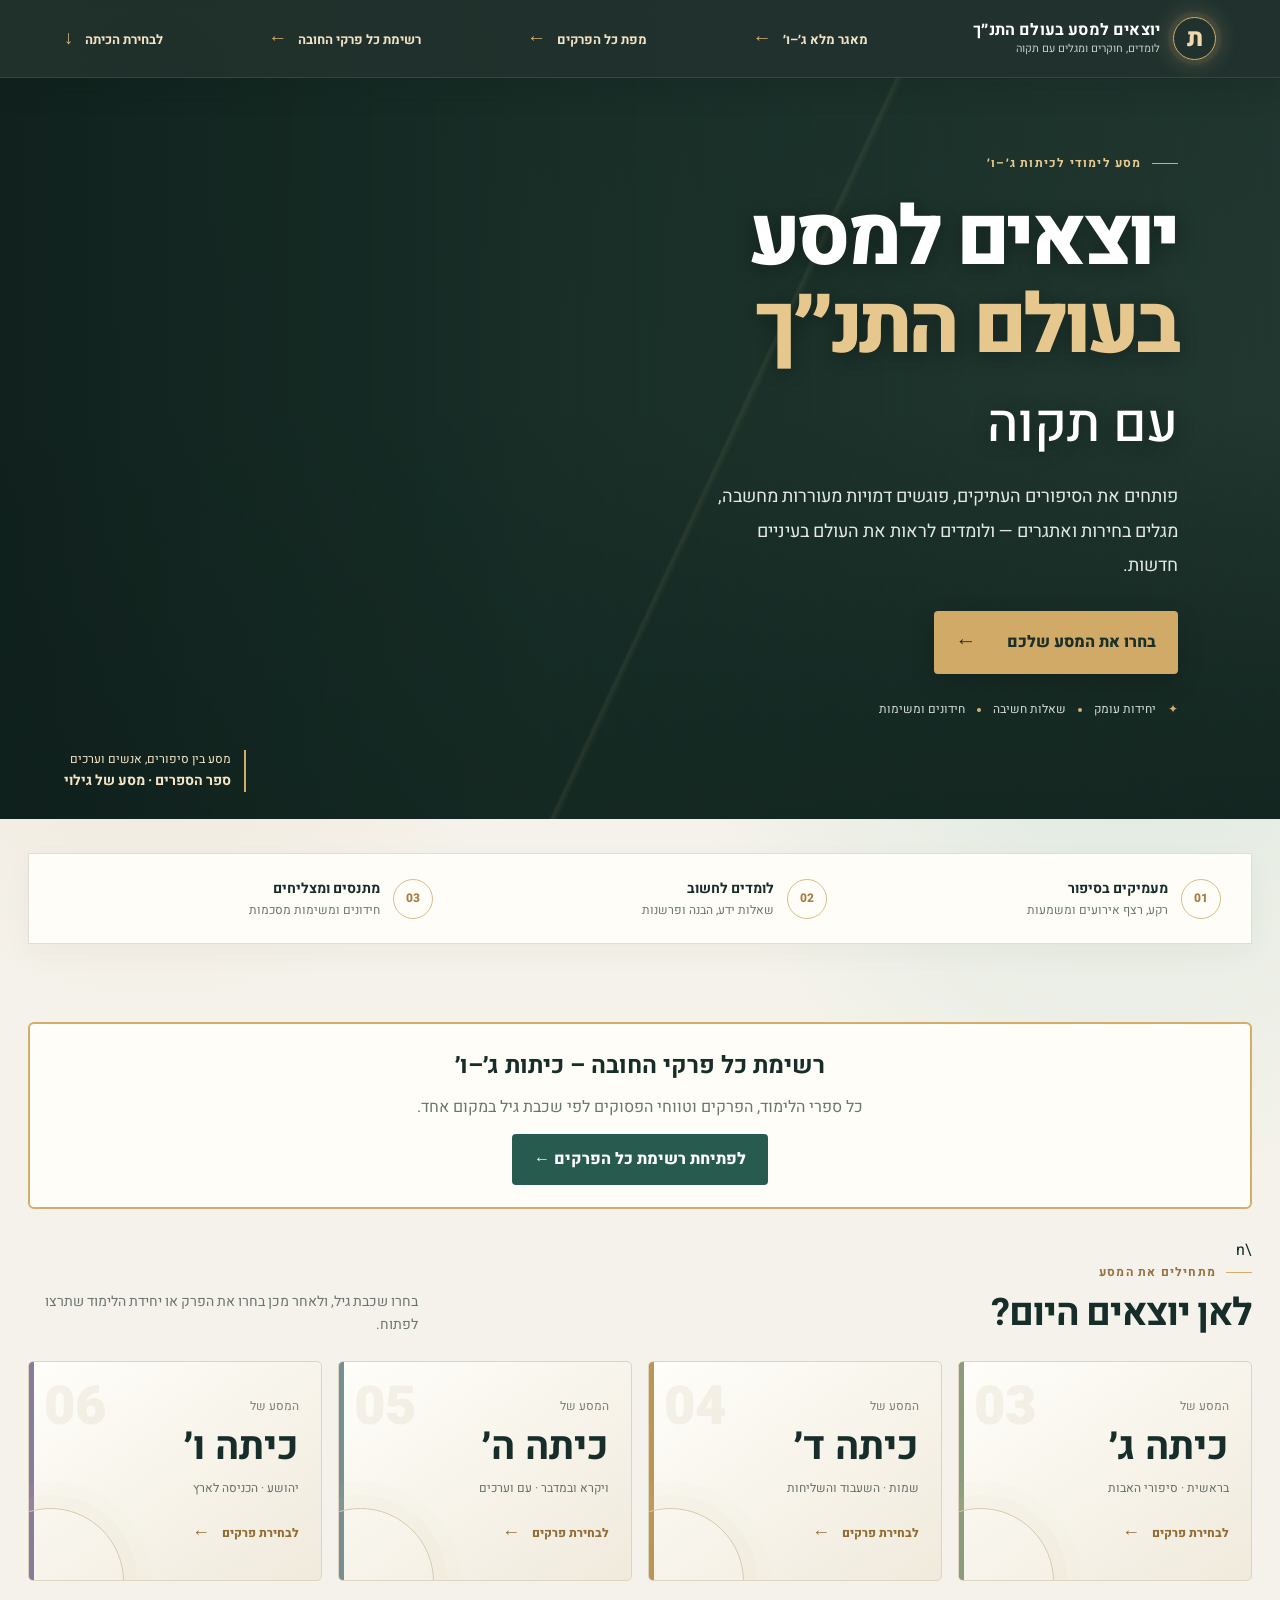
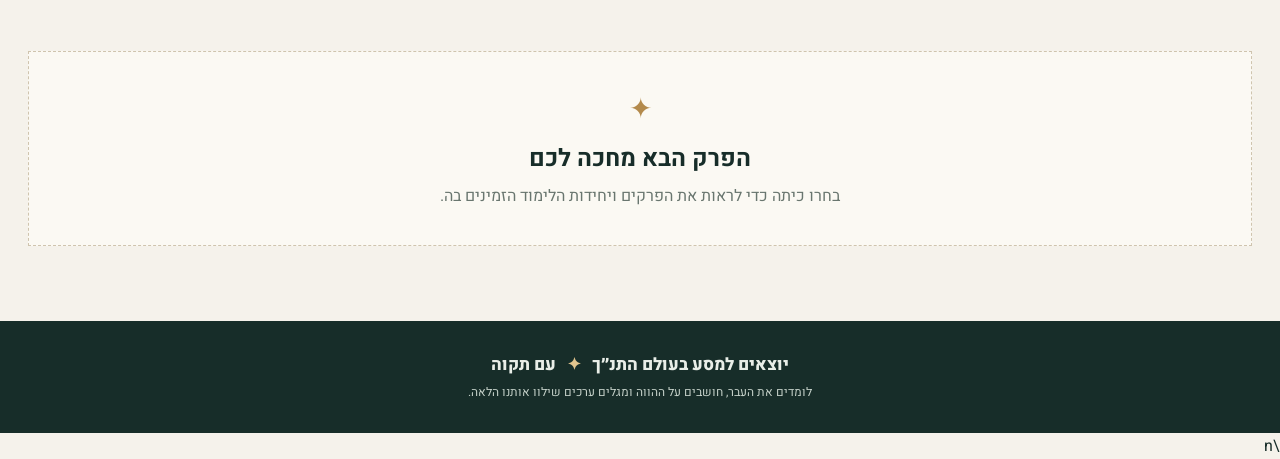
<file: index.html>
<!doctype html>
<html lang="he" dir="rtl">
<head>
<meta charset="utf-8"><meta name="viewport" content="width=device-width,initial-scale=1">
<meta name="theme-color" content="#142b28"><meta name="description" content="יוצאים למסע בעולם התנ״ך עם תקוה – סביבת למידה לתלמידי כיתות ג׳–ו׳">
<title>יוצאים למסע בעולם התנ״ך עם תקוה</title>
<link rel="manifest" href="manifest.webmanifest"><link rel="stylesheet" href="style.css?v=12">
</head>
<body>
<header class="topbar"><a class="brand" href="./"><span class="brand-seal">ת</span><span><strong>יוצאים למסע בעולם התנ״ך</strong><small>לומדים, חוקרים ומגלים עם תקוה</small></span></a><a class="top-link" href="curriculum-grades-3-6.html">מאגר מלא ג׳–ו׳ <span>←</span></a><a class="top-link" href="chapters.html">מפת כל הפרקים <span>←</span></a><a class="top-link" href="all-required-chapters.html">רשימת כל פרקי החובה <span>←</span></a><a class="top-link" href="#grades">לבחירת הכיתה <span>↓</span></a></header>
<main>
<section class="hero">
<div class="hero-shade"></div>
<div class="hero-copy"><div class="eyebrow"><span></span> מסע לימודי לכיתות ג׳–ו׳</div>
<h1>יוצאים למסע<br><em>בעולם התנ״ך</em><br><span class="with-name">עם תקוה</span></h1>
<p class="hero-lead">פותחים את הסיפורים העתיקים, פוגשים דמויות מעוררות מחשבה, מגלים בחירות ואתגרים — ולומדים לראות את העולם בעיניים חדשות.</p>
<a class="primary-cta" href="#grades">בחרו את המסע שלכם <b>←</b></a>
<div class="hero-proof"><span>✦</span> יחידות עומק <i></i> שאלות חשיבה <i></i> חידונים ומשימות</div></div>
<div class="hero-caption"><span>מסע בין סיפורים, אנשים וערכים</span><b>ספר הספרים · מסע של גילוי</b></div>
</section>
<section class="intro-strip"><div><span class="strip-icon">01</span><span><strong>מעמיקים בסיפור</strong><small>רקע, רצף אירועים ומשמעות</small></span></div><div><span class="strip-icon">02</span><span><strong>לומדים לחשוב</strong><small>שאלות ידע, הבנה ופרשנות</small></span></div><div><span class="strip-icon">03</span><span><strong>מתנסים ומצליחים</strong><small>חידונים ומשימות מסכמות</small></span></div></section>
<section style="margin:28px 0;padding:22px 24px;background:#fffdf8;border:2px solid #d5ad69;border-radius:6px;text-align:center"><h2 style="margin:0 0 8px">רשימת כל פרקי החובה – כיתות ג׳–ו׳</h2><p style="margin:0 0 14px;color:#69766f">כל ספרי הלימוד, הפרקים וטווחי הפסוקים לפי שכבת גיל במקום אחד.</p><a href="all-required-chapters.html" style="display:inline-block;background:#285b50;color:white;padding:12px 22px;border-radius:4px;font-weight:800">לפתיחת רשימת כל הפרקים ←</a></section>\n<section class="grades-section" id="grades"><div class="section-heading"><div><div class="eyebrow dark"><span></span> מתחילים את המסע</div><h2>לאן יוצאים היום?</h2></div><p>בחרו שכבת גיל, ולאחר מכן בחרו את הפרק או יחידת הלימוד שתרצו לפתוח.</p></div>
<div class="grade-grid">
<button class="grade-card grade-3" data-grade="3"><span class="grade-number">03</span><span class="grade-label">המסע של</span><strong>כיתה ג׳</strong><span class="grade-desc">בראשית · סיפורי האבות</span><span class="grade-action">לבחירת פרקים <b>←</b></span></button>
<button class="grade-card grade-4" data-grade="4"><span class="grade-number">04</span><span class="grade-label">המסע של</span><strong>כיתה ד׳</strong><span class="grade-desc">שמות · השעבוד והשליחות</span><span class="grade-action">לבחירת פרקים <b>←</b></span></button>
<button class="grade-card grade-5" data-grade="5"><span class="grade-number">05</span><span class="grade-label">המסע של</span><strong>כיתה ה׳</strong><span class="grade-desc">ויקרא ובמדבר · עם וערכים</span><span class="grade-action">לבחירת פרקים <b>←</b></span></button>
<button class="grade-card grade-6" data-grade="6"><span class="grade-number">06</span><span class="grade-label">המסע של</span><strong>כיתה ו׳</strong><span class="grade-desc">יהושע · הכניסה לארץ</span><span class="grade-action">לבחירת פרקים <b>←</b></span></button>
</div></section>
<section id="content" class="learning-area" aria-live="polite"><div class="empty-state"><span class="empty-star">✦</span><h2>הפרק הבא מחכה לכם</h2><p>בחרו כיתה כדי לראות את הפרקים ויחידות הלימוד הזמינים בה.</p></div></section>
</main><footer><div class="footer-brand">יוצאים למסע בעולם התנ״ך <span>✦</span> עם תקוה</div><p>לומדים את העבר, חושבים על ההווה ומגלים ערכים שילוו אותנו הלאה.</p></footer>
<script defer src="chapter-menu.js?v=2"></script><script defer src="app.js?v=19"></script><script>if("serviceWorker"in navigator){window.addEventListener("load",()=>navigator.serviceWorker.register("./service-worker.js"));}</script>
<script>
(function(){
  function removeCurriculumSource(){
    document.querySelectorAll("p,div,section,footer,small,li").forEach(function(el){
      if(el.children.length && Array.from(el.children).some(function(child){return /מקור תוכנית הלימודים/.test(child.textContent||"");})) return;
      var t=(el.textContent||"").replace(/\\s+/g," ");
      if(t.includes("מקור תוכנית הלימודים") && (t.includes("תנ״ך ממלכתי") || t.includes("תנ\"ך ממלכתי") || t.includes("929"))){
        el.remove();
      }
    });
  }
  removeCurriculumSource();
  new MutationObserver(removeCurriculumSource).observe(document.documentElement,{childList:true,subtree:true});
})();
</script>\n</body></html>
</file>
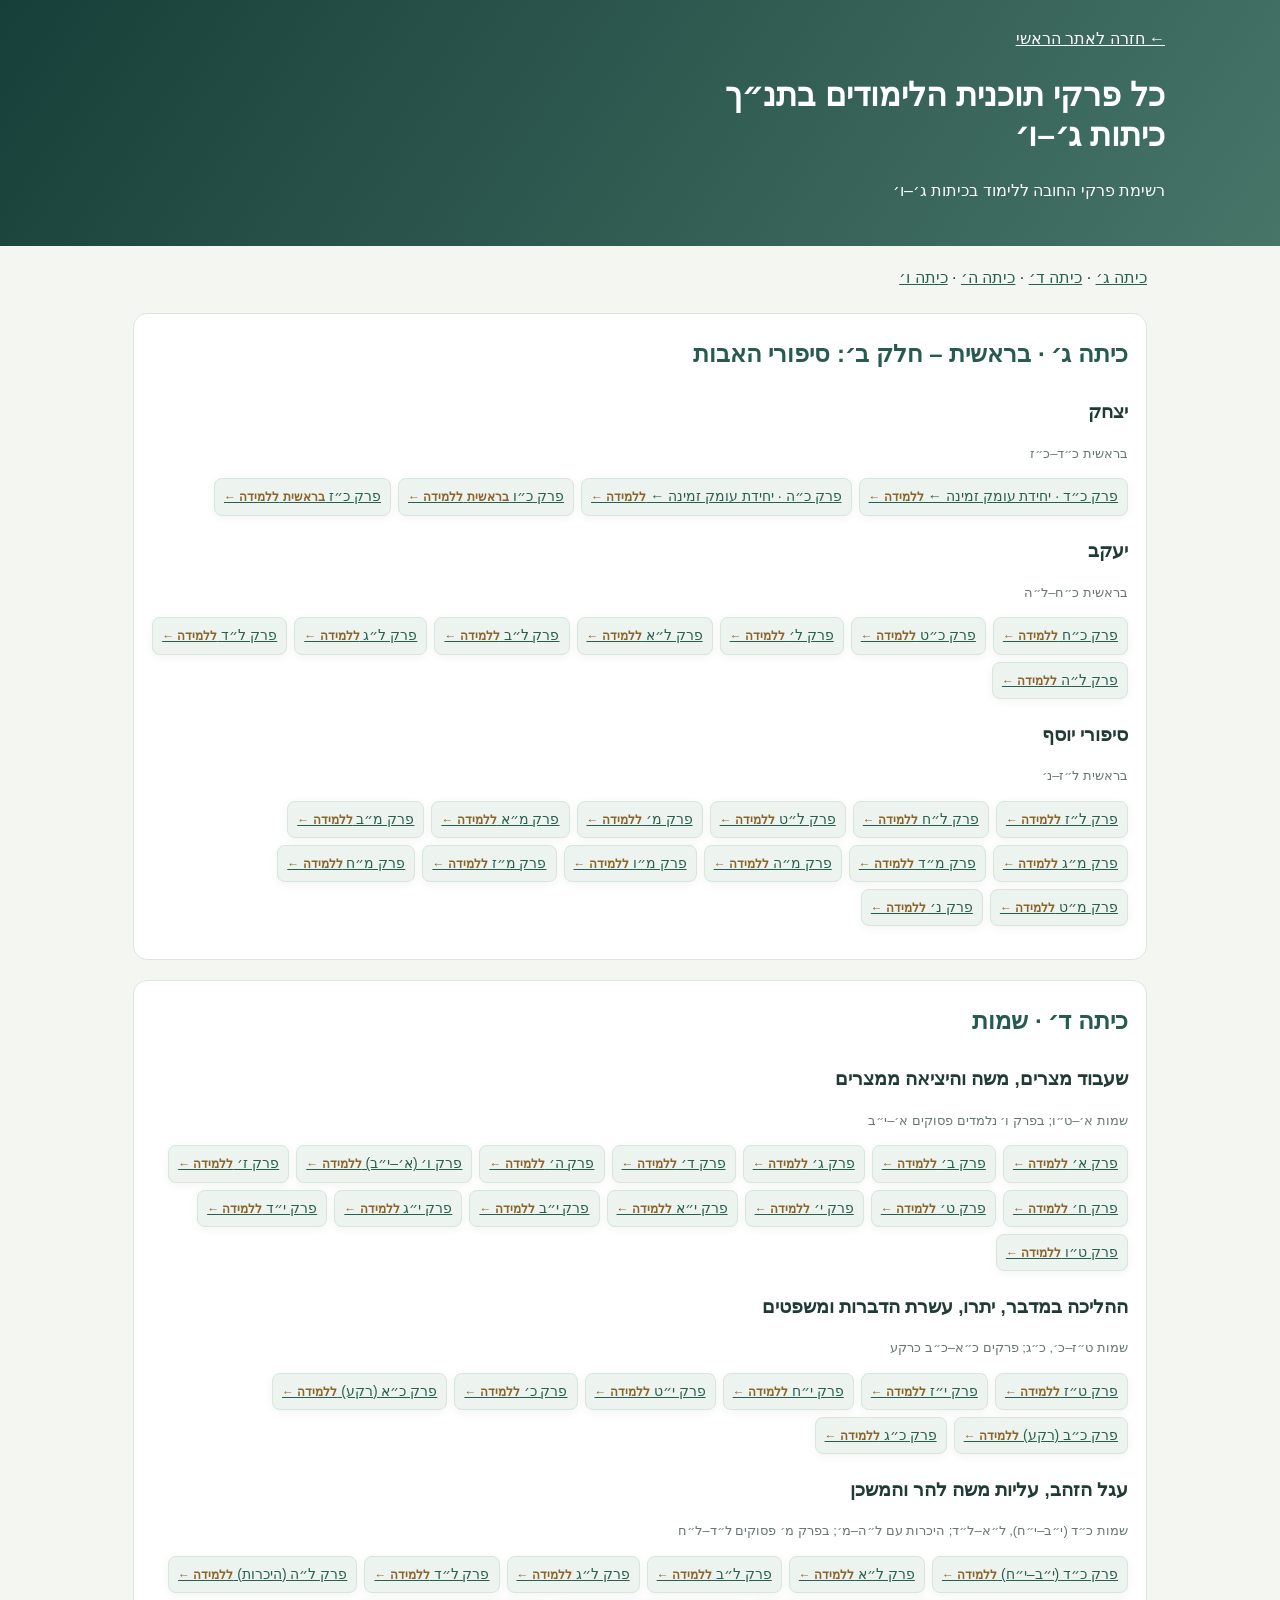
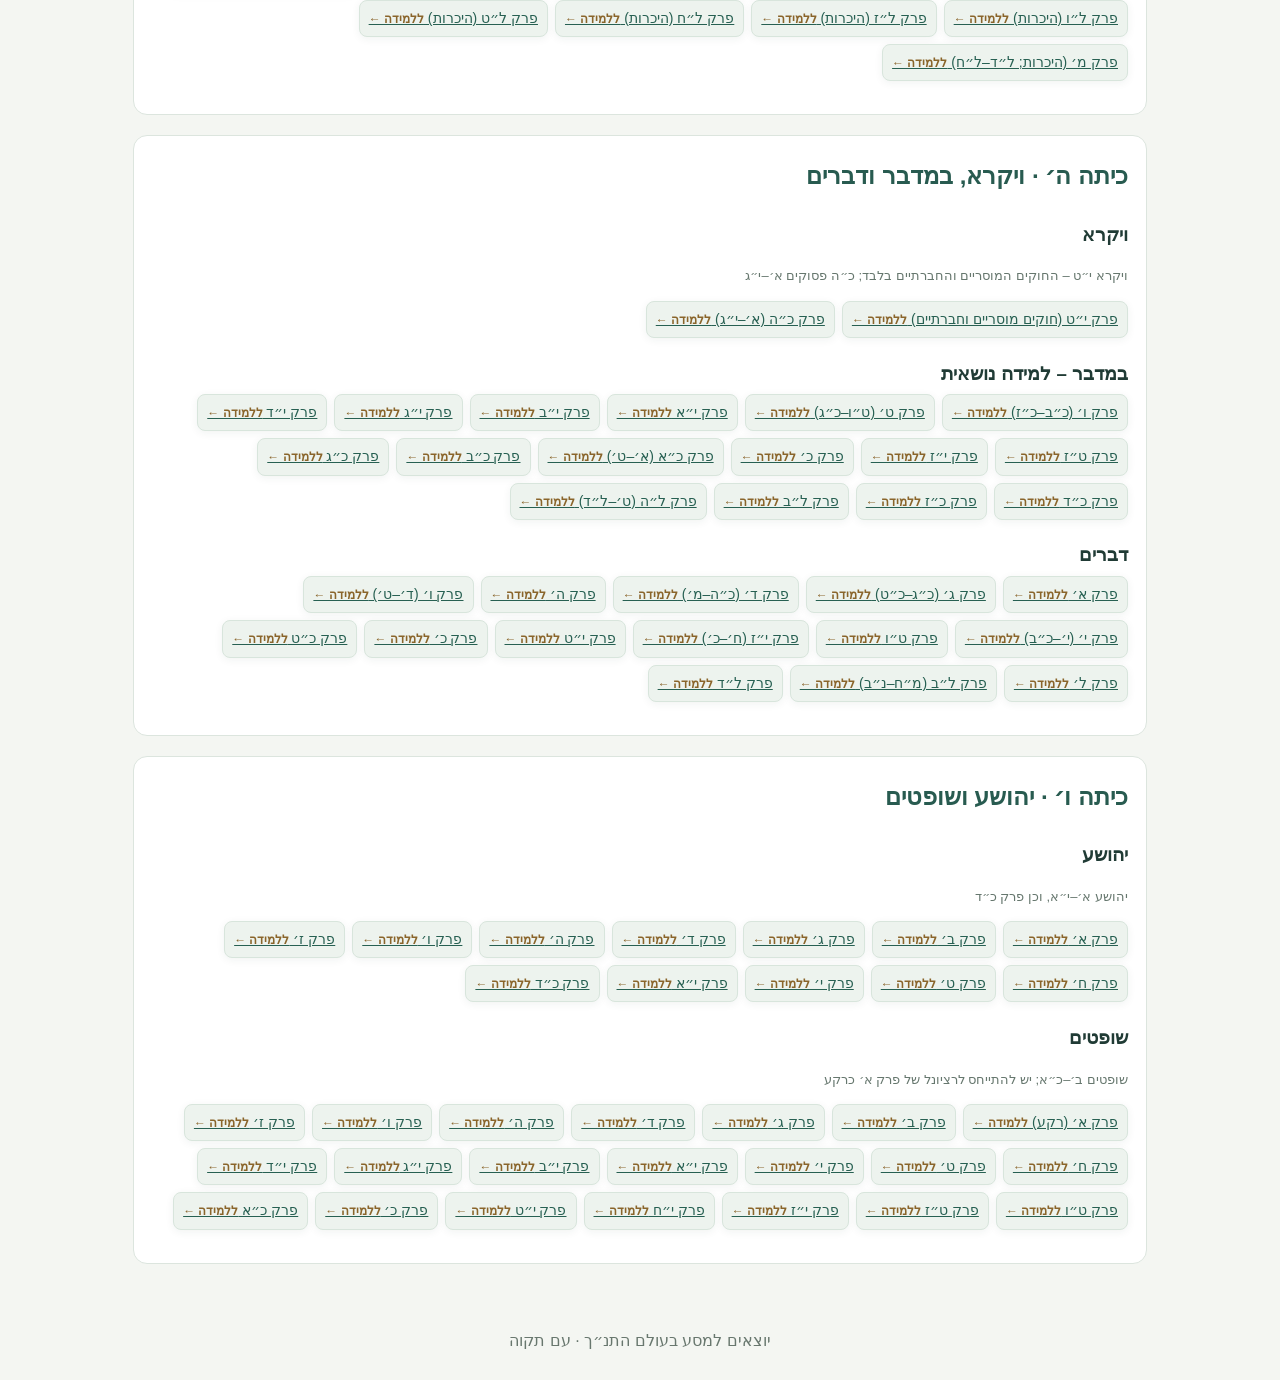
<file: all-required-chapters.html>
<!doctype html>
<html lang="he" dir="rtl"><head><meta charset="utf-8"><meta name="viewport" content="width=device-width,initial-scale=1"><title>רשימת כל פרקי החובה | תנ״ך ג׳–ו׳</title>
<style>
*{box-sizing:border-box}body{margin:0;background:#f4f6f2;color:#203b35;font-family:Arial,sans-serif;line-height:1.8}header{background:linear-gradient(125deg,#173f39,#477568);color:#fff;padding:25px 18px}header>div,main{max-width:1050px;margin:auto}a{color:#276052}header a{color:white}h1{line-height:1.25}main{padding:18px}.notice{background:#fff6df;border-right:4px solid #c89b4b;padding:13px 16px;border-radius:9px;margin:15px 0}.grade{background:white;border:1px solid #dce5de;border-radius:14px;padding:18px;margin:20px 0}.grade h2{color:#285b50;margin-top:0}.book{margin:15px 0}.book h3{margin-bottom:4px}.chapters{display:flex;flex-wrap:wrap;gap:7px}.chapter{background:#edf3ee;border:1px solid #d8e5dc;border-radius:8px;padding:5px 9px;font-size:14px}.chapter em{font-style:normal;color:#8b6a34;font-size:12px}.small{font-size:13px;color:#66776e}footer{text-align:center;padding:25px;color:#68776e}
</style><style>.chapter-study-link{box-shadow:0 2px 8px #193d3010}.chapter-study-link em{font-style:normal;color:#8a652b;font-weight:800}.chapter-study-link:hover{background:#e3eadf}</style></head><body><header><div><a href="./">← חזרה לאתר הראשי</a><h1>כל פרקי תוכנית הלימודים בתנ״ך<br>כיתות ג׳–ו׳</h1><p>רשימת פרקי החובה ללימוד בכיתות ג׳–ו׳</p></div></header><main>
<nav><a href="#g3">כיתה ג׳</a> · <a href="#g4">כיתה ד׳</a> · <a href="#g5">כיתה ה׳</a> · <a href="#g6">כיתה ו׳</a></nav>
<section class="grade" id="g3"><h2>כיתה ג׳ · בראשית – חלק ב׳: סיפורי האבות</h2>
<div class="book"><h3>יצחק</h3><p class="small">בראשית כ״ד–כ״ז</p><div class="chapters"><a class="chapter chapter-study-link" href="curriculum-grades-3-6.html#g3-u1" title="פתיחת יחידת הלימוד הכוללת סיכום, שאלות ומשחק">פרק כ״ד · יחידת עומק זמינה ← <em>ללמידה ←</em></a><a class="chapter chapter-study-link" href="curriculum-grades-3-6.html#g3-u1" title="פתיחת יחידת הלימוד הכוללת סיכום, שאלות ומשחק">פרק כ״ה · יחידת עומק זמינה ← <em>ללמידה ←</em></a><a class="chapter chapter-study-link" href="curriculum-grades-3-6.html#g3-u1" title="פתיחת יחידת הלימוד הכוללת סיכום, שאלות ומשחק">פרק כ״ו <em>בראשית</em> <em>ללמידה ←</em></a><a class="chapter chapter-study-link" href="curriculum-grades-3-6.html#g3-u1" title="פתיחת יחידת הלימוד הכוללת סיכום, שאלות ומשחק">פרק כ״ז <em>בראשית</em> <em>ללמידה ←</em></a></div></div>
<div class="book"><h3>יעקב</h3><p class="small">בראשית כ״ח–ל״ה</p><div class="chapters"><a class="chapter chapter-study-link" href="curriculum-grades-3-6.html#g3-u2" title="פתיחת יחידת הלימוד הכוללת סיכום, שאלות ומשחק">פרק כ״ח <em>ללמידה ←</em></a><a class="chapter chapter-study-link" href="curriculum-grades-3-6.html#g3-u2" title="פתיחת יחידת הלימוד הכוללת סיכום, שאלות ומשחק">פרק כ״ט <em>ללמידה ←</em></a><a class="chapter chapter-study-link" href="curriculum-grades-3-6.html#g3-u2" title="פתיחת יחידת הלימוד הכוללת סיכום, שאלות ומשחק">פרק ל׳ <em>ללמידה ←</em></a><a class="chapter chapter-study-link" href="curriculum-grades-3-6.html#g3-u2" title="פתיחת יחידת הלימוד הכוללת סיכום, שאלות ומשחק">פרק ל״א <em>ללמידה ←</em></a><a class="chapter chapter-study-link" href="curriculum-grades-3-6.html#g3-u2" title="פתיחת יחידת הלימוד הכוללת סיכום, שאלות ומשחק">פרק ל״ב <em>ללמידה ←</em></a><a class="chapter chapter-study-link" href="curriculum-grades-3-6.html#g3-u2" title="פתיחת יחידת הלימוד הכוללת סיכום, שאלות ומשחק">פרק ל״ג <em>ללמידה ←</em></a><a class="chapter chapter-study-link" href="curriculum-grades-3-6.html#g3-u2" title="פתיחת יחידת הלימוד הכוללת סיכום, שאלות ומשחק">פרק ל״ד <em>ללמידה ←</em></a><a class="chapter chapter-study-link" href="curriculum-grades-3-6.html#g3-u2" title="פתיחת יחידת הלימוד הכוללת סיכום, שאלות ומשחק">פרק ל״ה <em>ללמידה ←</em></a></div></div>
<div class="book"><h3>סיפורי יוסף</h3><p class="small">בראשית ל״ז–נ׳</p><div class="chapters"><a class="chapter chapter-study-link" href="curriculum-grades-3-6.html#g3-u3" title="פתיחת יחידת הלימוד הכוללת סיכום, שאלות ומשחק">פרק ל״ז <em>ללמידה ←</em></a><a class="chapter chapter-study-link" href="curriculum-grades-3-6.html#g3-u3" title="פתיחת יחידת הלימוד הכוללת סיכום, שאלות ומשחק">פרק ל״ח <em>ללמידה ←</em></a><a class="chapter chapter-study-link" href="curriculum-grades-3-6.html#g3-u3" title="פתיחת יחידת הלימוד הכוללת סיכום, שאלות ומשחק">פרק ל״ט <em>ללמידה ←</em></a><a class="chapter chapter-study-link" href="curriculum-grades-3-6.html#g3-u3" title="פתיחת יחידת הלימוד הכוללת סיכום, שאלות ומשחק">פרק מ׳ <em>ללמידה ←</em></a><a class="chapter chapter-study-link" href="curriculum-grades-3-6.html#g3-u3" title="פתיחת יחידת הלימוד הכוללת סיכום, שאלות ומשחק">פרק מ״א <em>ללמידה ←</em></a><a class="chapter chapter-study-link" href="curriculum-grades-3-6.html#g3-u3" title="פתיחת יחידת הלימוד הכוללת סיכום, שאלות ומשחק">פרק מ״ב <em>ללמידה ←</em></a><a class="chapter chapter-study-link" href="curriculum-grades-3-6.html#g3-u3" title="פתיחת יחידת הלימוד הכוללת סיכום, שאלות ומשחק">פרק מ״ג <em>ללמידה ←</em></a><a class="chapter chapter-study-link" href="curriculum-grades-3-6.html#g3-u3" title="פתיחת יחידת הלימוד הכוללת סיכום, שאלות ומשחק">פרק מ״ד <em>ללמידה ←</em></a><a class="chapter chapter-study-link" href="curriculum-grades-3-6.html#g3-u3" title="פתיחת יחידת הלימוד הכוללת סיכום, שאלות ומשחק">פרק מ״ה <em>ללמידה ←</em></a><a class="chapter chapter-study-link" href="curriculum-grades-3-6.html#g3-u3" title="פתיחת יחידת הלימוד הכוללת סיכום, שאלות ומשחק">פרק מ״ו <em>ללמידה ←</em></a><a class="chapter chapter-study-link" href="curriculum-grades-3-6.html#g3-u3" title="פתיחת יחידת הלימוד הכוללת סיכום, שאלות ומשחק">פרק מ״ז <em>ללמידה ←</em></a><a class="chapter chapter-study-link" href="curriculum-grades-3-6.html#g3-u3" title="פתיחת יחידת הלימוד הכוללת סיכום, שאלות ומשחק">פרק מ״ח <em>ללמידה ←</em></a><a class="chapter chapter-study-link" href="curriculum-grades-3-6.html#g3-u3" title="פתיחת יחידת הלימוד הכוללת סיכום, שאלות ומשחק">פרק מ״ט <em>ללמידה ←</em></a><a class="chapter chapter-study-link" href="curriculum-grades-3-6.html#g3-u3" title="פתיחת יחידת הלימוד הכוללת סיכום, שאלות ומשחק">פרק נ׳ <em>ללמידה ←</em></a></div></div></section>
<section class="grade" id="g4"><h2>כיתה ד׳ · שמות</h2>
<div class="book"><h3>שעבוד מצרים, משה והיציאה ממצרים</h3><p class="small">שמות א׳–ט״ו; בפרק ו׳ נלמדים פסוקים א׳–י״ב</p><div class="chapters"><a class="chapter chapter-study-link" href="curriculum-grades-3-6.html#g4-u1" title="פתיחת יחידת הלימוד הכוללת סיכום, שאלות ומשחק">פרק א׳ <em>ללמידה ←</em></a><a class="chapter chapter-study-link" href="curriculum-grades-3-6.html#g4-u1" title="פתיחת יחידת הלימוד הכוללת סיכום, שאלות ומשחק">פרק ב׳ <em>ללמידה ←</em></a><a class="chapter chapter-study-link" href="curriculum-grades-3-6.html#g4-u1" title="פתיחת יחידת הלימוד הכוללת סיכום, שאלות ומשחק">פרק ג׳ <em>ללמידה ←</em></a><a class="chapter chapter-study-link" href="curriculum-grades-3-6.html#g4-u1" title="פתיחת יחידת הלימוד הכוללת סיכום, שאלות ומשחק">פרק ד׳ <em>ללמידה ←</em></a><a class="chapter chapter-study-link" href="curriculum-grades-3-6.html#g4-u1" title="פתיחת יחידת הלימוד הכוללת סיכום, שאלות ומשחק">פרק ה׳ <em>ללמידה ←</em></a><a class="chapter chapter-study-link" href="curriculum-grades-3-6.html#g4-u1" title="פתיחת יחידת הלימוד הכוללת סיכום, שאלות ומשחק">פרק ו׳ (א׳–י״ב) <em>ללמידה ←</em></a><a class="chapter chapter-study-link" href="curriculum-grades-3-6.html#g4-u2" title="פתיחת יחידת הלימוד הכוללת סיכום, שאלות ומשחק">פרק ז׳ <em>ללמידה ←</em></a><a class="chapter chapter-study-link" href="curriculum-grades-3-6.html#g4-u2" title="פתיחת יחידת הלימוד הכוללת סיכום, שאלות ומשחק">פרק ח׳ <em>ללמידה ←</em></a><a class="chapter chapter-study-link" href="curriculum-grades-3-6.html#g4-u2" title="פתיחת יחידת הלימוד הכוללת סיכום, שאלות ומשחק">פרק ט׳ <em>ללמידה ←</em></a><a class="chapter chapter-study-link" href="curriculum-grades-3-6.html#g4-u2" title="פתיחת יחידת הלימוד הכוללת סיכום, שאלות ומשחק">פרק י׳ <em>ללמידה ←</em></a><a class="chapter chapter-study-link" href="curriculum-grades-3-6.html#g4-u2" title="פתיחת יחידת הלימוד הכוללת סיכום, שאלות ומשחק">פרק י״א <em>ללמידה ←</em></a><a class="chapter chapter-study-link" href="curriculum-grades-3-6.html#g4-u2" title="פתיחת יחידת הלימוד הכוללת סיכום, שאלות ומשחק">פרק י״ב <em>ללמידה ←</em></a><a class="chapter chapter-study-link" href="curriculum-grades-3-6.html#g4-u2" title="פתיחת יחידת הלימוד הכוללת סיכום, שאלות ומשחק">פרק י״ג <em>ללמידה ←</em></a><a class="chapter chapter-study-link" href="curriculum-grades-3-6.html#g4-u2" title="פתיחת יחידת הלימוד הכוללת סיכום, שאלות ומשחק">פרק י״ד <em>ללמידה ←</em></a><a class="chapter chapter-study-link" href="curriculum-grades-3-6.html#g4-u2" title="פתיחת יחידת הלימוד הכוללת סיכום, שאלות ומשחק">פרק ט״ו <em>ללמידה ←</em></a></div></div>
<div class="book"><h3>ההליכה במדבר, יתרו, עשרת הדברות ומשפטים</h3><p class="small">שמות ט״ז–כ׳, כ״ג; פרקים כ״א–כ״ב כרקע</p><div class="chapters"><a class="chapter chapter-study-link" href="curriculum-grades-3-6.html#g4-u3" title="פתיחת יחידת הלימוד הכוללת סיכום, שאלות ומשחק">פרק ט״ז <em>ללמידה ←</em></a><a class="chapter chapter-study-link" href="curriculum-grades-3-6.html#g4-u3" title="פתיחת יחידת הלימוד הכוללת סיכום, שאלות ומשחק">פרק י״ז <em>ללמידה ←</em></a><a class="chapter chapter-study-link" href="curriculum-grades-3-6.html#g4-u4" title="פתיחת יחידת הלימוד הכוללת סיכום, שאלות ומשחק">פרק י״ח <em>ללמידה ←</em></a><a class="chapter chapter-study-link" href="curriculum-grades-3-6.html#g4-u4" title="פתיחת יחידת הלימוד הכוללת סיכום, שאלות ומשחק">פרק י״ט <em>ללמידה ←</em></a><a class="chapter chapter-study-link" href="curriculum-grades-3-6.html#g4-u4" title="פתיחת יחידת הלימוד הכוללת סיכום, שאלות ומשחק">פרק כ׳ <em>ללמידה ←</em></a><a class="chapter chapter-study-link" href="curriculum-grades-3-6.html#g4-u4" title="פתיחת יחידת הלימוד הכוללת סיכום, שאלות ומשחק">פרק כ״א (רקע) <em>ללמידה ←</em></a><a class="chapter chapter-study-link" href="curriculum-grades-3-6.html#g4-u4" title="פתיחת יחידת הלימוד הכוללת סיכום, שאלות ומשחק">פרק כ״ב (רקע) <em>ללמידה ←</em></a><a class="chapter chapter-study-link" href="curriculum-grades-3-6.html#g4-u4" title="פתיחת יחידת הלימוד הכוללת סיכום, שאלות ומשחק">פרק כ״ג <em>ללמידה ←</em></a></div></div>
<div class="book"><h3>עגל הזהב, עליות משה להר והמשכן</h3><p class="small">שמות כ״ד (י״ב–י״ח), ל״א–ל״ד; היכרות עם ל״ה–מ׳; בפרק מ׳ פסוקים ל״ד–ל״ח</p><div class="chapters"><a class="chapter chapter-study-link" href="curriculum-grades-3-6.html#g4-u5" title="פתיחת יחידת הלימוד הכוללת סיכום, שאלות ומשחק">פרק כ״ד (י״ב–י״ח) <em>ללמידה ←</em></a><a class="chapter chapter-study-link" href="curriculum-grades-3-6.html#g4-u5" title="פתיחת יחידת הלימוד הכוללת סיכום, שאלות ומשחק">פרק ל״א <em>ללמידה ←</em></a><a class="chapter chapter-study-link" href="curriculum-grades-3-6.html#g4-u5" title="פתיחת יחידת הלימוד הכוללת סיכום, שאלות ומשחק">פרק ל״ב <em>ללמידה ←</em></a><a class="chapter chapter-study-link" href="curriculum-grades-3-6.html#g4-u5" title="פתיחת יחידת הלימוד הכוללת סיכום, שאלות ומשחק">פרק ל״ג <em>ללמידה ←</em></a><a class="chapter chapter-study-link" href="curriculum-grades-3-6.html#g4-u5" title="פתיחת יחידת הלימוד הכוללת סיכום, שאלות ומשחק">פרק ל״ד <em>ללמידה ←</em></a><a class="chapter chapter-study-link" href="curriculum-grades-3-6.html#g4-u5" title="פתיחת יחידת הלימוד הכוללת סיכום, שאלות ומשחק">פרק ל״ה (היכרות) <em>ללמידה ←</em></a><a class="chapter chapter-study-link" href="curriculum-grades-3-6.html#g4-u5" title="פתיחת יחידת הלימוד הכוללת סיכום, שאלות ומשחק">פרק ל״ו (היכרות) <em>ללמידה ←</em></a><a class="chapter chapter-study-link" href="curriculum-grades-3-6.html#g4-u5" title="פתיחת יחידת הלימוד הכוללת סיכום, שאלות ומשחק">פרק ל״ז (היכרות) <em>ללמידה ←</em></a><a class="chapter chapter-study-link" href="curriculum-grades-3-6.html#g4-u5" title="פתיחת יחידת הלימוד הכוללת סיכום, שאלות ומשחק">פרק ל״ח (היכרות) <em>ללמידה ←</em></a><a class="chapter chapter-study-link" href="curriculum-grades-3-6.html#g4-u5" title="פתיחת יחידת הלימוד הכוללת סיכום, שאלות ומשחק">פרק ל״ט (היכרות) <em>ללמידה ←</em></a><a class="chapter chapter-study-link" href="curriculum-grades-3-6.html#g4-u5" title="פתיחת יחידת הלימוד הכוללת סיכום, שאלות ומשחק">פרק מ׳ (היכרות; ל״ד–ל״ח) <em>ללמידה ←</em></a></div></div></section>
<section class="grade" id="g5"><h2>כיתה ה׳ · ויקרא, במדבר ודברים</h2>
<div class="book"><h3>ויקרא</h3><p class="small">ויקרא י״ט – החוקים המוסריים והחברתיים בלבד; כ״ה פסוקים א׳–י״ג</p><div class="chapters"><a class="chapter chapter-study-link" href="curriculum-grades-3-6.html#g5-u1" title="פתיחת יחידת הלימוד הכוללת סיכום, שאלות ומשחק">פרק י״ט (חוקים מוסריים וחברתיים) <em>ללמידה ←</em></a><a class="chapter chapter-study-link" href="curriculum-grades-3-6.html#g5-u1" title="פתיחת יחידת הלימוד הכוללת סיכום, שאלות ומשחק">פרק כ״ה (א׳–י״ג) <em>ללמידה ←</em></a></div></div>
<div class="book"><h3>במדבר – למידה נושאית</h3><div class="chapters"><a class="chapter chapter-study-link" href="curriculum-grades-3-6.html#g5-u2" title="פתיחת יחידת הלימוד הכוללת סיכום, שאלות ומשחק">פרק ו׳ (כ״ב–כ״ז) <em>ללמידה ←</em></a><a class="chapter chapter-study-link" href="curriculum-grades-3-6.html#g5-u2" title="פתיחת יחידת הלימוד הכוללת סיכום, שאלות ומשחק">פרק ט׳ (ט״ו–כ״ג) <em>ללמידה ←</em></a><a class="chapter chapter-study-link" href="curriculum-grades-3-6.html#g5-u3" title="פתיחת יחידת הלימוד הכוללת סיכום, שאלות ומשחק">פרק י״א <em>ללמידה ←</em></a><a class="chapter chapter-study-link" href="curriculum-grades-3-6.html#g5-u3" title="פתיחת יחידת הלימוד הכוללת סיכום, שאלות ומשחק">פרק י״ב <em>ללמידה ←</em></a><a class="chapter chapter-study-link" href="curriculum-grades-3-6.html#g5-u3" title="פתיחת יחידת הלימוד הכוללת סיכום, שאלות ומשחק">פרק י״ג <em>ללמידה ←</em></a><a class="chapter chapter-study-link" href="curriculum-grades-3-6.html#g5-u3" title="פתיחת יחידת הלימוד הכוללת סיכום, שאלות ומשחק">פרק י״ד <em>ללמידה ←</em></a><a class="chapter chapter-study-link" href="curriculum-grades-3-6.html#g5-u4" title="פתיחת יחידת הלימוד הכוללת סיכום, שאלות ומשחק">פרק ט״ז <em>ללמידה ←</em></a><a class="chapter chapter-study-link" href="curriculum-grades-3-6.html#g5-u4" title="פתיחת יחידת הלימוד הכוללת סיכום, שאלות ומשחק">פרק י״ז <em>ללמידה ←</em></a><a class="chapter chapter-study-link" href="curriculum-grades-3-6.html#g5-u4" title="פתיחת יחידת הלימוד הכוללת סיכום, שאלות ומשחק">פרק כ׳ <em>ללמידה ←</em></a><a class="chapter chapter-study-link" href="curriculum-grades-3-6.html#g5-u4" title="פתיחת יחידת הלימוד הכוללת סיכום, שאלות ומשחק">פרק כ״א (א׳–ט׳) <em>ללמידה ←</em></a><a class="chapter chapter-study-link" href="curriculum-grades-3-6.html#g5-u4" title="פתיחת יחידת הלימוד הכוללת סיכום, שאלות ומשחק">פרק כ״ב <em>ללמידה ←</em></a><a class="chapter chapter-study-link" href="curriculum-grades-3-6.html#g5-u4" title="פתיחת יחידת הלימוד הכוללת סיכום, שאלות ומשחק">פרק כ״ג <em>ללמידה ←</em></a><a class="chapter chapter-study-link" href="curriculum-grades-3-6.html#g5-u4" title="פתיחת יחידת הלימוד הכוללת סיכום, שאלות ומשחק">פרק כ״ד <em>ללמידה ←</em></a><a class="chapter chapter-study-link" href="curriculum-grades-3-6.html#g5-u5" title="פתיחת יחידת הלימוד הכוללת סיכום, שאלות ומשחק">פרק כ״ז <em>ללמידה ←</em></a><a class="chapter chapter-study-link" href="curriculum-grades-3-6.html#g5-u5" title="פתיחת יחידת הלימוד הכוללת סיכום, שאלות ומשחק">פרק ל״ב <em>ללמידה ←</em></a><a class="chapter chapter-study-link" href="curriculum-grades-3-6.html#g5-u5" title="פתיחת יחידת הלימוד הכוללת סיכום, שאלות ומשחק">פרק ל״ה (ט׳–ל״ד) <em>ללמידה ←</em></a></div></div>
<div class="book"><h3>דברים</h3><div class="chapters"><a class="chapter chapter-study-link" href="curriculum-grades-3-6.html#g5-u6" title="פתיחת יחידת הלימוד הכוללת סיכום, שאלות ומשחק">פרק א׳ <em>ללמידה ←</em></a><a class="chapter chapter-study-link" href="curriculum-grades-3-6.html#g5-u4" title="פתיחת יחידת הלימוד הכוללת סיכום, שאלות ומשחק">פרק ג׳ (כ״ג–כ״ט) <em>ללמידה ←</em></a><a class="chapter chapter-study-link" href="curriculum-grades-3-6.html#g5-u6" title="פתיחת יחידת הלימוד הכוללת סיכום, שאלות ומשחק">פרק ד׳ (כ״ה–מ׳) <em>ללמידה ←</em></a><a class="chapter chapter-study-link" href="curriculum-grades-3-6.html#g5-u6" title="פתיחת יחידת הלימוד הכוללת סיכום, שאלות ומשחק">פרק ה׳ <em>ללמידה ←</em></a><a class="chapter chapter-study-link" href="curriculum-grades-3-6.html#g5-u2" title="פתיחת יחידת הלימוד הכוללת סיכום, שאלות ומשחק">פרק ו׳ (ד׳–ט׳) <em>ללמידה ←</em></a><a class="chapter chapter-study-link" href="curriculum-grades-3-6.html#g5-u4" title="פתיחת יחידת הלימוד הכוללת סיכום, שאלות ומשחק">פרק י׳ (י׳–כ״ב) <em>ללמידה ←</em></a><a class="chapter chapter-study-link" href="curriculum-grades-3-6.html#g5-u6" title="פתיחת יחידת הלימוד הכוללת סיכום, שאלות ומשחק">פרק ט״ו <em>ללמידה ←</em></a><a class="chapter chapter-study-link" href="curriculum-grades-3-6.html#g5-u4" title="פתיחת יחידת הלימוד הכוללת סיכום, שאלות ומשחק">פרק י״ז (ח׳–כ׳) <em>ללמידה ←</em></a><a class="chapter chapter-study-link" href="curriculum-grades-3-6.html#g5-u6" title="פתיחת יחידת הלימוד הכוללת סיכום, שאלות ומשחק">פרק י״ט <em>ללמידה ←</em></a><a class="chapter chapter-study-link" href="curriculum-grades-3-6.html#g5-u4" title="פתיחת יחידת הלימוד הכוללת סיכום, שאלות ומשחק">פרק כ׳ <em>ללמידה ←</em></a><a class="chapter chapter-study-link" href="curriculum-grades-3-6.html#g5-u6" title="פתיחת יחידת הלימוד הכוללת סיכום, שאלות ומשחק">פרק כ״ט <em>ללמידה ←</em></a><a class="chapter chapter-study-link" href="curriculum-grades-3-6.html#g5-u6" title="פתיחת יחידת הלימוד הכוללת סיכום, שאלות ומשחק">פרק ל׳ <em>ללמידה ←</em></a><a class="chapter chapter-study-link" href="curriculum-grades-3-6.html#g5-u5" title="פתיחת יחידת הלימוד הכוללת סיכום, שאלות ומשחק">פרק ל״ב (מ״ח–נ״ב) <em>ללמידה ←</em></a><a class="chapter chapter-study-link" href="curriculum-grades-3-6.html#g5-u6" title="פתיחת יחידת הלימוד הכוללת סיכום, שאלות ומשחק">פרק ל״ד <em>ללמידה ←</em></a></div></div></section>
<section class="grade" id="g6"><h2>כיתה ו׳ · יהושע ושופטים</h2>
<div class="book"><h3>יהושע</h3><p class="small">יהושע א׳–י״א, וכן פרק כ״ד</p><div class="chapters"><a class="chapter chapter-study-link" href="curriculum-grades-3-6.html#g6-u3" title="פתיחת יחידת הלימוד הכוללת סיכום, שאלות ומשחק">פרק א׳ <em>ללמידה ←</em></a><a class="chapter chapter-study-link" href="curriculum-grades-3-6.html#g6-u3" title="פתיחת יחידת הלימוד הכוללת סיכום, שאלות ומשחק">פרק ב׳ <em>ללמידה ←</em></a><a class="chapter chapter-study-link" href="curriculum-grades-3-6.html#g6-u3" title="פתיחת יחידת הלימוד הכוללת סיכום, שאלות ומשחק">פרק ג׳ <em>ללמידה ←</em></a><a class="chapter chapter-study-link" href="curriculum-grades-3-6.html#g6-u3" title="פתיחת יחידת הלימוד הכוללת סיכום, שאלות ומשחק">פרק ד׳ <em>ללמידה ←</em></a><a class="chapter chapter-study-link" href="curriculum-grades-3-6.html#g6-u3" title="פתיחת יחידת הלימוד הכוללת סיכום, שאלות ומשחק">פרק ה׳ <em>ללמידה ←</em></a><a class="chapter chapter-study-link" href="curriculum-grades-3-6.html#g6-u3" title="פתיחת יחידת הלימוד הכוללת סיכום, שאלות ומשחק">פרק ו׳ <em>ללמידה ←</em></a><a class="chapter chapter-study-link" href="curriculum-grades-3-6.html#g6-u3" title="פתיחת יחידת הלימוד הכוללת סיכום, שאלות ומשחק">פרק ז׳ <em>ללמידה ←</em></a><a class="chapter chapter-study-link" href="curriculum-grades-3-6.html#g6-u3" title="פתיחת יחידת הלימוד הכוללת סיכום, שאלות ומשחק">פרק ח׳ <em>ללמידה ←</em></a><a class="chapter chapter-study-link" href="curriculum-grades-3-6.html#g6-u3" title="פתיחת יחידת הלימוד הכוללת סיכום, שאלות ומשחק">פרק ט׳ <em>ללמידה ←</em></a><a class="chapter chapter-study-link" href="curriculum-grades-3-6.html#g6-u3" title="פתיחת יחידת הלימוד הכוללת סיכום, שאלות ומשחק">פרק י׳ <em>ללמידה ←</em></a><a class="chapter chapter-study-link" href="curriculum-grades-3-6.html#g6-u3" title="פתיחת יחידת הלימוד הכוללת סיכום, שאלות ומשחק">פרק י״א <em>ללמידה ←</em></a><a class="chapter chapter-study-link" href="curriculum-grades-3-6.html#g6-u3" title="פתיחת יחידת הלימוד הכוללת סיכום, שאלות ומשחק">פרק כ״ד <em>ללמידה ←</em></a></div></div>
<div class="book"><h3>שופטים</h3><p class="small">שופטים ב׳–כ״א; יש להתייחס לרציונל של פרק א׳ כרקע</p><div class="chapters"><a class="chapter chapter-study-link" href="curriculum-grades-3-6.html#g6-u4" title="פתיחת יחידת הלימוד הכוללת סיכום, שאלות ומשחק">פרק א׳ (רקע) <em>ללמידה ←</em></a><a class="chapter chapter-study-link" href="curriculum-grades-3-6.html#g6-u4" title="פתיחת יחידת הלימוד הכוללת סיכום, שאלות ומשחק">פרק ב׳ <em>ללמידה ←</em></a><a class="chapter chapter-study-link" href="curriculum-grades-3-6.html#g6-u4" title="פתיחת יחידת הלימוד הכוללת סיכום, שאלות ומשחק">פרק ג׳ <em>ללמידה ←</em></a><a class="chapter chapter-study-link" href="curriculum-grades-3-6.html#g6-u4" title="פתיחת יחידת הלימוד הכוללת סיכום, שאלות ומשחק">פרק ד׳ <em>ללמידה ←</em></a><a class="chapter chapter-study-link" href="curriculum-grades-3-6.html#g6-u4" title="פתיחת יחידת הלימוד הכוללת סיכום, שאלות ומשחק">פרק ה׳ <em>ללמידה ←</em></a><a class="chapter chapter-study-link" href="curriculum-grades-3-6.html#g6-u4" title="פתיחת יחידת הלימוד הכוללת סיכום, שאלות ומשחק">פרק ו׳ <em>ללמידה ←</em></a><a class="chapter chapter-study-link" href="curriculum-grades-3-6.html#g6-u4" title="פתיחת יחידת הלימוד הכוללת סיכום, שאלות ומשחק">פרק ז׳ <em>ללמידה ←</em></a><a class="chapter chapter-study-link" href="curriculum-grades-3-6.html#g6-u4" title="פתיחת יחידת הלימוד הכוללת סיכום, שאלות ומשחק">פרק ח׳ <em>ללמידה ←</em></a><a class="chapter chapter-study-link" href="curriculum-grades-3-6.html#g6-u4" title="פתיחת יחידת הלימוד הכוללת סיכום, שאלות ומשחק">פרק ט׳ <em>ללמידה ←</em></a><a class="chapter chapter-study-link" href="curriculum-grades-3-6.html#g6-u4" title="פתיחת יחידת הלימוד הכוללת סיכום, שאלות ומשחק">פרק י׳ <em>ללמידה ←</em></a><a class="chapter chapter-study-link" href="curriculum-grades-3-6.html#g6-u4" title="פתיחת יחידת הלימוד הכוללת סיכום, שאלות ומשחק">פרק י״א <em>ללמידה ←</em></a><a class="chapter chapter-study-link" href="curriculum-grades-3-6.html#g6-u4" title="פתיחת יחידת הלימוד הכוללת סיכום, שאלות ומשחק">פרק י״ב <em>ללמידה ←</em></a><a class="chapter chapter-study-link" href="curriculum-grades-3-6.html#g6-u4" title="פתיחת יחידת הלימוד הכוללת סיכום, שאלות ומשחק">פרק י״ג <em>ללמידה ←</em></a><a class="chapter chapter-study-link" href="curriculum-grades-3-6.html#g6-u4" title="פתיחת יחידת הלימוד הכוללת סיכום, שאלות ומשחק">פרק י״ד <em>ללמידה ←</em></a><a class="chapter chapter-study-link" href="curriculum-grades-3-6.html#g6-u4" title="פתיחת יחידת הלימוד הכוללת סיכום, שאלות ומשחק">פרק ט״ו <em>ללמידה ←</em></a><a class="chapter chapter-study-link" href="curriculum-grades-3-6.html#g6-u4" title="פתיחת יחידת הלימוד הכוללת סיכום, שאלות ומשחק">פרק ט״ז <em>ללמידה ←</em></a><a class="chapter chapter-study-link" href="curriculum-grades-3-6.html#g6-u4" title="פתיחת יחידת הלימוד הכוללת סיכום, שאלות ומשחק">פרק י״ז <em>ללמידה ←</em></a><a class="chapter chapter-study-link" href="curriculum-grades-3-6.html#g6-u4" title="פתיחת יחידת הלימוד הכוללת סיכום, שאלות ומשחק">פרק י״ח <em>ללמידה ←</em></a><a class="chapter chapter-study-link" href="curriculum-grades-3-6.html#g6-u4" title="פתיחת יחידת הלימוד הכוללת סיכום, שאלות ומשחק">פרק י״ט <em>ללמידה ←</em></a><a class="chapter chapter-study-link" href="curriculum-grades-3-6.html#g6-u4" title="פתיחת יחידת הלימוד הכוללת סיכום, שאלות ומשחק">פרק כ׳ <em>ללמידה ←</em></a><a class="chapter chapter-study-link" href="curriculum-grades-3-6.html#g6-u4" title="פתיחת יחידת הלימוד הכוללת סיכום, שאלות ומשחק">פרק כ״א <em>ללמידה ←</em></a></div></div></section>
</main><footer>יוצאים למסע בעולם התנ״ך · עם תקוה</footer></body></html>
</file>
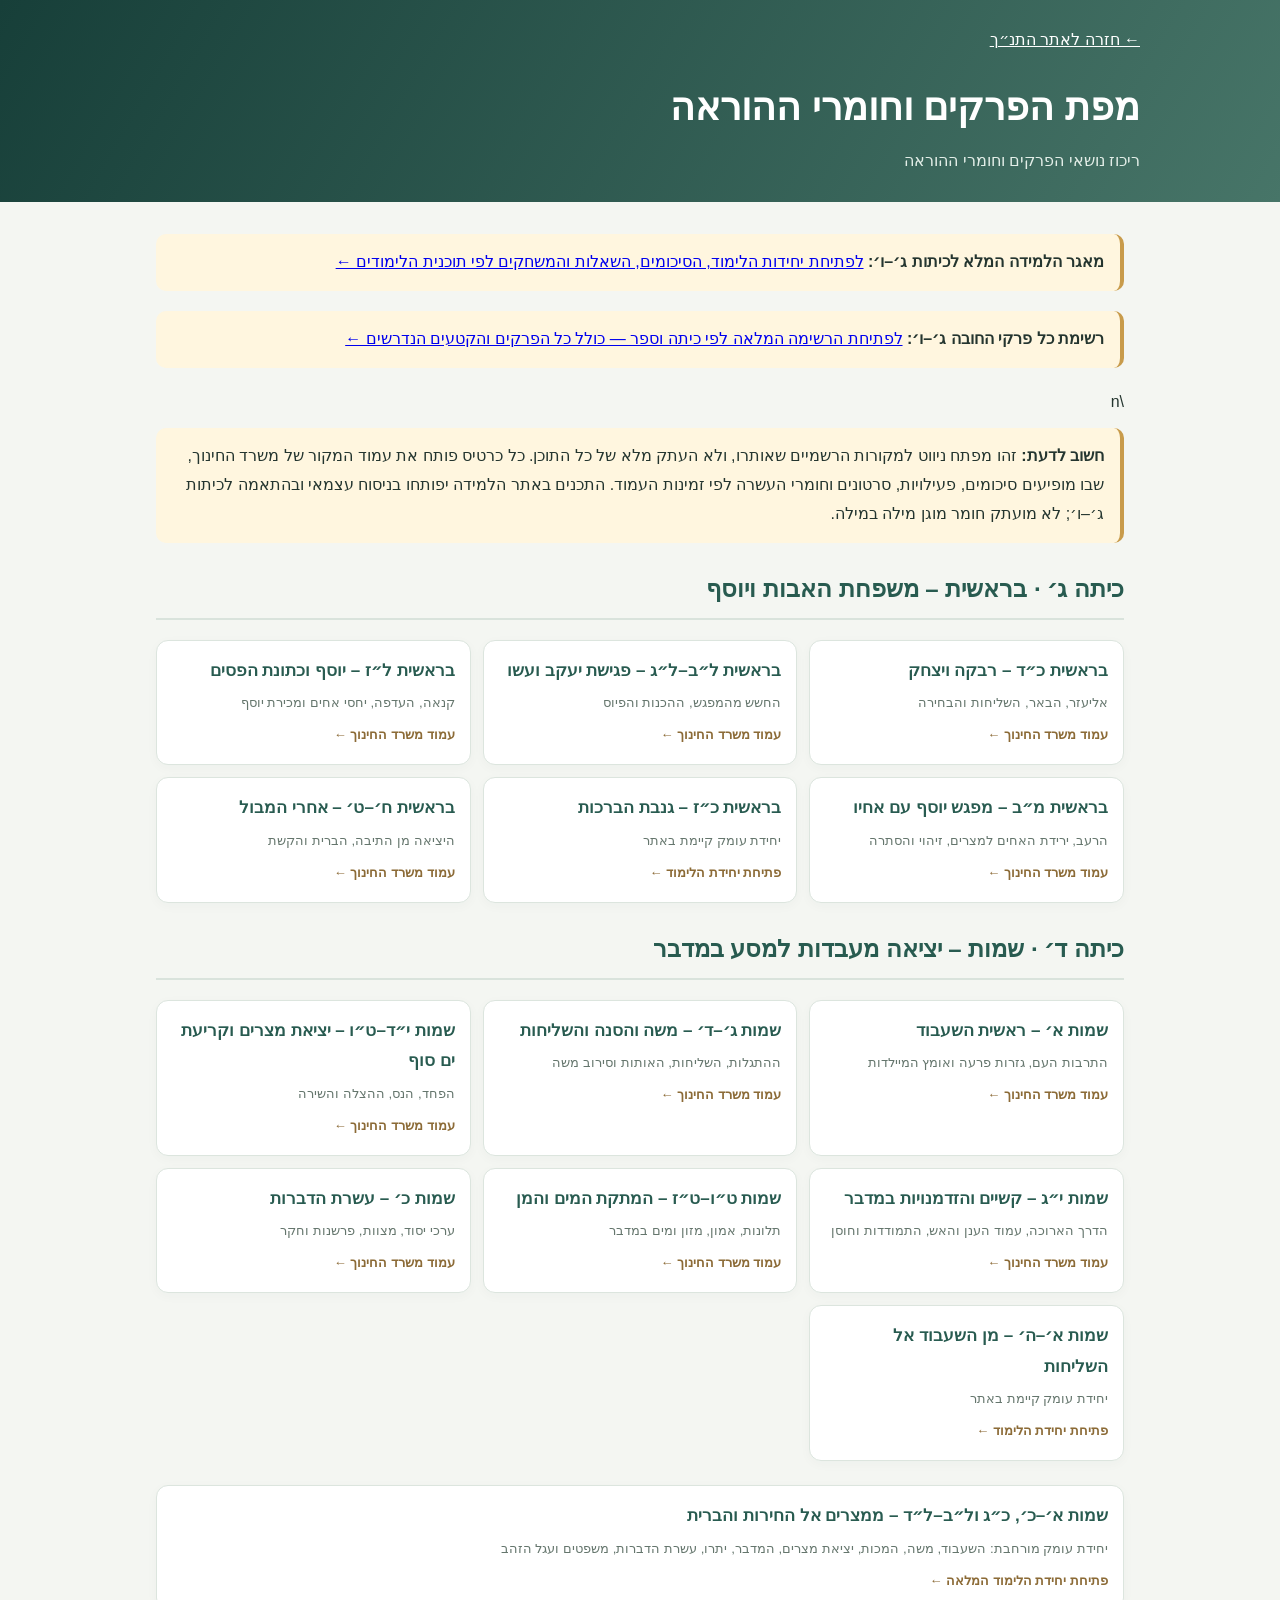
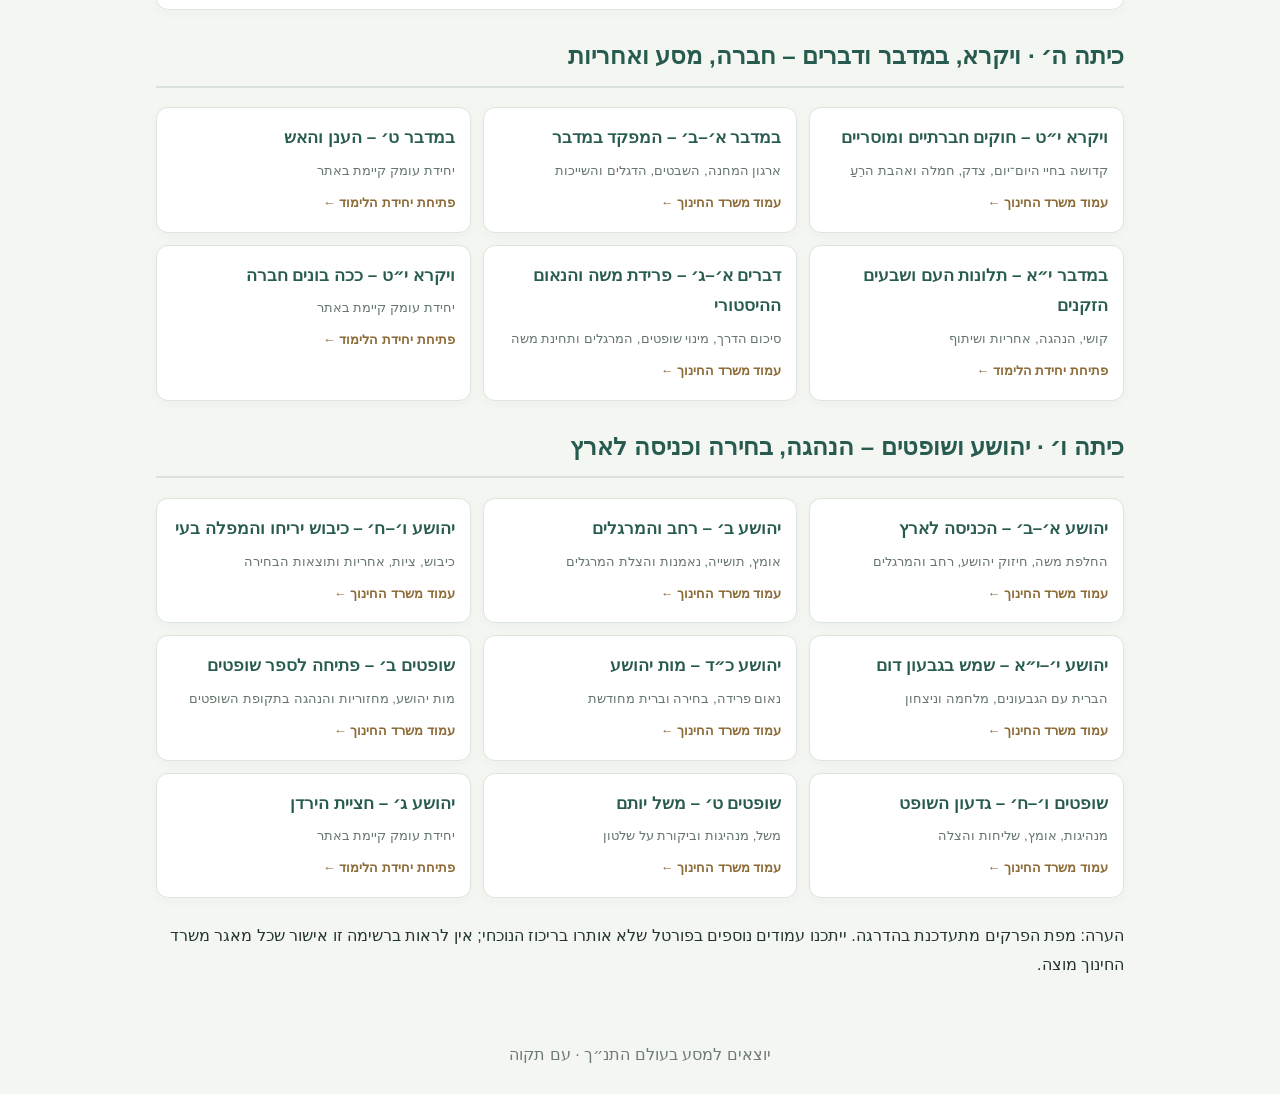
<file: chapters.html>
<!doctype html>
<html lang="he" dir="rtl"><head><meta charset="utf-8"><meta name="viewport" content="width=device-width,initial-scale=1"><meta name="theme-color" content="#173f39"><title>מפת הפרקים וחומרי משרד החינוך | יוצאים למסע בעולם התנ״ך</title>
<style>
*{box-sizing:border-box}body{margin:0;background:#f4f6f2;color:#24352f;font-family:Arial,sans-serif;line-height:1.8}header{background:linear-gradient(120deg,#173f39,#477568);color:#fff;padding:26px 18px}header div,main{max-width:1000px;margin:auto}h1{font-size:clamp(26px,5vw,38px);margin:6px 0}header p{color:#e3eee8;margin:0}.back{display:inline-block;color:#fff;margin-bottom:12px}main{padding:20px 16px}.notice{background:#fff6df;border-right:4px solid #c89b4b;border-radius:10px;padding:14px 16px;margin:12px 0 20px}.grade{margin:24px 0}.grade h2{color:#285b50;border-bottom:2px solid #d9e3dc;padding-bottom:8px}.list{display:grid;grid-template-columns:repeat(auto-fit,minmax(260px,1fr));gap:12px}.item{display:block;background:#fff;border:1px solid #dce5de;border-radius:12px;padding:15px;color:inherit;text-decoration:none;box-shadow:0 3px 12px #193c3208}.item:hover{border-color:#8aab9c}.item strong{display:block;color:#285b50;font-size:17px}.item small{display:block;color:#65766d;margin-top:5px}.item span{display:inline-block;margin-top:8px;color:#8c6b37;font-weight:bold;font-size:13px}footer{text-align:center;padding:25px;color:#6d7c74}
</style></head><body><header><div><a class="back" href="./">← חזרה לאתר התנ״ך</a><h1>מפת הפרקים וחומרי ההוראה</h1><p>ריכוז נושאי הפרקים וחומרי ההוראה</p></div></header>
<main><div class="notice"><strong>מאגר הלמידה המלא לכיתות ג׳–ו׳:</strong> <a href="curriculum-grades-3-6.html">לפתיחת יחידות הלימוד, הסיכומים, השאלות והמשחקים לפי תוכנית הלימודים ←</a></div>
<div class="notice"><strong>רשימת כל פרקי החובה ג׳–ו׳:</strong> <a href="all-required-chapters.html">לפתיחת הרשימה המלאה לפי כיתה וספר — כולל כל הפרקים והקטעים הנדרשים ←</a></div>\n<div class="notice"><strong>חשוב לדעת:</strong> זהו מפתח ניווט למקורות הרשמיים שאותרו, ולא העתק מלא של כל התוכן. כל כרטיס פותח את עמוד המקור של משרד החינוך, שבו מופיעים סיכומים, פעילויות, סרטונים וחומרי העשרה לפי זמינות העמוד. התכנים באתר הלמידה יפותחו בניסוח עצמאי ובהתאמה לכיתות ג׳–ו׳; לא מועתק חומר מוגן מילה במילה.</div>
<section class="grade"><h2>כיתה ג׳ · בראשית – משפחת האבות ויוסף</h2><div class="list">
<a class="item" href="https://pop.education.gov.il/tchumey_daat/tanach_mamlachti/yesodi/noseem_nilmadim/rivka-itzhak/"><strong>בראשית כ״ד – רבקה ויצחק</strong><small>אליעזר, הבאר, השליחות והבחירה</small><span>עמוד משרד החינוך ←</span></a>
<a class="item" href="https://pop.education.gov.il/tchumey_daat/tanach_mamlachti/yesodi/noseem_nilmadim/pgishat-yaakov-esav/"><strong>בראשית ל״ב–ל״ג – פגישת יעקב ועשו</strong><small>החשש מהמפגש, ההכנות והפיוס</small><span>עמוד משרד החינוך ←</span></a>
<a class="item" href="https://pop.education.gov.il/tchumey_daat/tanach_mamlachti/yesodi/noseem_nilmadim/yosef-ktonet-pasim/"><strong>בראשית ל״ז – יוסף וכתונת הפסים</strong><small>קנאה, העדפה, יחסי אחים ומכירת יוסף</small><span>עמוד משרד החינוך ←</span></a>
<a class="item" href="https://pop.education.gov.il/tchumey_daat/tanach_mamlachti/yesodi/noseem_nilmadim/mifgash-yosef-ahim/"><strong>בראשית מ״ב – מפגש יוסף עם אחיו</strong><small>הרעב, ירידת האחים למצרים, זיהוי והסתרה</small><span>עמוד משרד החינוך ←</span></a>
<a class="item" href="grade3-genvat-habrachot.html"><strong>בראשית כ״ז – גנבת הברכות</strong><small>יחידת עומק קיימת באתר</small><span>פתיחת יחידת הלימוד ←</span></a>
<a class="item" href="https://pop.education.gov.il/tchumey_daat/tanach_mamlachti/yesodi/noseem_nilmadim/after-the-flood/"><strong>בראשית ח׳–ט׳ – אחרי המבול</strong><small>היציאה מן התיבה, הברית והקשת</small><span>עמוד משרד החינוך ←</span></a>
</div></section>
<section class="grade"><h2>כיתה ד׳ · שמות – יציאה מעבדות למסע במדבר</h2><div class="list">
<a class="item" href="https://pop.education.gov.il/tchumey_daat/tanach_mamlachti/yesodi/noseem_nilmadim/reshit-shiabud/"><strong>שמות א׳ – ראשית השעבוד</strong><small>התרבות העם, גזרות פרעה ואומץ המיילדות</small><span>עמוד משרד החינוך ←</span></a>
<a class="item" href="https://pop.education.gov.il/tchumey_daat/tanach_mamlachti/yesodi/noseem_nilmadim/mosha-hasne/"><strong>שמות ג׳–ד׳ – משה והסנה והשליחות</strong><small>ההתגלות, השליחות, האותות וסירוב משה</small><span>עמוד משרד החינוך ←</span></a>
<a class="item" href="https://pop.education.gov.il/tchumey_daat/tanach_mamlachti/yesodi/noseem_nilmadim/yeziat-mitzraim/"><strong>שמות י״ד–ט״ו – יציאת מצרים וקריעת ים סוף</strong><small>הפחד, הנס, ההצלה והשירה</small><span>עמוד משרד החינוך ←</span></a>
<a class="item" href="https://pop.education.gov.il/tchumey_daat/tanach_mamlachti/yesodi/noseem_nilmadim/difficulties-opportunities/"><strong>שמות י״ג – קשיים והזדמנויות במדבר</strong><small>הדרך הארוכה, עמוד הענן והאש, התמודדות וחוסן</small><span>עמוד משרד החינוך ←</span></a>
<a class="item" href="https://pop.education.gov.il/tchumey_daat/tanach_mamlachti/yesodi/noseem_nilmadim/sweetening-water-and-mann/"><strong>שמות ט״ו–ט״ז – המתקת המים והמן</strong><small>תלונות, אמון, מזון ומים במדבר</small><span>עמוד משרד החינוך ←</span></a>
<a class="item" href="https://pop.education.gov.il/tchumey_daat/tanach_mamlachti/yesodi/noseem_nilmadim/aseret-dibrot/"><strong>שמות כ׳ – עשרת הדברות</strong><small>ערכי יסוד, מצוות, פרשנות וחקר</small><span>עמוד משרד החינוך ←</span></a>
<a class="item" href="grade4-exodus-1-5.html"><strong>שמות א׳–ה׳ – מן השעבוד אל השליחות</strong><small>יחידת עומק קיימת באתר</small><span>פתיחת יחידת הלימוד ←</span></a>
</div></section>
<a class="item" href="grade4-exodus-complete.html"><strong>שמות א׳–כ׳, כ״ג ול״ב–ל״ד – ממצרים אל החירות והברית</strong><small>יחידת עומק מורחבת: השעבוד, משה, המכות, יציאת מצרים, המדבר, יתרו, עשרת הדברות, משפטים ועגל הזהב</small><span>פתיחת יחידת הלימוד המלאה ←</span></a>
</div></section>
<section class="grade"><h2>כיתה ה׳ · ויקרא, במדבר ודברים – חברה, מסע ואחריות</h2><div class="list">
<a class="item" href="https://pop.education.gov.il/tchumey_daat/tanach_mamlachti/yesodi/noseem_nilmadim/hukim-hevratiyim"><strong>ויקרא י״ט – חוקים חברתיים ומוסריים</strong><small>קדושה בחיי היום־יום, צדק, חמלה ואהבת הרֵעַ</small><span>עמוד משרד החינוך ←</span></a>
<a class="item" href="https://pop.education.gov.il/tchumey_daat/tanach_mamlachti/yesodi/noseem_nilmadim/mifkad-midbar/"><strong>במדבר א׳–ב׳ – המפקד במדבר</strong><small>ארגון המחנה, השבטים, הדגלים והשייכות</small><span>עמוד משרד החינוך ←</span></a>
<a class="item" href="grade5-cloud-and-fire.html"><strong>במדבר ט׳ – הענן והאש</strong><small>יחידת עומק קיימת באתר</small><span>פתיחת יחידת הלימוד ←</span></a>
<a class="item" href="grade5-complaints-and-elders.html"><strong>במדבר י״א – תלונות העם ושבעים הזקנים</strong><small>קושי, הנהגה, אחריות ושיתוף</small><span>פתיחת יחידת הלימוד ←</span></a>
<a class="item" href="https://pop.education.gov.il/tchumey_daat/tanach_mamlachti/yesodi/noseem_nilmadim/predat-moshe-neum-history/"><strong>דברים א׳–ג׳ – פרידת משה והנאום ההיסטורי</strong><small>סיכום הדרך, מינוי שופטים, המרגלים ותחינת משה</small><span>עמוד משרד החינוך ←</span></a>
<a class="item" href="grade5-leviticus-19.html"><strong>ויקרא י״ט – ככה בונים חברה</strong><small>יחידת עומק קיימת באתר</small><span>פתיחת יחידת הלימוד ←</span></a>
</div></section>
<section class="grade"><h2>כיתה ו׳ · יהושע ושופטים – הנהגה, בחירה וכניסה לארץ</h2><div class="list">
<a class="item" href="https://pop.education.gov.il/tchumey_daat/tanach_mamlachti/yesodi/noseem_nilmadim/yehoshua_a_b/"><strong>יהושע א׳–ב׳ – הכניסה לארץ</strong><small>החלפת משה, חיזוק יהושע, רחב והמרגלים</small><span>עמוד משרד החינוך ←</span></a>
<a class="item" href="https://pop.education.gov.il/tchumey_daat/tanach_mamlachti/yesodi/noseem_nilmadim/rahav-meraglim/"><strong>יהושע ב׳ – רחב והמרגלים</strong><small>אומץ, תושייה, נאמנות והצלת המרגלים</small><span>עמוד משרד החינוך ←</span></a>
<a class="item" href="https://pop.education.gov.il/tchumey_daat/tanach_mamlachti/yesodi/noseem_nilmadim/kibush-yeriho-mapala-baai/"><strong>יהושע ו׳–ח׳ – כיבוש יריחו והמפלה בעי</strong><small>כיבוש, ציות, אחריות ותוצאות הבחירה</small><span>עמוד משרד החינוך ←</span></a>
<a class="item" href="https://pop.education.gov.il/tchumey_daat/tanach_mamlachti/yesodi/noseem_nilmadim/sun-in-givon/"><strong>יהושע י׳–י״א – שמש בגבעון דום</strong><small>הברית עם הגבעונים, מלחמה וניצחון</small><span>עמוד משרד החינוך ←</span></a>
<a class="item" href="https://pop.education.gov.il/tchumey_daat/tanach_mamlachti/yesodi/noseem_nilmadim/mot-yehoshua/"><strong>יהושע כ״ד – מות יהושע</strong><small>נאום פרידה, בחירה וברית מחודשת</small><span>עמוד משרד החינוך ←</span></a>
<a class="item" href="https://pop.education.gov.il/tchumey_daat/tanach_mamlachti/yesodi/noseem_nilmadim/ptiha-sefer-shoftim/"><strong>שופטים ב׳ – פתיחה לספר שופטים</strong><small>מות יהושע, מחזוריות והנהגה בתקופת השופטים</small><span>עמוד משרד החינוך ←</span></a>
<a class="item" href="https://pop.education.gov.il/tchumey_daat/tanach_mamlachti/yesodi/noseem_nilmadim/gidon-shofet/"><strong>שופטים ו׳–ח׳ – גדעון השופט</strong><small>מנהיגות, אומץ, שליחות והצלה</small><span>עמוד משרד החינוך ←</span></a>
<a class="item" href="https://pop.education.gov.il/tchumey_daat/tanach_mamlachti/yesodi/noseem_nilmadim/mashal-yotam/"><strong>שופטים ט׳ – משל יותם</strong><small>משל, מנהיגות וביקורת על שלטון</small><span>עמוד משרד החינוך ←</span></a>
<a class="item" href="grade6-joshua-3.html"><strong>יהושע ג׳ – חציית הירדן</strong><small>יחידת עומק קיימת באתר</small><span>פתיחת יחידת הלימוד ←</span></a>
</div></section>
<p>הערה: מפת הפרקים מתעדכנת בהדרגה. ייתכנו עמודים נוספים בפורטל שלא אותרו בריכוז הנוכחי; אין לראות ברשימה זו אישור שכל מאגר משרד החינוך מוצה.</p>
</main><footer>יוצאים למסע בעולם התנ״ך · עם תקוה</footer></body></html>
</file>
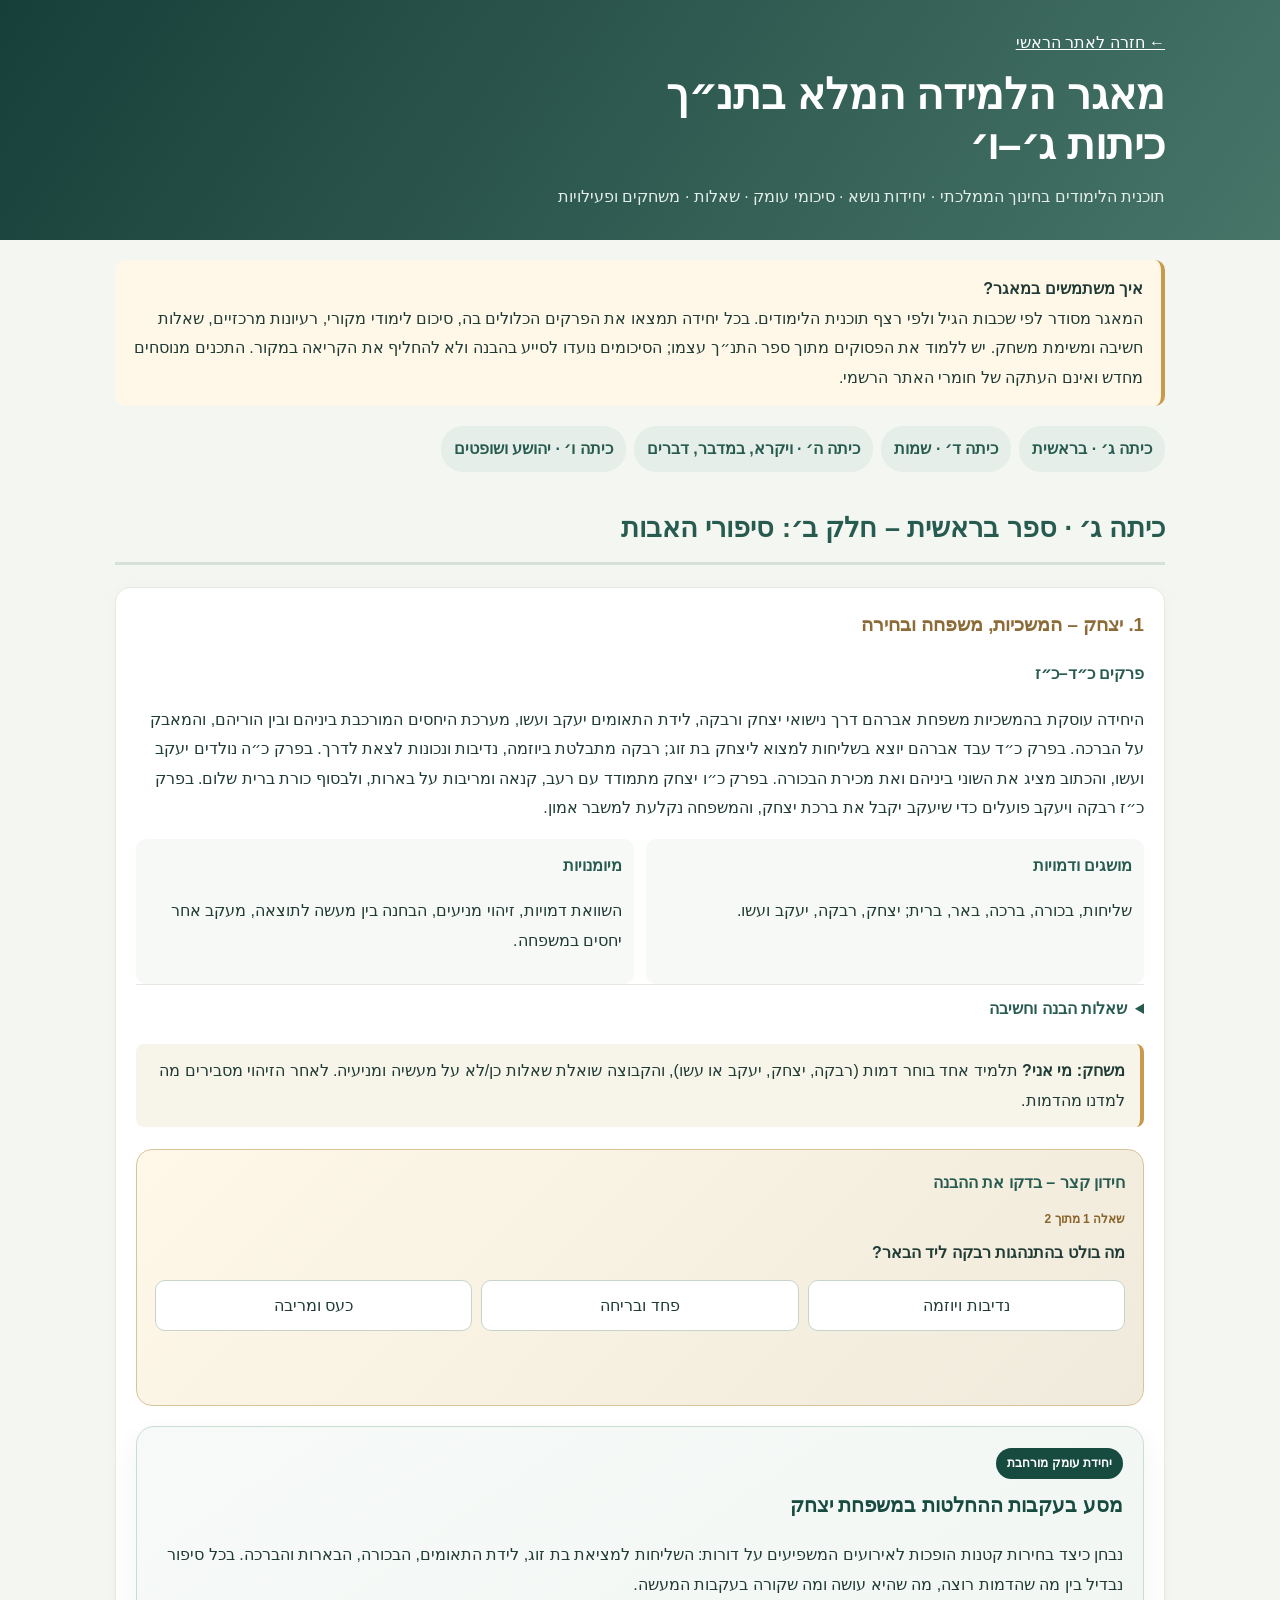
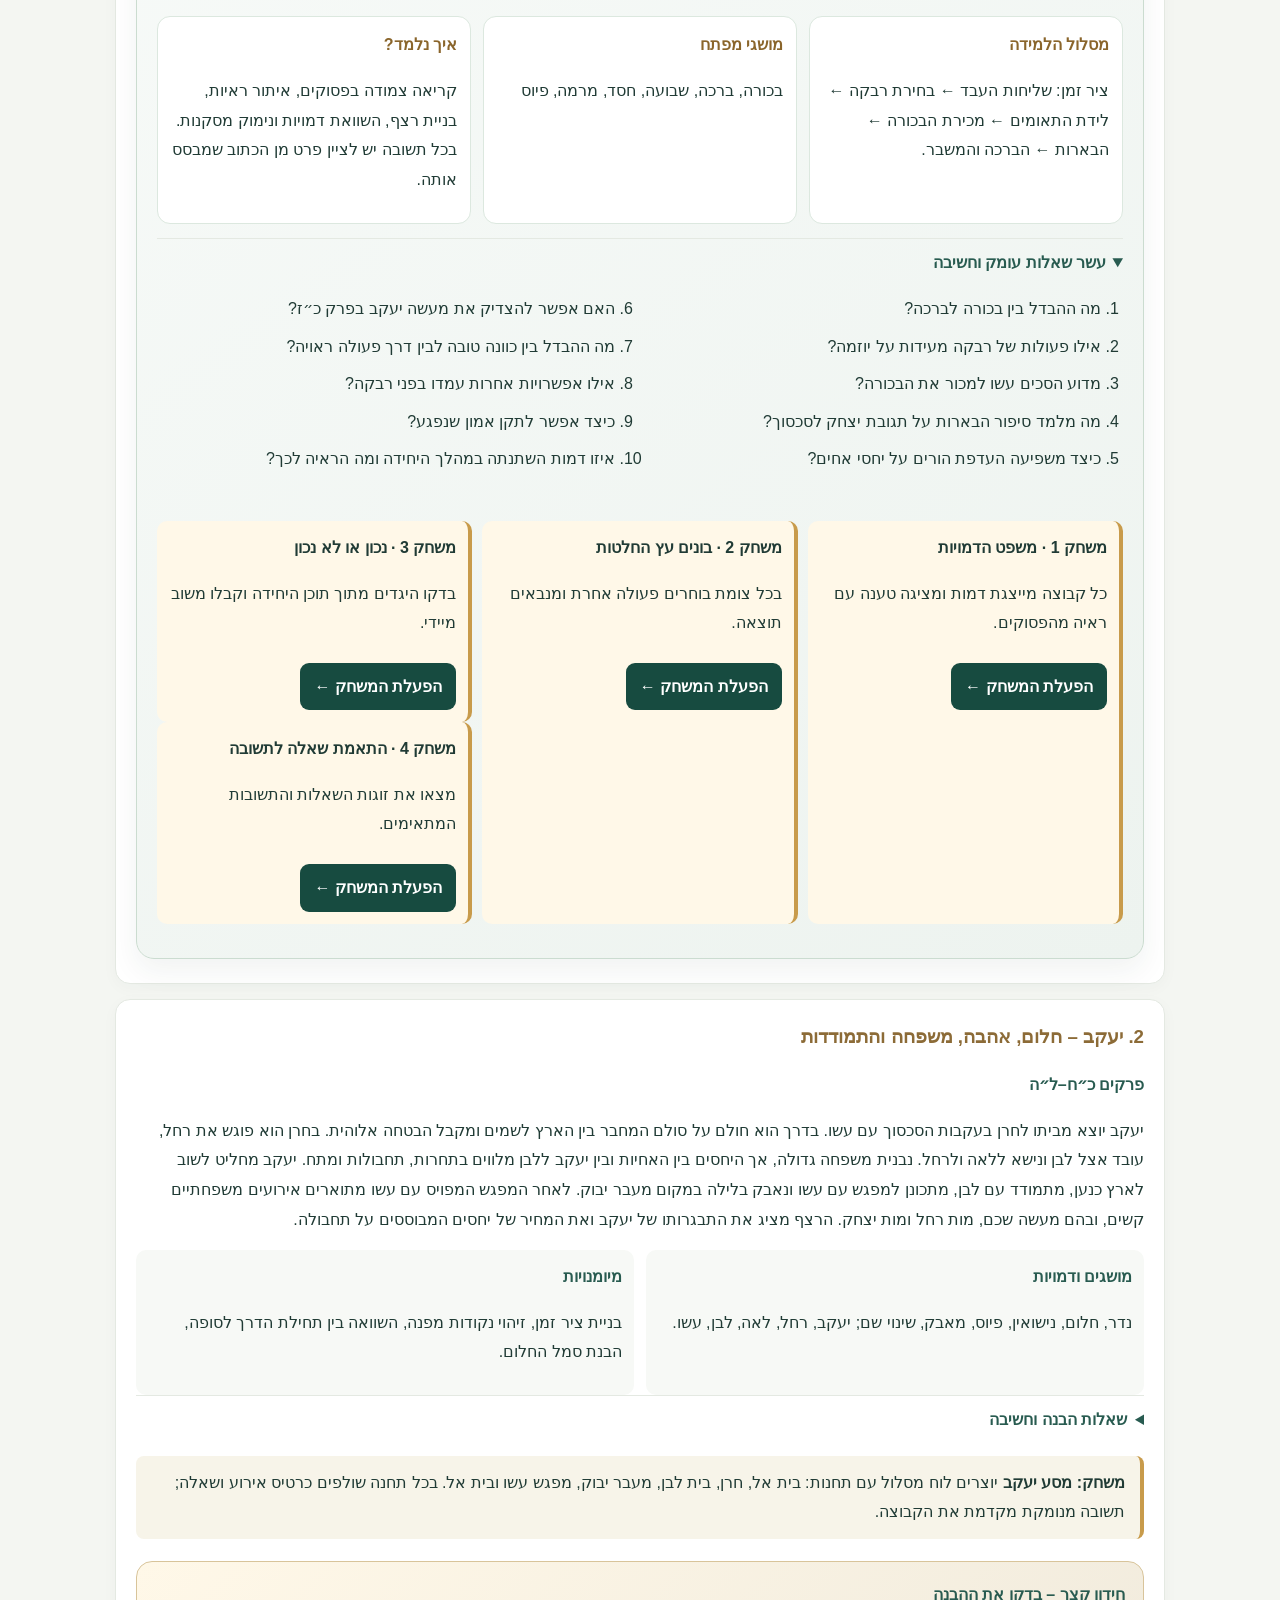
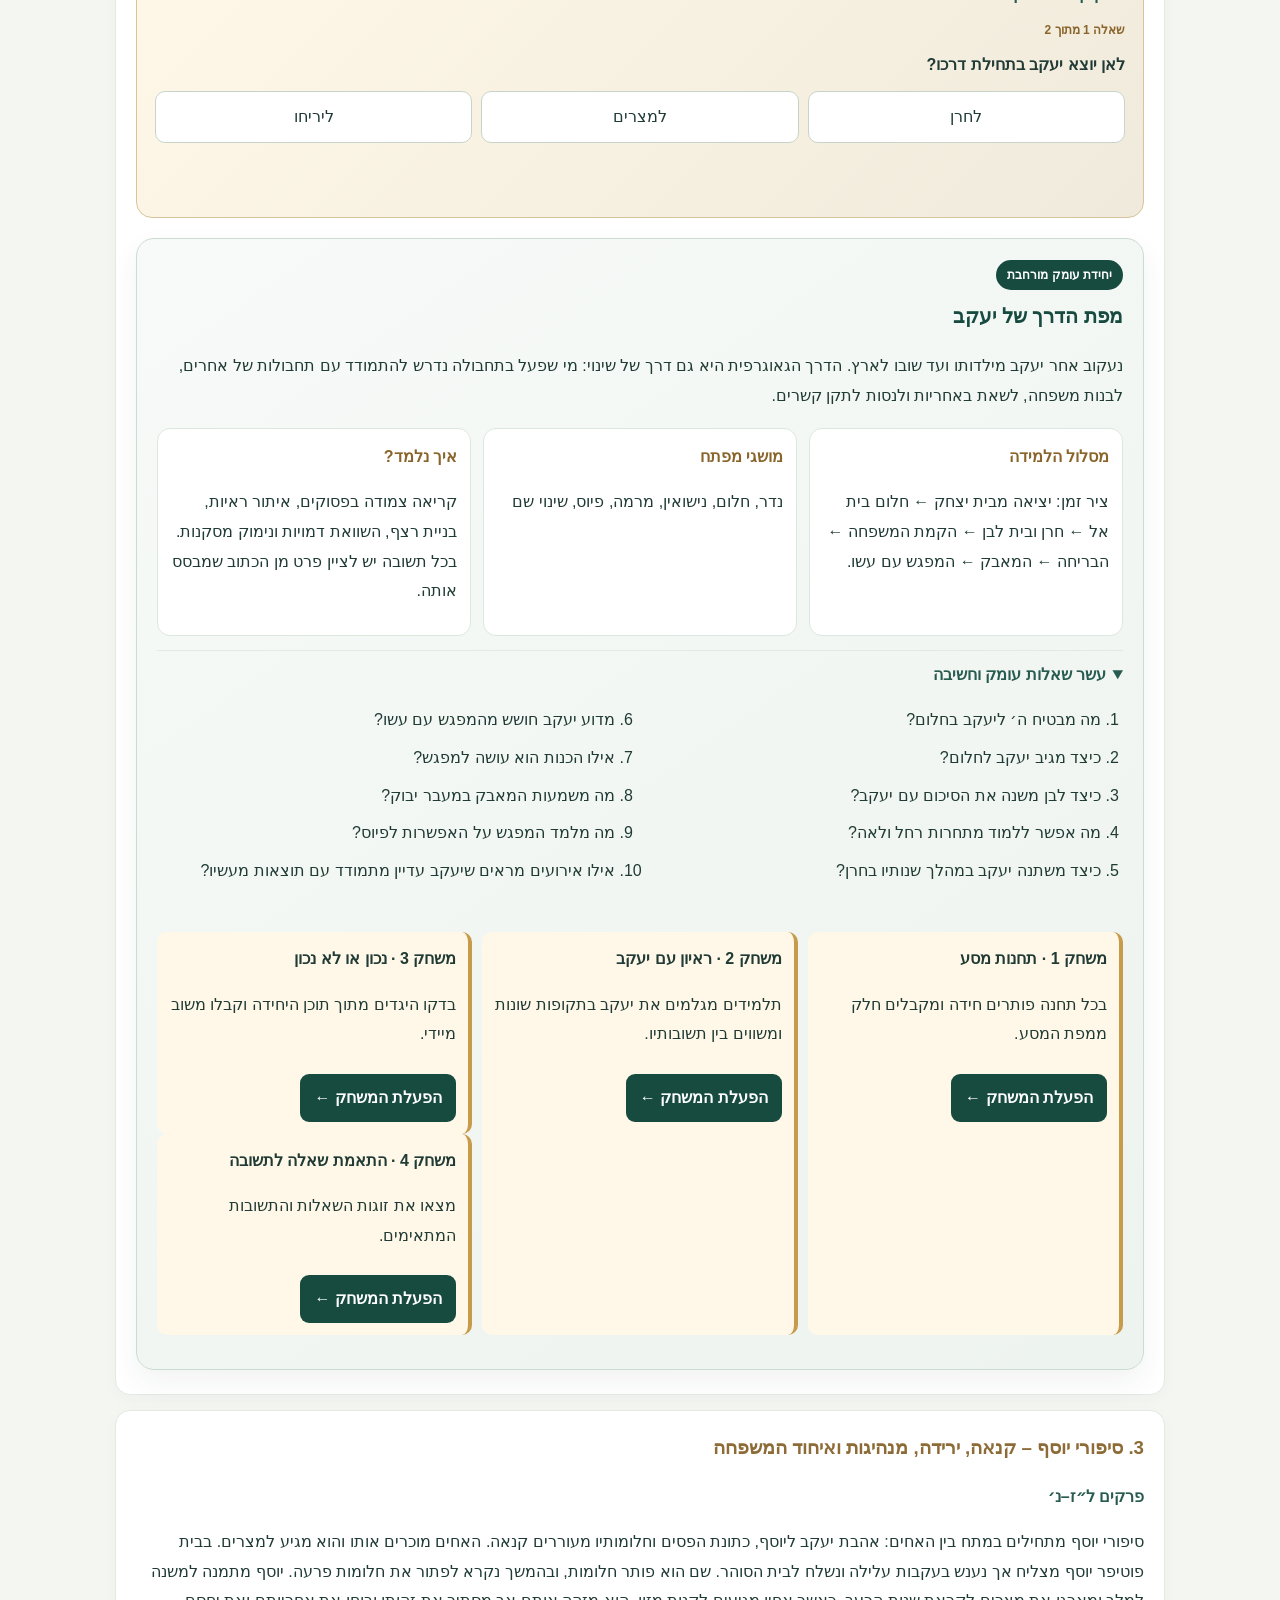
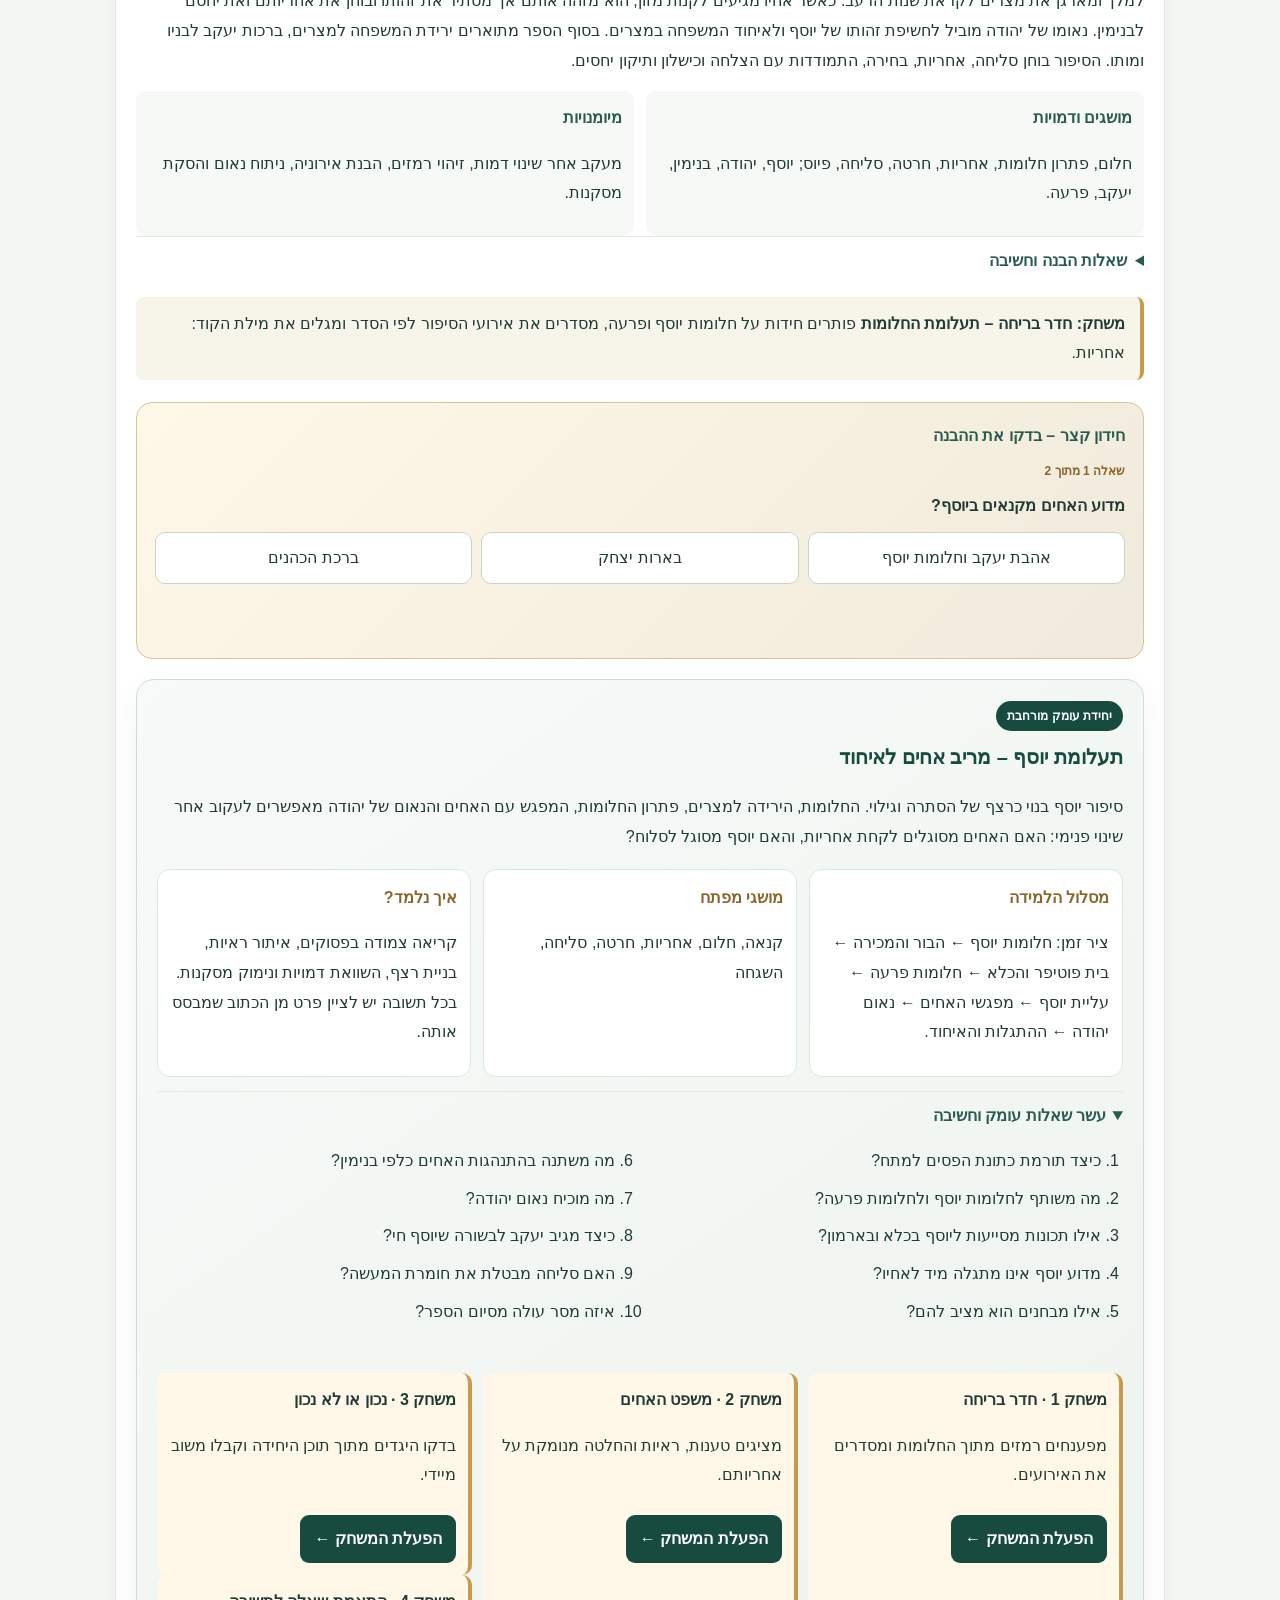
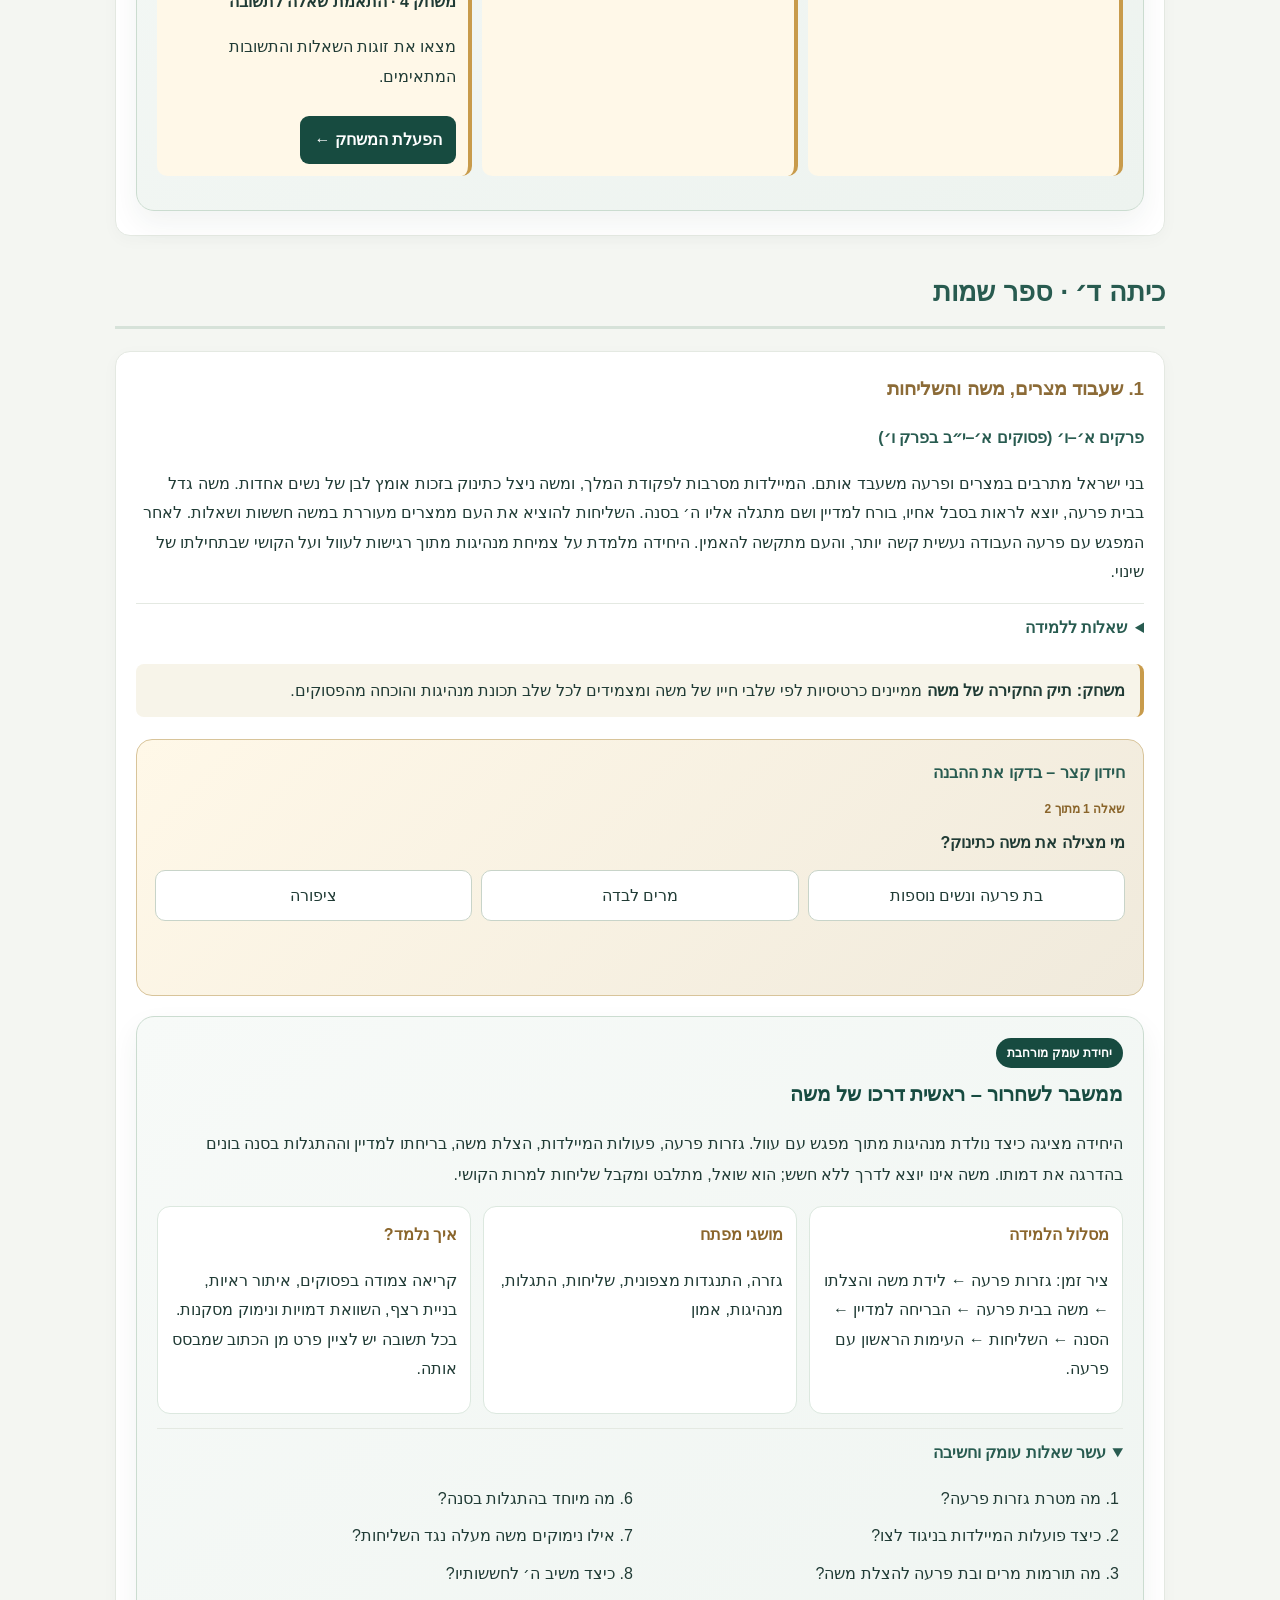
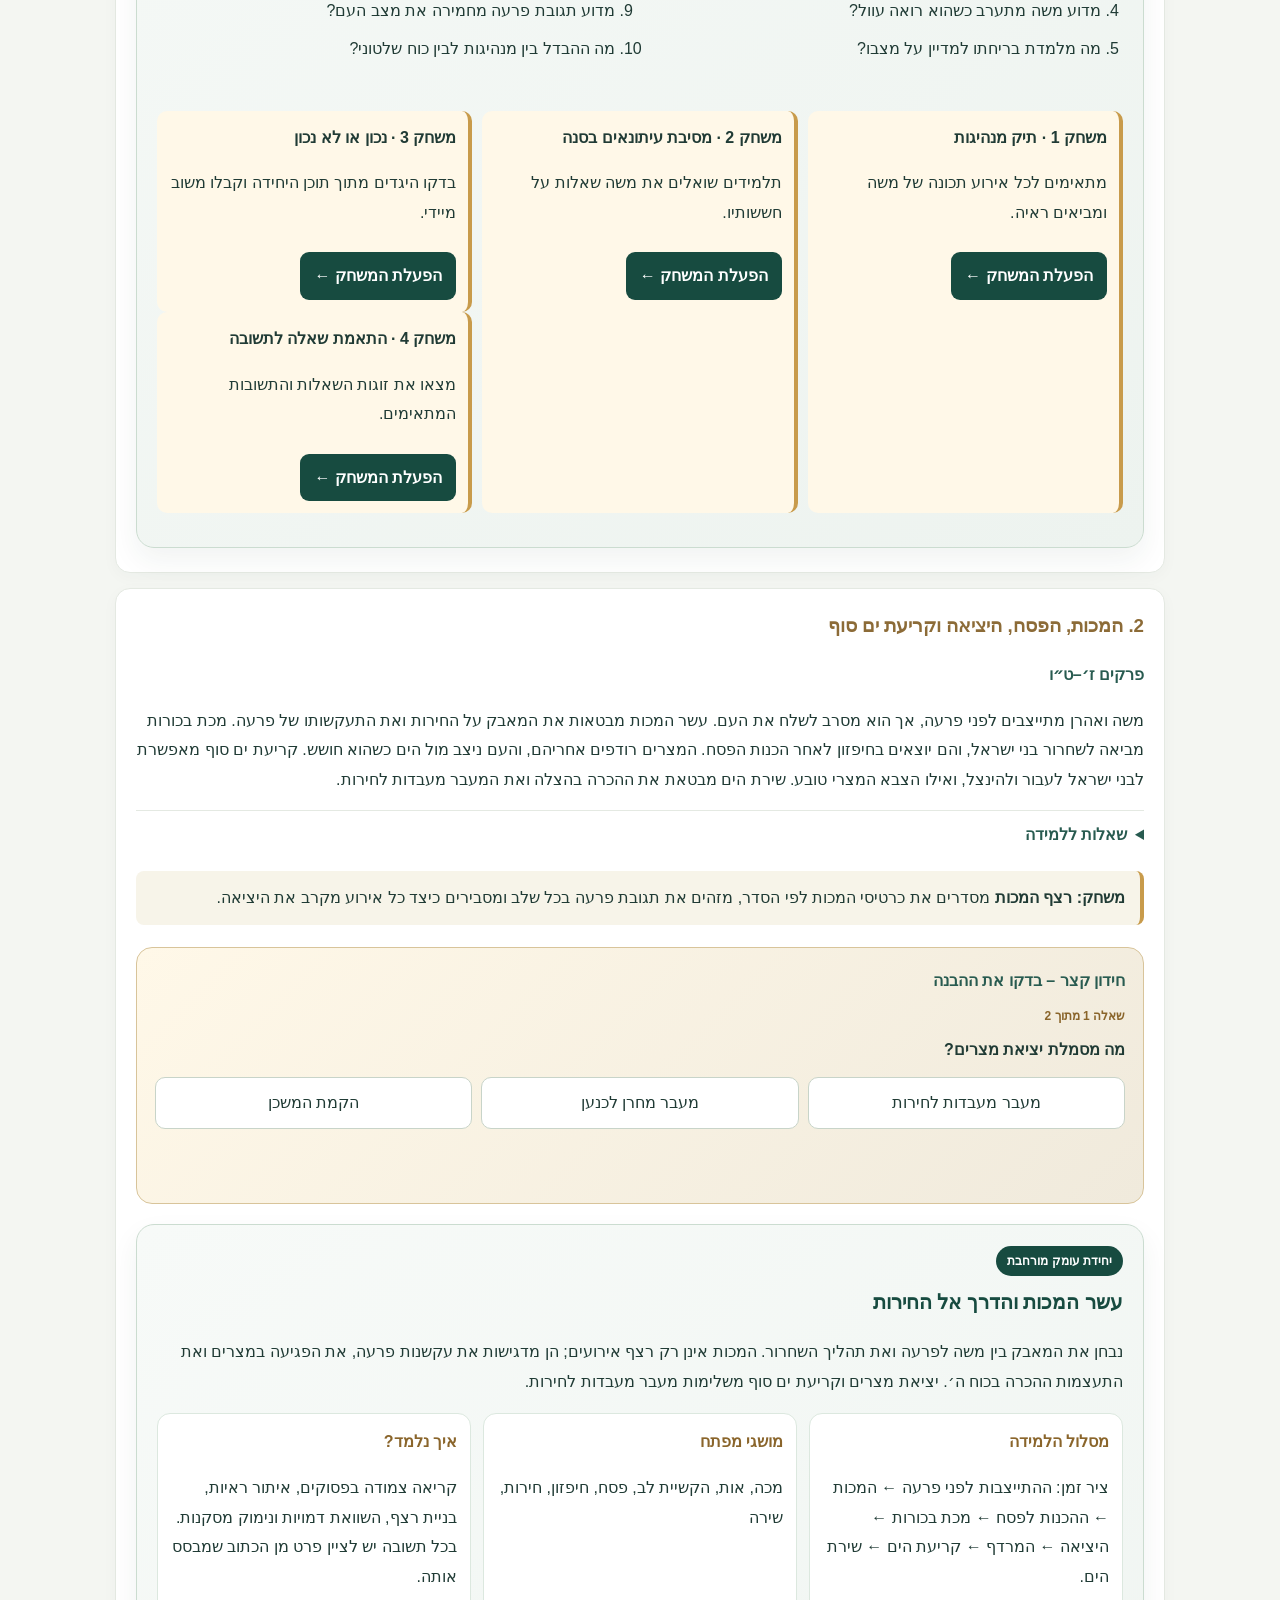
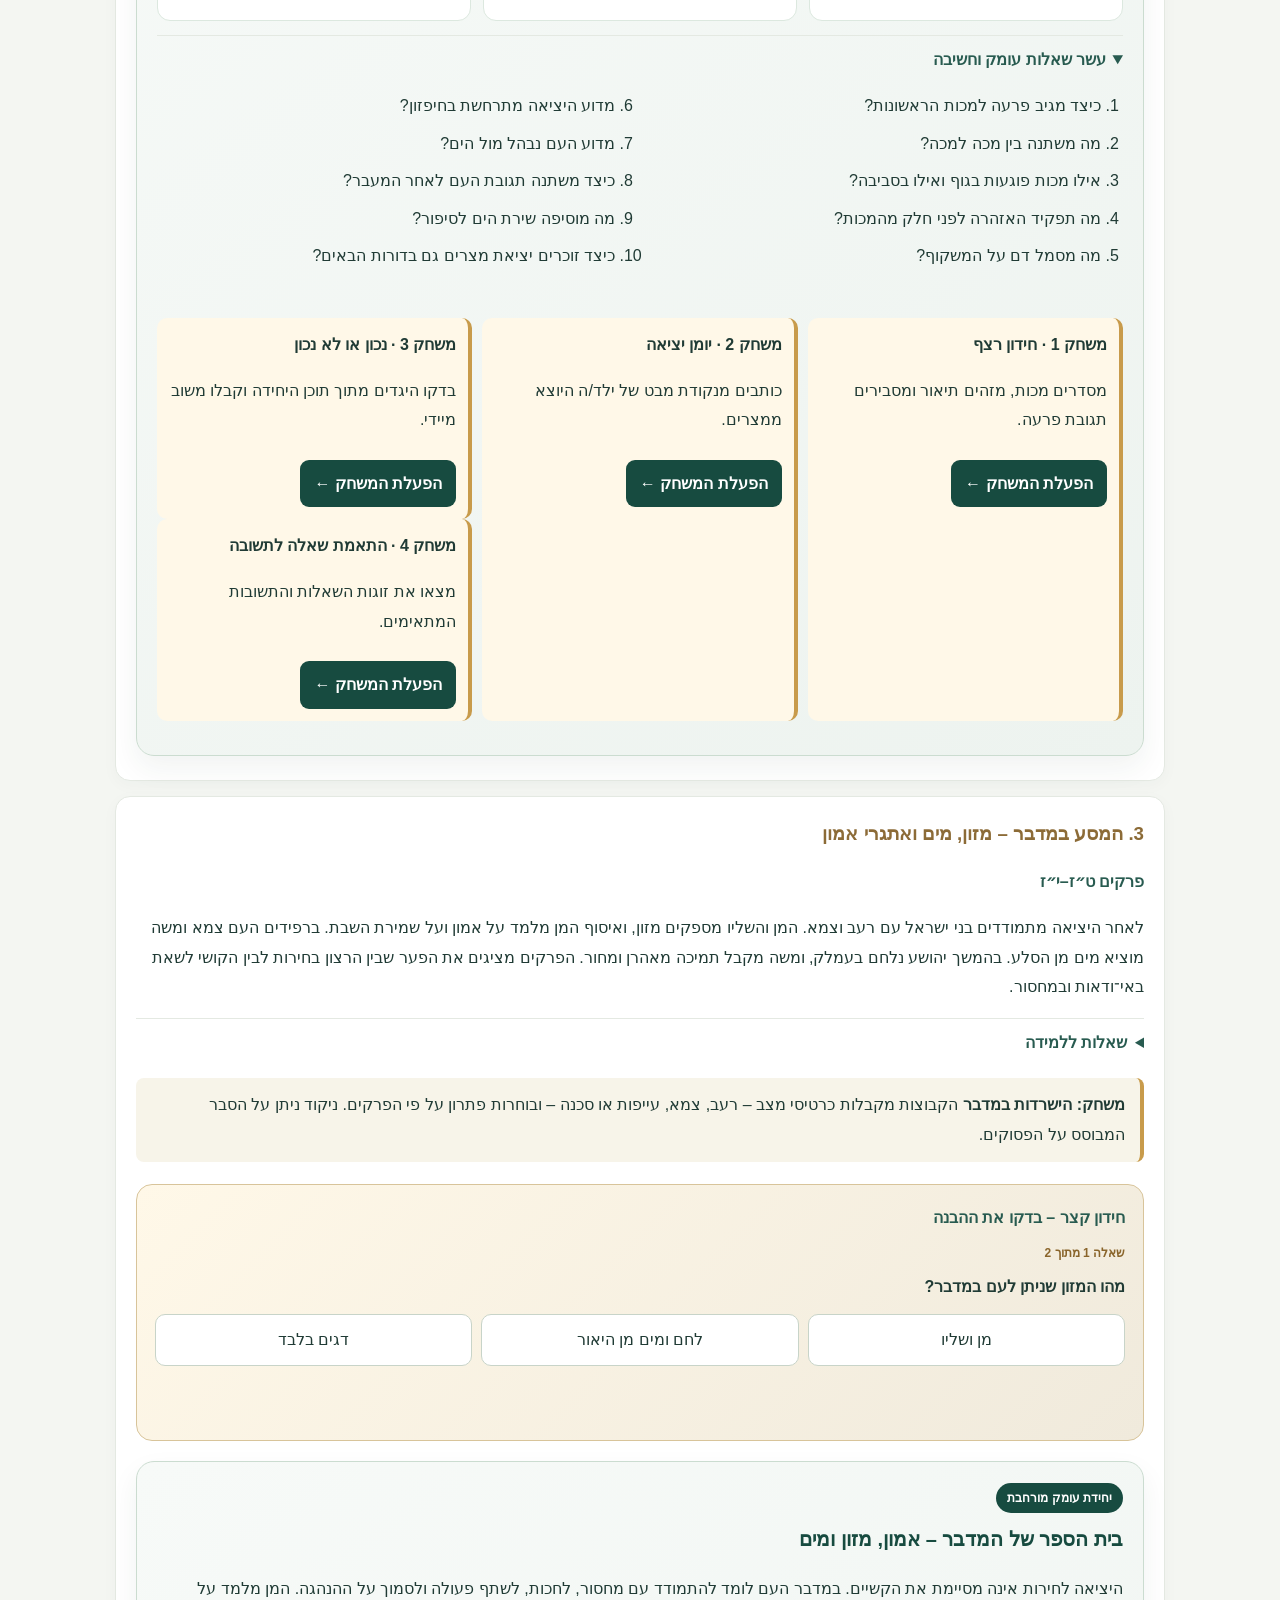
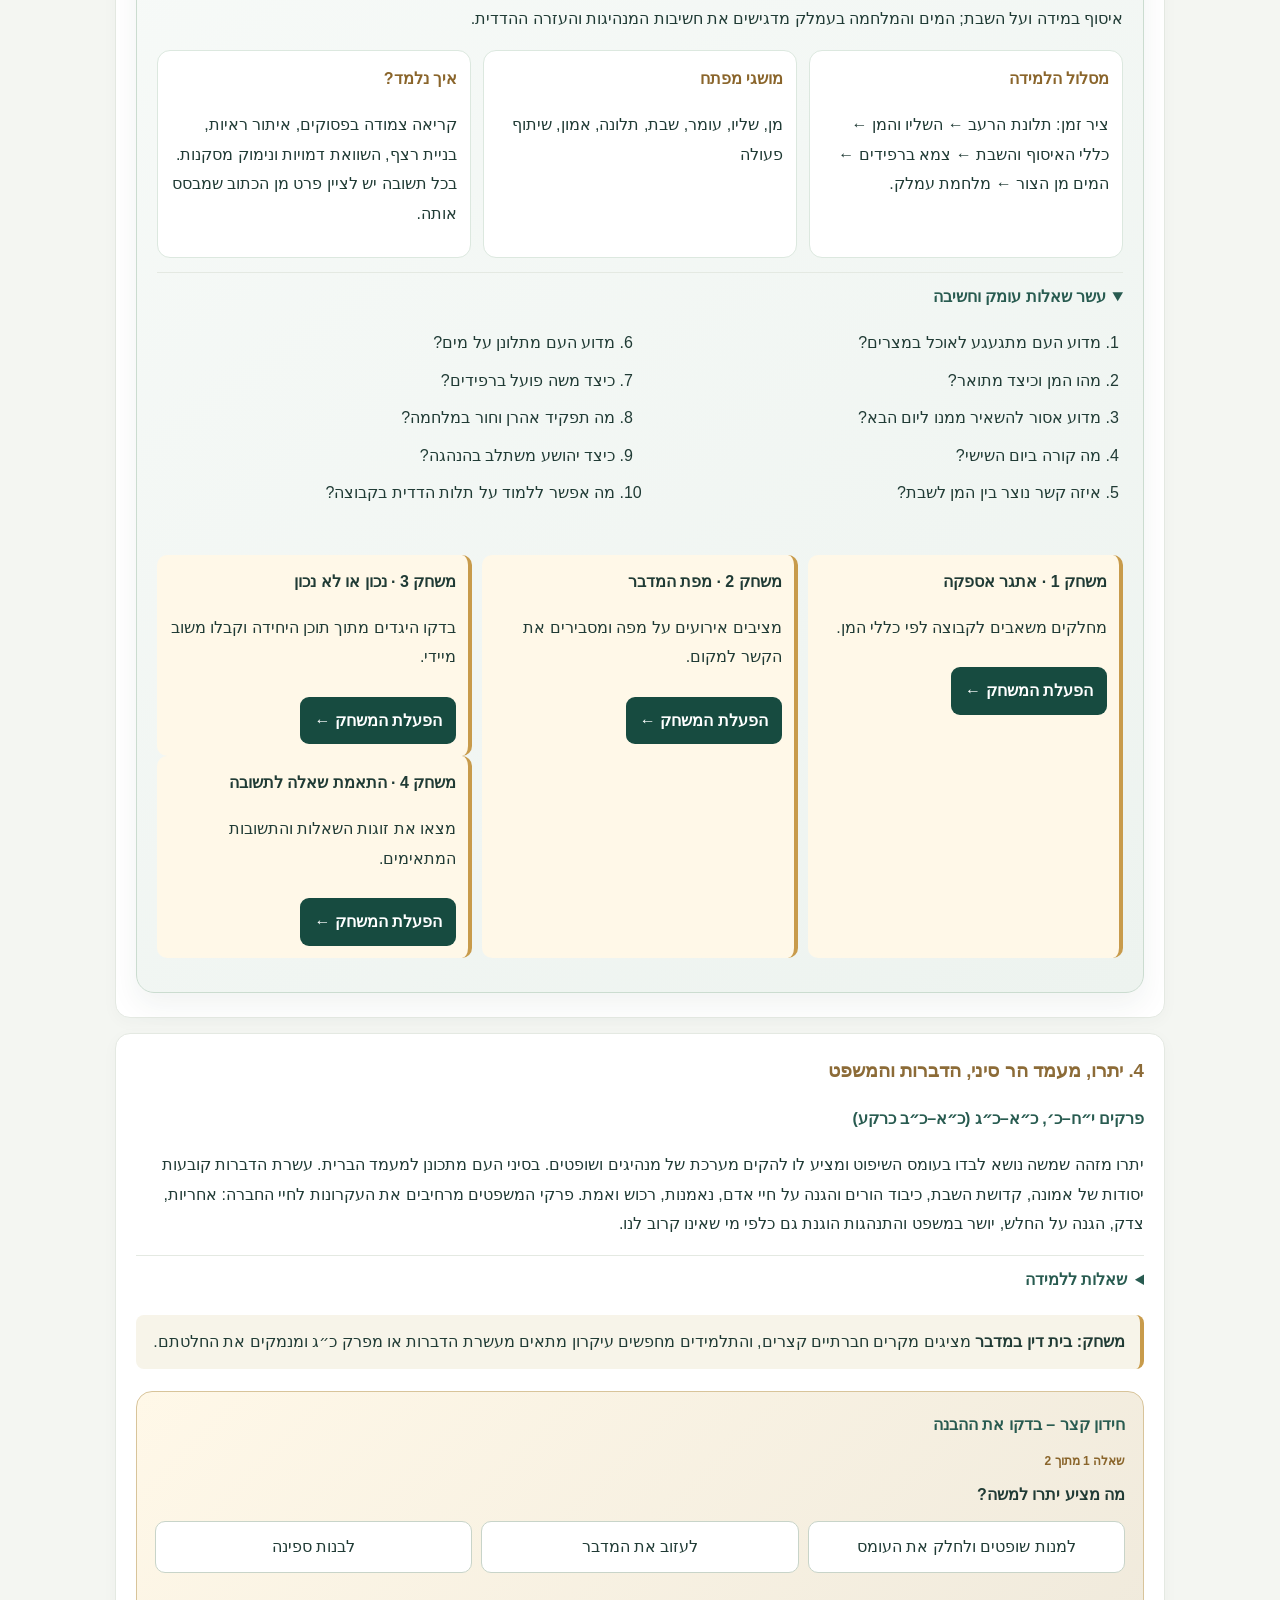
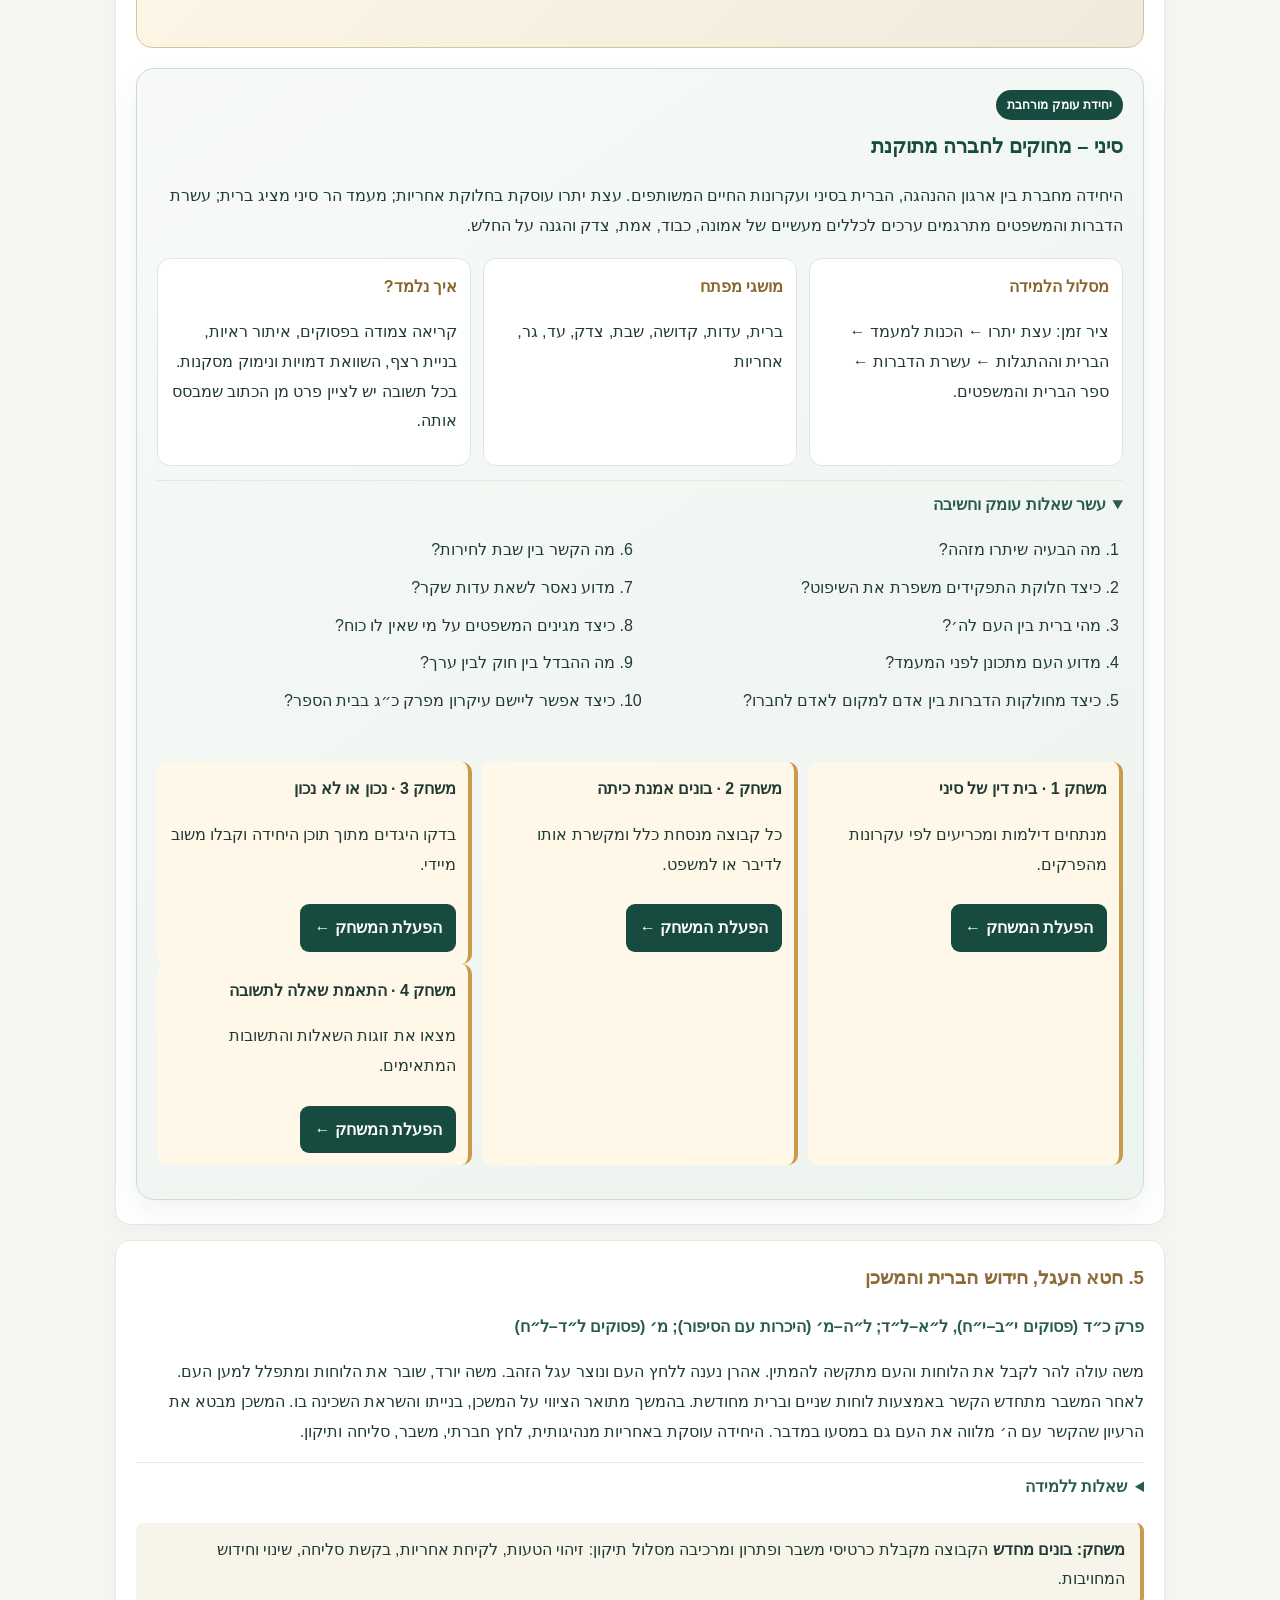
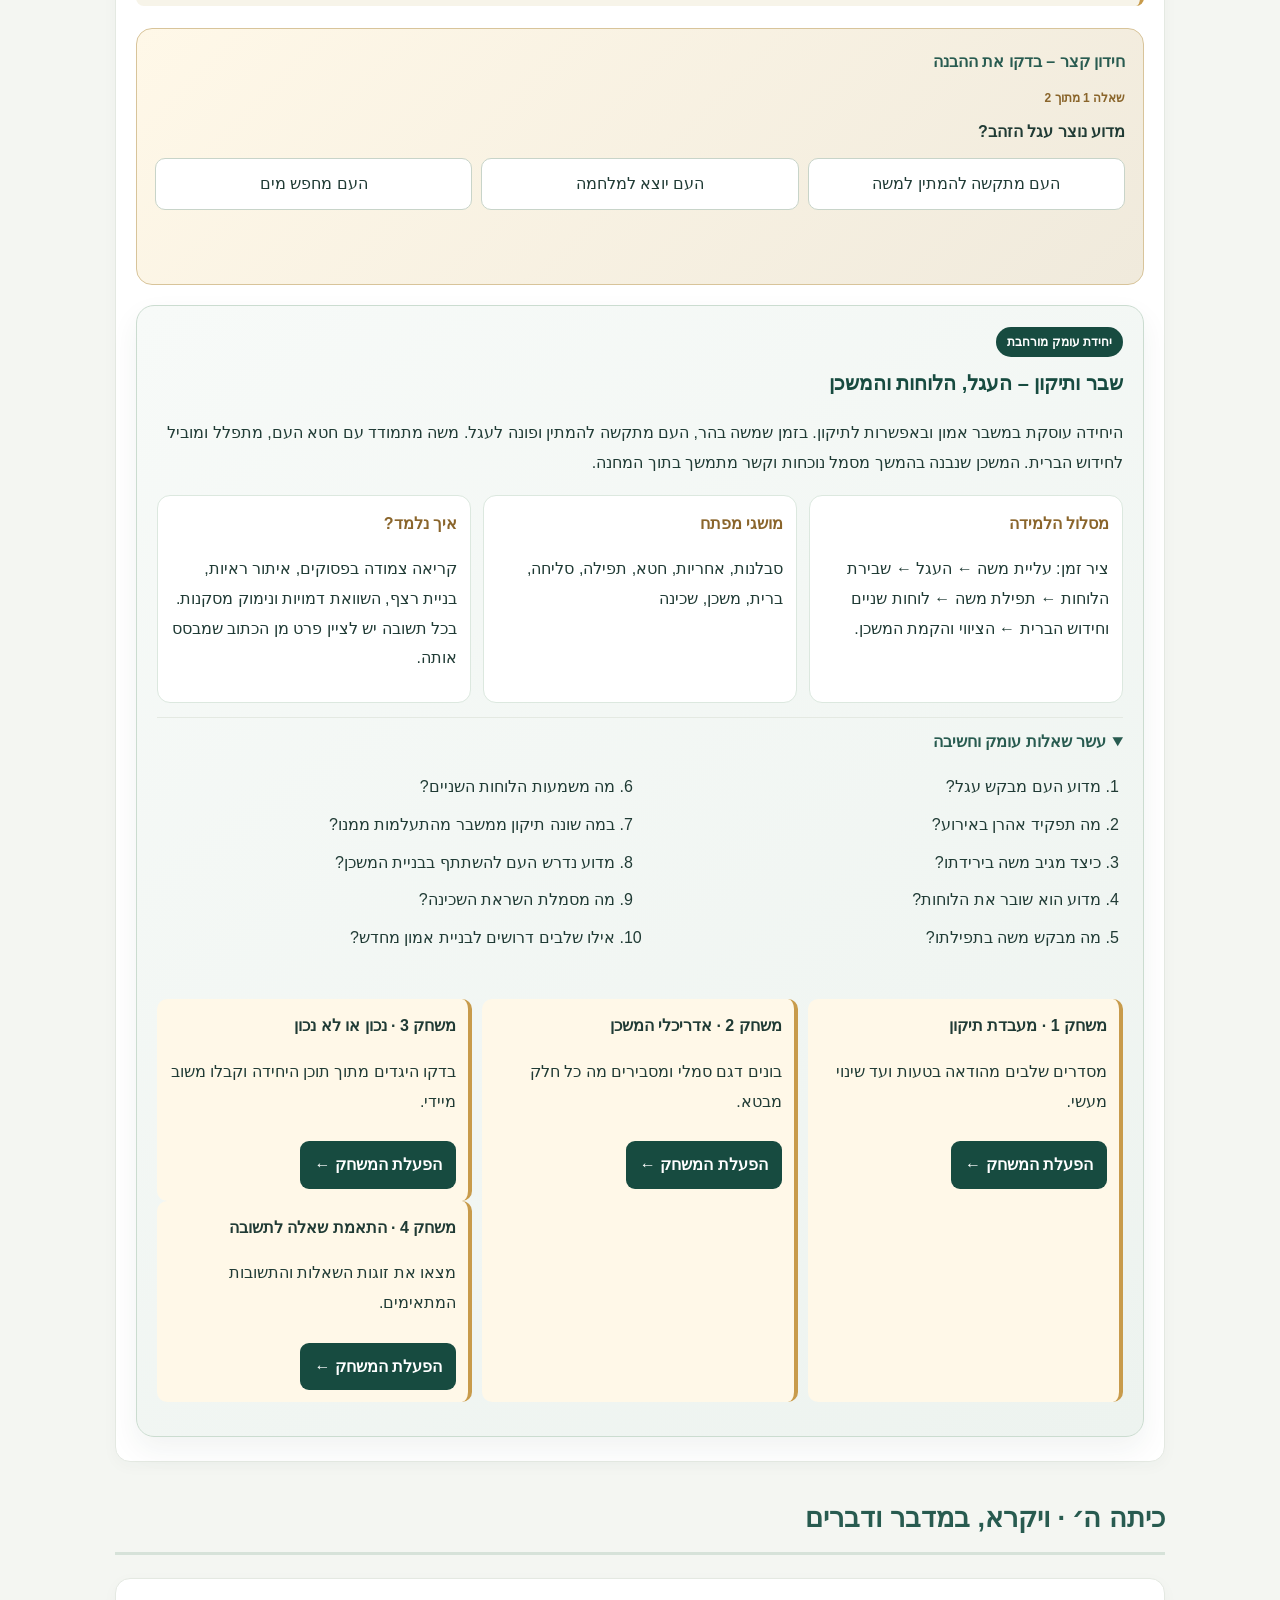
<file: curriculum-grades-3-6.html>
<!doctype html>
<html lang="he" dir="rtl"><head><meta charset="utf-8"><meta name="viewport" content="width=device-width,initial-scale=1"><meta name="theme-color" content="#173f39"><title>מאגר תנ״ך מלא לכיתות ג׳–ו׳</title>
<style>
:root{--ink:#203b35;--green:#285b50;--gold:#c89b4b;--line:#e4e9e2;--bg:#f4f6f2}*{box-sizing:border-box}body{margin:0;background:var(--bg);color:var(--ink);font-family:Arial,sans-serif;line-height:1.85}header{background:linear-gradient(125deg,#173f39,#477568);color:white;padding:28px 18px}header>div,main{max-width:1050px;margin:auto}header a{color:#fff}h1{font-size:clamp(28px,5vw,42px);line-height:1.2;margin:12px 0}header p{color:#e4eee8;margin:0}.intro{background:#fff8e8;border-right:4px solid var(--gold);padding:14px 18px;border-radius:10px;margin:20px 0}.nav{display:flex;flex-wrap:wrap;gap:8px;margin:18px 0}.nav a,.grade-link{background:#e5eee8;color:var(--green);padding:8px 13px;border-radius:22px;text-decoration:none;font-weight:bold}.grade{margin:32px 0}.grade>h2{font-size:27px;color:var(--green);border-bottom:3px solid #d6e2d9;padding-bottom:8px}.unit{background:#fff;border:1px solid var(--line);border-radius:15px;padding:20px;margin:15px 0;box-shadow:0 4px 16px #193c3208}.unit h3{color:#8c6b37;margin:0 0 4px}.chapters{font-weight:bold;color:var(--green)}.cols{display:grid;grid-template-columns:repeat(auto-fit,minmax(240px,1fr));gap:12px}.mini{background:#f7f9f6;border-radius:10px;padding:12px}.mini h4{margin:0;color:var(--green)}details{border-top:1px solid var(--line);padding:9px 0}summary{cursor:pointer;font-weight:bold;color:var(--green)}.answer{background:#f4f7f3;border-radius:8px;padding:8px 12px;margin-top:7px}.game{background:#f7f4e9;border-right:4px solid var(--gold);padding:12px 15px;border-radius:8px;margin-top:12px}button{border:0;background:var(--green);color:white;padding:10px 16px;border-radius:8px;font:inherit;cursor:pointer}.quiz{background:#f6f8f5;padding:14px;border-radius:10px;margin-top:12px}.quiz button{display:block;margin:7px 0;width:100%;text-align:right}.small{color:#65766d;font-size:14px}footer{text-align:center;color:#68776e;padding:30px}
</style><style>
.chapter-study-link{display:inline-flex;align-items:center;gap:6px;text-decoration:none!important;cursor:pointer}
.chapter-study-link em{font-style:normal;color:#8a652b;font-size:11px;font-weight:800}
.chapter-study-link:hover{background:#e3eadf;transform:translateY(-2px)}
.unit-quiz{margin-top:22px;padding:18px;border:1px solid #d8c49a;border-radius:16px;background:linear-gradient(135deg,#fff8e8,#f0eadc)}
.unit-quiz h4{margin:0 0 10px;color:#285b50}
.quiz-progress{font-size:12px;color:#8a652b;font-weight:700;margin-bottom:8px}
.quiz-question{font-weight:800;margin:8px 0 12px}
.quiz-options{display:grid;grid-template-columns:repeat(auto-fit,minmax(170px,1fr));gap:9px}
.quiz-options button,.quiz-next{border:1px solid #c8d4c9;border-radius:10px;padding:10px;background:white;color:#203b35;font:inherit;cursor:pointer}
.quiz-options button:disabled{opacity:.7;cursor:default}
.quiz-options button.correct{border-color:#3c8b62;background:#e7f4e9;font-weight:800}
.quiz-feedback{font-weight:700;min-height:1.5em}
.quiz-next{background:#285b50;color:white;border:0;padding-inline:18px}
@media(max-width:600px){.chapter-study-link{font-size:12px;padding:7px 8px}.unit-quiz{padding:13px}}
</style></head><body>
<header><div><a href="./">← חזרה לאתר הראשי</a><h1>מאגר הלמידה המלא בתנ״ך<br>כיתות ג׳–ו׳</h1><p>תוכנית הלימודים בחינוך הממלכתי · יחידות נושא · סיכומי עומק · שאלות · משחקים ופעילויות</p></div></header>
<main>
<div class="intro"><b>איך משתמשים במאגר?</b><br>המאגר מסודר לפי שכבות הגיל ולפי רצף תוכנית הלימודים. בכל יחידה תמצאו את הפרקים הכלולים בה, סיכום לימודי מקורי, רעיונות מרכזיים, שאלות חשיבה ומשימת משחק. יש ללמוד את הפסוקים מתוך ספר התנ״ך עצמו; הסיכומים נועדו לסייע בהבנה ולא להחליף את הקריאה במקור. התכנים מנוסחים מחדש ואינם העתקה של חומרי האתר הרשמי.</div>
<nav class="nav"><a href="#g3">כיתה ג׳ · בראשית</a><a href="#g4">כיתה ד׳ · שמות</a><a href="#g5">כיתה ה׳ · ויקרא, במדבר, דברים</a><a href="#g6">כיתה ו׳ · יהושע ושופטים</a></nav>
<section class="grade" id="g3"><h2>כיתה ג׳ · ספר בראשית – חלק ב׳: סיפורי האבות</h2>
<article class="unit" id="g3-u1"><h3>1. יצחק – המשכיות, משפחה ובחירה</h3><p class="chapters">פרקים כ״ד–כ״ז</p><p>היחידה עוסקת בהמשכיות משפחת אברהם דרך נישואי יצחק ורבקה, לידת התאומים יעקב ועשו, מערכת היחסים המורכבת ביניהם ובין הוריהם, והמאבק על הברכה. בפרק כ״ד עבד אברהם יוצא בשליחות למצוא ליצחק בת זוג; רבקה מתבלטת ביוזמה, נדיבות ונכונות לצאת לדרך. בפרק כ״ה נולדים יעקב ועשו, והכתוב מציג את השוני ביניהם ואת מכירת הבכורה. בפרק כ״ו יצחק מתמודד עם רעב, קנאה ומריבות על בארות, ולבסוף כורת ברית שלום. בפרק כ״ז רבקה ויעקב פועלים כדי שיעקב יקבל את ברכת יצחק, והמשפחה נקלעת למשבר אמון.</p><div class="cols"><div class="mini"><h4>מושגים ודמויות</h4><p>שליחות, בכורה, ברכה, באר, ברית; יצחק, רבקה, יעקב ועשו.</p></div><div class="mini"><h4>מיומנויות</h4><p>השוואת דמויות, זיהוי מניעים, הבחנה בין מעשה לתוצאה, מעקב אחר יחסים במשפחה.</p></div></div><details><summary>שאלות הבנה וחשיבה</summary><ol><li>אילו תכונות של רבקה מתגלות במפגש ליד הבאר?</li><li>מה ההבדל בין בכורה לבין ברכה בסיפורים?</li><li>כיצד יצחק מתמודד עם המריבות על הבארות?</li><li>מה גורם למתח בין יעקב לעשו?</li><li>אילו תוצאות עלולות להיות למעשה שנעשה במרמה?</li></ol></details><div class="game"><b>משחק: מי אני?</b> תלמיד אחד בוחר דמות (רבקה, יצחק, יעקב או עשו), והקבוצה שואלת שאלות כן/לא על מעשיה ומניעיה. לאחר הזיהוי מסבירים מה למדנו מהדמות.</div></article>
<article class="unit" id="g3-u2"><h3>2. יעקב – חלום, אהבה, משפחה והתמודדות</h3><p class="chapters">פרקים כ״ח–ל״ה</p><p>יעקב יוצא מביתו לחרן בעקבות הסכסוך עם עשו. בדרך הוא חולם על סולם המחבר בין הארץ לשמים ומקבל הבטחה אלוהית. בחרן הוא פוגש את רחל, עובד אצל לבן ונישא ללאה ולרחל. נבנית משפחה גדולה, אך היחסים בין האחיות ובין יעקב ללבן מלווים בתחרות, תחבולות ומתח. יעקב מחליט לשוב לארץ כנען, מתמודד עם לבן, מתכונן למפגש עם עשו ונאבק בלילה במקום מעבר יבוק. לאחר המפגש המפויס עם עשו מתוארים אירועים משפחתיים קשים, ובהם מעשה שכם, מות רחל ומות יצחק. הרצף מציג את התבגרותו של יעקב ואת המחיר של יחסים המבוססים על תחבולה.</p><div class="cols"><div class="mini"><h4>מושגים ודמויות</h4><p>נדר, חלום, נישואין, פיוס, מאבק, שינוי שם; יעקב, רחל, לאה, לבן, עשו.</p></div><div class="mini"><h4>מיומנויות</h4><p>בניית ציר זמן, זיהוי נקודות מפנה, השוואה בין תחילת הדרך לסופה, הבנת סמל החלום.</p></div></div><details><summary>שאלות הבנה וחשיבה</summary><ol><li>מה מבטיח החלום בבית אל ליעקב?</li><li>כיצד לבן משנה את תוכנית הנישואין של יעקב?</li><li>אילו קשיים נוצרים במשפחה שנבנית בחרן?</li><li>כיצד יעקב מתכונן לפגישה עם עשו?</li><li>מה משתנה ביחסים בין האחים במפגש המחודש?</li></ol></details><div class="game"><b>משחק: מסע יעקב</b> יוצרים לוח מסלול עם תחנות: בית אל, חרן, בית לבן, מעבר יבוק, מפגש עשו ובית אל. בכל תחנה שולפים כרטיס אירוע ושאלה; תשובה מנומקת מקדמת את הקבוצה.</div></article>
<article class="unit" id="g3-u3"><h3>3. סיפורי יוסף – קנאה, ירידה, מנהיגות ואיחוד המשפחה</h3><p class="chapters">פרקים ל״ז–נ׳</p><p>סיפורי יוסף מתחילים במתח בין האחים: אהבת יעקב ליוסף, כתונת הפסים וחלומותיו מעוררים קנאה. האחים מוכרים אותו והוא מגיע למצרים. בבית פוטיפר יוסף מצליח אך נענש בעקבות עלילה ונשלח לבית הסוהר. שם הוא פותר חלומות, ובהמשך נקרא לפתור את חלומות פרעה. יוסף מתמנה למשנה למלך ומארגן את מצרים לקראת שנות הרעב. כאשר אחיו מגיעים לקנות מזון, הוא מזהה אותם אך מסתיר את זהותו ובוחן את אחריותם ואת יחסם לבנימין. נאומו של יהודה מוביל לחשיפת זהותו של יוסף ולאיחוד המשפחה במצרים. בסוף הספר מתוארים ירידת המשפחה למצרים, ברכות יעקב לבניו ומותו. הסיפור בוחן סליחה, אחריות, בחירה, התמודדות עם הצלחה וכישלון ותיקון יחסים.</p><div class="cols"><div class="mini"><h4>מושגים ודמויות</h4><p>חלום, פתרון חלומות, אחריות, חרטה, סליחה, פיוס; יוסף, יהודה, בנימין, יעקב, פרעה.</p></div><div class="mini"><h4>מיומנויות</h4><p>מעקב אחר שינוי דמות, זיהוי רמזים, הבנת אירוניה, ניתוח נאום והסקת מסקנות.</p></div></div><details><summary>שאלות הבנה וחשיבה</summary><ol><li>מדוע התפתחה קנאה בין יוסף לאחיו?</li><li>אילו תכונות עוזרות ליוסף להתקדם במצרים?</li><li>מדוע יוסף בוחן את אחיו לפני שהוא מתגלה?</li><li>מה מלמד נאום יהודה על השינוי שעבר?</li><li>האם סליחה מחייבת גם לקיחת אחריות? נמקו מתוך הסיפור.</li></ol></details><div class="game"><b>משחק: חדר בריחה – תעלומת החלומות</b> פותרים חידות על חלומות יוסף ופרעה, מסדרים את אירועי הסיפור לפי הסדר ומגלים את מילת הקוד: אחריות.</div></article>
</section>
<section class="grade" id="g4"><h2>כיתה ד׳ · ספר שמות</h2>
<article class="unit" id="g4-u1"><h3>1. שעבוד מצרים, משה והשליחות</h3><p class="chapters">פרקים א׳–ו׳ (פסוקים א׳–י״ב בפרק ו׳)</p><p>בני ישראל מתרבים במצרים ופרעה משעבד אותם. המיילדות מסרבות לפקודת המלך, ומשה ניצל כתינוק בזכות אומץ לבן של נשים אחדות. משה גדל בבית פרעה, יוצא לראות בסבל אחיו, בורח למדיין ושם מתגלה אליו ה׳ בסנה. השליחות להוציא את העם ממצרים מעוררת במשה חששות ושאלות. לאחר המפגש עם פרעה העבודה נעשית קשה יותר, והעם מתקשה להאמין. היחידה מלמדת על צמיחת מנהיגות מתוך רגישות לעוול ועל הקושי שבתחילתו של שינוי.</p><details><summary>שאלות ללמידה</summary><ol><li>מה היו גזרות פרעה וכיצד הגיבו להן המיילדות?</li><li>מי סייעו להצלת משה ומה אפשר ללמוד מהן?</li><li>מה ראה משה שגרם לו להתערב לטובת אחרים?</li><li>אילו חששות העלה משה בסנה?</li><li>מדוע העם התאכזב לאחר פניית משה לפרעה?</li></ol></details><div class="game"><b>משחק: תיק החקירה של משה</b> ממיינים כרטיסיות לפי שלבי חייו של משה ומצמידים לכל שלב תכונת מנהיגות והוכחה מהפסוקים.</div></article>
<article class="unit" id="g4-u2"><h3>2. המכות, הפסח, היציאה וקריעת ים סוף</h3><p class="chapters">פרקים ז׳–ט״ו</p><p>משה ואהרן מתייצבים לפני פרעה, אך הוא מסרב לשלח את העם. עשר המכות מבטאות את המאבק על החירות ואת התעקשותו של פרעה. מכת בכורות מביאה לשחרור בני ישראל, והם יוצאים בחיפזון לאחר הכנות הפסח. המצרים רודפים אחריהם, והעם ניצב מול הים כשהוא חושש. קריעת ים סוף מאפשרת לבני ישראל לעבור ולהינצל, ואילו הצבא המצרי טובע. שירת הים מבטאת את ההכרה בהצלה ואת המעבר מעבדות לחירות.</p><details><summary>שאלות ללמידה</summary><ol><li>מה משותף לתגובות פרעה לאחר המכות?</li><li>כיצד מתכוננים בני ישראל לליל היציאה?</li><li>מדוע העם נבהל ליד ים סוף?</li><li>מה תפקידו של משה ברגע המשבר?</li><li>מה מוסיפה שירת הים לסיפור ההצלה?</li></ol></details><div class="game"><b>משחק: רצף המכות</b> מסדרים את כרטיסי המכות לפי הסדר, מזהים את תגובת פרעה בכל שלב ומסבירים כיצד כל אירוע מקרב את היציאה.</div></article>
<article class="unit" id="g4-u3"><h3>3. המסע במדבר – מזון, מים ואתגרי אמון</h3><p class="chapters">פרקים ט״ז–י״ז</p><p>לאחר היציאה מתמודדים בני ישראל עם רעב וצמא. המן והשליו מספקים מזון, ואיסוף המן מלמד על אמון ועל שמירת השבת. ברפידים העם צמא ומשה מוציא מים מן הסלע. בהמשך יהושע נלחם בעמלק, ומשה מקבל תמיכה מאהרן ומחור. הפרקים מציגים את הפער שבין הרצון בחירות לבין הקושי לשאת באי־ודאות ובמחסור.</p><details><summary>שאלות ללמידה</summary><ol><li>מדוע התלוננו בני ישראל במדבר?</li><li>מה היו כללי איסוף המן?</li><li>מה לומדים מהמן על יום השבת?</li><li>כיצד נפתרה בעיית המים?</li><li>מה מלמד שיתוף הפעולה במלחמה בעמלק?</li></ol></details><div class="game"><b>משחק: הישרדות במדבר</b> הקבוצות מקבלות כרטיסי מצב – רעב, צמא, עייפות או סכנה – ובוחרות פתרון על פי הפרקים. ניקוד ניתן על הסבר המבוסס על הפסוקים.</div></article>
<article class="unit" id="g4-u4"><h3>4. יתרו, מעמד הר סיני, הדברות והמשפט</h3><p class="chapters">פרקים י״ח–כ׳, כ״א–כ״ג (כ״א–כ״ב כרקע)</p><p>יתרו מזהה שמשה נושא לבדו בעומס השיפוט ומציע לו להקים מערכת של מנהיגים ושופטים. בסיני העם מתכונן למעמד הברית. עשרת הדברות קובעות יסודות של אמונה, קדושת השבת, כיבוד הורים והגנה על חיי אדם, נאמנות, רכוש ואמת. פרקי המשפטים מרחיבים את העקרונות לחיי החברה: אחריות, צדק, הגנה על החלש, יושר במשפט והתנהגות הוגנת גם כלפי מי שאינו קרוב לנו.</p><details><summary>שאלות ללמידה</summary><ol><li>מה זיהה יתרו כבעיה בדרך הנהגתו של משה?</li><li>כיצד עזרה עצתו לעם?</li><li>מה משמעות הברית במעמד הר סיני?</li><li>כיצד עשרת הדברות מסדירות את היחסים בין אדם לחברו?</li><li>מדוע חשוב שהחוקים יגנו על החלש?</li></ol></details><div class="game"><b>משחק: בית דין במדבר</b> מציגים מקרים חברתיים קצרים, והתלמידים מחפשים עיקרון מתאים מעשרת הדברות או מפרק כ״ג ומנמקים את החלטתם.</div></article>
<article class="unit" id="g4-u5"><h3>5. חטא העגל, חידוש הברית והמשכן</h3><p class="chapters">פרק כ״ד (פסוקים י״ב–י״ח), ל״א–ל״ד; ל״ה–מ׳ (היכרות עם הסיפור); מ׳ (פסוקים ל״ד–ל״ח)</p><p>משה עולה להר לקבל את הלוחות והעם מתקשה להמתין. אהרן נענה ללחץ העם ונוצר עגל הזהב. משה יורד, שובר את הלוחות ומתפלל למען העם. לאחר המשבר מתחדש הקשר באמצעות לוחות שניים וברית מחודשת. בהמשך מתואר הציווי על המשכן, בנייתו והשראת השכינה בו. המשכן מבטא את הרעיון שהקשר עם ה׳ מלווה את העם גם במסעו במדבר. היחידה עוסקת באחריות מנהיגותית, לחץ חברתי, משבר, סליחה ותיקון.</p><details><summary>שאלות ללמידה</summary><ol><li>מדוע העם ביקש מאהרן ליצור עגל?</li><li>כיצד הגיב משה כשראה את העגל?</li><li>מה מלמדת תפילת משה על מנהיגותו?</li><li>מה משמעות חידוש הברית והלוחות השניים?</li><li>מה מסמל המשכן במסע העם?</li></ol></details><div class="game"><b>משחק: בונים מחדש</b> הקבוצה מקבלת כרטיסי משבר ופתרון ומרכיבה מסלול תיקון: זיהוי הטעות, לקיחת אחריות, בקשת סליחה, שינוי וחידוש המחויבות.</div></article>
</section>
<section class="grade" id="g5"><h2>כיתה ה׳ · ויקרא, במדבר ודברים</h2>
<article class="unit" id="g5-u1"><h3>1. ויקרא – קדושה, אחריות וחברה מתוקנת</h3><p class="chapters">ויקרא י״ט (החוקים החברתיים והמוסריים בלבד), כ״ה (פסוקים א׳–י״ג)</p><p>ויקרא י״ט מציג דרך חיים שבה הקדושה מתבטאת גם ביחסים בין בני אדם: כיבוד הורים, שמירת שבת, דאגה לעני ולגר, יושר במסחר, איסור רכילות, אהבת הרֵע ומשפט הוגן. בפרק כ״ה מתוארים השבתת הארץ בשנת השמיטה ויובל, המגבילים בעלות וניצול ומזכירים שהארץ והחברה אינן רכושו הבלעדי של אדם אחד. המסר הוא שחברה קדושה נבחנת במעשים יומיומיים של צדק וחסד.</p><details><summary>שאלות ללמידה</summary><ol><li>כיצד מתבטאת קדושה ביחס לחלש?</li><li>מה פירוש לא ללכת רכיל?</li><li>כיצד קשור איסור עושק ליושר חברתי?</li><li>מה מלמדת שנת השמיטה על היחס לאדמה?</li><li>כיצד אפשר ליישם את רעיון ואהבת לרעך בחיי הכיתה?</li></ol></details><div class="game"><b>משחק: קוד של חברה הוגנת</b> פותרים מצבי דילמה על רכילות, מסחר הוגן, יחס לגר ועזרה לעני. כל תשובה נכונה חושפת אות בקוד הסופי: אחריות.</div></article>
<article class="unit" id="g5-u2"><h3>2. במדבר – ברכת כהנים והנהגת המחנה</h3><p class="chapters">במדבר ו׳ (פסוקים כ״ב–כ״ז), ט׳ (פסוקים ט״ו–כ״ג)</p><p>ברכת הכהנים מבטאת בקשה לברכה, שמירה, חן ושלום. תיאור הענן והאש מעל המשכן מציג כיצד בני ישראל יודעים מתי לחנות ומתי לצאת לדרך. המסע אינו מתנהל לפי רצונו של אדם יחיד אלא לפי סימן המכוון את המחנה כולו. הברכה והענן מחברים בין שמירה רוחנית לבין סדר החיים של העם.</p><details><summary>שאלות ללמידה</summary><ol><li>אילו בקשות נכללות בברכת הכהנים?</li><li>מה מסמל האור והשלום שבברכה?</li><li>כיצד ידעו בני ישראל מתי לצאת למסע?</li><li>מה מלמד הענן על הנהגת העם?</li><li>מדוע חשוב שכל המחנה ינוע יחד?</li></ol></details><div class="game"><b>משחק: יוצאים לדרך</b> המורה מציג מצבי ענן – עולה, שוכן או נח. התלמידים מחליטים אם המחנה נוסע או חונה ומסבירים לפי הפסוקים.</div></article>
<article class="unit" id="g5-u3"><h3>3. תלונות, קשיי משה, מרגלים ומעפילים</h3><p class="chapters">במדבר י״א–י״ד</p><p>העם מתלונן על קשיי הדרך ועל המזון, ומשה מרגיש את כובד האחריות. שבעים זקנים מצטרפים לסייע לו. מרים ואהרן מדברים במשה והפרק מציג את מורכבות המנהיגות והיחסים במשפחה. שנים עשר המרגלים נשלחים לתור את הארץ: כולם רואים את עוצמת יושביה, אך נחלקים בהערכת האפשרות לכבוש אותה. יהושע וכלב מבטאים אמונה ואומץ, בעוד רוב המרגלים מעוררים פחד. העם מסרב לעלות, והמעפילים מנסים לעלות למרות האזהרה ונכשלים. היחידה בוחנת פחד מול אחריות, השפעת קבוצה, אמונה וקבלת החלטות.</p><details><summary>שאלות ללמידה</summary><ol><li>מה היו תלונות העם בפרק י״א?</li><li>כיצד שבעים הזקנים מסייעים למשה?</li><li>מה הייתה מטרת שליחת המרגלים?</li><li>במה נבדלה עמדת יהושע וכלב מעמדת שאר המרגלים?</li><li>מדוע נכשל ניסיון המעפילים?</li></ol></details><div class="game"><b>משחק: מועצת המרגלים</b> קבוצות מקבלות ראיות מהסיפור ומציגות עמדה: לעלות לארץ או לחשוש. כל טענה חייבת להסתמך על פרט מהפרקים.</div></article>
<article class="unit" id="g5-u4"><h3>4. קורח, הכאת הסלע, נחש הנחושת ובלק ובלעם</h3><p class="chapters">במדבר ט״ז–י״ז; כ׳; כ״א (פסוקים א׳–ט׳); כ״ב–כ״ד</p><p>קורח ועדתו מערערים על הנהגת משה ואהרן, והסיפור עוסק במחלוקת, סמכות ואחריות. בפרק כ׳ העם שוב מתלונן על מחסור במים, משה מכה בסלע במקום לדבר אליו, והפרשה מובילה גם להודעה על מות אהרן. בפרק כ״א מופיע נחש הנחושת לאחר תלונות העם. בפרקים כ״ב–כ״ד בלק מבקש מבלעם לקלל את ישראל, אך בלעם מוצא עצמו מברך אותם. היחידה מאפשרת לבחון כוח, קנאה, גבולות מנהיגות, דיבור וראיית המציאות.</p><details><summary>שאלות ללמידה</summary><ol><li>מה טענו קורח ועדתו נגד משה ואהרן?</li><li>כיצד התמודדה ההנהגה עם המחלוקת?</li><li>מה היה הציווי למשה בפרשת הסלע ומה עשה בפועל?</li><li>מה תפקיד נחש הנחושת בסיפור?</li><li>כיצד משתנה כוונתו של בלק לעומת דברי בלעם?</li></ol></details><div class="game"><b>משחק: אמת או קללה?</b> מזהים מי אמר כל משפט בסיפור בלק ובלעם, ומה הייתה כוונתו. לאחר מכן מסבירים כיצד התהפכה התוכנית.</div></article>
<article class="unit" id="g5-u5"><h3>5. בנות צלפחד, מינוי יהושע, הסכם השבטים וערי המקלט</h3><p class="chapters">במדבר כ״ז; ל״ב; ל״ה (פסוקים ט׳–ל״ד)</p><p>בנות צלפחד מבקשות לקבל נחלה בארץ לאחר מות אביהן, והבקשה מובילה להכרעה עקרונית בדיני ירושה. משה מקבל הודעה על מותו הקרב וממנה את יהושע כממשיך דרכו. בני גד ובני ראובן מבקשים להתיישב בעבר הירדן המזרחי, ומתחייבים להשתתף במלחמה עם אחיהם. ערי המקלט נועדו לאפשר הגנה ומשפט למי שגרם למוות בשגגה, ולהבחין בין רצח מכוון לבין תאונה. היחידה עוסקת בצדק, ירושה, הנהגה, שותפות ואחריות ציבורית.</p><details><summary>שאלות ללמידה</summary><ol><li>מה ביקשו בנות צלפחד ומדוע?</li><li>מה מלמדת תשובת ה׳ על צדק ועל שינוי חוק?</li><li>מדוע נבחר יהושע להנהיג את העם?</li><li>מה התחייבו בני גד ובני ראובן לעשות?</li><li>מה ההבדל בין עיר מקלט לבין עונש על רצח?</li></ol></details><div class="game"><b>משחק: ועדת הצדק</b> התלמידים מקבלים מקרים של ירושה, שותפות או פגיעה בשגגה, ומחפשים את העיקרון המתאים מתוך הפרקים.</div></article>
<article class="unit" id="g5-u6"><h3>6. דברים – נאומי משה, המצוות, הברית והפרידה</h3><p class="chapters">דברים א׳; ג׳ (פסוקים כ״ג–כ״ט); ד׳ (פסוקים כ״ה–מ׳); ה׳; ו׳ (פסוקים ד׳–ט׳); י׳ (פסוקים י׳–כ״ב); ט״ו; י״ז (פסוקים ח׳–כ׳); י״ט; כ׳; כ״ט–ל׳; ל״ב (פסוקים מ״ח–נ״ב); ל״ד</p><p>משה נושא נאומים לפני הכניסה לארץ. הוא מזכיר את מסע המדבר, את הקשיים ואת האחריות של הדור החדש. נאום המצוות כולל את עשרת הדברות, קריאת שמע, אהבת ה׳, חינוך הדורות, דאגה לעני, מערכת משפט ומגבלות על כוח השלטון. נאום הברית מציג בחירה בין דרך של נאמנות וברכה לבין דרך של התרחקות ותוצאותיה. בסיום משה נפרד מן העם, רואה את הארץ מרחוק ומת. היחידה מדגישה זיכרון היסטורי, אחריות אישית ולאומית והעברת מורשת לדור הבא.</p><details><summary>שאלות ללמידה</summary><ol><li>מדוע משה חוזר ומספר את אירועי המדבר?</li><li>מה דורשת קריאת שמע מן האדם?</li><li>כיצד המצוות מגינות על העני והחלש?</li><li>מדוע התורה מציבה גבולות למלך ולשופטים?</li><li>מה משמעות הבחירה בין ברכה לקללה בנאום הברית?</li><li>כיצד נפרד משה מן העם?</li></ol></details><div class="game"><b>משחק: נאום הדור הבא</b> כל קבוצה בוחרת מצווה או אירוע שמשה מזכיר ומכינה מסר קצר לדור שנכנס לארץ. המסר חייב לכלול הסבר ודוגמה מחיי היום־יום.</div></article>
</section>
<section class="grade" id="g6"><h2>כיתה ו׳ · יהושע ושופטים</h2>
<article class="unit" id="g6-u1"><h3>1. יהושע – מעבר ההנהגה והכניסה לארץ</h3><p class="chapters">יהושע א׳–ה׳</p><p>לאחר מות משה יהושע מקבל את תפקיד ההנהגה. הוא נדרש להיות חזק ואמיץ, לדבוק בתורה ולהוביל את העם אל הארץ. המרגלים נשלחים ליריחו ופוגשים את רחב, המסייעת להם ומבקשת הגנה למשפחתה. בני ישראל חוצים את הירדן בנס, מקימים אבני זיכרון ומתחילים להתבסס בארץ. המעבר מסמן שינוי מדור המדבר לדור הכניסה לארץ ומחייב מנהיגות, אומץ וזיכרון.</p><details><summary>שאלות ללמידה</summary><ol><li>מהן ההנחיות שניתנו ליהושע בתחילת הספר?</li><li>כיצד רחב מסייעת למרגלים ומה היא מבקשת בתמורה?</li><li>מה מסמל מעבר הירדן?</li><li>מדוע הוקמו אבני זיכרון?</li><li>מה ההבדל בין הנהגת משה להנהגת יהושע?</li></ol></details><div class="game"><b>משחק: מסע הכניסה לארץ</b> מפה עם תחנות: מינוי יהושע, שליחת המרגלים, יריחו, הירדן ואבני הזיכרון. בכל תחנה משימה ושאלת הבנה.</div></article>
<article class="unit" id="g6-u2"><h3>2. כיבוש הארץ והתמודדות עם אתגרים</h3><p class="chapters">יהושע ו׳–י״א</p><p>סיפורי יריחו והעי מציגים את כיבוש הארץ כרצף של הצלחה, כישלון ותיקון. יריחו נכבשת לאחר הקפה וטקס תקיעה בשופרות. לאחר מכן ישראל נכשלים בעי בעקבות חטאו של עכן; לאחר בירור ותיקון הם מצליחים לכבוש את העיר. בהמשך מתוארים ברית הגבעונים, מלחמות נגד מלכי האזור והמאבק על השליטה בארץ. הסיפורים בוחנים ציות, אחריות אישית, קבלת החלטות, אמון והשלכות של מעשים על הקהילה.</p><details><summary>שאלות ללמידה</summary><ol><li>מה היה יוצא דופן בדרך כיבוש יריחו?</li><li>מדוע נכשלו בני ישראל בניסיון הראשון לכבוש את העי?</li><li>כיצד משפיע מעשהו של אדם אחד על הקבוצה?</li><li>כיצד פעלו הגבעונים כדי לכרות ברית?</li><li>מה מלמדים סיפורי הכיבוש על אחריות ועל מנהיגות?</li></ol></details><div class="game"><b>משחק: מפענחים את המפה</b> התלמידים מקבלים מפה וכרטיסי אירועים, משייכים כל אירוע למקום המתאים ומסבירים את הקשר בין המיקום לתוצאה.</div></article>
<article class="unit" id="g6-u3"><h3>3. סיום ספר יהושע – ברית, זיכרון ובחירה</h3><p class="chapters">יהושע כ״ד</p><p>יהושע אוסף את העם ומזכיר את סיפור הדרך: האבות, יציאת מצרים, המסע במדבר והכניסה לארץ. הוא מציב בפני העם בחירה אם לעבוד את ה׳ ולהתחייב לברית. העם מצהיר על נאמנותו, מוקמת אבן עדות ונחתמת תקופה של הנהגת יהושע. הפרק מדגיש כי התיישבות בארץ אינה מספיקה; נדרשת גם בחירה ערכית וזיכרון משותף.</p><details><summary>שאלות ללמידה</summary><ol><li>מדוע יהושע מזכיר לעם את ההיסטוריה שלו?</li><li>מהי הבחירה שמציג יהושע?</li><li>כיצד מגיב העם?</li><li>מה מסמלת אבן העדות?</li><li>מדוע חשוב לחדש מחויבות גם לאחר הצלחה?</li></ol></details><div class="game"><b>משחק: בחירה וערכים</b> כל תלמיד בוחר ערך אחד מתוך נאום יהושע ומציג דוגמה שבה צריך לבחור בו גם כאשר הדבר אינו קל.</div></article>
<article class="unit" id="g6-u4"><h3>4. ספר שופטים – מחזוריות, מנהיגות ומשבר</h3><p class="chapters">שופטים ב׳–כ״א; פרק א׳ כרקע להבנת המציאות בארץ</p><p>ספר שופטים מתאר תקופה שבה אין הנהגה מרכזית קבועה. לאחר מות יהושע קמים דורות שאינם מכירים את מעשי ה׳, והעם נמשך לעבודת אלילים. חוזר דפוס של התרחקות, שעבוד בידי אויב, זעקה, הופעת שופט והצלה – ולאחריה שוב התרחקות. בין הדמויות המרכזיות בספר: עתניאל, אהוד, דבורה וברק, גדעון, יפתח ושמשון. הסיפורים מציגים מנהיגים מסוגים שונים, אתגרים צבאיים וחברתיים, וגם התדרדרות מוסרית ופירוד פנימי בסוף הספר. פרק א׳ משמש רקע לתיאור ההתנחלות החלקית והקושי להשלים את כיבוש הארץ.</p><details><summary>שאלות ללמידה</summary><ol><li>מהו מחזור האירועים החוזר בספר שופטים?</li><li>מדוע נוצר צורך בשופטים?</li><li>מה אפשר ללמוד מהשונות בין דבורה, גדעון, יפתח ושמשון?</li><li>כיצד משפיעה היעדר הנהגה מרכזית על החברה?</li><li>מה משמעות הביטוי החוזר על כך שאין מלך בישראל?</li></ol></details><div class="game"><b>משחק: גלגל מחזור השופטים</b> מסובבים גלגל עם שלבים: התרחקות, שעבוד, זעקה, מנהיג, הצלה ושקט. התלמידים משבצים אירוע או דמות מתאימים ומסבירים את המחזור.</div></article>
<article class="unit" id="g6-u5"><h3>5. דמויות ומקרי מבחן בספר שופטים</h3><p class="chapters">מבחר פרקים מתוך שופטים ב׳–כ״א, לפי הרצף הנלמד בכיתה</p><p>היחידה מאפשרת לימוד השוואתי של סיפורי השופטים והאירועים החברתיים. דבורה וברק מדגימים הנהגה משותפת ואומץ; גדעון מתחיל בחשש ובהמשך מוביל את העם; יפתח מתמודד עם נדר ותוצאותיו; שמשון פועל בכוחו אך מתקשה לשלוט בהחלטותיו. סיפורי פסל מיכה ופילגש בגבעה מציגים את הקצנת המשבר החברתי והדתי. חשוב לבחון כל סיפור בהקשרו, לזהות את נקודת המבט של המספר ולדון במעשים בלי להפוך כל דמות למודל לחיקוי.</p><details><summary>שאלות השוואה</summary><ol><li>מה ההבדל בין מנהיגות דבורה למנהיגות גדעון?</li><li>כיצד החשש של גדעון משפיע על התנהגותו?</li><li>מה מלמד סיפור יפתח על אחריות למילים ולנדרים?</li><li>מהם היתרונות והחסרונות בכוחו של שמשון?</li><li>מה מלמדים סיפורי הסיום על מצבה של החברה בישראל?</li></ol></details><div class="game"><b>משחק: מועצת השופטים</b> בוחרים שופט ומשימה, מקבלים כרטיס אתגר ומחליטים כיצד הדמות עשויה לפעול. לאחר מכן משווים את ההחלטה לסיפור המקראי ומנמקים.</div></article>
</section>
<section class="unit"><h2>ארגז כלים למיומנויות תנ״ך – לכל הכיתות</h2><div class="cols"><div class="mini"><h4>קריאה מדויקת</h4><p>לקרוא את הפסוקים, לסמן שמות, מקומות, פעלים חוזרים ומילות קישור.</p></div><div class="mini"><h4>הבנת רצף</h4><p>לסדר אירועים, לזהות מה גרם למה ולהבחין בין רקע, בעיה, שיא ופתרון.</p></div><div class="mini"><h4>דמויות ומניעים</h4><p>להסיק על תכונות מתוך מעשים ודיבור, ולא רק מתוך תיאור חיצוני.</p></div><div class="mini"><h4>לשון וסיפור</h4><p>לזהות דו־שיח, חזרות, מילים מנחות, ניגודים ופערים בסיפור.</p></div><div class="mini"><h4>מפה והקשר</h4><p>למקם אזורים ודרכים, ולהסביר כיצד המקום משפיע על ההתרחשות.</p></div><div class="mini"><h4>חשיבה ערכית</h4><p>להציג טענה, להביא ראיה מן הפסוקים, לשקול נקודות מבט ולהציע יישום.</p></div></div></section>
<footer>מאגר לימוד מקורי לפי תוכנית הלימודים בחינוך הממלכתי · כיתות ג׳–ו׳<br>האתר נבנה בהדרגה; יש להמשיך להרחיב כל יחידה לשיעורים מלאים, שאלות רבות ומשחקים אינטראקטיביים ייעודיים.</footer>
</main><script>
(function(){
const quizData={"g3-u1":[["מה בולט בהתנהגות רבקה ליד הבאר?",["נדיבות ויוזמה","פחד ובריחה","כעס ומריבה"],0,"רבקה פועלת בנדיבות ומציעה מים לאורח ולגמליו."],["מהו מוקד המתח בפרק כ״ז?",["מי יקבל את ברכת יצחק","מי יחפור באר","מי יוביל את הצאן"],0,"הברכה יוצרת משבר בין בני המשפחה."]],"g3-u2":[["לאן יוצא יעקב בתחילת דרכו?",["לחרן","למצרים","ליריחו"],0,"יעקב יוצא מביתו לחרן."],["מה מסמל חלום הסולם?",["קשר והבטחה בין ה׳ ליעקב","מלחמה בין האחים","רעב בארץ"],0,"בחלום יעקב מקבל הבטחה אלוהית."]],"g3-u3":[["מדוע האחים מקנאים ביוסף?",["אהבת יעקב וחלומות יוסף","בארות יצחק","ברכת הכהנים"],0,"העדפת יוסף וחלומותיו מגבירים את הקנאה."],["מה מוביל לחשיפת יוסף?",["נאום יהודה","מלחמת עמלק","חלום יעקב"],0,"נאום יהודה מראה את השינוי שעבר ומוביל לחשיפת יוסף."]],"g4-u1":[["מי מצילה את משה כתינוק?",["בת פרעה ונשים נוספות","מרים לבדה","ציפורה"],0,"נשים אחדות פועלות להצלת משה."],["מה רואה משה וגורם לו להתערב?",["עושק וסבל של אחרים","באר שנחפרה","חלום פרעה"],0,"רגישותו לסבל ולעוול מתגלה כבר בצעירותו."]],"g4-u2":[["מה מסמלת יציאת מצרים?",["מעבר מעבדות לחירות","מעבר מחרן לכנען","הקמת המשכן"],0,"היציאה היא שחרור מעבדות."],["מה קורה לאחר מכת בכורות?",["בני ישראל יוצאים ממצרים","משה חוזר למדיין","העם מקים מלוכה"],0,"פרעה משלח את העם לאחר המכה."]],"g4-u3":[["מהו המזון שניתן לעם במדבר?",["מן ושליו","לחם ומים מן היאור","דגים בלבד"],0,"המן והשליו מספקים מזון לעם."],["מי תומכים במשה במלחמה בעמלק?",["אהרן וחור","יתרו ופרעה","יהושע וכלב"],0,"אהרן וחור תומכים בידיו של משה."]],"g4-u4":[["מה מציע יתרו למשה?",["למנות שופטים ולחלק את העומס","לעזוב את המדבר","לבנות ספינה"],0,"יתרו מציע מערכת שיפוט מסודרת."],["מהו אחד הנושאים המרכזיים בעשרת הדברות?",["אחריות כלפי ה׳ וכלפי הזולת","כיבוש מצרים","חלומות"],0,"הדברות כוללות מצוות שבין אדם למקום ובין אדם לחברו."]],"g4-u5":[["מדוע נוצר עגל הזהב?",["העם מתקשה להמתין למשה","העם יוצא למלחמה","העם מחפש מים"],0,"העגל נוצר בעת שמשה מתעכב בהר."],["מה עושה משה לאחר המשבר?",["מתפלל ופועל לחידוש הברית","ממנה את פרעה","עוזב את העם"],0,"משה מתפלל והברית מתחדשת עם לוחות שניים."]],"g5-u1":[["כיצד מתבטאת קדושה בויקרא י״ט?",["בצדק וביחס הוגן לאחרים","רק בטקסים","בהתרחקות מהחברה"],0,"הפרק מדגיש גם אחריות חברתית ומוסרית."],["מה מלמדת השמיטה?",["על אחריות ושחרור האדמה ממסחר רגיל","על מלחמה","על בחירת מלך"],0,"השמיטה מגבילה ניצול ומזכירה שהארץ אינה רכוש מוחלט."]],"g5-u2":[["מה מבקשת ברכת הכהנים?",["ברכה, שמירה, חן ושלום","עושר וכיבוש","גשם בלבד"],0,"אלה הרעיונות המרכזיים בברכה."],["מה מסמן הענן מעל המשכן?",["מתי לחנות ומתי לנסוע","מי יהיה המלך","מתי לקצור"],0,"הענן מנחה את תנועת המחנה."]],"g5-u3":[["כמה מרגלים נשלחים לתור את הארץ?",["שנים עשר","שבעים","שניים"],0,"נשלחים שנים עשר מרגלים."],["במה נבדלים יהושע וכלב?",["הם מעודדים לעלות מתוך אמונה ואומץ","הם מסרבים לצאת","הם מבקשים לחזור למצרים"],0,"עמדתם שונה מעמדת רוב המרגלים."]],"g5-u4":[["מה מבקש קורח לערער?",["על הנהגת משה ואהרן","על ברכת הכהנים","על חלום יוסף"],0,"המחלוקת עוסקת בסמכות ובהנהגה."],["מה מבקש בלק מבלעם?",["לקלל את ישראל","למנות שופטים","לבנות משכן"],0,"בלק מבקש מבלעם לקלל, אך הברכות נאמרות."]],"g5-u5":[["מה מבקשות בנות צלפחד?",["נחלה בארץ","לצאת ממצרים","להחליף את משה"],0,"בקשתן עוסקת בירושה ובצדק."],["לשם מה נועדו ערי המקלט?",["להגן על מי שהרג בשגגה ולאפשר משפט","לשמש ערי מסחר","לשכן את הכהנים בלבד"],0,"ערי המקלט מבחינות בין הריגה בשגגה לרצח מכוון."]],"g5-u6":[["לשם מה משה נושא נאומים לפני הכניסה לארץ?",["להזכיר את הדרך וללמד אחריות ומצוות","למנות מלך חדש","לספר על יוסף"],0,"משה מחבר בין זיכרון העבר לאחריות הדור החדש."],["מהו המסר המרכזי של נאום הברית?",["בחירה בדרך והבנת תוצאותיה","תיאור בניית התיבה","סיפור הבארות"],0,"הנאום מדגיש בחירה והשלכות."]],"g6-u1":[["מי מחליף את משה בהנהגה?",["יהושע","כלב","אהרן"],0,"יהושע מקבל את תפקיד ההנהגה."],["מה עושים לאחר חציית הירדן?",["מקימים אבני זיכרון","בונים את המשכן","חוזרים למצרים"],0,"אבני הזיכרון מנציחות את המעבר."]],"g6-u2":[["כיצד נכבשת יריחו?",["בהקפה ובתקיעת שופרות","בבניית גשר","במשא ומתן בלבד"],0,"הסיפור מתאר הקפות ותקיעה בשופרות."],["מדוע נכשלו תחילה בעי?",["בגלל חטאו של עכן","בגלל רעב","בגלל סערה"],0,"הכישלון נקשר למעשה עכן."]],"g6-u3":[["מה מציב יהושע בפני העם?",["בחירה והתחייבות לברית","בחירה במלך מצרים","יציאה למדבר"],0,"יהושע מזמין את העם לבחור למי יעבדו."],["מה מוקם כאות לעדות?",["אבן עדות","מגדל","מזבח זהב"],0,"האבן מסמלת את הברית וההתחייבות."]],"g6-u4":[["מהו מחזור השופטים?",["התרחקות, שעבוד, זעקה והצלה","יציאה, ים, מדבר וכניסה","רעב, באר, ברית"],0,"זהו הדפוס החוזר בספר."],["מדוע קמים שופטים?",["כדי להושיע את העם בעת משבר","כדי לבנות משכן","כדי לפתור חלומות"],0,"השופטים מופיעים כמנהיגים ומושיעים בעת צרה."]],"g6-u5":[["איזו דמות הנהיגה יחד עם ברק?",["דבורה","רחב","רבקה"],0,"דבורה וברק פועלים יחד."],["מהו אחד הנושאים בסיפור שמשון?",["כוח וקושי בשליטה בהחלטות","בניית תיבה","מכירת בכורה"],0,"סיפור שמשון בוחן כוח, בחירות ותוצאות."]]};
window.tanachQuizData=quizData;
document.querySelectorAll("article.unit[id]").forEach(article=>{
 const qs=quizData[article.id]; if(!qs)return;
 const box=document.createElement("section"); box.className="unit-quiz";
 box.innerHTML='<h4>חידון קצר – בדקו את ההבנה</h4><div class="quiz-progress"></div><div class="quiz-question"></div><div class="quiz-options"></div><p class="quiz-feedback" aria-live="polite"></p><button type="button" class="quiz-next" hidden>לשאלה הבאה</button>';
 article.appendChild(box);
 let n=0,score=0,answered=false;
 const progress=box.querySelector(".quiz-progress"),question=box.querySelector(".quiz-question"),options=box.querySelector(".quiz-options"),feedback=box.querySelector(".quiz-feedback"),next=box.querySelector(".quiz-next");
 function draw(){
  answered=false; const q=qs[n]; progress.textContent='שאלה '+(n+1)+' מתוך '+qs.length;
  question.textContent=q[0]; options.innerHTML=q[1].map((a,i)=>'<button type="button" data-i="'+i+'">'+a+'</button>').join('');
  feedback.textContent=''; next.hidden=true;
  options.querySelectorAll('button').forEach(btn=>btn.addEventListener('click',()=>{
   if(answered)return; answered=true; const ok=Number(btn.dataset.i)===q[2]; if(ok)score++;
   options.querySelectorAll('button').forEach((b,i)=>{b.disabled=true;if(i===q[2])b.classList.add('correct');});
   feedback.textContent=(ok?'נכון מאוד! ':'כדאי לנסות שוב. ')+q[3]; next.hidden=false;
  }));
 }
 next.addEventListener('click',()=>{
  if(++n<qs.length)draw();
  else {progress.textContent='סיימתם!';question.textContent='הציון שלכם: '+score+' מתוך '+qs.length;options.innerHTML='';feedback.textContent='אפשר לחזור לסיכום ולשאלות ההעמקה.';next.textContent='תרגול חוזר';next.hidden=false;next.onclick=()=>{n=0;score=0;next.textContent='לשאלה הבאה';next.onclick=null;draw();};}
 });
 draw();
});
})();
</script><script src="depth-library.js?v=2"></script><script src="depth-extended-games.js?v=1"></script></body></html>
</file>
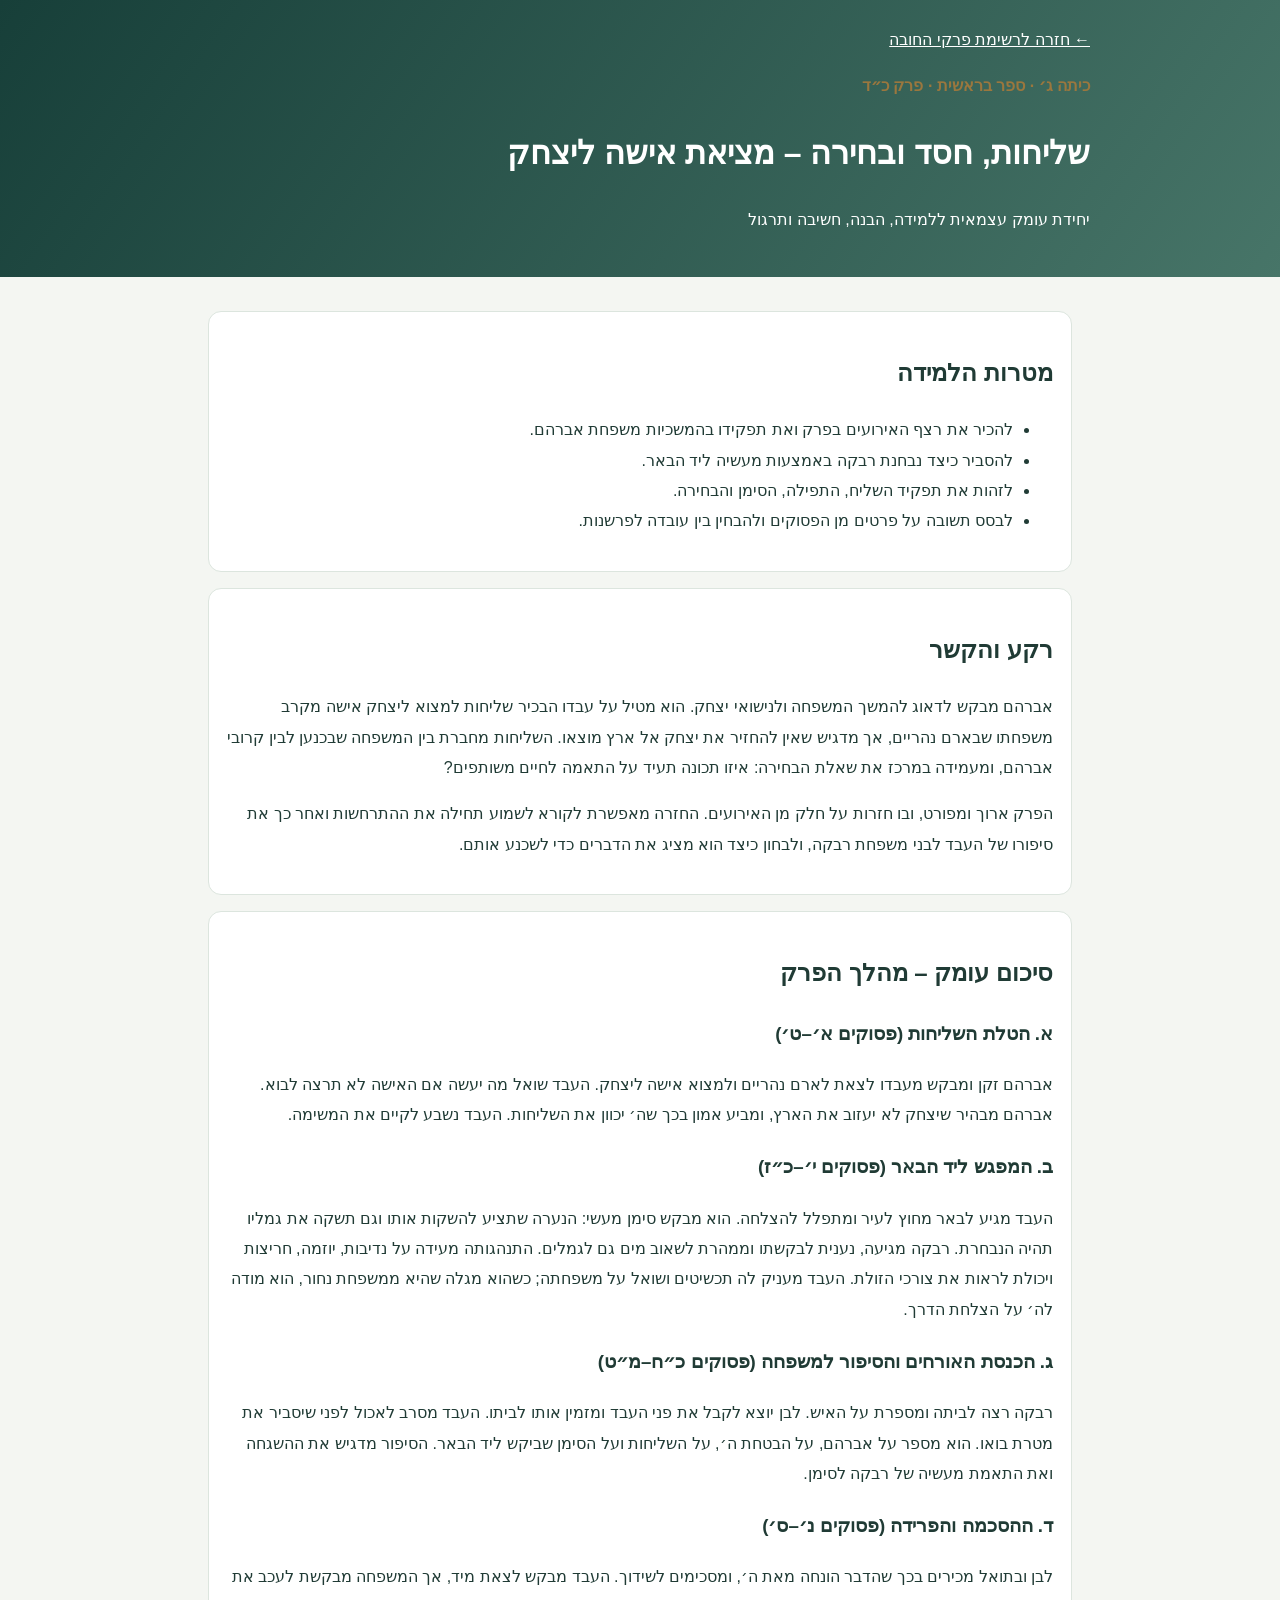
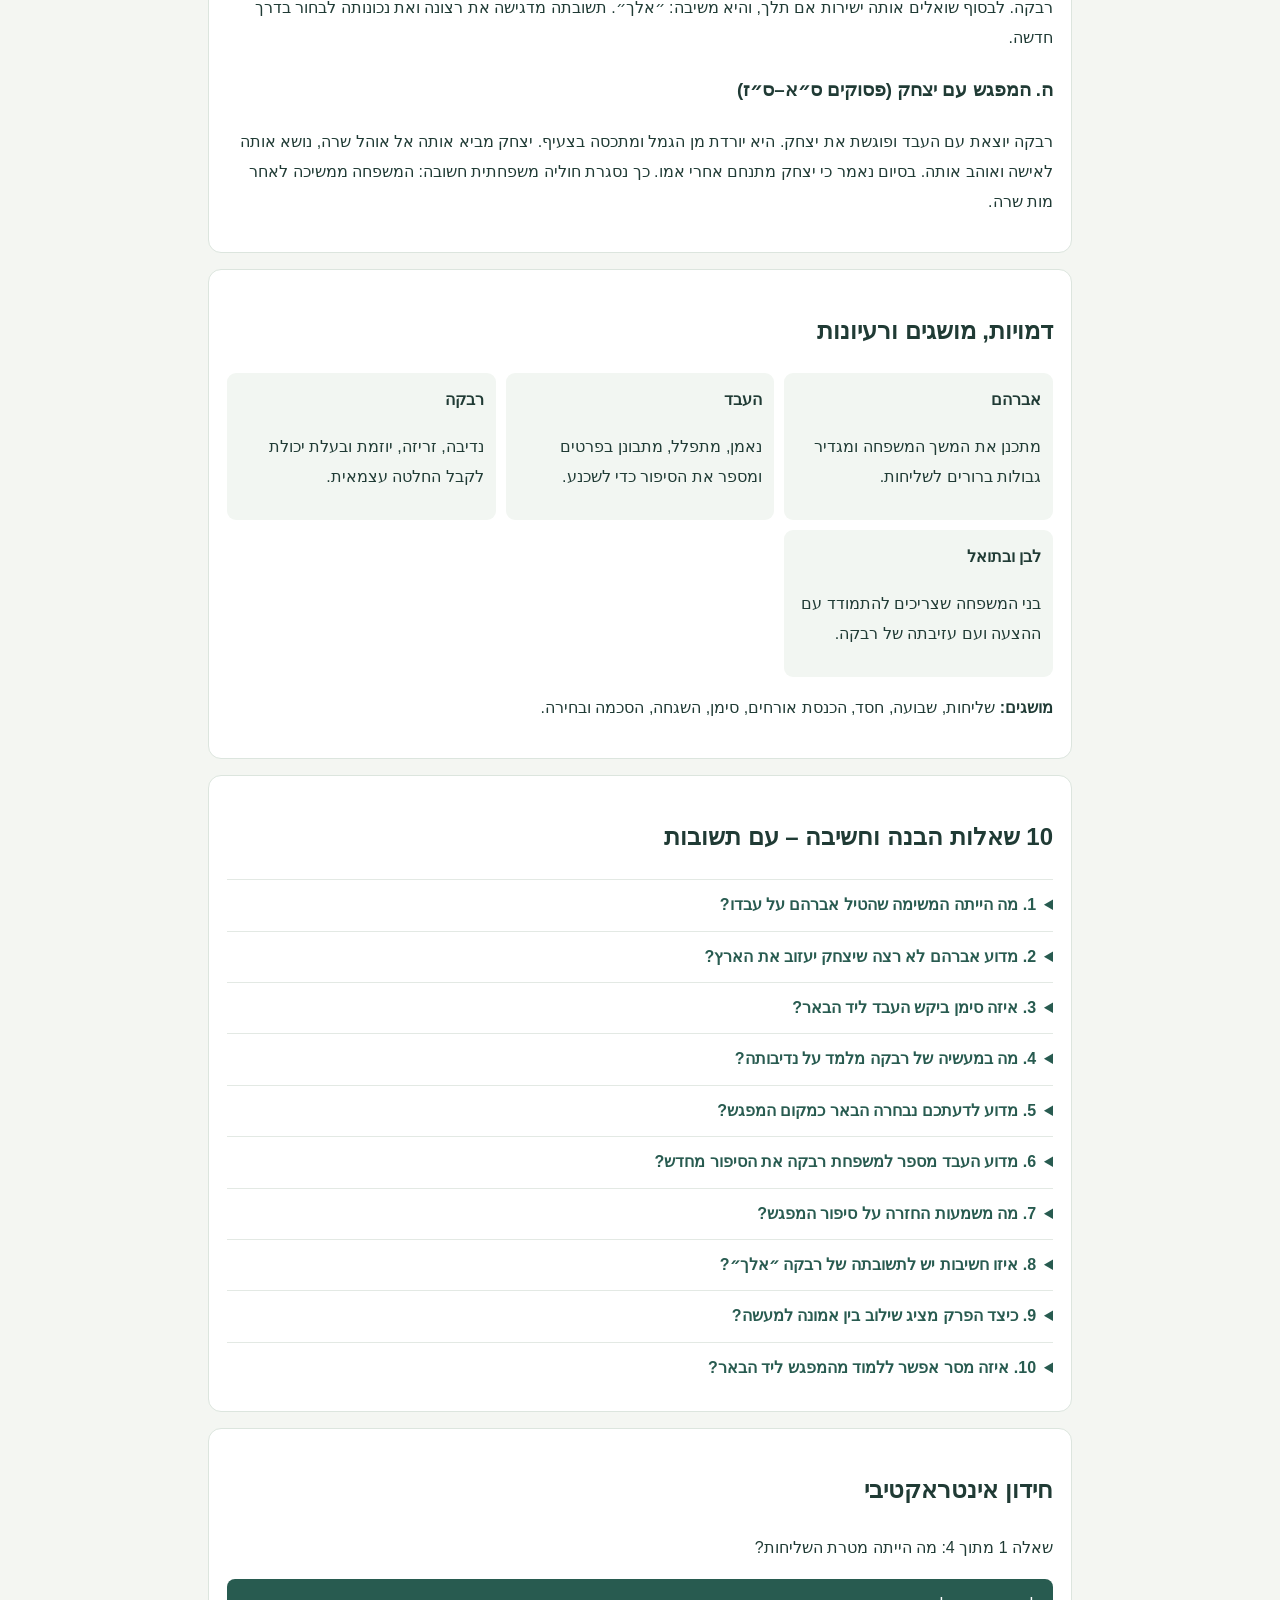
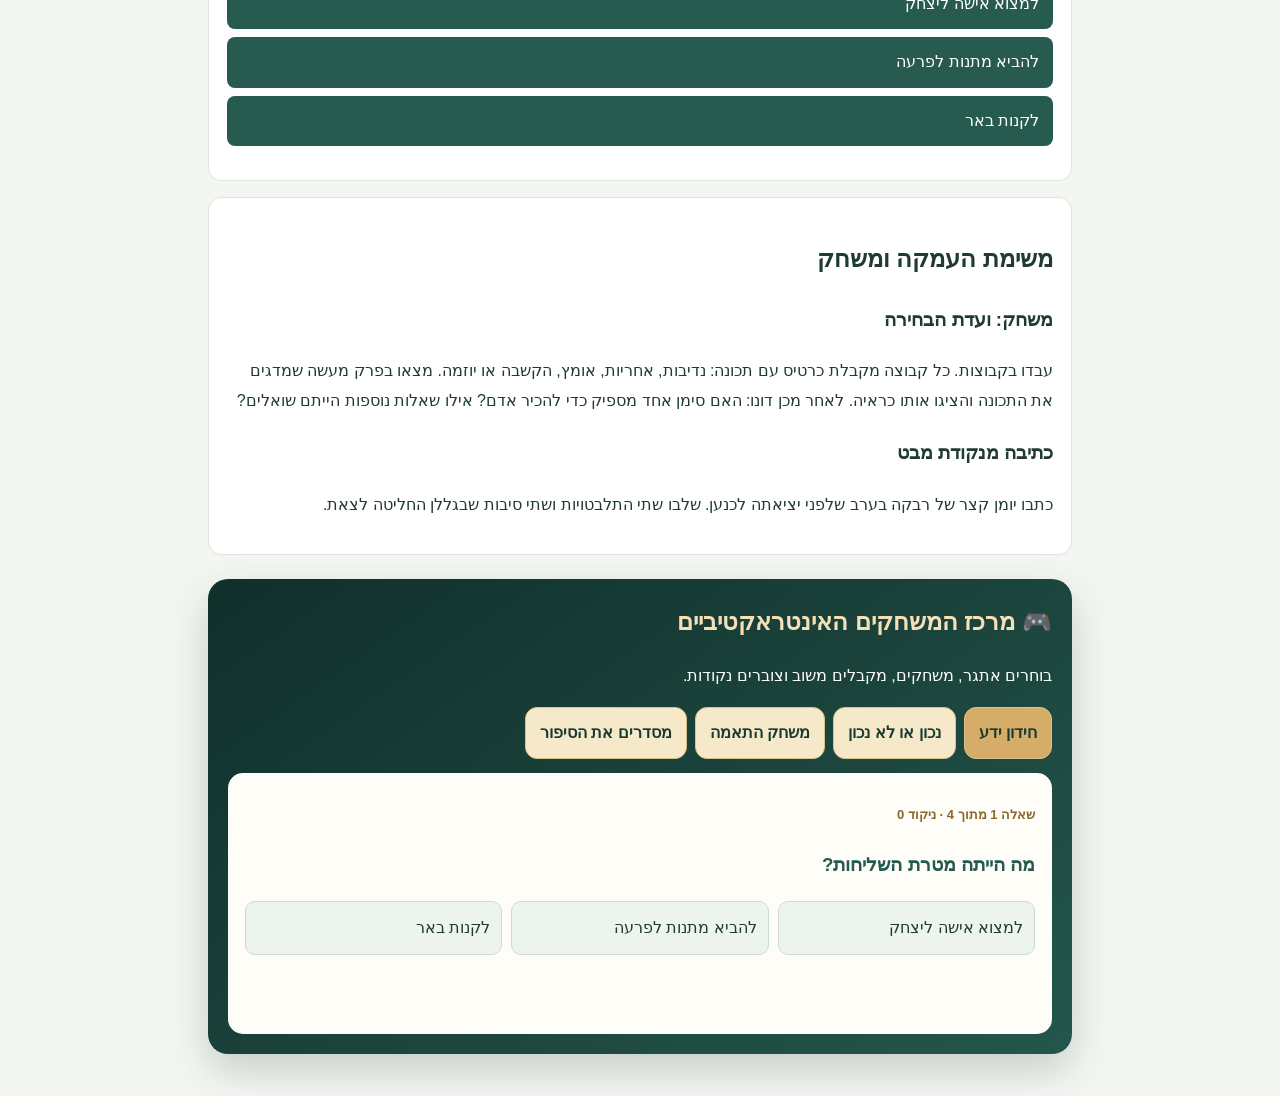
<file: grade3-genesis-24.html>
<!doctype html><html lang="he" dir="rtl"><head><meta charset="utf-8"><meta name="viewport" content="width=device-width,initial-scale=1"><title>בראשית כ״ד – שליחות ובחירה | יחידת עומק</title><style>
*{box-sizing:border-box}body{margin:0;background:#f4f6f2;color:#203b35;font-family:Arial,sans-serif;line-height:1.9}header{background:linear-gradient(125deg,#173f39,#477568);color:#fff;padding:25px 18px}header div,main{max-width:900px;margin:auto}main{padding:18px}.panel{background:white;border:1px solid #dce5de;border-radius:13px;padding:18px;margin:16px 0}.tag{color:#9b773e;font-weight:bold}.grid{display:grid;grid-template-columns:repeat(auto-fit,minmax(220px,1fr));gap:10px}.tile{background:#f2f6f2;padding:12px;border-radius:9px}details{border-top:1px solid #e3e9e4;padding:10px 0}summary{font-weight:bold;cursor:pointer;color:#285b50}.answer{background:#f4f7f3;padding:8px 12px;border-radius:8px;margin-top:8px}button{border:0;background:#285b50;color:white;padding:10px 14px;border-radius:8px;font:inherit;cursor:pointer}.choice{display:block;width:100%;text-align:right;margin:8px 0}.feedback{font-weight:bold;margin:8px 0}.back{color:white}</style></head><body><header><div><a class="back" href="all-required-chapters.html">← חזרה לרשימת פרקי החובה</a><p class="tag">כיתה ג׳ · ספר בראשית · פרק כ״ד</p><h1>שליחות, חסד ובחירה – מציאת אישה ליצחק</h1><p>יחידת עומק עצמאית ללמידה, הבנה, חשיבה ותרגול</p></div></header><main>
<section class="panel"><h2>מטרות הלמידה</h2><ul><li>להכיר את רצף האירועים בפרק ואת תפקידו בהמשכיות משפחת אברהם.</li><li>להסביר כיצד נבחנת רבקה באמצעות מעשיה ליד הבאר.</li><li>לזהות את תפקיד השליח, התפילה, הסימן והבחירה.</li><li>לבסס תשובה על פרטים מן הפסוקים ולהבחין בין עובדה לפרשנות.</li></ul></section>
<section class="panel"><h2>רקע והקשר</h2><p>אברהם מבקש לדאוג להמשך המשפחה ולנישואי יצחק. הוא מטיל על עבדו הבכיר שליחות למצוא ליצחק אישה מקרב משפחתו שבארם נהריים, אך מדגיש שאין להחזיר את יצחק אל ארץ מוצאו. השליחות מחברת בין המשפחה שבכנען לבין קרובי אברהם, ומעמידה במרכז את שאלת הבחירה: איזו תכונה תעיד על התאמה לחיים משותפים?</p><p>הפרק ארוך ומפורט, ובו חזרות על חלק מן האירועים. החזרה מאפשרת לקורא לשמוע תחילה את ההתרחשות ואחר כך את סיפורו של העבד לבני משפחת רבקה, ולבחון כיצד הוא מציג את הדברים כדי לשכנע אותם.</p></section>
<section class="panel"><h2>סיכום עומק – מהלך הפרק</h2>
<h3>א. הטלת השליחות (פסוקים א׳–ט׳)</h3><p>אברהם זקן ומבקש מעבדו לצאת לארם נהריים ולמצוא אישה ליצחק. העבד שואל מה יעשה אם האישה לא תרצה לבוא. אברהם מבהיר שיצחק לא יעזוב את הארץ, ומביע אמון בכך שה׳ יכוון את השליחות. העבד נשבע לקיים את המשימה.</p>
<h3>ב. המפגש ליד הבאר (פסוקים י׳–כ״ז)</h3><p>העבד מגיע לבאר מחוץ לעיר ומתפלל להצלחה. הוא מבקש סימן מעשי: הנערה שתציע להשקות אותו וגם תשקה את גמליו תהיה הנבחרת. רבקה מגיעה, נענית לבקשתו וממהרת לשאוב מים גם לגמלים. התנהגותה מעידה על נדיבות, יוזמה, חריצות ויכולת לראות את צורכי הזולת. העבד מעניק לה תכשיטים ושואל על משפחתה; כשהוא מגלה שהיא ממשפחת נחור, הוא מודה לה׳ על הצלחת הדרך.</p>
<h3>ג. הכנסת האורחים והסיפור למשפחה (פסוקים כ״ח–מ״ט)</h3><p>רבקה רצה לביתה ומספרת על האיש. לבן יוצא לקבל את פני העבד ומזמין אותו לביתו. העבד מסרב לאכול לפני שיסביר את מטרת בואו. הוא מספר על אברהם, על הבטחת ה׳, על השליחות ועל הסימן שביקש ליד הבאר. הסיפור מדגיש את ההשגחה ואת התאמת מעשיה של רבקה לסימן.</p>
<h3>ד. ההסכמה והפרידה (פסוקים נ׳–ס׳)</h3><p>לבן ובתואל מכירים בכך שהדבר הונחה מאת ה׳, ומסכימים לשידוך. העבד מבקש לצאת מיד, אך המשפחה מבקשת לעכב את רבקה. לבסוף שואלים אותה ישירות אם תלך, והיא משיבה: ״אלך״. תשובתה מדגישה את רצונה ואת נכונותה לבחור בדרך חדשה.</p>
<h3>ה. המפגש עם יצחק (פסוקים ס״א–ס״ז)</h3><p>רבקה יוצאת עם העבד ופוגשת את יצחק. היא יורדת מן הגמל ומתכסה בצעיף. יצחק מביא אותה אל אוהל שרה, נושא אותה לאישה ואוהב אותה. בסיום נאמר כי יצחק מתנחם אחרי אמו. כך נסגרת חוליה משפחתית חשובה: המשפחה ממשיכה לאחר מות שרה.</p></section>
<section class="panel"><h2>דמויות, מושגים ורעיונות</h2><div class="grid"><div class="tile"><b>אברהם</b><p>מתכנן את המשך המשפחה ומגדיר גבולות ברורים לשליחות.</p></div><div class="tile"><b>העבד</b><p>נאמן, מתפלל, מתבונן בפרטים ומספר את הסיפור כדי לשכנע.</p></div><div class="tile"><b>רבקה</b><p>נדיבה, זריזה, יוזמת ובעלת יכולת לקבל החלטה עצמאית.</p></div><div class="tile"><b>לבן ובתואל</b><p>בני המשפחה שצריכים להתמודד עם ההצעה ועם עזיבתה של רבקה.</p></div></div><p><b>מושגים:</b> שליחות, שבועה, חסד, הכנסת אורחים, סימן, השגחה, הסכמה ובחירה.</p></section>
<section class="panel"><h2>10 שאלות הבנה וחשיבה – עם תשובות</h2>
<details><summary>1. מה הייתה המשימה שהטיל אברהם על עבדו?</summary><div class="answer">למצוא אישה ליצחק מקרב משפחת אברהם שבארם נהריים.</div></details><details><summary>2. מדוע אברהם לא רצה שיצחק יעזוב את הארץ?</summary><div class="answer">אברהם ביקש לשמור על יצחק בארץ שהובטחה למשפחה, ולא להחזירו למקום שממנו יצא.</div></details><details><summary>3. איזה סימן ביקש העבד ליד הבאר?</summary><div class="answer">שהנערה שתציע להשקות אותו ותשקה גם את גמליו תהיה האישה המתאימה.</div></details><details><summary>4. מה במעשיה של רבקה מלמד על נדיבותה?</summary><div class="answer">היא לא הסתפקה בהשקיית האיש, אלא שאבה מים גם לגמליו, פעולה שדרשה מאמץ וזמן.</div></details><details><summary>5. מדוע לדעתכם נבחרה הבאר כמקום המפגש?</summary><div class="answer">הבאר היא מקום ציבורי שבו אפשר לפגוש אנשים ולראות כיצד הם מתנהגים כלפי זר הזקוק לעזרה.</div></details><details><summary>6. מדוע העבד מספר למשפחת רבקה את הסיפור מחדש?</summary><div class="answer">כדי להסביר את מטרת בואו, להציג את השתלשלות האירועים ולשכנע שהשידוך מתאים.</div></details><details><summary>7. מה משמעות החזרה על סיפור המפגש?</summary><div class="answer">החזרה מאפשרת להציג את האירוע מנקודת מבטו של העבד ולהדגיש את הפרטים החשובים לשכנוע המשפחה.</div></details><details><summary>8. איזו חשיבות יש לתשובתה של רבקה ״אלך״?</summary><div class="answer">היא מבטאת את הסכמתה האישית לצאת לדרך חדשה ולא רק החלטה של בני משפחתה.</div></details><details><summary>9. כיצד הפרק מציג שילוב בין אמונה למעשה?</summary><div class="answer">העבד מתפלל ומאמין בהכוונה, אך גם פועל, מתבונן, שואל ומוודא את הפרטים.</div></details><details><summary>10. איזה מסר אפשר ללמוד מהמפגש ליד הבאר?</summary><div class="answer">אופי האדם מתגלה במעשים קטנים של עזרה ויוזמה, במיוחד כאשר אין חובה לעזור.</div></details>
</section>
<section class="panel"><h2>חידון אינטראקטיבי</h2><div id="quiz"><p id="qtext"></p><div id="opts"></div><p class="feedback" id="fb"></p><button id="next" hidden>לשאלה הבאה</button><p id="score"></p></div></section>
<section class="panel"><h2>משימת העמקה ומשחק</h2><h3>משחק: ועדת הבחירה</h3><p>עבדו בקבוצות. כל קבוצה מקבלת כרטיס עם תכונה: נדיבות, אחריות, אומץ, הקשבה או יוזמה. מצאו בפרק מעשה שמדגים את התכונה והציגו אותו כראיה. לאחר מכן דונו: האם סימן אחד מספיק כדי להכיר אדם? אילו שאלות נוספות הייתם שואלים?</p><h3>כתיבה מנקודת מבט</h3><p>כתבו יומן קצר של רבקה בערב שלפני יציאתה לכנען. שלבו שתי התלבטויות ושתי סיבות שבגללן החליטה לצאת.</p></section>
</main><script>
const qs=[["מה הייתה מטרת השליחות?",["למצוא אישה ליצחק","להביא מתנות לפרעה","לקנות באר"],0],["מה עשתה רבקה ליד הבאר?",["ברחה מהעבד","השקתה אותו ואת הגמלים","סירבה לעזור"],1],["מה ענתה רבקה כששאלו אם תלך?",["לא אלך","אחשוב על כך","אלך"],2],["מה ביקש אברהם מיצחק?",["לעזוב את הארץ","להישאר בארץ","ללכת לבדו לחרן"],1]];
let i=0,score=0,answered=false;function draw(){answered=false;document.getElementById("qtext").textContent="שאלה "+(i+1)+" מתוך "+qs.length+": "+qs[i][0];document.getElementById("opts").innerHTML=qs[i][1].map((x,j)=>'<button class="choice" data-n="'+j+'">'+x+'</button>').join("");document.getElementById("fb").textContent="";document.getElementById("next").hidden=true;document.querySelectorAll(".choice").forEach(b=>b.onclick=()=>{if(answered)return;answered=true;let ok=+b.dataset.n===qs[i][2];if(ok)score++;document.getElementById("fb").textContent=ok?"נכון מאוד!":"לא מדויק. התשובה הנכונה: "+qs[i][1][qs[i][2]];document.getElementById("next").hidden=false;});}document.getElementById("next").onclick=()=>{i++;if(i<qs.length)draw();else{document.getElementById("quiz").innerHTML="<h3>סיימתם! הציון: "+score+" מתוך "+qs.length+"</h3><button onclick='location.reload()'>לתרגול חוזר</button>";}};draw();
</script><script src="interactive-games.js?v=1"></script></body></html>
</file>
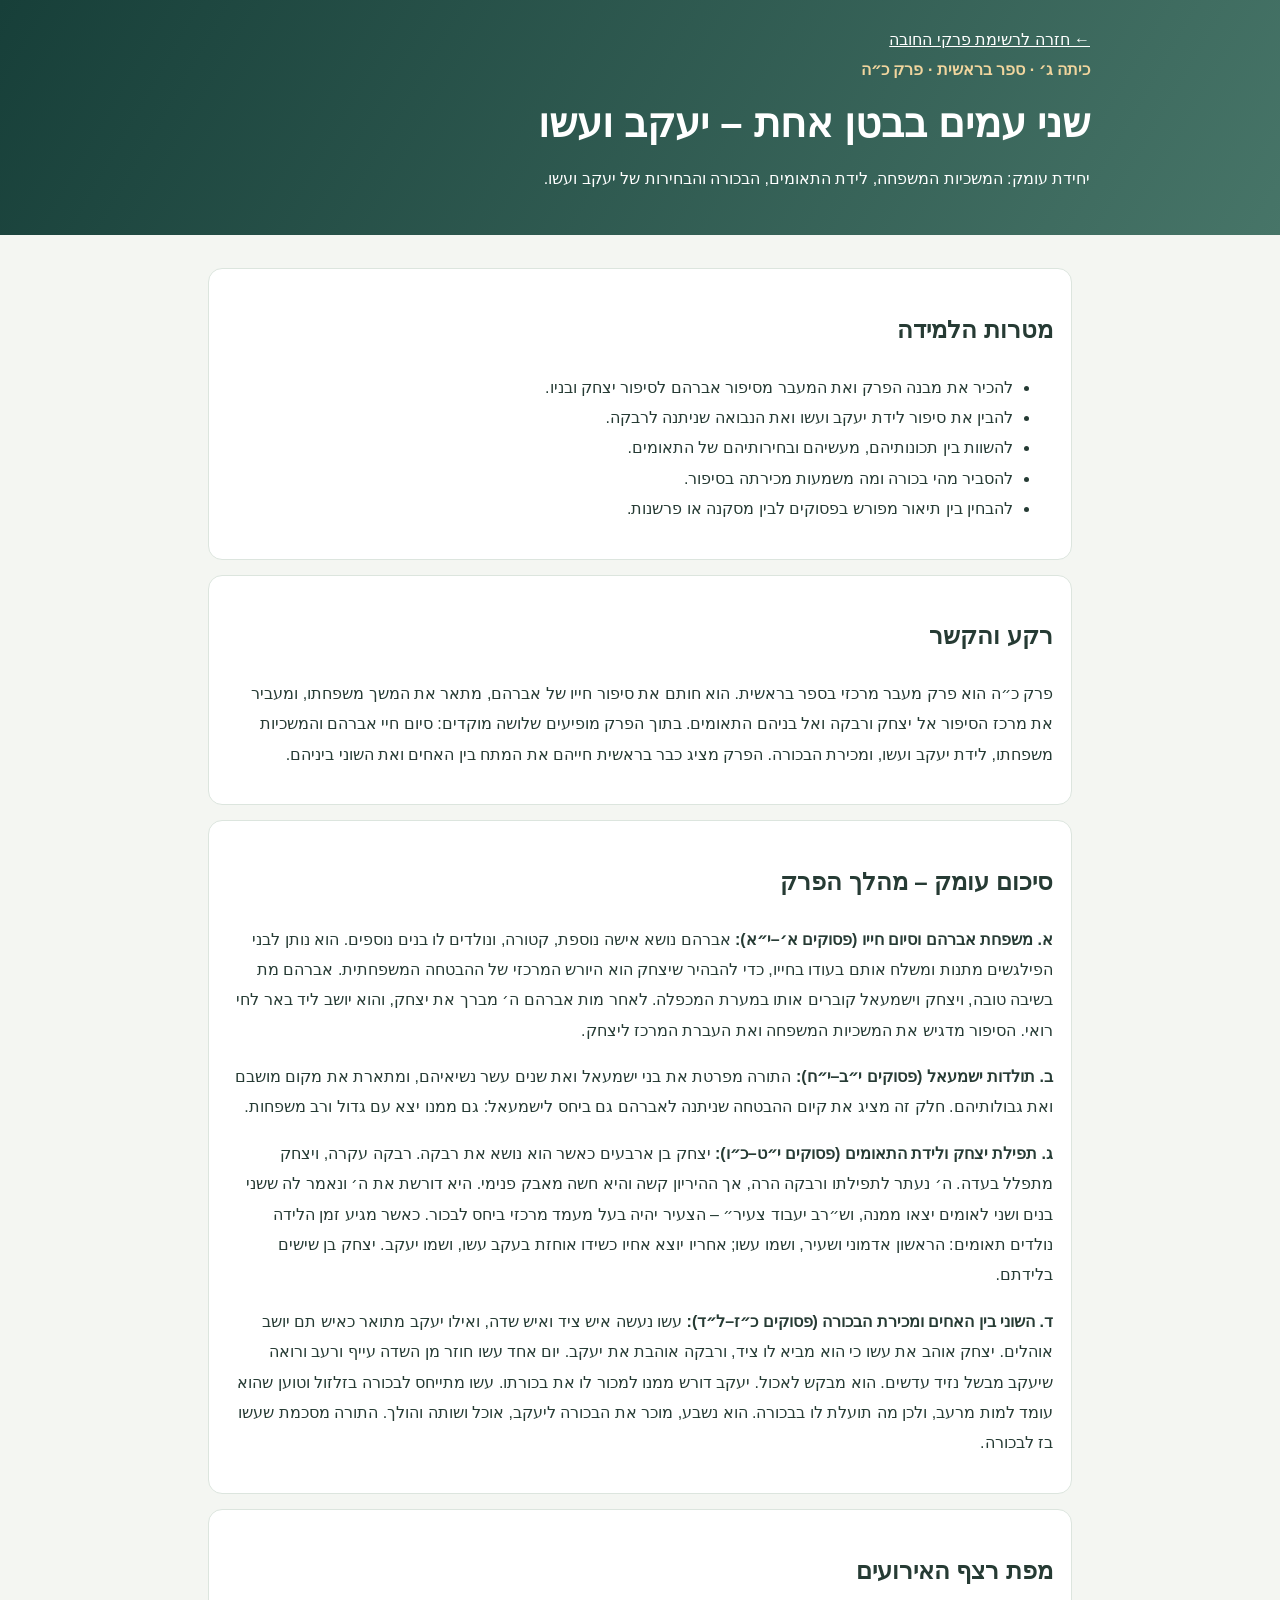
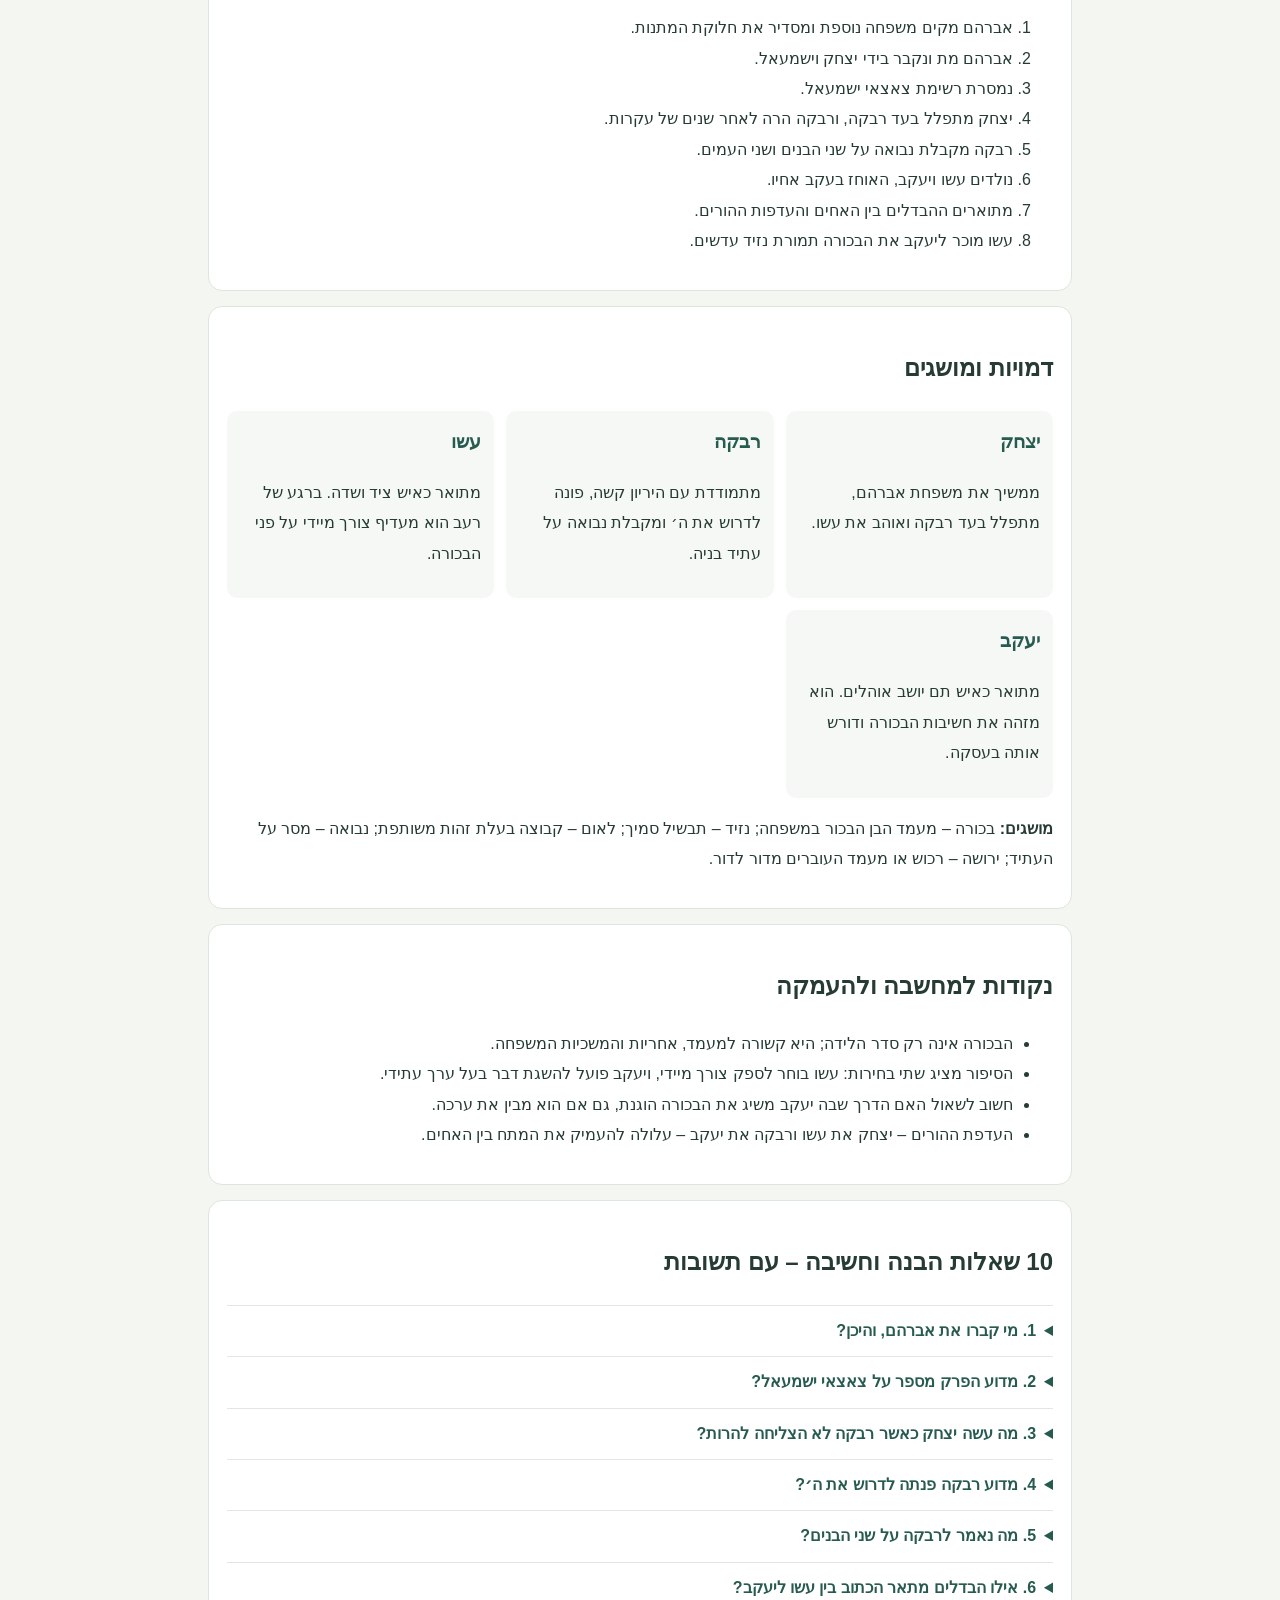
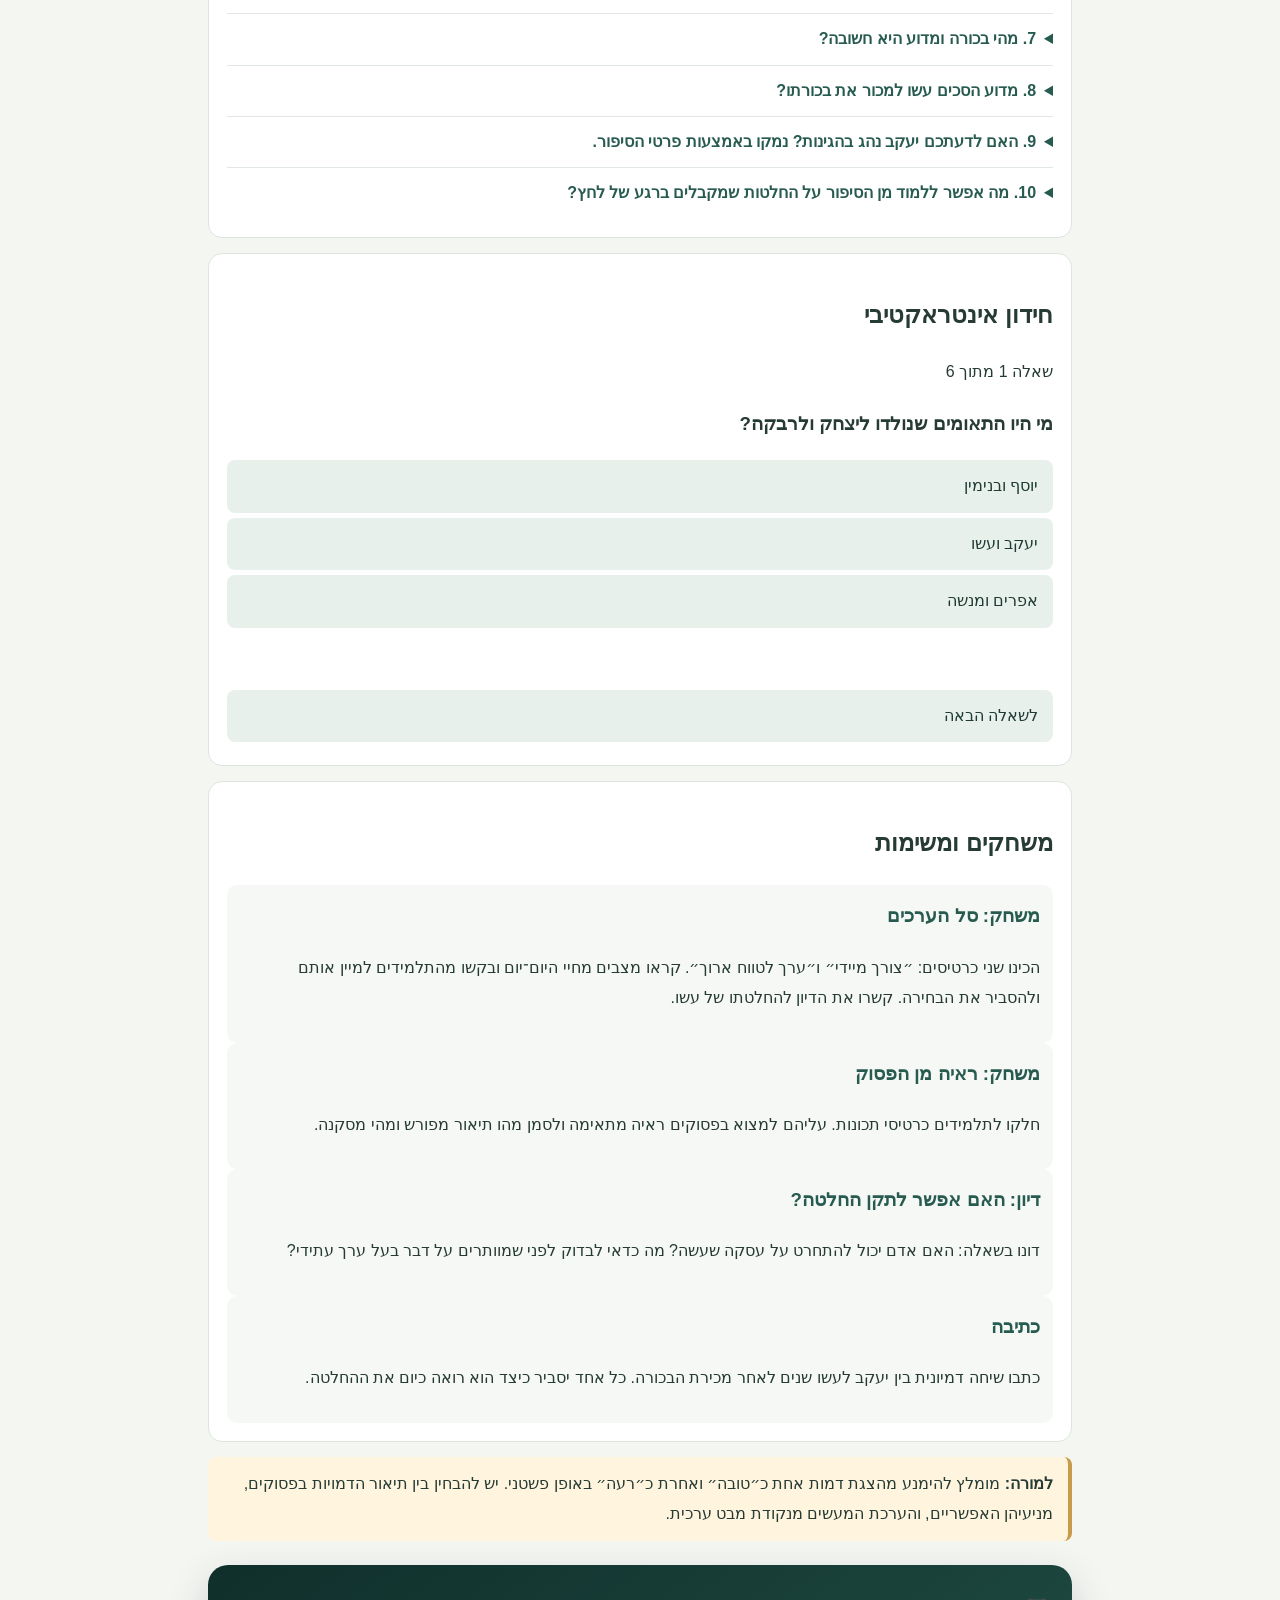
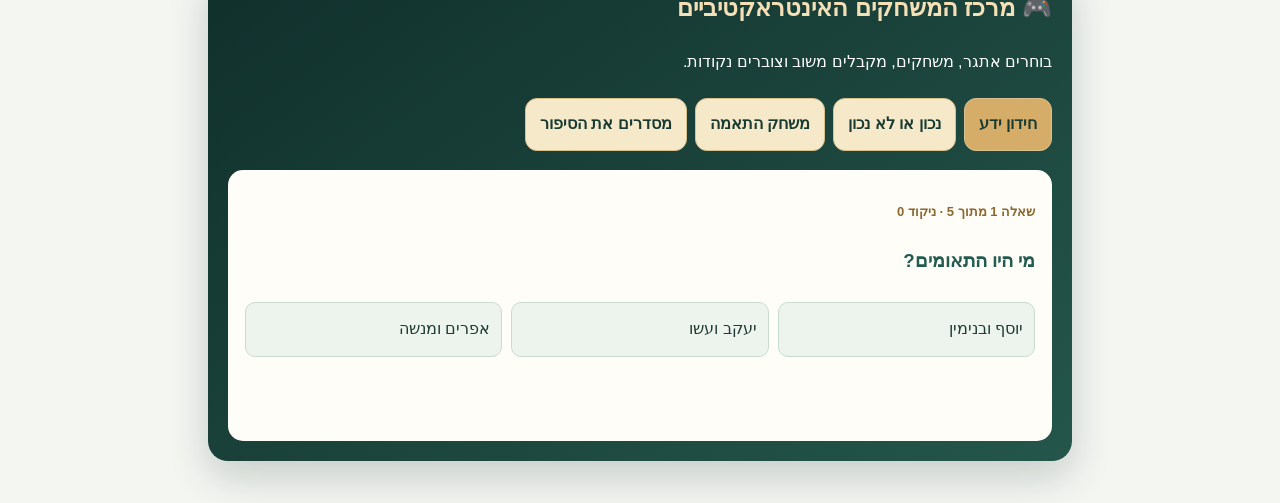
<file: grade3-genesis-25.html>
<!doctype html>
<html lang="he" dir="rtl"><head><meta charset="utf-8"><meta name="viewport" content="width=device-width,initial-scale=1"><meta name="theme-color" content="#173f39"><title>בראשית כ״ה – המשכיות, תאומים ובכורה</title>
<style>*{box-sizing:border-box}body{margin:0;background:#f4f6f2;color:#263b34;font-family:Arial,sans-serif;line-height:1.9}header{background:linear-gradient(120deg,#173f39,#477568);color:white;padding:25px 18px}header div,main{max-width:900px;margin:auto}header a{color:white}h1{font-size:clamp(27px,5vw,40px);line-height:1.25;margin:12px 0}main{padding:18px}.panel{background:#fff;border:1px solid #dce5de;border-radius:14px;padding:18px;margin:15px 0}.tag{color:#96723c;font-weight:bold}.cols{display:grid;grid-template-columns:repeat(auto-fit,minmax(220px,1fr));gap:12px}.mini{background:#f5f8f5;padding:13px;border-radius:10px}.mini h3{margin-top:0;color:#285b50}details{border-top:1px solid #e1e8e2;padding:10px 0}summary{cursor:pointer;font-weight:bold;color:#285b50}button{font:inherit;border:0;border-radius:8px;padding:11px 15px;background:#285b50;color:white;cursor:pointer;margin:5px 0}.quiz button{display:block;width:100%;text-align:right;background:#e8f0eb;color:#203b35}.feedback{font-weight:bold;min-height:30px}.notice{background:#fff5df;border-right:4px solid #c89b4b;padding:12px 15px;border-radius:8px}</style></head><body>
<header><div><a href="all-required-chapters.html">← חזרה לרשימת פרקי החובה</a><div class="tag" style="color:#f1d59e">כיתה ג׳ · ספר בראשית · פרק כ״ה</div><h1>שני עמים בבטן אחת – יעקב ועשו</h1><p>יחידת עומק: המשכיות המשפחה, לידת התאומים, הבכורה והבחירות של יעקב ועשו.</p></div></header><main>
<section class="panel"><h2>מטרות הלמידה</h2><ul><li>להכיר את מבנה הפרק ואת המעבר מסיפור אברהם לסיפור יצחק ובניו.</li><li>להבין את סיפור לידת יעקב ועשו ואת הנבואה שניתנה לרבקה.</li><li>להשוות בין תכונותיהם, מעשיהם ובחירותיהם של התאומים.</li><li>להסביר מהי בכורה ומה משמעות מכירתה בסיפור.</li><li>להבחין בין תיאור מפורש בפסוקים לבין מסקנה או פרשנות.</li></ul></section>
<section class="panel"><h2>רקע והקשר</h2><p>פרק כ״ה הוא פרק מעבר מרכזי בספר בראשית. הוא חותם את סיפור חייו של אברהם, מתאר את המשך משפחתו, ומעביר את מרכז הסיפור אל יצחק ורבקה ואל בניהם התאומים. בתוך הפרק מופיעים שלושה מוקדים: סיום חיי אברהם והמשכיות משפחתו, לידת יעקב ועשו, ומכירת הבכורה. הפרק מציג כבר בראשית חייהם את המתח בין האחים ואת השוני ביניהם.</p></section>
<section class="panel"><h2>סיכום עומק – מהלך הפרק</h2><p><b>א. משפחת אברהם וסיום חייו (פסוקים א׳–י״א):</b> אברהם נושא אישה נוספת, קטורה, ונולדים לו בנים נוספים. הוא נותן לבני הפילגשים מתנות ומשלח אותם בעודו בחייו, כדי להבהיר שיצחק הוא היורש המרכזי של ההבטחה המשפחתית. אברהם מת בשיבה טובה, ויצחק וישמעאל קוברים אותו במערת המכפלה. לאחר מות אברהם ה׳ מברך את יצחק, והוא יושב ליד באר לחי רואי. הסיפור מדגיש את המשכיות המשפחה ואת העברת המרכז ליצחק.</p><p><b>ב. תולדות ישמעאל (פסוקים י״ב–י״ח):</b> התורה מפרטת את בני ישמעאל ואת שנים עשר נשיאיהם, ומתארת את מקום מושבם ואת גבולותיהם. חלק זה מציג את קיום ההבטחה שניתנה לאברהם גם ביחס לישמעאל: גם ממנו יצא עם גדול ורב משפחות.</p><p><b>ג. תפילת יצחק ולידת התאומים (פסוקים י״ט–כ״ו):</b> יצחק בן ארבעים כאשר הוא נושא את רבקה. רבקה עקרה, ויצחק מתפלל בעדה. ה׳ נעתר לתפילתו ורבקה הרה, אך ההיריון קשה והיא חשה מאבק פנימי. היא דורשת את ה׳ ונאמר לה ששני בנים ושני לאומים יצאו ממנה, וש״רב יעבוד צעיר״ – הצעיר יהיה בעל מעמד מרכזי ביחס לבכור. כאשר מגיע זמן הלידה נולדים תאומים: הראשון אדמוני ושעיר, ושמו עשו; אחריו יוצא אחיו כשידו אוחזת בעקב עשו, ושמו יעקב. יצחק בן שישים בלידתם.</p><p><b>ד. השוני בין האחים ומכירת הבכורה (פסוקים כ״ז–ל״ד):</b> עשו נעשה איש ציד ואיש שדה, ואילו יעקב מתואר כאיש תם יושב אוהלים. יצחק אוהב את עשו כי הוא מביא לו ציד, ורבקה אוהבת את יעקב. יום אחד עשו חוזר מן השדה עייף ורעב ורואה שיעקב מבשל נזיד עדשים. הוא מבקש לאכול. יעקב דורש ממנו למכור לו את בכורתו. עשו מתייחס לבכורה בזלזול וטוען שהוא עומד למות מרעב, ולכן מה תועלת לו בבכורה. הוא נשבע, מוכר את הבכורה ליעקב, אוכל ושותה והולך. התורה מסכמת שעשו בז לבכורה.</p></section>
<section class="panel"><h2>מפת רצף האירועים</h2><ol><li>אברהם מקים משפחה נוספת ומסדיר את חלוקת המתנות.</li><li>אברהם מת ונקבר בידי יצחק וישמעאל.</li><li>נמסרת רשימת צאצאי ישמעאל.</li><li>יצחק מתפלל בעד רבקה, ורבקה הרה לאחר שנים של עקרות.</li><li>רבקה מקבלת נבואה על שני הבנים ושני העמים.</li><li>נולדים עשו ויעקב, האוחז בעקב אחיו.</li><li>מתוארים ההבדלים בין האחים והעדפות ההורים.</li><li>עשו מוכר ליעקב את הבכורה תמורת נזיד עדשים.</li></ol></section>
<section class="panel"><h2>דמויות ומושגים</h2><div class="cols"><div class="mini"><h3>יצחק</h3><p>ממשיך את משפחת אברהם, מתפלל בעד רבקה ואוהב את עשו.</p></div><div class="mini"><h3>רבקה</h3><p>מתמודדת עם היריון קשה, פונה לדרוש את ה׳ ומקבלת נבואה על עתיד בניה.</p></div><div class="mini"><h3>עשו</h3><p>מתואר כאיש ציד ושדה. ברגע של רעב הוא מעדיף צורך מיידי על פני הבכורה.</p></div><div class="mini"><h3>יעקב</h3><p>מתואר כאיש תם יושב אוהלים. הוא מזהה את חשיבות הבכורה ודורש אותה בעסקה.</p></div></div><p><b>מושגים:</b> בכורה – מעמד הבן הבכור במשפחה; נזיד – תבשיל סמיך; לאום – קבוצה בעלת זהות משותפת; נבואה – מסר על העתיד; ירושה – רכוש או מעמד העוברים מדור לדור.</p></section>
<section class="panel"><h2>נקודות למחשבה ולהעמקה</h2><ul><li>הבכורה אינה רק סדר הלידה; היא קשורה למעמד, אחריות והמשכיות המשפחה.</li><li>הסיפור מציג שתי בחירות: עשו בוחר לספק צורך מיידי, ויעקב פועל להשגת דבר בעל ערך עתידי.</li><li>חשוב לשאול האם הדרך שבה יעקב משיג את הבכורה הוגנת, גם אם הוא מבין את ערכה.</li><li>העדפת ההורים – יצחק את עשו ורבקה את יעקב – עלולה להעמיק את המתח בין האחים.</li></ul></section>
<section class="panel"><h2>10 שאלות הבנה וחשיבה – עם תשובות</h2><details><summary>1. מי קברו את אברהם, והיכן?</summary><p>יצחק וישמעאל קברו אותו במערת המכפלה.</p></details><details><summary>2. מדוע הפרק מספר על צאצאי ישמעאל?</summary><p>כדי להראות שגם ההבטחה שניתנה לאברהם ביחס לישמעאל מתקיימת, ולתאר את המשך משפחתו.</p></details><details><summary>3. מה עשה יצחק כאשר רבקה לא הצליחה להרות?</summary><p>יצחק התפלל לה׳ בעד רבקה, וה׳ נעתר לתפילתו.</p></details><details><summary>4. מדוע רבקה פנתה לדרוש את ה׳?</summary><p>מפני שההיריון היה קשה והיא חשה מאבק בבטנה ורצתה להבין את משמעותו.</p></details><details><summary>5. מה נאמר לרבקה על שני הבנים?</summary><p>שני בנים ושני לאומים יצאו ממנה, ושני העמים יהיו שונים; ורב יעבוד צעיר.</p></details><details><summary>6. אילו הבדלים מתאר הכתוב בין עשו ליעקב?</summary><p>עשו מתואר כאיש ציד ואיש שדה, ואילו יעקב כאיש תם יושב אוהלים. גם מראה לידתם שונה.</p></details><details><summary>7. מהי בכורה ומדוע היא חשובה?</summary><p>מעמד הבן הבכור במשפחה, שהיה קשור לזכויות, לאחריות ולמעמד בהמשכיות המשפחה.</p></details><details><summary>8. מדוע הסכים עשו למכור את בכורתו?</summary><p>הוא היה עייף ורעב והתמקד בצורך המיידי לאכול, ולכן לא העריך באותו רגע את חשיבות הבכורה.</p></details><details><summary>9. האם לדעתכם יעקב נהג בהגינות? נמקו באמצעות פרטי הסיפור.</summary><p>אפשר להציג עמדות שונות. יש להתייחס לכך שיעקב דרש עסקה מעשו, אך עשה זאת כאשר אחיו היה רעב ועייף. חשוב לבסס את הטענה על הפסוקים.</p></details><details><summary>10. מה אפשר ללמוד מן הסיפור על החלטות שמקבלים ברגע של לחץ?</summary><p>החלטה שמתקבלת מתוך רעב, עייפות או לחץ עלולה להתעלם מהשלכות ארוכות טווח. כדאי לעצור, לחשוב ולבחון מה באמת חשוב.</p></details></section>
<section class="panel quiz"><h2>חידון אינטראקטיבי</h2><p id="qcount"></p><h3 id="question"></h3><div id="answers"></div><p class="feedback" id="feedback" aria-live="polite"></p><button id="next" hidden>לשאלה הבאה</button></section>
<section class="panel"><h2>משחקים ומשימות</h2><div class="mini"><h3>משחק: סל הערכים</h3><p>הכינו שני כרטיסים: ״צורך מיידי״ ו״ערך לטווח ארוך״. קראו מצבים מחיי היום־יום ובקשו מהתלמידים למיין אותם ולהסביר את הבחירה. קשרו את הדיון להחלטתו של עשו.</p></div><div class="mini"><h3>משחק: ראיה מן הפסוק</h3><p>חלקו לתלמידים כרטיסי תכונות. עליהם למצוא בפסוקים ראיה מתאימה ולסמן מהו תיאור מפורש ומהי מסקנה.</p></div><div class="mini"><h3>דיון: האם אפשר לתקן החלטה?</h3><p>דונו בשאלה: האם אדם יכול להתחרט על עסקה שעשה? מה כדאי לבדוק לפני שמוותרים על דבר בעל ערך עתידי?</p></div><div class="mini"><h3>כתיבה</h3><p>כתבו שיחה דמיונית בין יעקב לעשו שנים לאחר מכירת הבכורה. כל אחד יסביר כיצד הוא רואה כיום את ההחלטה.</p></div></section>
<section class="notice"><b>למורה:</b> מומלץ להימנע מהצגת דמות אחת כ״טובה״ ואחרת כ״רעה״ באופן פשטני. יש להבחין בין תיאור הדמויות בפסוקים, מניעיהן האפשריים, והערכת המעשים מנקודת מבט ערכית.</section></main>
<script>const qs=[["מי היו התאומים שנולדו ליצחק ולרבקה?",["יוסף ובנימין","יעקב ועשו","אפרים ומנשה"],1,"יעקב ועשו הם התאומים שבמרכז הפרק."],["מה עשה יצחק כאשר רבקה לא הצליחה להרות?",["התפלל בעדה","שלח אותה למצרים","עזב את הבית"],0,"יצחק התפלל לה׳ בעד רבקה."],["כיצד תואר עשו?",["איש ציד ואיש שדה","רועה צאן","איש אוהלים"],0,"כך מתאר הכתוב את עשו."],["מה הכין יעקב?",["לחם","נזיד עדשים","דגים"],1,"עשו ביקש מן הנזיד שיעקב הכין."],["מה מכר עשו ליעקב?",["את אוהלו","את בכורתו","את צאנו"],1,"עשו מכר את הבכורה תמורת הנזיד."],["מה מלמדת בחירת עשו?",["העדיף צורך מיידי על ערך עתידי","לא היה רעב","לא הכיר את יעקב"],0,"עשו התמקד ברעב ולא העריך את הבכורה."]];let n=0,score=0,answered=false;function draw(){document.getElementById("qcount").textContent="שאלה "+(n+1)+" מתוך "+qs.length;document.getElementById("question").textContent=qs[n][0];document.getElementById("feedback").textContent="";document.getElementById("next").hidden=true;answered=false;document.getElementById("answers").innerHTML=qs[n][1].map((x,i)=>'<button data-i="'+i+'">'+x+'</button>').join("");document.querySelectorAll("#answers button").forEach(b=>b.onclick=()=>{if(answered)return;answered=true;const ok=+b.dataset.i===qs[n][2];if(ok)score++;document.querySelectorAll("#answers button").forEach(x=>x.disabled=true);document.getElementById("feedback").textContent=(ok?"נכון! ":"לא מדויק. ")+qs[n][3];document.getElementById("next").hidden=false;});}document.getElementById("next").onclick=()=>{n++;if(n<qs.length)draw();else document.querySelector(".quiz").innerHTML="<h2>סיימתם!</h2><p>הציון שלכם: "+score+" מתוך "+qs.length+"</p><button onclick='location.reload()'>לתרגול חוזר</button>";};draw();</script><script src="interactive-games.js?v=1"></script></body></html>
</file>
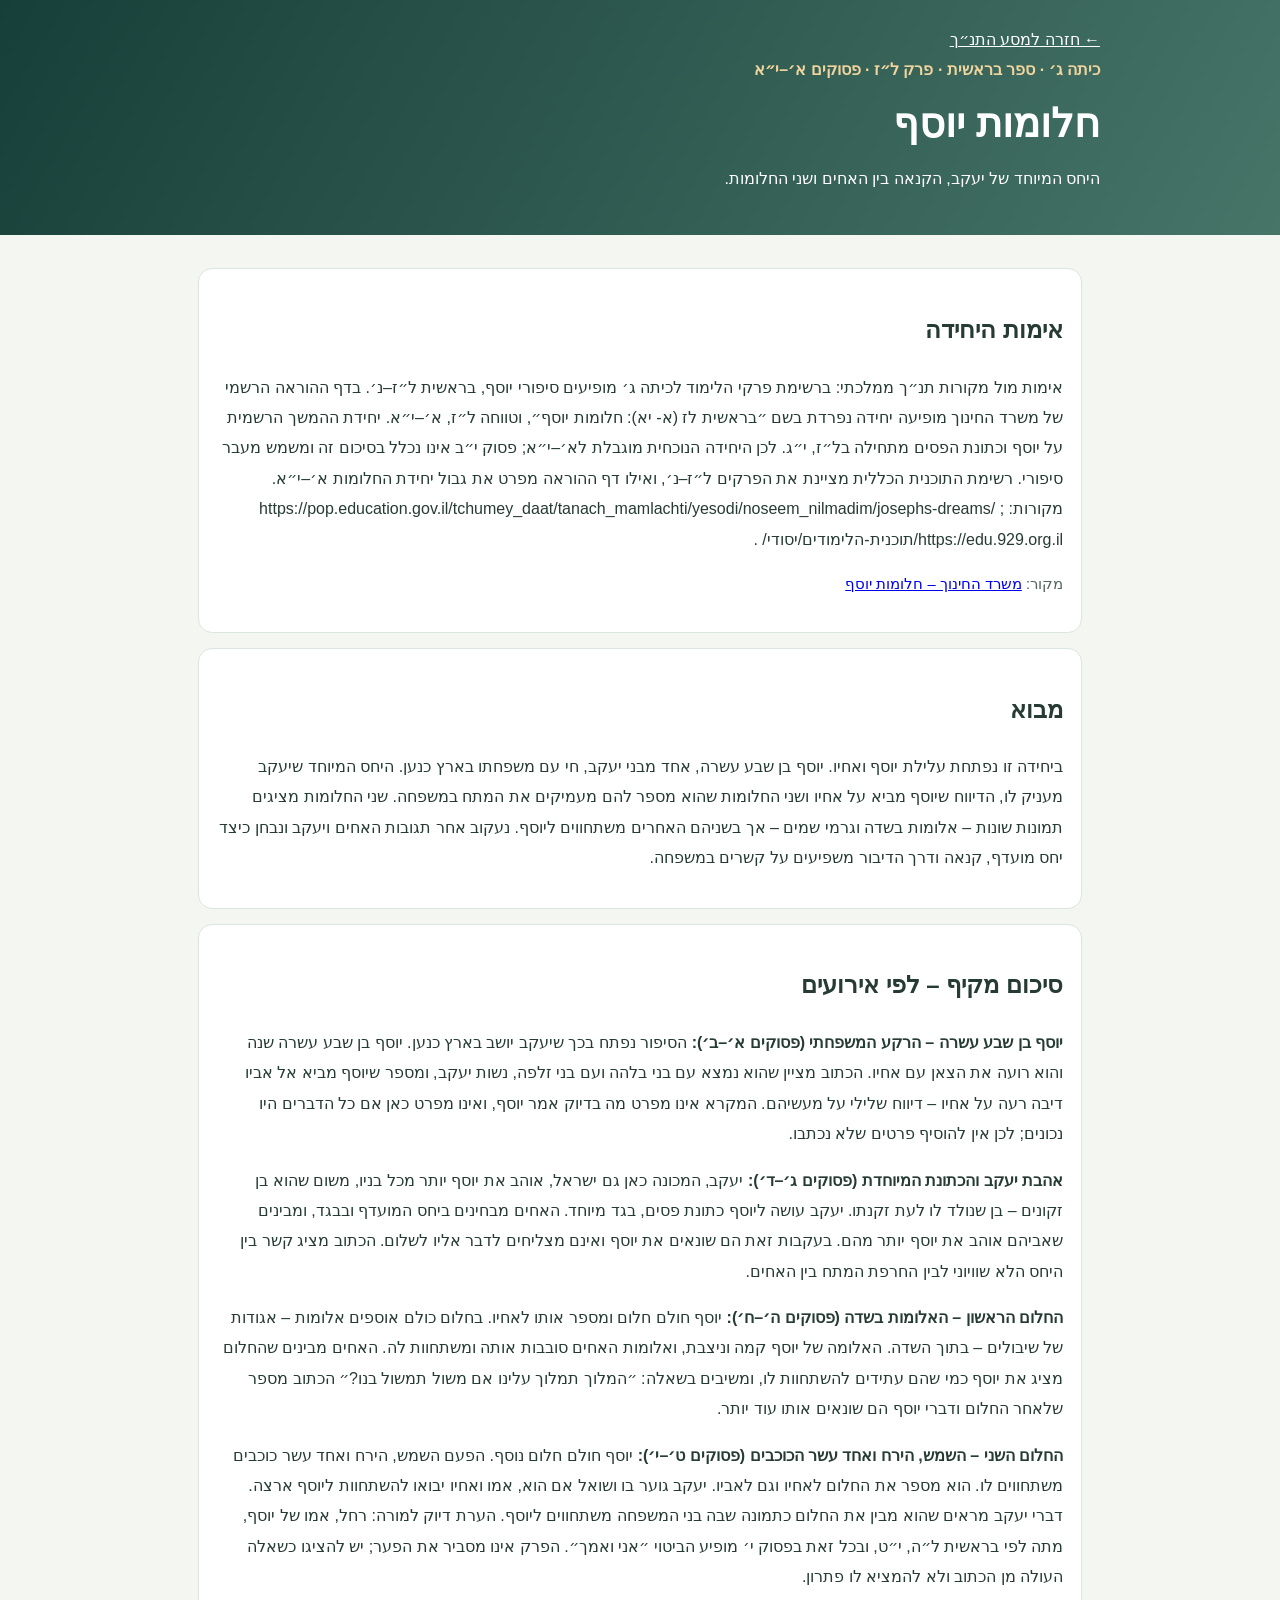
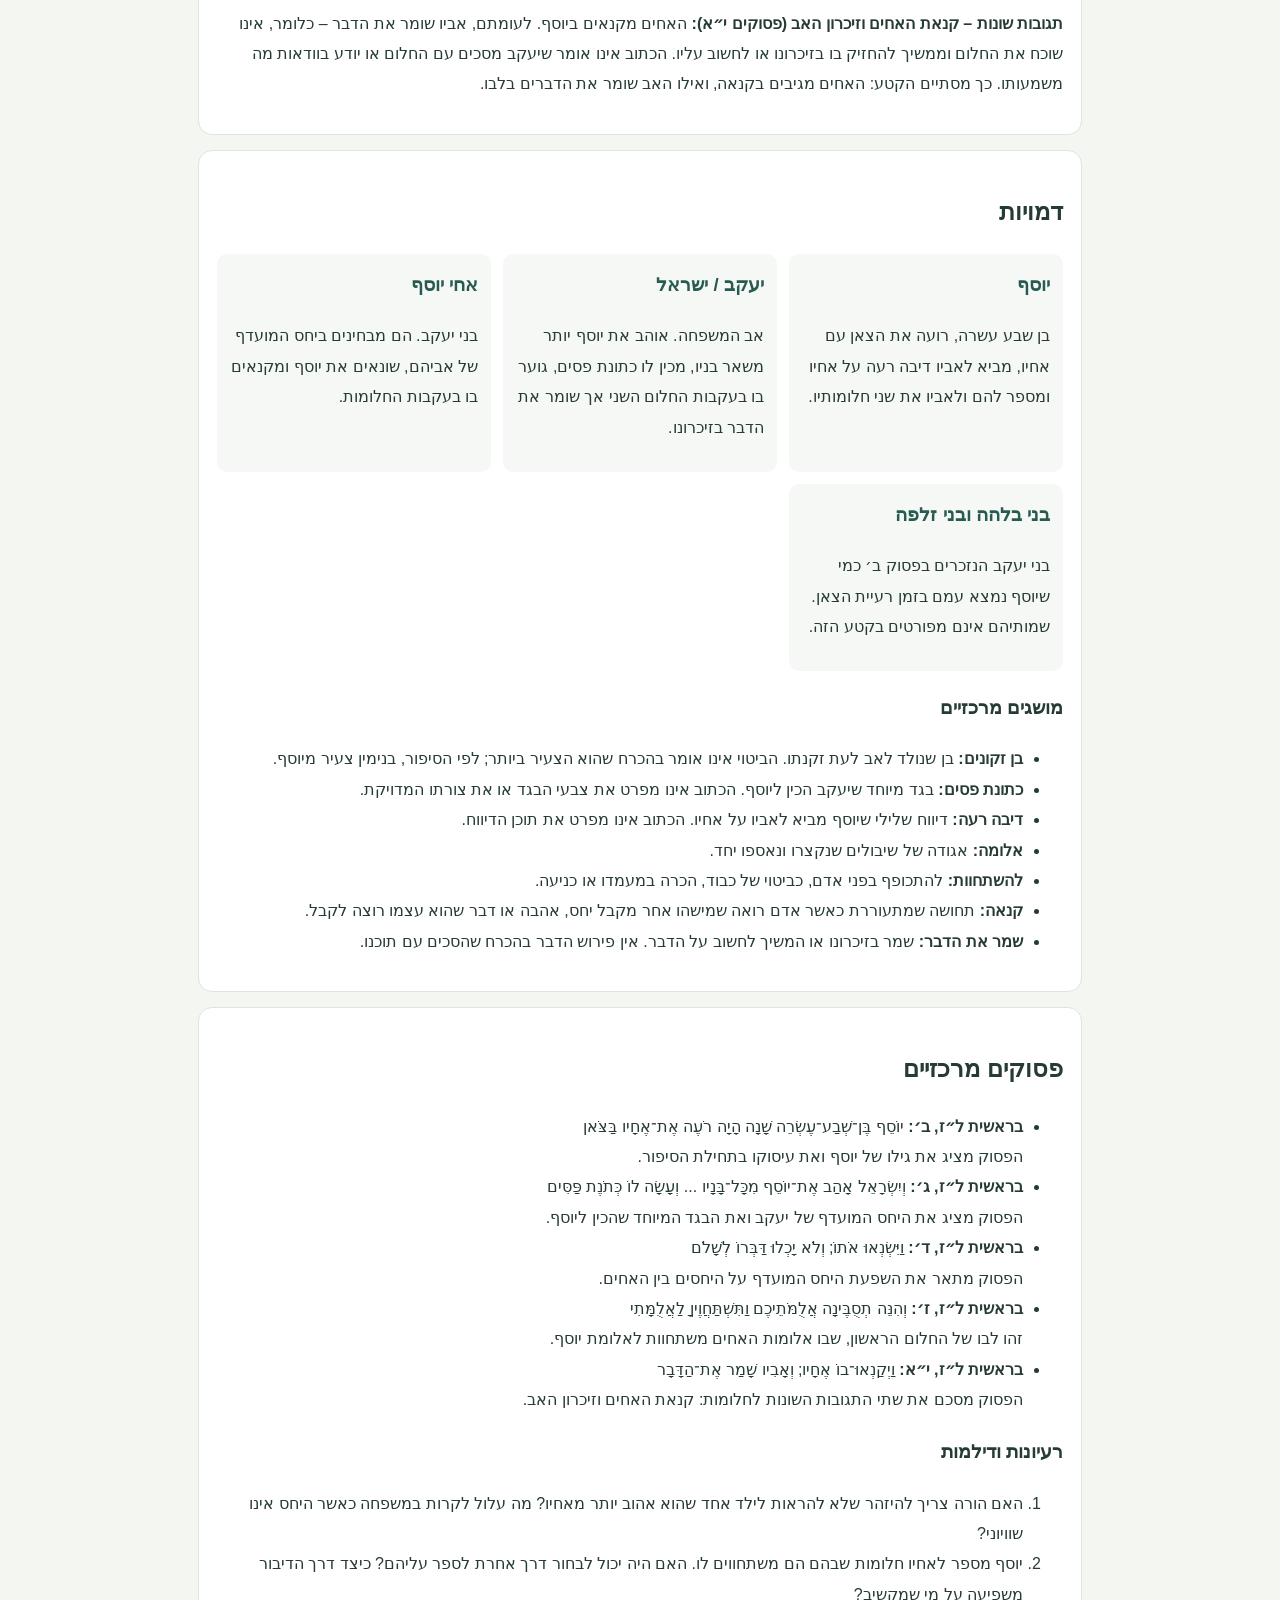
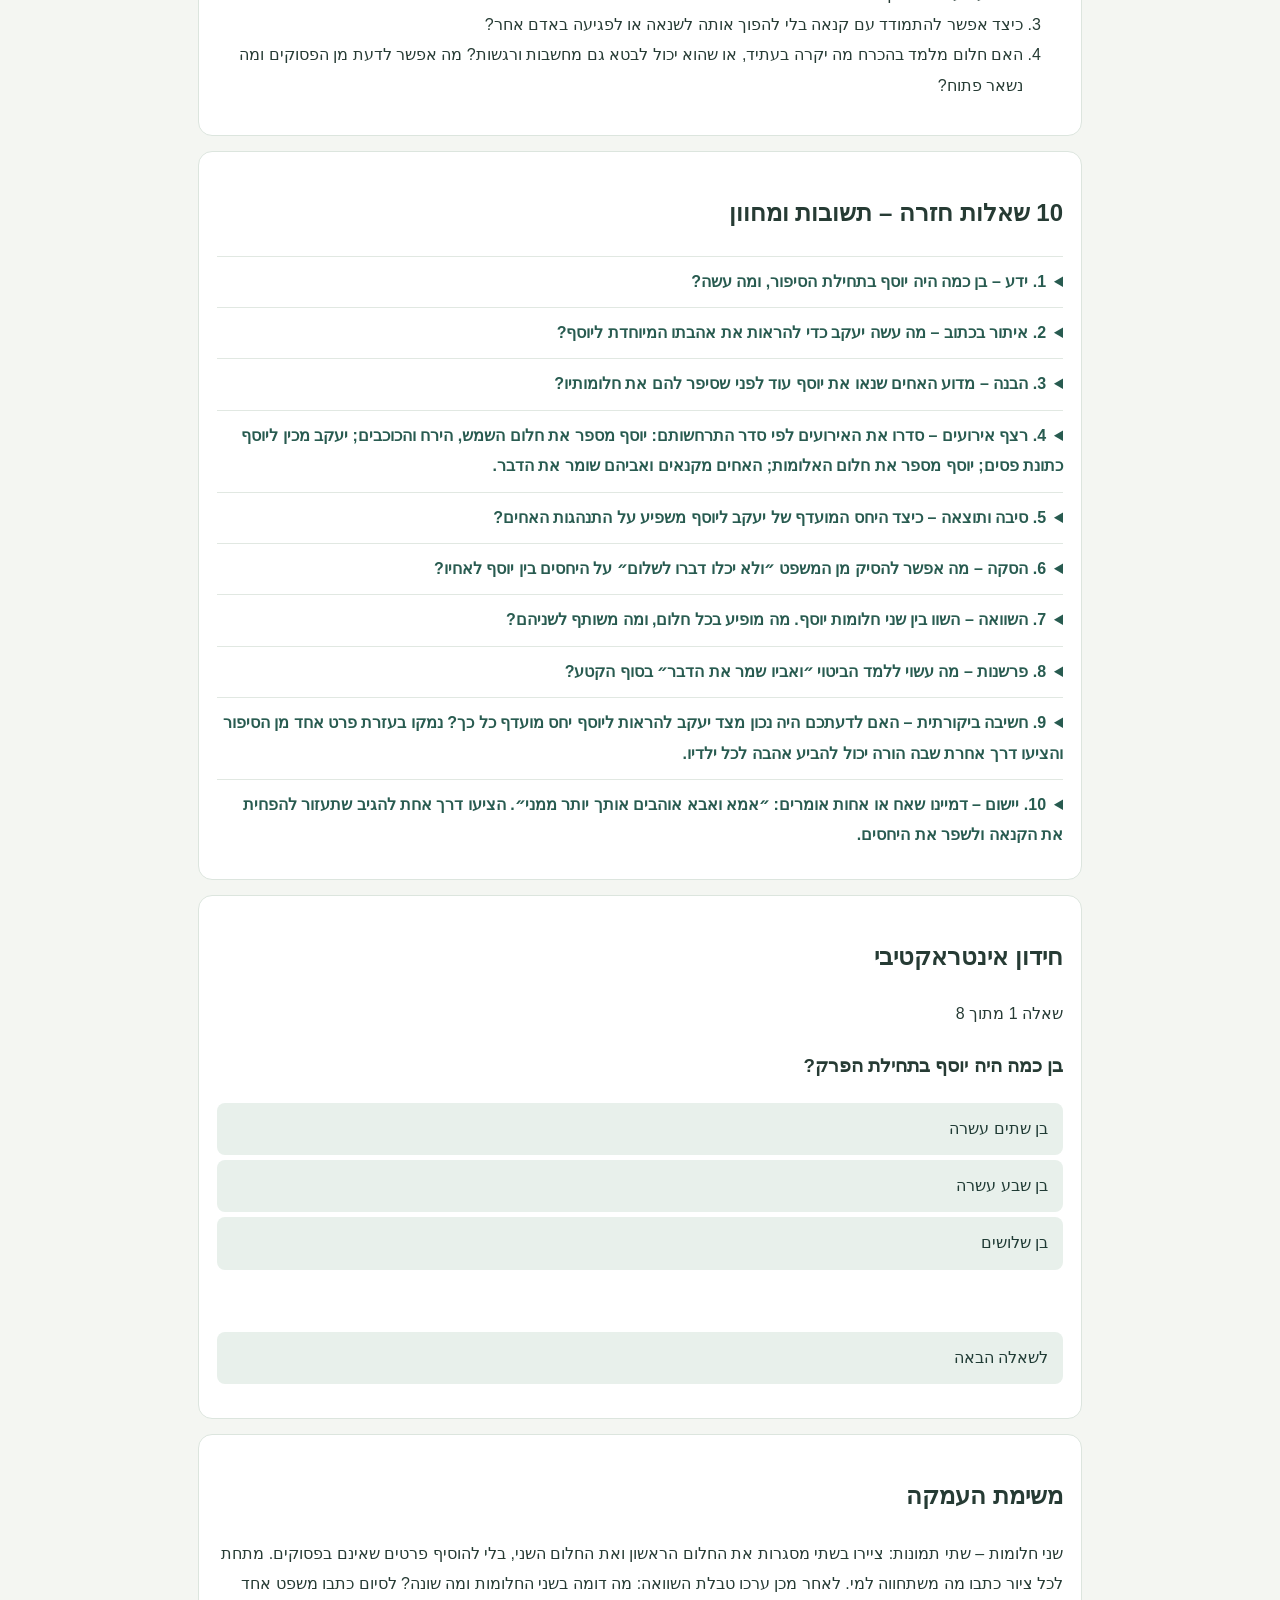
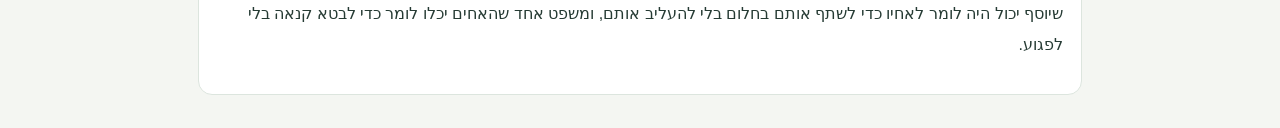
<file: grade3-genesis-37-1-11.html>
<!doctype html>
<html lang="he" dir="rtl"><head><meta charset="utf-8"><meta name="viewport" content="width=device-width,initial-scale=1"><meta name="theme-color" content="#173f39"><title>בראשית ל״ז, א׳–י״א – חלומות יוסף</title>
<style>*{box-sizing:border-box}body{margin:0;background:#f4f6f2;color:#263b34;font-family:Arial,sans-serif;line-height:1.9}header{background:linear-gradient(120deg,#173f39,#477568);color:white;padding:25px 18px}header div,main{max-width:920px;margin:auto}header a{color:white}h1{font-size:clamp(27px,5vw,40px);line-height:1.25;margin:12px 0}main{padding:18px}.panel{background:#fff;border:1px solid #dce5de;border-radius:14px;padding:18px;margin:15px 0}.tag{color:#96723c;font-weight:bold}.cols{display:grid;grid-template-columns:repeat(auto-fit,minmax(220px,1fr));gap:12px}.mini{background:#f5f8f5;padding:13px;border-radius:10px}.mini h3{margin-top:0;color:#285b50}details{border-top:1px solid #e1e8e2;padding:10px 0}summary{cursor:pointer;font-weight:bold;color:#285b50}button{font:inherit;border:0;border-radius:8px;padding:11px 15px;background:#285b50;color:white;cursor:pointer;margin:5px 0}.quiz button{display:block;width:100%;text-align:right;background:#e8f0eb;color:#203b35}.feedback{font-weight:bold;min-height:30px}.source{font-size:.92rem;color:#52645c}</style></head><body>
<header><div><a href="index.html#grades">← חזרה למסע התנ״ך</a><div class="tag" style="color:#f1d59e">כיתה ג׳ · ספר בראשית · פרק ל״ז · פסוקים א׳–י״א</div><h1>חלומות יוסף</h1><p>היחס המיוחד של יעקב, הקנאה בין האחים ושני החלומות.</p></div></header><main>
<section class="panel"><h2>אימות היחידה</h2><p>אימות מול מקורות תנ״ך ממלכתי: ברשימת פרקי הלימוד לכיתה ג׳ מופיעים סיפורי יוסף, בראשית ל״ז–נ׳. בדף ההוראה הרשמי של משרד החינוך מופיעה יחידה נפרדת בשם ״בראשית לז (א- יא): חלומות יוסף״, וטווחה ל״ז, א׳–י״א. יחידת ההמשך הרשמית על יוסף וכתונת הפסים מתחילה בל״ז, י״ג. לכן היחידה הנוכחית מוגבלת לא׳–י״א; פסוק י״ב אינו נכלל בסיכום זה ומשמש מעבר סיפורי. רשימת התוכנית הכללית מציינת את הפרקים ל״ז–נ׳, ואילו דף ההוראה מפרט את גבול יחידת החלומות א׳–י״א. מקורות: https://pop.education.gov.il/tchumey_daat/tanach_mamlachti/yesodi/noseem_nilmadim/josephs-dreams/ ; https://edu.929.org.il/תוכנית-הלימודים/יסודי/ .</p><p class="source">מקור: <a href="https://pop.education.gov.il/tchumey_daat/tanach_mamlachti/yesodi/noseem_nilmadim/josephs-dreams/" target="_blank" rel="noopener">משרד החינוך – חלומות יוסף</a></p></section>
<section class="panel"><h2>מבוא</h2><p>ביחידה זו נפתחת עלילת יוסף ואחיו. יוסף בן שבע עשרה, אחד מבני יעקב, חי עם משפחתו בארץ כנען. היחס המיוחד שיעקב מעניק לו, הדיווח שיוסף מביא על אחיו ושני החלומות שהוא מספר להם מעמיקים את המתח במשפחה. שני החלומות מציגים תמונות שונות – אלומות בשדה וגרמי שמים – אך בשניהם האחרים משתחווים ליוסף. נעקוב אחר תגובות האחים ויעקב ונבחן כיצד יחס מועדף, קנאה ודרך הדיבור משפיעים על קשרים במשפחה.</p></section>
<section class="panel"><h2>סיכום מקיף – לפי אירועים</h2><p><b>יוסף בן שבע עשרה – הרקע המשפחתי (פסוקים א׳–ב׳):</b> הסיפור נפתח בכך שיעקב יושב בארץ כנען. יוסף בן שבע עשרה שנה והוא רועה את הצאן עם אחיו. הכתוב מציין שהוא נמצא עם בני בלהה ועם בני זלפה, נשות יעקב, ומספר שיוסף מביא אל אביו דיבה רעה על אחיו – דיווח שלילי על מעשיהם. המקרא אינו מפרט מה בדיוק אמר יוסף, ואינו מפרט כאן אם כל הדברים היו נכונים; לכן אין להוסיף פרטים שלא נכתבו.</p>
<p><b>אהבת יעקב והכתונת המיוחדת (פסוקים ג׳–ד׳):</b> יעקב, המכונה כאן גם ישראל, אוהב את יוסף יותר מכל בניו, משום שהוא בן זקונים – בן שנולד לו לעת זקנתו. יעקב עושה ליוסף כתונת פסים, בגד מיוחד. האחים מבחינים ביחס המועדף ובבגד, ומבינים שאביהם אוהב את יוסף יותר מהם. בעקבות זאת הם שונאים את יוסף ואינם מצליחים לדבר אליו לשלום. הכתוב מציג קשר בין היחס הלא שוויוני לבין החרפת המתח בין האחים.</p>
<p><b>החלום הראשון – האלומות בשדה (פסוקים ה׳–ח׳):</b> יוסף חולם חלום ומספר אותו לאחיו. בחלום כולם אוספים אלומות – אגודות של שיבולים – בתוך השדה. האלומה של יוסף קמה וניצבת, ואלומות האחים סובבות אותה ומשתחוות לה. האחים מבינים שהחלום מציג את יוסף כמי שהם עתידים להשתחוות לו, ומשיבים בשאלה: ״המלוך תמלוך עלינו אם משול תמשול בנו?״ הכתוב מספר שלאחר החלום ודברי יוסף הם שונאים אותו עוד יותר.</p>
<p><b>החלום השני – השמש, הירח ואחד עשר הכוכבים (פסוקים ט׳–י׳):</b> יוסף חולם חלום נוסף. הפעם השמש, הירח ואחד עשר כוכבים משתחווים לו. הוא מספר את החלום לאחיו וגם לאביו. יעקב גוער בו ושואל אם הוא, אמו ואחיו יבואו להשתחוות ליוסף ארצה. דברי יעקב מראים שהוא מבין את החלום כתמונה שבה בני המשפחה משתחווים ליוסף. הערת דיוק למורה: רחל, אמו של יוסף, מתה לפי בראשית ל״ה, י״ט, ובכל זאת בפסוק י׳ מופיע הביטוי ״אני ואמך״. הפרק אינו מסביר את הפער; יש להציגו כשאלה העולה מן הכתוב ולא להמציא לו פתרון.</p>
<p><b>תגובות שונות – קנאת האחים וזיכרון האב (פסוקים י״א):</b> האחים מקנאים ביוסף. לעומתם, אביו שומר את הדבר – כלומר, אינו שוכח את החלום וממשיך להחזיק בו בזיכרונו או לחשוב עליו. הכתוב אינו אומר שיעקב מסכים עם החלום או יודע בוודאות מה משמעותו. כך מסתיים הקטע: האחים מגיבים בקנאה, ואילו האב שומר את הדברים בלבו.</p></section>
<section class="panel"><h2>דמויות</h2><div class="cols"><div class="mini"><h3>יוסף</h3><p>בן שבע עשרה, רועה את הצאן עם אחיו, מביא לאביו דיבה רעה על אחיו ומספר להם ולאביו את שני חלומותיו.</p></div><div class="mini"><h3>יעקב / ישראל</h3><p>אב המשפחה. אוהב את יוסף יותר משאר בניו, מכין לו כתונת פסים, גוער בו בעקבות החלום השני אך שומר את הדבר בזיכרונו.</p></div><div class="mini"><h3>אחי יוסף</h3><p>בני יעקב. הם מבחינים ביחס המועדף של אביהם, שונאים את יוסף ומקנאים בו בעקבות החלומות.</p></div><div class="mini"><h3>בני בלהה ובני זלפה</h3><p>בני יעקב הנזכרים בפסוק ב׳ כמי שיוסף נמצא עמם בזמן רעיית הצאן. שמותיהם אינם מפורטים בקטע הזה.</p></div></div><h3>מושגים מרכזיים</h3><ul><li><b>בן זקונים:</b> בן שנולד לאב לעת זקנתו. הביטוי אינו אומר בהכרח שהוא הצעיר ביותר; לפי הסיפור, בנימין צעיר מיוסף.</li><li><b>כתונת פסים:</b> בגד מיוחד שיעקב הכין ליוסף. הכתוב אינו מפרט את צבעי הבגד או את צורתו המדויקת.</li><li><b>דיבה רעה:</b> דיווח שלילי שיוסף מביא לאביו על אחיו. הכתוב אינו מפרט את תוכן הדיווח.</li><li><b>אלומה:</b> אגודה של שיבולים שנקצרו ונאספו יחד.</li><li><b>להשתחוות:</b> להתכופף בפני אדם, כביטוי של כבוד, הכרה במעמדו או כניעה.</li><li><b>קנאה:</b> תחושה שמתעוררת כאשר אדם רואה שמישהו אחר מקבל יחס, אהבה או דבר שהוא עצמו רוצה לקבל.</li><li><b>שמר את הדבר:</b> שמר בזיכרונו או המשיך לחשוב על הדבר. אין פירוש הדבר בהכרח שהסכים עם תוכנו.</li></ul></section>
<section class="panel"><h2>פסוקים מרכזיים</h2><ul><li><b>בראשית ל״ז, ב׳:</b> יוֹסֵף בֶּן־שְׁבַע־עֶשְׂרֵה שָׁנָה הָיָה רֹעֶה אֶת־אֶחָיו בַּצֹּאן<br>הפסוק מציג את גילו של יוסף ואת עיסוקו בתחילת הסיפור.</li><li><b>בראשית ל״ז, ג׳:</b> וְיִשְׂרָאֵל אָהַב אֶת־יוֹסֵף מִכָּל־בָּנָיו ... וְעָשָׂה לוֹ כְּתֹנֶת פַּסִּים<br>הפסוק מציג את היחס המועדף של יעקב ואת הבגד המיוחד שהכין ליוסף.</li><li><b>בראשית ל״ז, ד׳:</b> וַיִּשְׂנְאוּ אֹתוֹ; וְלֹא יָכְלוּ דַּבְּרוֹ לְשָׁלֹם<br>הפסוק מתאר את השפעת היחס המועדף על היחסים בין האחים.</li><li><b>בראשית ל״ז, ז׳:</b> וְהִנֵּה תְסֻבֶּינָה אֲלֻמֹּתֵיכֶם וַתִּשְׁתַּחֲוֶיןָ לַאֲלֻמָּתִי<br>זהו לבו של החלום הראשון, שבו אלומות האחים משתחוות לאלומת יוסף.</li><li><b>בראשית ל״ז, י״א:</b> וַיְקַנְאוּ־בוֹ אֶחָיו; וְאָבִיו שָׁמַר אֶת־הַדָּבָר<br>הפסוק מסכם את שתי התגובות השונות לחלומות: קנאת האחים וזיכרון האב.</li></ul><h3>רעיונות ודילמות</h3><ol><li>האם הורה צריך להיזהר שלא להראות לילד אחד שהוא אהוב יותר מאחיו? מה עלול לקרות במשפחה כאשר היחס אינו שוויוני?</li><li>יוסף מספר לאחיו חלומות שבהם הם משתחווים לו. האם היה יכול לבחור דרך אחרת לספר עליהם? כיצד דרך הדיבור משפיעה על מי שמקשיב?</li><li>כיצד אפשר להתמודד עם קנאה בלי להפוך אותה לשנאה או לפגיעה באדם אחר?</li><li>האם חלום מלמד בהכרח מה יקרה בעתיד, או שהוא יכול לבטא גם מחשבות ורגשות? מה אפשר לדעת מן הפסוקים ומה נשאר פתוח?</li></ol></section>
<section class="panel"><h2>10 שאלות חזרה – תשובות ומחוון</h2><details><summary>1. ידע – בן כמה היה יוסף בתחילת הסיפור, ומה עשה?</summary><p><b>תשובה:</b> יוסף היה בן שבע עשרה שנה ורעה את הצאן עם אחיו.</p><p><b>מחוון:</b> יש לציין את גילו – שבע עשרה – ואת רעיית הצאן, לפי בראשית ל״ז, ב׳.</p></details><details><summary>2. איתור בכתוב – מה עשה יעקב כדי להראות את אהבתו המיוחדת ליוסף?</summary><p><b>תשובה:</b> יעקב הכין ליוסף כתונת פסים, כפי שנאמר בפסוק ג׳.</p><p><b>מחוון:</b> יש לאתר את כתונת הפסים בפסוק ג׳. אין צורך להמציא את צבעי הבגד או את צורתו.</p></details><details><summary>3. הבנה – מדוע האחים שנאו את יוסף עוד לפני שסיפר להם את חלומותיו?</summary><p><b>תשובה:</b> הם ראו שיעקב אוהב את יוסף יותר מהם ושהכין לו כתונת פסים מיוחדת. נוסף על כך, יוסף הביא לאביו דיבה רעה על אחיו.</p><p><b>מחוון:</b> יש לציין לפחות שני פרטים מן הפסוקים א׳–ד׳: הדיבה הרעה ו/או היחס המועדף והכתונת.</p></details><details><summary>4. רצף אירועים – סדרו את האירועים לפי סדר התרחשותם: יוסף מספר את חלום השמש, הירח והכוכבים; יעקב מכין ליוסף כתונת פסים; יוסף מספר את חלום האלומות; האחים מקנאים ואביהם שומר את הדבר.</summary><p><b>תשובה:</b> הסדר הוא: יעקב מכין ליוסף כתונת פסים (ג׳); יוסף מספר את חלום האלומות (ה׳–ח׳); יוסף מספר את חלום השמש, הירח והכוכבים (ט׳–י׳); האחים מקנאים ואביהם שומר את הדבר (י״א).</p><p><b>מחוון:</b> יש לסדר את ארבעת האירועים לפי הפסוקים ג׳, ה׳–ח׳, ט׳–י׳, י״א.</p></details><details><summary>5. סיבה ותוצאה – כיצד היחס המועדף של יעקב ליוסף משפיע על התנהגות האחים?</summary><p><b>תשובה:</b> האחים רואים שיעקב אוהב את יוסף יותר מהם ושהכין לו בגד מיוחד. בעקבות זאת הם שונאים אותו ואינם יכולים לדבר אליו לשלום.</p><p><b>מחוון:</b> יש לקשר בין מעשי יעקב בפסוק ג׳ לבין תגובת האחים בפסוק ד׳.</p></details><details><summary>6. הסקה – מה אפשר להסיק מן המשפט ״ולא יכלו דברו לשלום״ על היחסים בין יוסף לאחיו?</summary><p><b>תשובה:</b> אפשר להסיק שהיחסים ביניהם היו מתוחים מאוד, עד כדי כך שלא הצליחו לנהל שיחה רגועה וידידותית עם יוסף.</p><p><b>מחוון:</b> יש להסביר שהמשפט מעיד על נתק או מתח עמוק, ולהתבסס על פסוק ד׳.</p></details><details><summary>7. השוואה – השוו בין שני חלומות יוסף. מה מופיע בכל חלום, ומה משותף לשניהם?</summary><p><b>תשובה:</b> בחלום הראשון מופיעות אלומות בשדה ואלומות האחים משתחוות לאלומת יוסף. בחלום השני מופיעים השמש, הירח ואחד עשר כוכבים, והם משתחווים ליוסף. בשני החלומות מופיעה תמונה שבה האחרים משתחווים ליוסף.</p><p><b>מחוון:</b> יש לציין פרט ייחודי מכל חלום ואת המשותף – ההשתחוויה ליוסף.</p></details><details><summary>8. פרשנות – מה עשוי ללמד הביטוי ״ואביו שמר את הדבר״ בסוף הקטע?</summary><p><b>תשובה:</b> אפשר להבין שיעקב לא שכח את החלום והמשיך לחשוב עליו או לשמור אותו בזיכרונו. הכתוב אינו אומר במפורש שהוא האמין שהחלום יתגשם.</p><p><b>מחוון:</b> יש להסביר את הביטוי כשמירה בזיכרון או מחשבה מתמשכת, ולהבחין בין הכתוב לבין פרשנות.</p></details><details><summary>9. חשיבה ביקורתית – האם לדעתכם היה נכון מצד יעקב להראות ליוסף יחס מועדף כל כך? נמקו בעזרת פרט אחד מן הסיפור והציעו דרך אחרת שבה הורה יכול להביע אהבה לכל ילדיו.</summary><p><b>תשובה:</b> תשובה אפשרית: יעקב רשאי לאהוב את כל ילדיו, אך כשהוא מראה שיוסף אהוב יותר ומכין לו בגד מיוחד, האחים מרגישים מקופחים ושונאים אותו. אפשר להראות לכל ילד אהבה והערכה בלי להשוות ביניהם ובלי להעדיף אחד בפומבי. אפשר לקבל גם עמדה אחרת אם היא מנומקת מן הכתוב.</p><p><b>מחוון:</b> יש להביע עמדה, להביא ראיה מן הפסוקים ג׳–ד׳ ולהציע דרך מעשית ומכבדת. תשובות שונות יתקבלו אם הן מנומקות.</p></details><details><summary>10. יישום – דמיינו שאח או אחות אומרים: ״אמא ואבא אוהבים אותך יותר ממני״. הציעו דרך אחת להגיב שתעזור להפחית את הקנאה ולשפר את היחסים.</summary><p><b>תשובה:</b> אפשר להקשיב בלי ללעוג, לומר שכל אחד חשוב במשפחה, להציע לדבר יחד עם ההורים על התחושה, ולהימנע מהשוואות או מהקנטות.</p><p><b>מחוון:</b> יש להציע תגובה אמפתית ומעשית הכוללת הקשבה, שיחה מכבדת והימנעות מהשוואה או מהחרפת המריבה.</p></details></section>
<section class="panel quiz"><h2>חידון אינטראקטיבי</h2><p id="qcount"></p><h3 id="question"></h3><div id="answers"></div><p class="feedback" id="feedback" aria-live="polite"></p><button id="next" hidden>לשאלה הבאה</button><p id="score"></p></section>
<section class="panel"><h2>משימת העמקה</h2><p>שני חלומות – שתי תמונות: ציירו בשתי מסגרות את החלום הראשון ואת החלום השני, בלי להוסיף פרטים שאינם בפסוקים. מתחת לכל ציור כתבו מה משתחווה למי. לאחר מכן ערכו טבלת השוואה: מה דומה בשני החלומות ומה שונה? לסיום כתבו משפט אחד שיוסף יכול היה לומר לאחיו כדי לשתף אותם בחלום בלי להעליב אותם, ומשפט אחד שהאחים יכלו לומר כדי לבטא קנאה בלי לפגוע.</p></section></main>
<script>
(function(){const quiz=[["בן כמה היה יוסף בתחילת הפרק?",["בן שתים עשרה","בן שבע עשרה","בן שלושים"],1,"בבראשית ל״ז, ב׳ נאמר שיוסף היה בן שבע עשרה שנה."],["מה עשה יוסף בתחילת הסיפור?",["רעה את הצאן עם אחיו","בנה מזבח בבית אל","שמר על בארות"],0,"הפסוק השני מספר שיוסף היה רועה את אחיו בצאן."],["מה הכין יעקב ליוסף?",["כתר","כתונת פסים","חרב"],1,"בפסוק ג׳ מסופר שיעקב עשה ליוסף כתונת פסים."],["מה ראו האחים בחלום הראשון?",["כוכבים נופלים","אלומותיהם משתחוות לאלומת יוסף","נהר עולה על גדותיו"],1,"בחלום הראשון האלומות של האחים סובבות ומשתחוות לאלומת יוסף."],["כיצד הגיבו האחים לחלום הראשון?",["שמחו בשבילו","ביקשו ממנו לחלום שוב","שאלו אם ימלוך עליהם ושנאו אותו יותר"],2,"האחים הבינו שהחלום מציג את יוסף כמי שישלוט בהם, והכתוב אומר ששנאתם גברה."],["מה הופיע בחלום השני?",["השמש, הירח ואחד עשר כוכבים","שלוש בארות","שנים עשר אלומות"],0,"בפסוק ט׳ מופיעים השמש, הירח ואחד עשר כוכבים המשתחווים ליוסף."],["כיצד הגיב יעקב לחלום השני?",["גער ביוסף ושאל אם כל המשפחה תשתחווה לו","לא שמע את החלום","שלח את יוסף למצרים"],0,"בפסוק י׳ יעקב גוער ביוסף ושואל אם הוא, אמו ואחיו יבואו להשתחוות לו."],["מה נאמר בסוף הקטע על האחים ועל יעקב?",["כולם שכחו את החלום","האחים קינאו ואביהם שמר את הדבר","האחים עזבו את הארץ"],1,"פסוק י״א מבחין בין קנאת האחים לבין העובדה שאביו שמר את הדבר בזיכרונו."]];let n=0,score=0,done=false;const count=document.getElementById("qcount"),qEl=document.getElementById("question"),answers=document.getElementById("answers"),feedback=document.getElementById("feedback"),next=document.getElementById("next"),scoreEl=document.getElementById("score");function draw(){done=false;const q=quiz[n];count.textContent="שאלה "+(n+1)+" מתוך "+quiz.length;qEl.textContent=q[0];answers.innerHTML="";feedback.textContent="";next.hidden=true;q[1].forEach((a,i)=>{const b=document.createElement("button");b.textContent=a;b.addEventListener("click",()=>{if(done)return;done=true;if(i===q[2]){score++;feedback.textContent="נכון! "+q[3];feedback.style.color="#246747";}else{feedback.textContent="לא מדויק. "+q[3];feedback.style.color="#8a4b2f";}answers.querySelectorAll("button").forEach((x,j)=>{x.disabled=true;if(j===q[2])x.style.fontWeight="bold";});next.hidden=false;next.textContent=n===quiz.length-1?"לתוצאה":"לשאלה הבאה";});answers.appendChild(b);});}next.addEventListener("click",()=>{if(n<quiz.length-1){n++;draw();}else{qEl.textContent="סיימתם!";count.textContent="תוצאה סופית";answers.innerHTML="";feedback.textContent="";next.hidden=true;scoreEl.textContent="עניתם נכון על "+score+" מתוך "+quiz.length+" שאלות.";}});draw();})();</script></body></html>
</file>
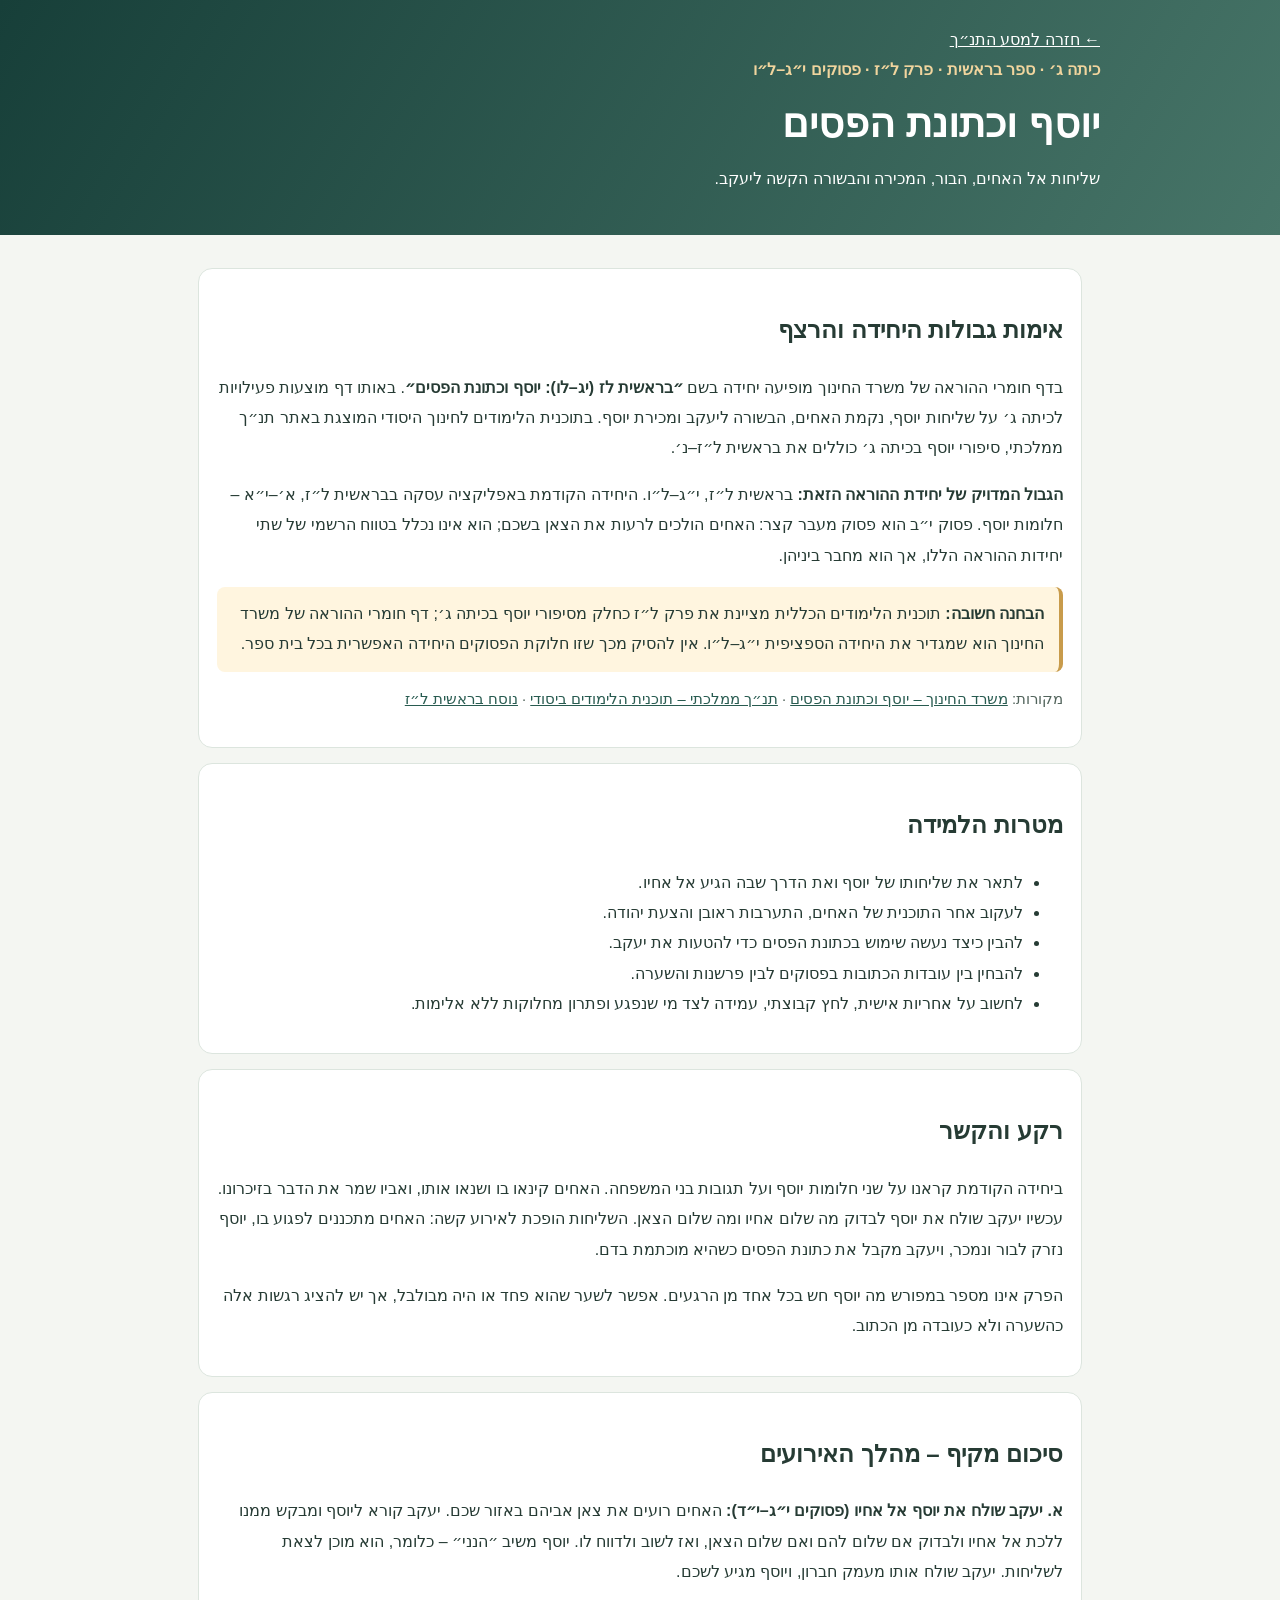
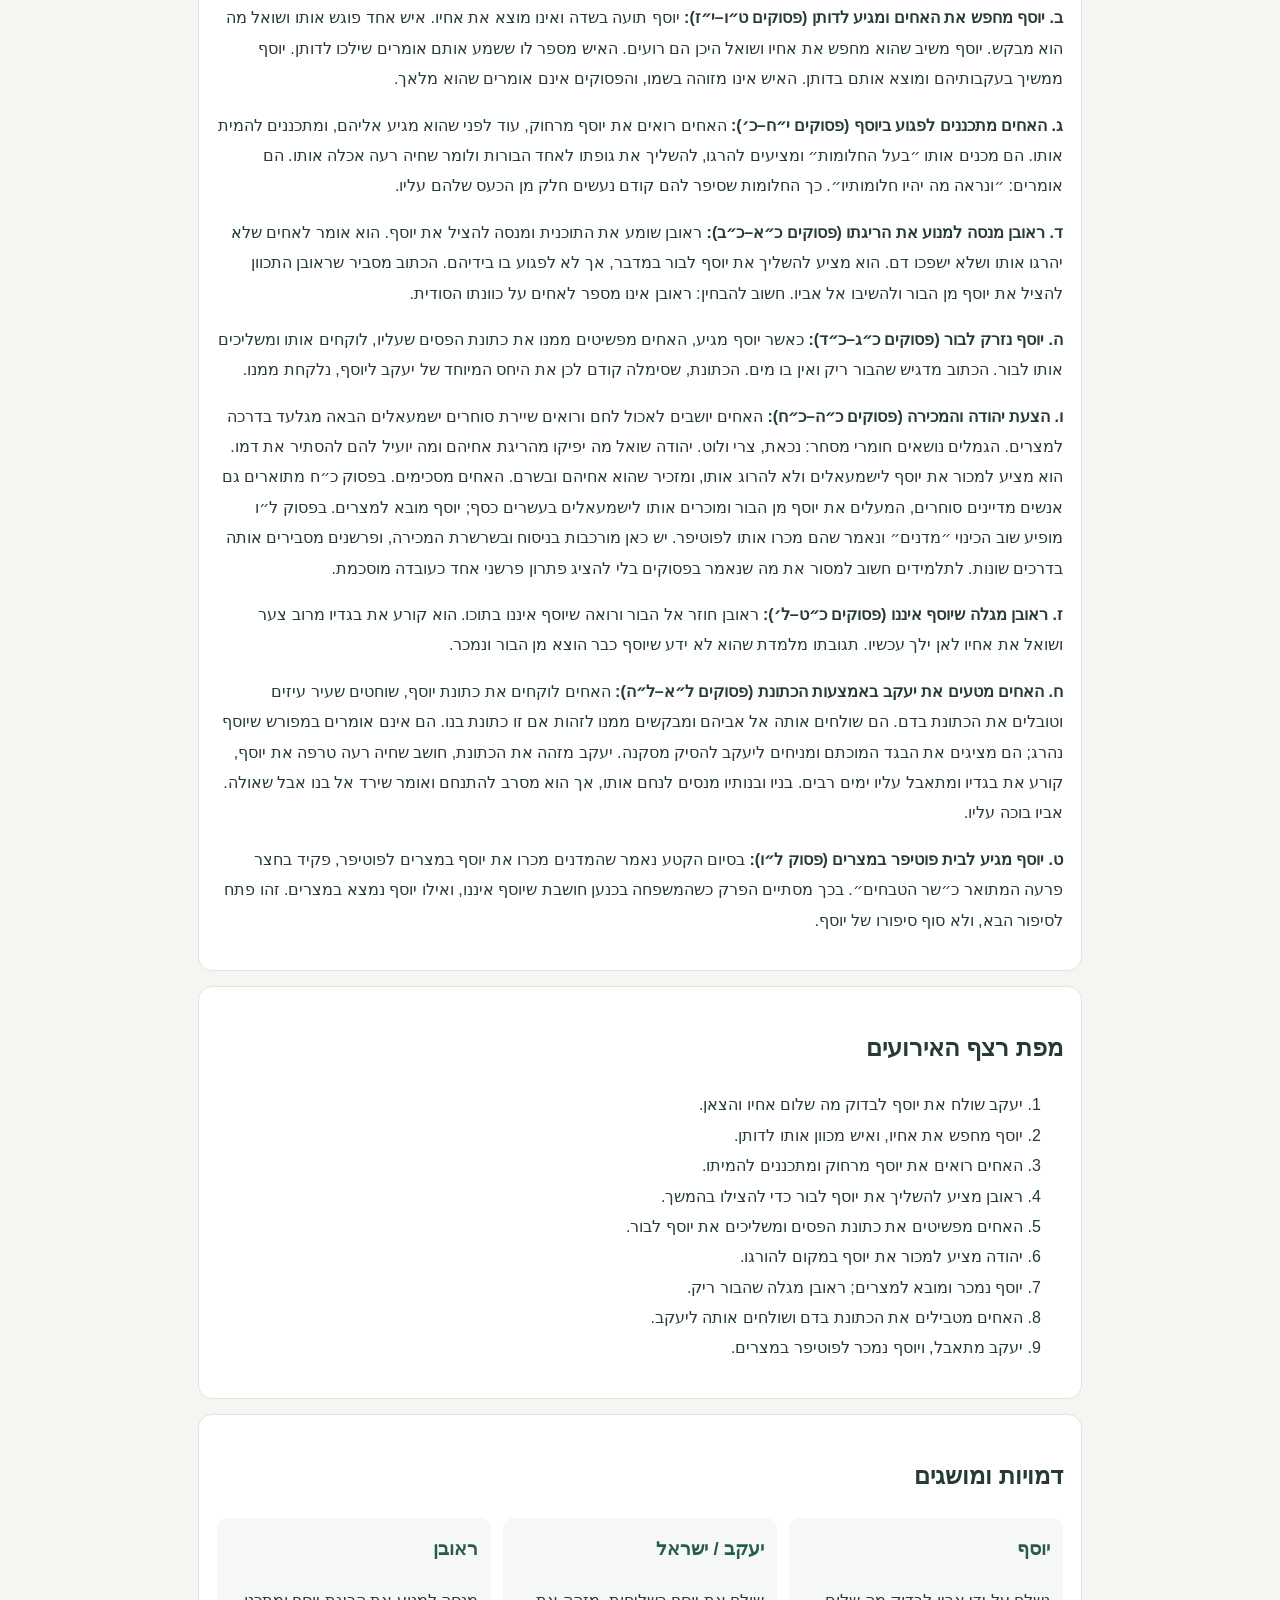
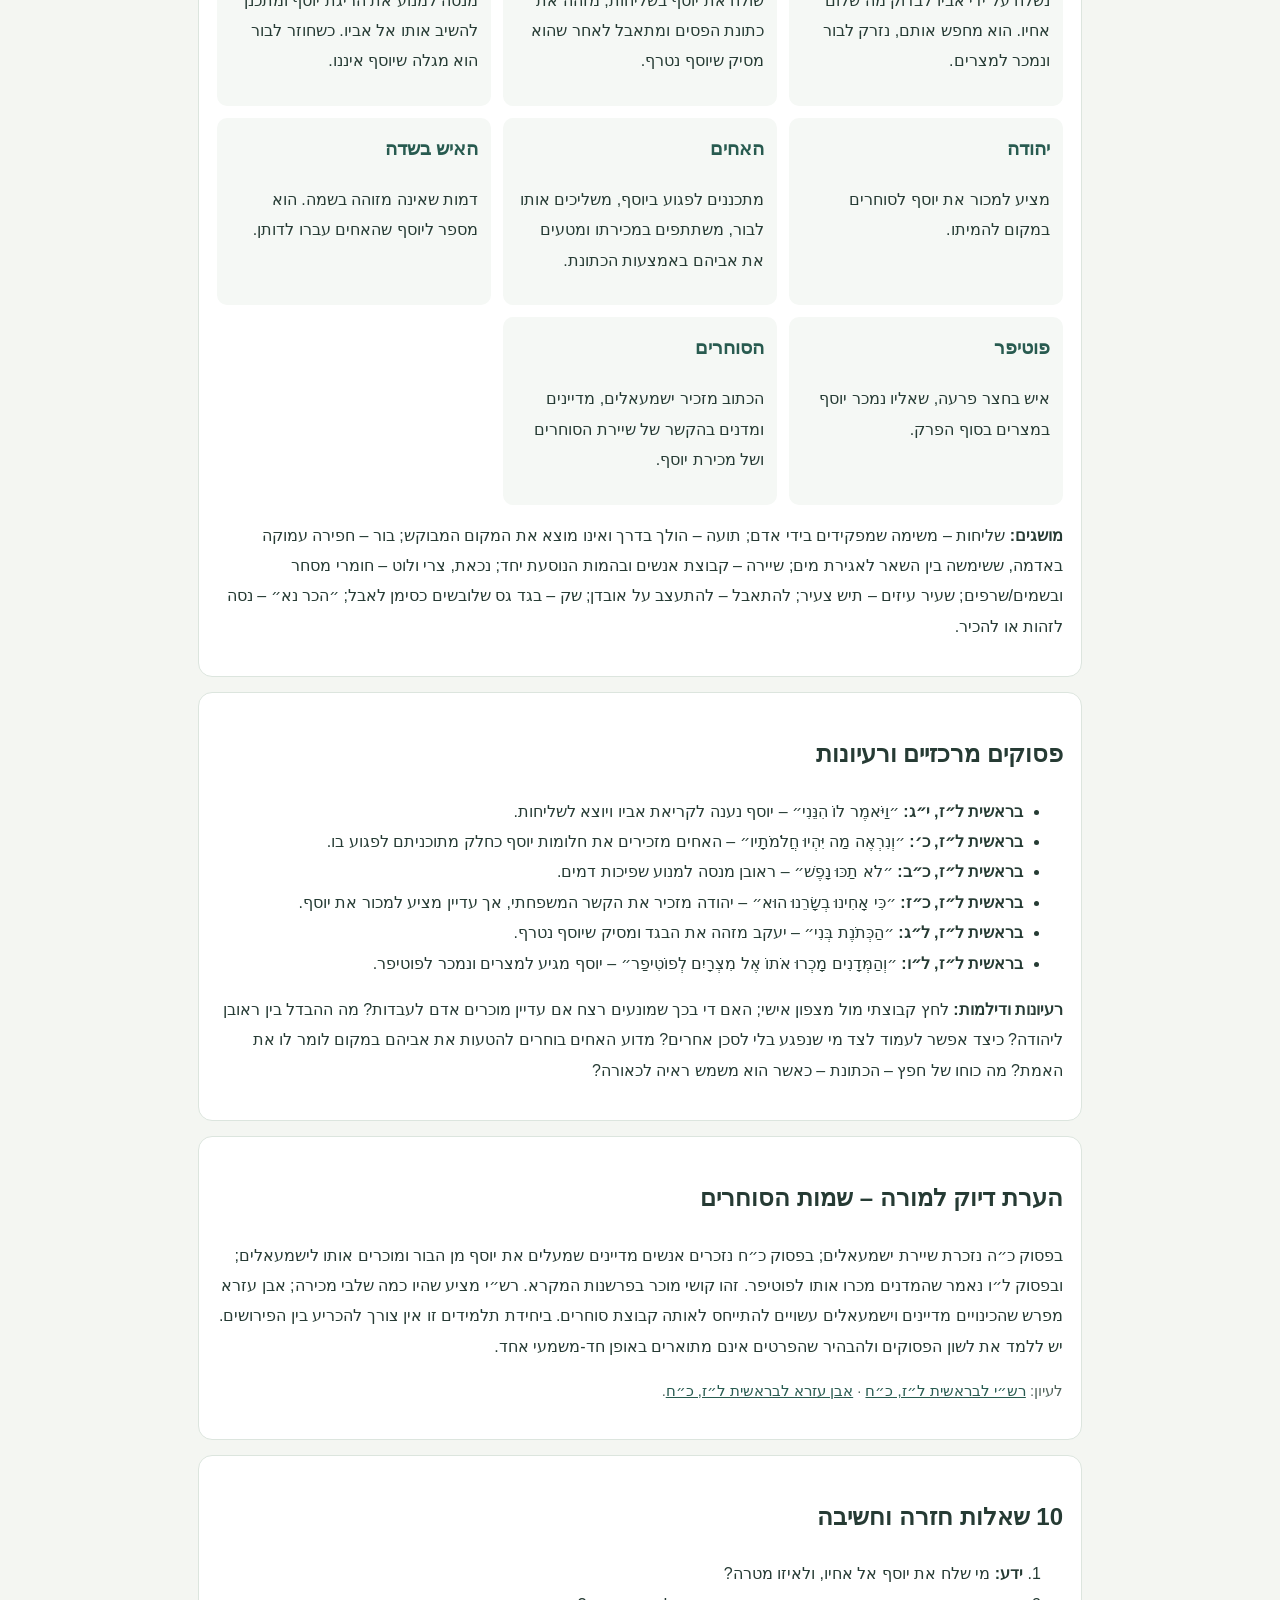
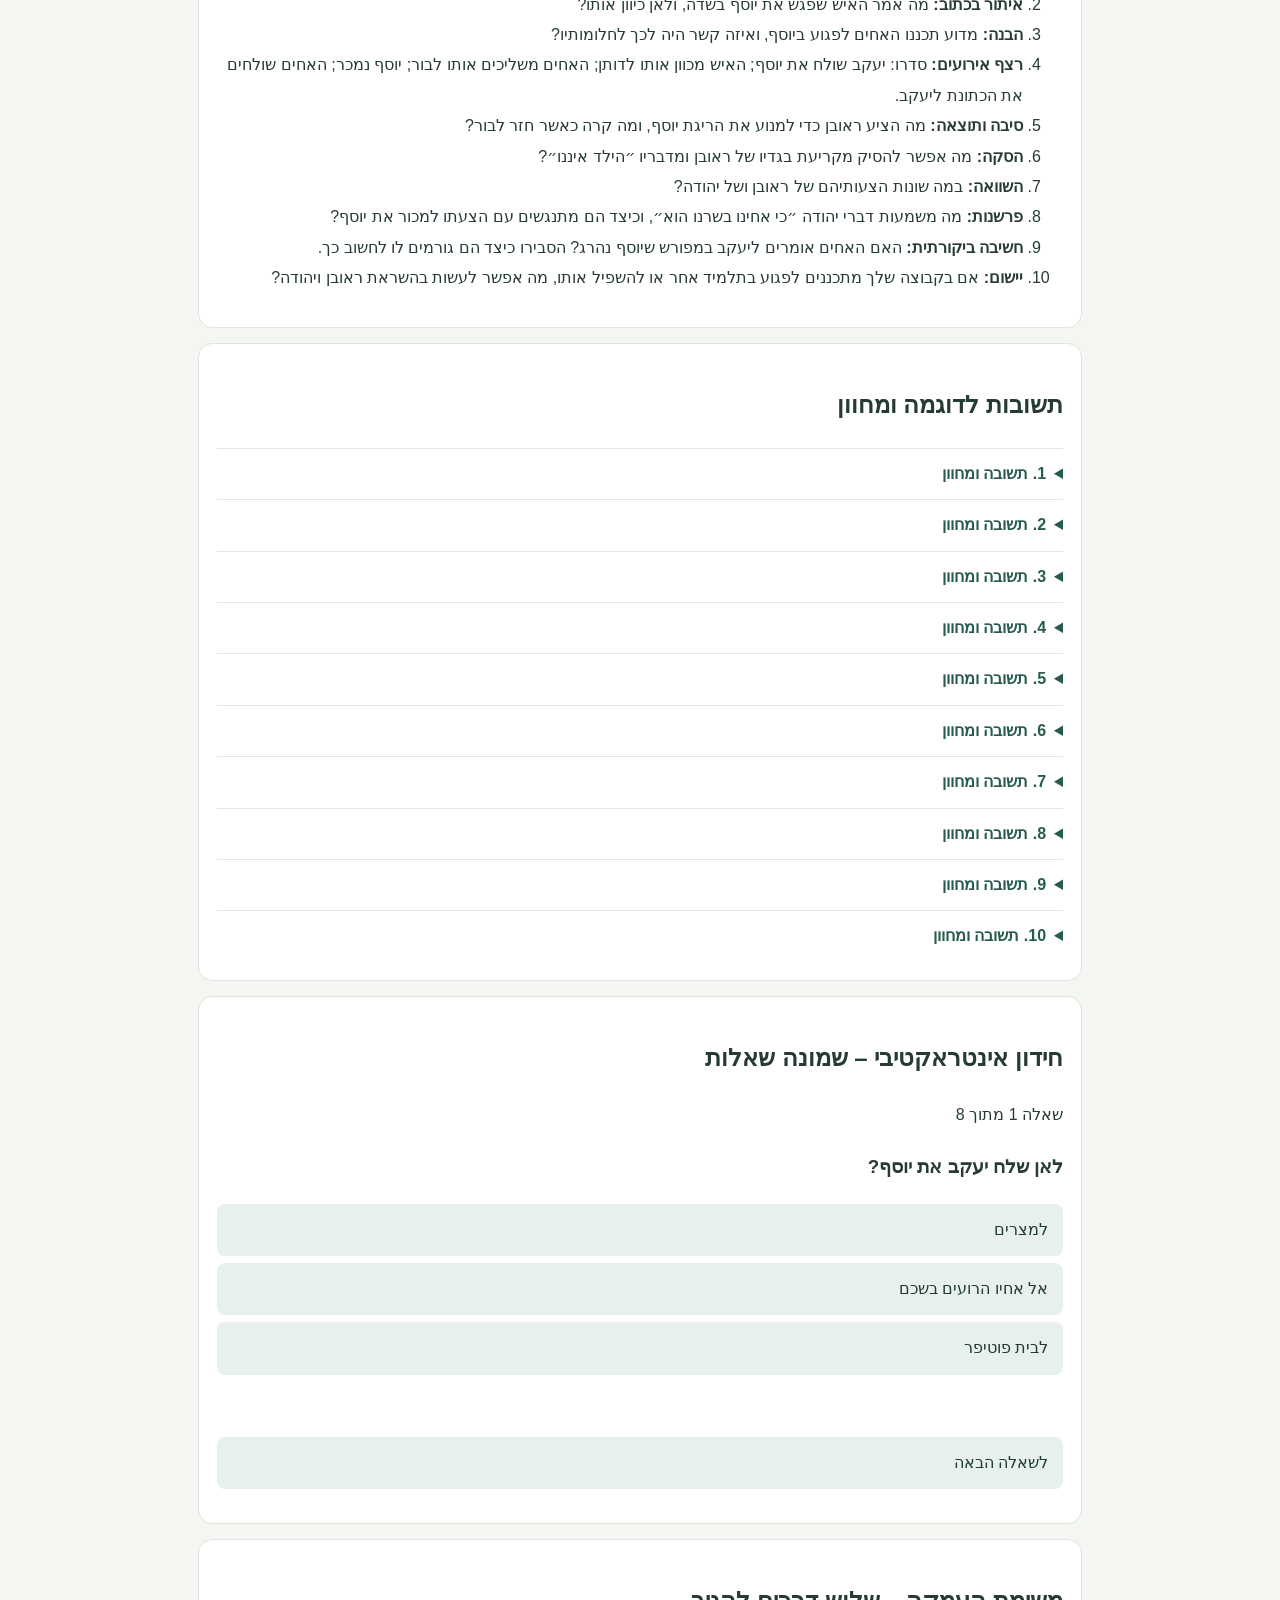
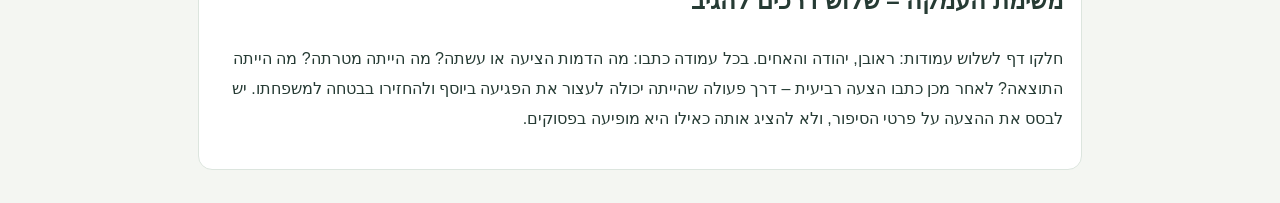
<file: grade3-genesis-37-13-36.html>
<!doctype html>
<html lang="he" dir="rtl">
<head>
<meta charset="utf-8"><meta name="viewport" content="width=device-width,initial-scale=1"><meta name="theme-color" content="#173f39">
<title>בראשית ל״ז, י״ג–ל״ו – יוסף וכתונת הפסים</title>
<style>
*{box-sizing:border-box}body{margin:0;background:#f4f6f2;color:#263b34;font-family:Arial,sans-serif;line-height:1.9}
header{background:linear-gradient(120deg,#173f39,#477568);color:white;padding:25px 18px}header div,main{max-width:920px;margin:auto}header a{color:white}
h1{font-size:clamp(27px,5vw,40px);line-height:1.25;margin:12px 0}main{padding:18px}
.panel{background:#fff;border:1px solid #dce5de;border-radius:14px;padding:18px;margin:15px 0}
.tag{color:#96723c;font-weight:bold}.cols{display:grid;grid-template-columns:repeat(auto-fit,minmax(220px,1fr));gap:12px}
.mini{background:#f5f8f5;padding:13px;border-radius:10px}.mini h3{margin-top:0;color:#285b50}
details{border-top:1px solid #e1e8e2;padding:10px 0}summary{cursor:pointer;font-weight:bold;color:#285b50}
button{font:inherit;border:0;border-radius:8px;padding:11px 15px;background:#285b50;color:white;cursor:pointer;margin:5px 0}
.quiz button{display:block;width:100%;text-align:right;background:#e8f0eb;color:#203b35;margin:7px 0}
.feedback{font-weight:bold;min-height:30px}.notice{background:#fff5df;border-right:4px solid #c89b4b;padding:12px 15px;border-radius:8px}
a{color:#285b50}.source{font-size:.92rem;color:#52645c}
</style>
</head>
<body>
<header><div>
<a href="index.html#grades">← חזרה למסע התנ״ך</a>
<div class="tag" style="color:#f1d59e">כיתה ג׳ · ספר בראשית · פרק ל״ז · פסוקים י״ג–ל״ו</div>
<h1>יוסף וכתונת הפסים</h1>
<p>שליחות אל האחים, הבור, המכירה והבשורה הקשה ליעקב.</p>
</div></header>
<main>
<section class="panel">
<h2>אימות גבולות היחידה והרצף</h2>
<p>בדף חומרי ההוראה של משרד החינוך מופיעה יחידה בשם <b>״בראשית לז (יג–לו): יוסף וכתונת הפסים״</b>. באותו דף מוצעות פעילויות לכיתה ג׳ על שליחות יוסף, נקמת האחים, הבשורה ליעקב ומכירת יוסף. בתוכנית הלימודים לחינוך היסודי המוצגת באתר תנ״ך ממלכתי, סיפורי יוסף בכיתה ג׳ כוללים את בראשית ל״ז–נ׳.</p>
<p><b>הגבול המדויק של יחידת ההוראה הזאת:</b> בראשית ל״ז, י״ג–ל״ו. היחידה הקודמת באפליקציה עסקה בבראשית ל״ז, א׳–י״א – חלומות יוסף. פסוק י״ב הוא פסוק מעבר קצר: האחים הולכים לרעות את הצאן בשכם; הוא אינו נכלל בטווח הרשמי של שתי יחידות ההוראה הללו, אך הוא מחבר ביניהן.</p>
<div class="notice"><b>הבחנה חשובה:</b> תוכנית הלימודים הכללית מציינת את פרק ל״ז כחלק מסיפורי יוסף בכיתה ג׳; דף חומרי ההוראה של משרד החינוך הוא שמגדיר את היחידה הספציפית י״ג–ל״ו. אין להסיק מכך שזו חלוקת הפסוקים היחידה האפשרית בכל בית ספר.</div>
<p class="source">מקורות: <a href="https://pop.education.gov.il/tchumey_daat/tanach_mamlachti/yesodi/noseem_nilmadim/yosef-ktonet-pasim/" target="_blank" rel="noopener">משרד החינוך – יוסף וכתונת הפסים</a> · <a href="https://edu.929.org.il/תוכנית-הלימודים/יסודי/" target="_blank" rel="noopener">תנ״ך ממלכתי – תוכנית הלימודים ביסודי</a> · <a href="https://www.sefaria.org/Genesis.37?lang=he" target="_blank" rel="noopener">נוסח בראשית ל״ז</a></p>
</section>

<section class="panel">
<h2>מטרות הלמידה</h2>
<ul>
<li>לתאר את שליחותו של יוסף ואת הדרך שבה הגיע אל אחיו.</li>
<li>לעקוב אחר התוכנית של האחים, התערבות ראובן והצעת יהודה.</li>
<li>להבין כיצד נעשה שימוש בכתונת הפסים כדי להטעות את יעקב.</li>
<li>להבחין בין עובדות הכתובות בפסוקים לבין פרשנות והשערה.</li>
<li>לחשוב על אחריות אישית, לחץ קבוצתי, עמידה לצד מי שנפגע ופתרון מחלוקות ללא אלימות.</li>
</ul>
</section>

<section class="panel">
<h2>רקע והקשר</h2>
<p>ביחידה הקודמת קראנו על שני חלומות יוסף ועל תגובות בני המשפחה. האחים קינאו בו ושנאו אותו, ואביו שמר את הדבר בזיכרונו. עכשיו יעקב שולח את יוסף לבדוק מה שלום אחיו ומה שלום הצאן. השליחות הופכת לאירוע קשה: האחים מתכננים לפגוע בו, יוסף נזרק לבור ונמכר, ויעקב מקבל את כתונת הפסים כשהיא מוכתמת בדם.</p>
<p>הפרק אינו מספר במפורש מה יוסף חש בכל אחד מן הרגעים. אפשר לשער שהוא פחד או היה מבולבל, אך יש להציג רגשות אלה כהשערה ולא כעובדה מן הכתוב.</p>
</section>

<section class="panel">
<h2>סיכום מקיף – מהלך האירועים</h2>
<p><b>א. יעקב שולח את יוסף אל אחיו (פסוקים י״ג–י״ד):</b> האחים רועים את צאן אביהם באזור שכם. יעקב קורא ליוסף ומבקש ממנו ללכת אל אחיו ולבדוק אם שלום להם ואם שלום הצאן, ואז לשוב ולדווח לו. יוסף משיב ״הנני״ – כלומר, הוא מוכן לצאת לשליחות. יעקב שולח אותו מעמק חברון, ויוסף מגיע לשכם.</p>
<p><b>ב. יוסף מחפש את האחים ומגיע לדותן (פסוקים ט״ו–י״ז):</b> יוסף תועה בשדה ואינו מוצא את אחיו. איש אחד פוגש אותו ושואל מה הוא מבקש. יוסף משיב שהוא מחפש את אחיו ושואל היכן הם רועים. האיש מספר לו ששמע אותם אומרים שילכו לדותן. יוסף ממשיך בעקבותיהם ומוצא אותם בדותן. האיש אינו מזוהה בשמו, והפסוקים אינם אומרים שהוא מלאך.</p>
<p><b>ג. האחים מתכננים לפגוע ביוסף (פסוקים י״ח–כ׳):</b> האחים רואים את יוסף מרחוק, עוד לפני שהוא מגיע אליהם, ומתכננים להמית אותו. הם מכנים אותו ״בעל החלומות״ ומציעים להרגו, להשליך את גופתו לאחד הבורות ולומר שחיה רעה אכלה אותו. הם אומרים: ״ונראה מה יהיו חלומותיו״. כך החלומות שסיפר להם קודם נעשים חלק מן הכעס שלהם עליו.</p>
<p><b>ד. ראובן מנסה למנוע את הריגתו (פסוקים כ״א–כ״ב):</b> ראובן שומע את התוכנית ומנסה להציל את יוסף. הוא אומר לאחים שלא יהרגו אותו ושלא ישפכו דם. הוא מציע להשליך את יוסף לבור במדבר, אך לא לפגוע בו בידיהם. הכתוב מסביר שראובן התכוון להציל את יוסף מן הבור ולהשיבו אל אביו. חשוב להבחין: ראובן אינו מספר לאחים על כוונתו הסודית.</p>
<p><b>ה. יוסף נזרק לבור (פסוקים כ״ג–כ״ד):</b> כאשר יוסף מגיע, האחים מפשיטים ממנו את כתונת הפסים שעליו, לוקחים אותו ומשליכים אותו לבור. הכתוב מדגיש שהבור ריק ואין בו מים. הכתונת, שסימלה קודם לכן את היחס המיוחד של יעקב ליוסף, נלקחת ממנו.</p>
<p><b>ו. הצעת יהודה והמכירה (פסוקים כ״ה–כ״ח):</b> האחים יושבים לאכול לחם ורואים שיירת סוחרים ישמעאלים הבאה מגלעד בדרכה למצרים. הגמלים נושאים חומרי מסחר: נכאת, צרי ולוט. יהודה שואל מה יפיקו מהריגת אחיהם ומה יועיל להם להסתיר את דמו. הוא מציע למכור את יוסף לישמעאלים ולא להרוג אותו, ומזכיר שהוא אחיהם ובשרם. האחים מסכימים. בפסוק כ״ח מתוארים גם אנשים מדיינים סוחרים, המעלים את יוסף מן הבור ומוכרים אותו לישמעאלים בעשרים כסף; יוסף מובא למצרים. בפסוק ל״ו מופיע שוב הכינוי ״מדנים״ ונאמר שהם מכרו אותו לפוטיפר. יש כאן מורכבות בניסוח ובשרשרת המכירה, ופרשנים מסבירים אותה בדרכים שונות. לתלמידים חשוב למסור את מה שנאמר בפסוקים בלי להציג פתרון פרשני אחד כעובדה מוסכמת.</p>
<p><b>ז. ראובן מגלה שיוסף איננו (פסוקים כ״ט–ל׳):</b> ראובן חוזר אל הבור ורואה שיוסף איננו בתוכו. הוא קורע את בגדיו מרוב צער ושואל את אחיו לאן ילך עכשיו. תגובתו מלמדת שהוא לא ידע שיוסף כבר הוצא מן הבור ונמכר.</p>
<p><b>ח. האחים מטעים את יעקב באמצעות הכתונת (פסוקים ל״א–ל״ה):</b> האחים לוקחים את כתונת יוסף, שוחטים שעיר עיזים וטובלים את הכתונת בדם. הם שולחים אותה אל אביהם ומבקשים ממנו לזהות אם זו כתונת בנו. הם אינם אומרים במפורש שיוסף נהרג; הם מציגים את הבגד המוכתם ומניחים ליעקב להסיק מסקנה. יעקב מזהה את הכתונת, חושב שחיה רעה טרפה את יוסף, קורע את בגדיו ומתאבל עליו ימים רבים. בניו ובנותיו מנסים לנחם אותו, אך הוא מסרב להתנחם ואומר שירד אל בנו אבל שאולה. אביו בוכה עליו.</p>
<p><b>ט. יוסף מגיע לבית פוטיפר במצרים (פסוק ל״ו):</b> בסיום הקטע נאמר שהמדנים מכרו את יוסף במצרים לפוטיפר, פקיד בחצר פרעה המתואר כ״שר הטבחים״. בכך מסתיים הפרק כשהמשפחה בכנען חושבת שיוסף איננו, ואילו יוסף נמצא במצרים. זהו פתח לסיפור הבא, ולא סוף סיפורו של יוסף.</p>
</section>

<section class="panel">
<h2>מפת רצף האירועים</h2>
<ol>
<li>יעקב שולח את יוסף לבדוק מה שלום אחיו והצאן.</li>
<li>יוסף מחפש את אחיו, ואיש מכוון אותו לדותן.</li>
<li>האחים רואים את יוסף מרחוק ומתכננים להמיתו.</li>
<li>ראובן מציע להשליך את יוסף לבור כדי להצילו בהמשך.</li>
<li>האחים מפשיטים את כתונת הפסים ומשליכים את יוסף לבור.</li>
<li>יהודה מציע למכור את יוסף במקום להורגו.</li>
<li>יוסף נמכר ומובא למצרים; ראובן מגלה שהבור ריק.</li>
<li>האחים מטבילים את הכתונת בדם ושולחים אותה ליעקב.</li>
<li>יעקב מתאבל, ויוסף נמכר לפוטיפר במצרים.</li>
</ol>
</section>

<section class="panel">
<h2>דמויות ומושגים</h2>
<div class="cols">
<div class="mini"><h3>יוסף</h3><p>נשלח על ידי אביו לבדוק מה שלום אחיו. הוא מחפש אותם, נזרק לבור ונמכר למצרים.</p></div>
<div class="mini"><h3>יעקב / ישראל</h3><p>שולח את יוסף בשליחות, מזהה את כתונת הפסים ומתאבל לאחר שהוא מסיק שיוסף נטרף.</p></div>
<div class="mini"><h3>ראובן</h3><p>מנסה למנוע את הריגת יוסף ומתכנן להשיב אותו אל אביו. כשחוזר לבור הוא מגלה שיוסף איננו.</p></div>
<div class="mini"><h3>יהודה</h3><p>מציע למכור את יוסף לסוחרים במקום להמיתו.</p></div>
<div class="mini"><h3>האחים</h3><p>מתכננים לפגוע ביוסף, משליכים אותו לבור, משתתפים במכירתו ומטעים את אביהם באמצעות הכתונת.</p></div>
<div class="mini"><h3>האיש בשדה</h3><p>דמות שאינה מזוהה בשמה. הוא מספר ליוסף שהאחים עברו לדותן.</p></div>
<div class="mini"><h3>פוטיפר</h3><p>איש בחצר פרעה, שאליו נמכר יוסף במצרים בסוף הפרק.</p></div>
<div class="mini"><h3>הסוחרים</h3><p>הכתוב מזכיר ישמעאלים, מדיינים ומדנים בהקשר של שיירת הסוחרים ושל מכירת יוסף.</p></div>
</div>
<p><b>מושגים:</b> שליחות – משימה שמפקידים בידי אדם; תועה – הולך בדרך ואינו מוצא את המקום המבוקש; בור – חפירה עמוקה באדמה, ששימשה בין השאר לאגירת מים; שיירה – קבוצת אנשים ובהמות הנוסעת יחד; נכאת, צרי ולוט – חומרי מסחר ובשמים/שרפים; שעיר עיזים – תיש צעיר; להתאבל – להתעצב על אובדן; שק – בגד גס שלובשים כסימן לאבל; ״הכר נא״ – נסה לזהות או להכיר.</p>
</section>

<section class="panel">
<h2>פסוקים מרכזיים ורעיונות</h2>
<ul>
<li><b>בראשית ל״ז, י״ג:</b> ״וַיֹּאמֶר לוֹ הִנֵּנִי״ – יוסף נענה לקריאת אביו ויוצא לשליחות.</li>
<li><b>בראשית ל״ז, כ׳:</b> ״וְנִרְאֶה מַה יִּהְיוּ חֲלֹמֹתָיו״ – האחים מזכירים את חלומות יוסף כחלק מתוכניתם לפגוע בו.</li>
<li><b>בראשית ל״ז, כ״ב:</b> ״לֹא תַכּוּ נָפֶשׁ״ – ראובן מנסה למנוע שפיכות דמים.</li>
<li><b>בראשית ל״ז, כ״ז:</b> ״כִּי אָחִינוּ בְשָׂרֵנוּ הוּא״ – יהודה מזכיר את הקשר המשפחתי, אך עדיין מציע למכור את יוסף.</li>
<li><b>בראשית ל״ז, ל״ג:</b> ״הַכְּתֹנֶת בְּנִי״ – יעקב מזהה את הבגד ומסיק שיוסף נטרף.</li>
<li><b>בראשית ל״ז, ל״ו:</b> ״וְהַמְּדָנִים מָכְרוּ אֹתוֹ אֶל מִצְרָיִם לְפוֹטִיפַר״ – יוסף מגיע למצרים ונמכר לפוטיפר.</li>
</ul>
<p><b>רעיונות ודילמות:</b> לחץ קבוצתי מול מצפון אישי; האם די בכך שמונעים רצח אם עדיין מוכרים אדם לעבדות? מה ההבדל בין ראובן ליהודה? כיצד אפשר לעמוד לצד מי שנפגע בלי לסכן אחרים? מדוע האחים בוחרים להטעות את אביהם במקום לומר לו את האמת? מה כוחו של חפץ – הכתונת – כאשר הוא משמש ראיה לכאורה?</p>
</section>

<section class="panel">
<h2>הערת דיוק למורה – שמות הסוחרים</h2>
<p>בפסוק כ״ה נזכרת שיירת ישמעאלים; בפסוק כ״ח נזכרים אנשים מדיינים שמעלים את יוסף מן הבור ומוכרים אותו לישמעאלים; ובפסוק ל״ו נאמר שהמדנים מכרו אותו לפוטיפר. זהו קושי מוכר בפרשנות המקרא. רש״י מציע שהיו כמה שלבי מכירה; אבן עזרא מפרש שהכינויים מדיינים וישמעאלים עשויים להתייחס לאותה קבוצת סוחרים. ביחידת תלמידים זו אין צורך להכריע בין הפירושים. יש ללמד את לשון הפסוקים ולהבהיר שהפרטים אינם מתוארים באופן חד-משמעי אחד.</p>
<p class="source">לעיון: <a href="https://he.wikisource.org/wiki/רש%22י_על_בראשית_לז_כח" target="_blank" rel="noopener">רש״י לבראשית ל״ז, כ״ח</a> · <a href="https://he.wikisource.org/wiki/אבן_עזרא_על_בראשית_לז_כח" target="_blank" rel="noopener">אבן עזרא לבראשית ל״ז, כ״ח</a>.</p>
</section>

<section class="panel">
<h2>10 שאלות חזרה וחשיבה</h2>
<ol><li><b>ידע:</b> מי שלח את יוסף אל אחיו, ולאיזו מטרה?</li><li><b>איתור בכתוב:</b> מה אמר האיש שפגש את יוסף בשדה, ולאן כיוון אותו?</li><li><b>הבנה:</b> מדוע תכננו האחים לפגוע ביוסף, ואיזה קשר היה לכך לחלומותיו?</li><li><b>רצף אירועים:</b> סדרו: יעקב שולח את יוסף; האיש מכוון אותו לדותן; האחים משליכים אותו לבור; יוסף נמכר; האחים שולחים את הכתונת ליעקב.</li><li><b>סיבה ותוצאה:</b> מה הציע ראובן כדי למנוע את הריגת יוסף, ומה קרה כאשר חזר לבור?</li><li><b>הסקה:</b> מה אפשר להסיק מקריעת בגדיו של ראובן ומדבריו ״הילד איננו״?</li><li><b>השוואה:</b> במה שונות הצעותיהם של ראובן ושל יהודה?</li><li><b>פרשנות:</b> מה משמעות דברי יהודה ״כי אחינו בשרנו הוא״, וכיצד הם מתנגשים עם הצעתו למכור את יוסף?</li><li><b>חשיבה ביקורתית:</b> האם האחים אומרים ליעקב במפורש שיוסף נהרג? הסבירו כיצד הם גורמים לו לחשוב כך.</li><li><b>יישום:</b> אם בקבוצה שלך מתכננים לפגוע בתלמיד אחר או להשפיל אותו, מה אפשר לעשות בהשראת ראובן ויהודה?</li></ol>
</section>
<section class="panel">
<h2>תשובות לדוגמה ומחוון</h2>
<details><summary>1. תשובה ומחוון</summary><p><b>תשובה לדוגמה:</b> יעקב שלח את יוסף לבדוק אם שלום אחיו ואם שלום הצאן, ולשוב ולדווח לו (פסוקים י״ג–י״ד).</p><p><b>מחוון:</b> יש לציין את יעקב, את בדיקת שלום האחים והצאן ואת הדיווח לאב.</p></details><details><summary>2. תשובה ומחוון</summary><p><b>תשובה לדוגמה:</b> האיש סיפר ליוסף ששמע את האחים אומרים שילכו לדותן. יוסף המשיך לשם ומצא אותם (פסוקים ט״ו–י״ז).</p><p><b>מחוון:</b> יש לציין את דותן ואת העובדה שהאיש אינו מזוהה בשמו.</p></details><details><summary>3. תשובה ומחוון</summary><p><b>תשובה לדוגמה:</b> האחים כבר שנאו את יוסף וקינאו בו בגלל היחס המיוחד שקיבל ובגלל חלומותיו. הם מכנים אותו ״בעל החלומות״ ומתכננים לפגוע בו (פסוקים י״ח–כ׳; בהקשר לחלומות בפסוקים א׳–י״א).</p><p><b>מחוון:</b> יש לקשר בין השנאה והקנאה לבין הכינוי ״בעל החלומות״.</p></details><details><summary>4. תשובה ומחוון</summary><p><b>תשובה לדוגמה:</b> יעקב שולח את יוסף; האיש מכוון אותו לדותן; האחים משליכים אותו לבור; יוסף נמכר; האחים שולחים את הכתונת ליעקב.</p><p><b>מחוון:</b> כל חמשת האירועים בסדר הנכון.</p></details><details><summary>5. תשובה ומחוון</summary><p><b>תשובה לדוגמה:</b> ראובן הציע להשליך את יוסף לבור ולא להרוג אותו, כי התכוון להצילו ולהשיבו לאביו. כשחזר, גילה שיוסף איננו וקרע את בגדיו (פסוקים כ״א–כ״ב, כ״ט–ל׳).</p><p><b>מחוון:</b> יש לקשר בין תוכנית ראובן, כוונתו ותוצאת היעדרו של יוסף.</p></details><details><summary>6. תשובה ומחוון</summary><p><b>תשובה לדוגמה:</b> אפשר להסיק שראובן מזועזע ומצטער, ושהוא לא ידע שיוסף כבר הוצא מן הבור ונמכר. זו מסקנה המבוססת על קריעת הבגדים ועל דבריו.</p><p><b>מחוון:</b> יש להבחין בין העובדות שבפסוקים לבין ההסקה על רגשותיו.</p></details><details><summary>7. תשובה ומחוון</summary><p><b>תשובה לדוגמה:</b> ראובן מציע להשליך את יוסף לבור כדי למנוע הריגה ומתכוון להצילו ולהחזירו לאביו. יהודה מציע למכור אותו לסוחרים במקום להרוג אותו. שתי ההצעות מונעות הריגה מיידית, אך רק ראובן מתכנן להחזיר את יוסף לביתו.</p><p><b>מחוון:</b> יש לתאר את שתי ההצעות ולציין הבדל אחד לפחות במטרה שלהן.</p></details><details><summary>8. תשובה ומחוון</summary><p><b>תשובה לדוגמה:</b> יהודה מזכיר שיוסף הוא בן משפחתם ולכן אין להרוג אותו, אך עדיין מציע למכור אותו. אפשר לראות בכך ניסיון לעצור את הרצח, אך לא להשיב את יוסף לחירותו ולמשפחתו.</p><p><b>מחוון:</b> יש להסביר את משמעות הקשר המשפחתי ואת המתח בין המילים לבין המעשה המוצע.</p></details><details><summary>9. תשובה ומחוון</summary><p><b>תשובה לדוגמה:</b> לא. האחים שולחים את כתונת הפסים כשהיא טבולה בדם ושואלים אם זו כתונת בנו. הם אינם אומרים במפורש מה קרה, אך נותנים ליעקב להסיק שחיה רעה טרפה את יוסף.</p><p><b>מחוון:</b> יש להבחין בין דברי האחים בפסוק ל״ב לבין מסקנת יעקב בפסוק ל״ג.</p></details><details><summary>10. תשובה ומחוון</summary><p><b>תשובה לדוגמה:</b> תשובה לדוגמה: לומר בבירור שלא מסכימים לפגיעה, לא להשתתף בה, להזעיק מבוגר אחראי ולחפש דרך בטוחה להגן על מי שנפגע. חשוב לעצור את הפגיעה באמת ולא רק לשנות את צורתה.</p><p><b>מחוון:</b> הצעה מעשית ובטוחה הכוללת התנגדות לפגיעה, פנייה לעזרה והימנעות מאלימות או מנקמה.</p></details>
</section>
<section class="panel quiz">
<h2>חידון אינטראקטיבי – שמונה שאלות</h2>
<p id="qcount" aria-live="polite"></p><h3 id="question"></h3><div id="answers"></div><p class="feedback" id="feedback" aria-live="polite"></p><button id="next" hidden>לשאלה הבאה</button><p id="score" aria-live="polite"></p>
</section>

<section class="panel">
<h2>משימת העמקה – שלוש דרכים להגיב</h2>
<p>חלקו דף לשלוש עמודות: ראובן, יהודה והאחים. בכל עמודה כתבו: מה הדמות הציעה או עשתה? מה הייתה מטרתה? מה הייתה התוצאה? לאחר מכן כתבו הצעה רביעית – דרך פעולה שהייתה יכולה לעצור את הפגיעה ביוסף ולהחזירו בבטחה למשפחתו. יש לבסס את ההצעה על פרטי הסיפור, ולא להציג אותה כאילו היא מופיעה בפסוקים.</p>
</section>
</main>
<script>
(function(){
const quiz=[
{q:"לאן שלח יעקב את יוסף?",o:["למצרים","אל אחיו הרועים בשכם","לבית פוטיפר"],a:1,e:"יעקב ביקש מיוסף לבדוק את שלום אחיו והצאן באזור שכם ולשוב עם דיווח."},
{q:"מי סיפר ליוסף שהאחים עברו לדותן?",o:["איש שפגש בשדה","אבימלך","ראובן"],a:0,e:"בפסוקים ט״ו–י״ז איש לא מזוהה פוגש את יוסף ומכוון אותו לדותן."},
{q:"מה הציעו האחים לעשות ליוסף בתחילה?",o:["להחזירו לאביו","להמית אותו ולהשליך אותו לבור","לשלוח אותו לרעות במקום אחר"],a:1,e:"בפסוקים י״ח–כ׳ האחים מתכננים להרוג אותו ולהשליך אותו לאחד הבורות."},
{q:"מה הייתה מטרתו של ראובן?",o:["להציל את יוסף ולהשיבו לאביו","למכור את הצאן","לשלוח את יוסף לדותן"],a:0,e:"הכתוב מסביר בפסוק כ״ב שראובן התכוון להציל את יוסף ולהשיבו אל אביו."},
{q:"מה הציע יהודה?",o:["להשאיר את יוסף בבור","למכור את יוסף לסוחרים במקום להרוג אותו","לשלוח את יוסף בחזרה לביתו"],a:1,e:"יהודה הציע למכור את יוסף לישמעאלים ולא להמיתו."},
{q:"בכמה כסף נזכרת המכירה בפסוק כ״ח?",o:["עשרה כסף","עשרים כסף","שלושים כסף"],a:1,e:"בבראשית ל״ז, כ״ח נאמר שהמכירה לישמעאלים הייתה בעשרים כסף."},
{q:"מה עשו האחים לכתונת הפסים לפני ששלחו אותה ליעקב?",o:["שטפו אותה במים","טבלו אותה בדם שעיר עיזים","החביאו אותה בבור"],a:1,e:"האחים שחטו שעיר עיזים וטבלו את הכתונת בדם כדי ליצור רושם מטעה."},
{q:"למי נמכר יוסף בסוף הפרק?",o:["לפוטיפר במצרים","לאבימלך בגרר","ליעקב בחברון"],a:0,e:"פסוק ל״ו אומר שהמדנים מכרו את יוסף לפוטיפר, איש בחצר פרעה."}
];
let index=0,score=0,answered=false;
const count=document.getElementById("qcount"),question=document.getElementById("question"),answers=document.getElementById("answers"),feedback=document.getElementById("feedback"),next=document.getElementById("next"),scoreEl=document.getElementById("score");
function render(){
 answered=false;count.textContent="שאלה "+(index+1)+" מתוך "+quiz.length;question.textContent=quiz[index].q;answers.innerHTML="";feedback.textContent="";next.hidden=true;
 quiz[index].o.forEach((option,i)=>{const b=document.createElement("button");b.type="button";b.textContent=option;b.addEventListener("click",()=>choose(i));answers.appendChild(b);});
}
function choose(choice){
 if(answered)return;answered=true;const q=quiz[index];const buttons=answers.querySelectorAll("button");
 buttons.forEach((b,i)=>{b.disabled=true;if(i===q.a)b.style.border="2px solid #2f7658";});
 if(choice===q.a){score++;feedback.textContent="נכון מאוד! "+q.e;feedback.style.color="#246747";}
 else{feedback.textContent="לא הפעם. התשובה הנכונה: "+q.o[q.a]+". "+q.e;feedback.style.color="#8a4b2f";}
 next.hidden=false;next.textContent=index===quiz.length-1?"הצגת התוצאה":"לשאלה הבאה";
}
next.addEventListener("click",()=>{if(index<quiz.length-1){index++;render();}else{question.textContent="סיימתם את החידון!";count.textContent="תוצאה סופית";answers.innerHTML="";feedback.textContent="";next.hidden=true;scoreEl.textContent="עניתם נכון על "+score+" מתוך "+quiz.length+" שאלות.";const again=document.createElement("button");again.textContent="לנסות שוב";again.addEventListener("click",()=>{index=0;score=0;scoreEl.textContent="";render();});answers.appendChild(again);}});
render();
})();
</script>
</body></html>
</file>
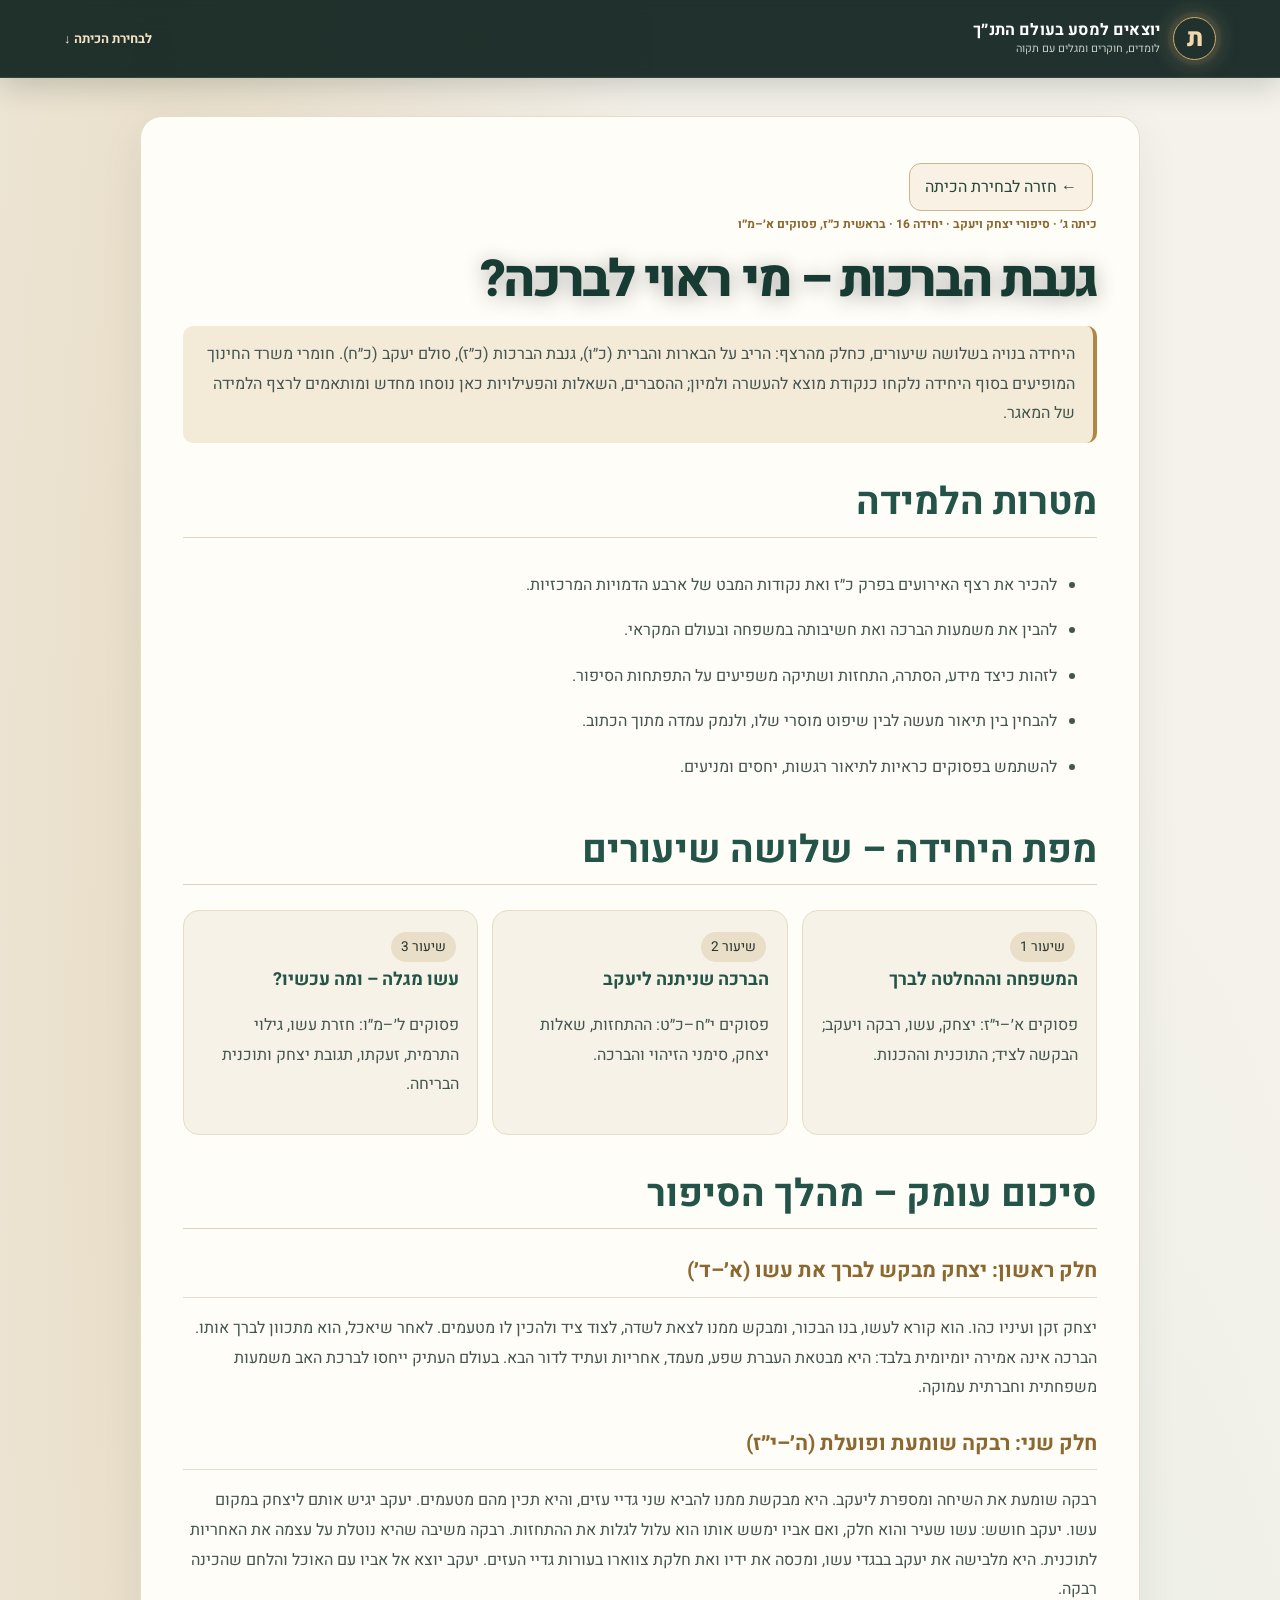
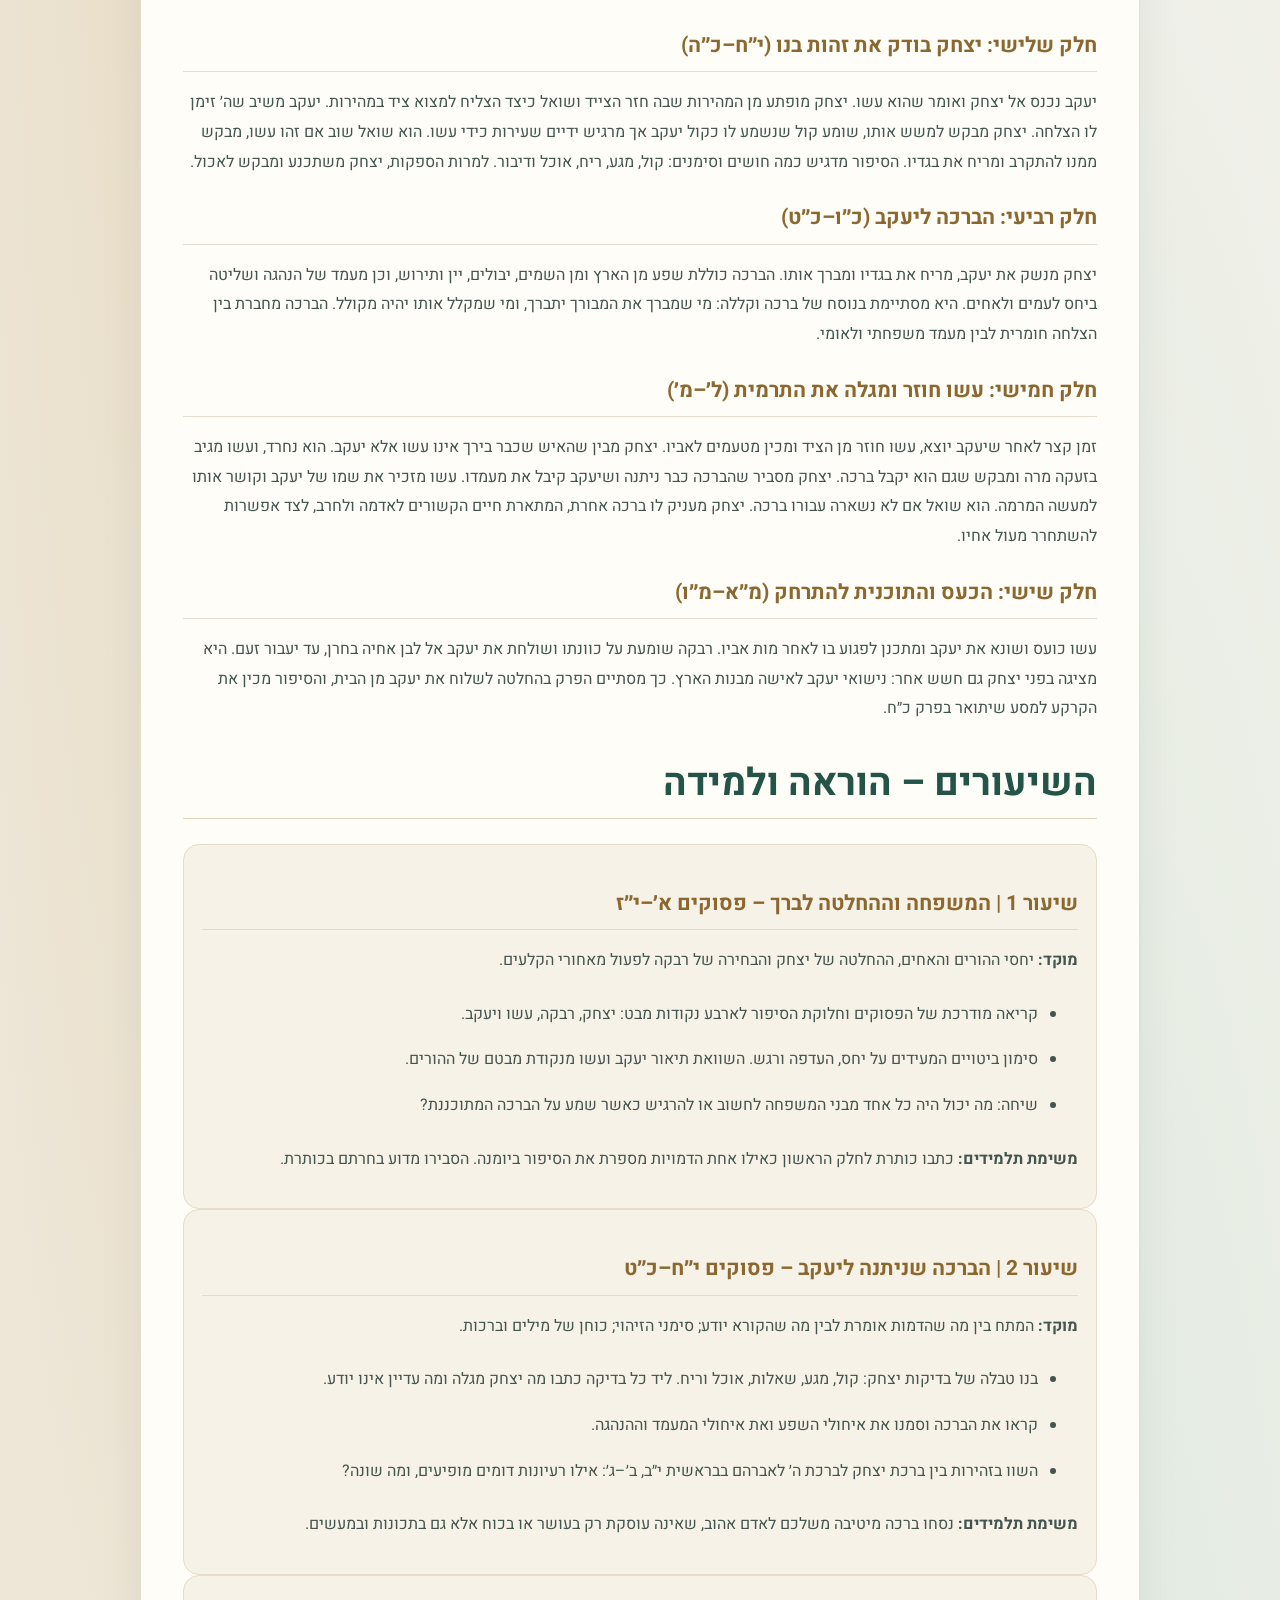
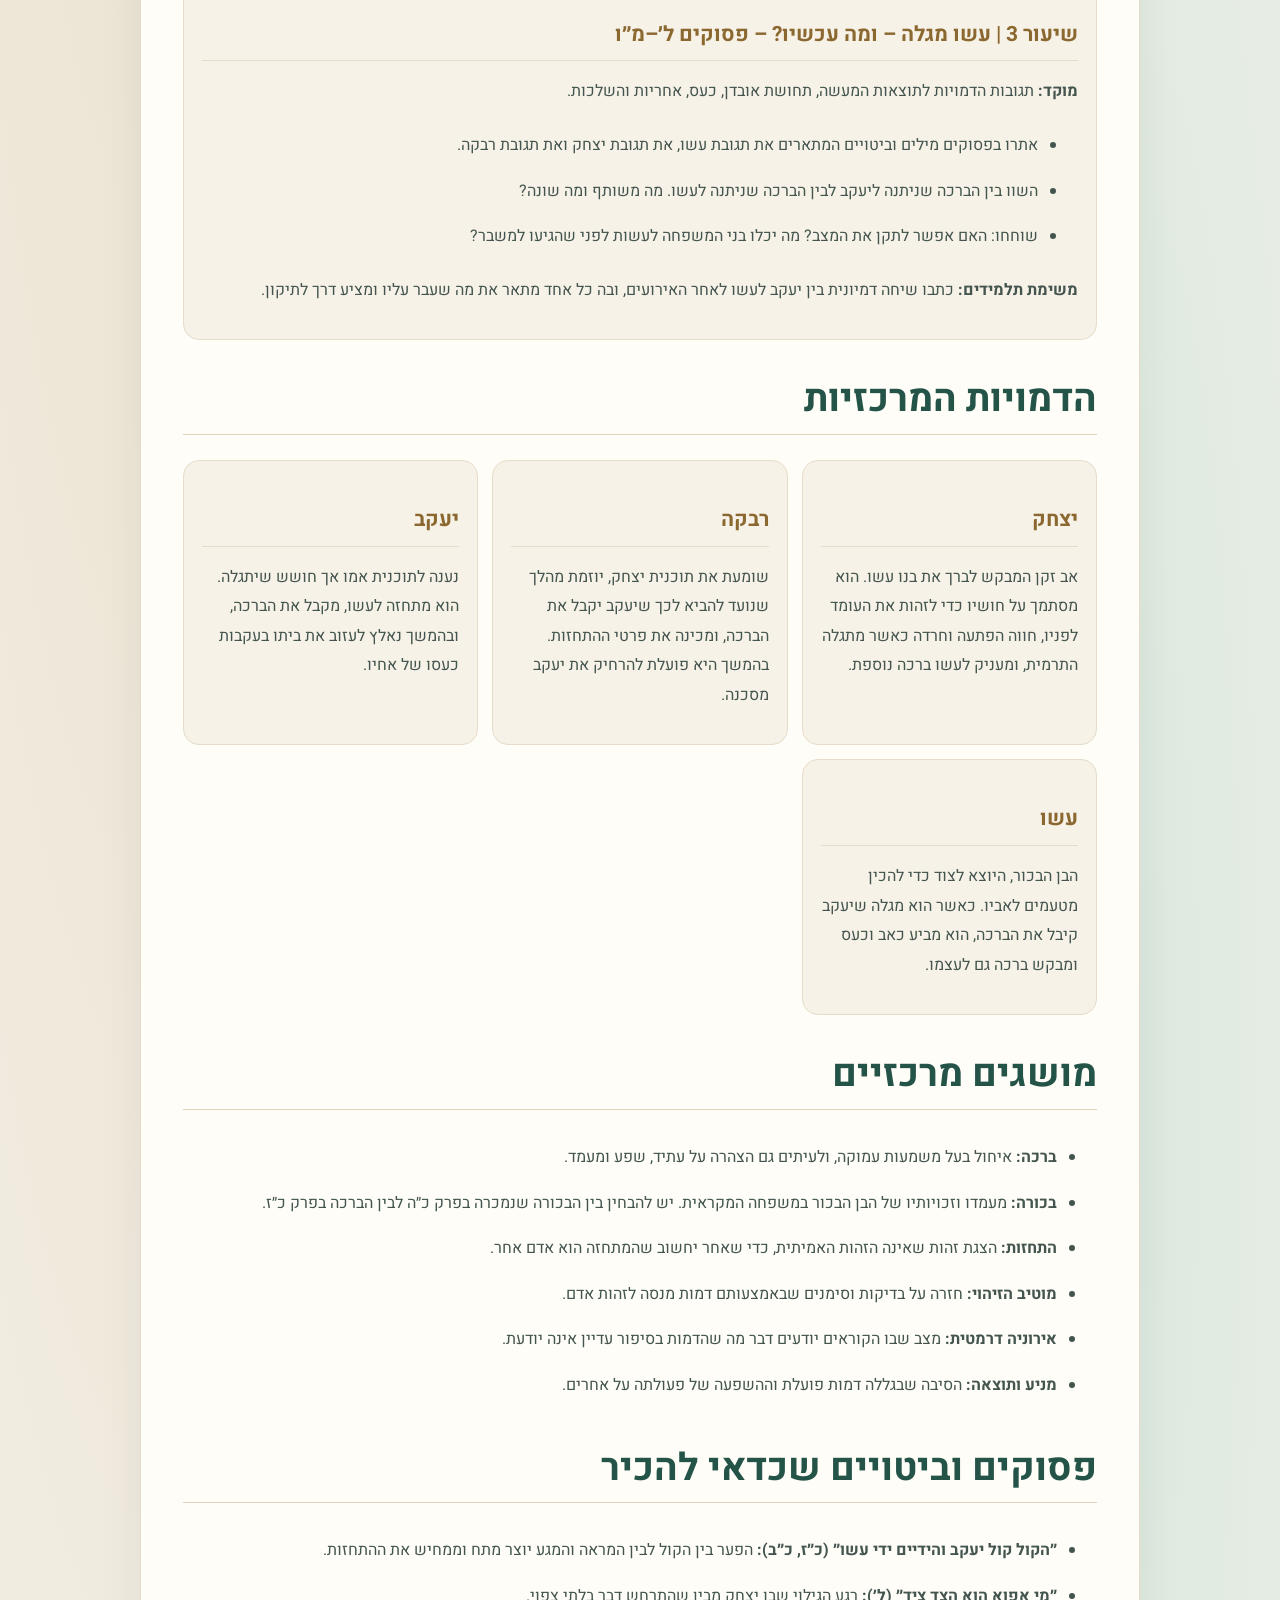
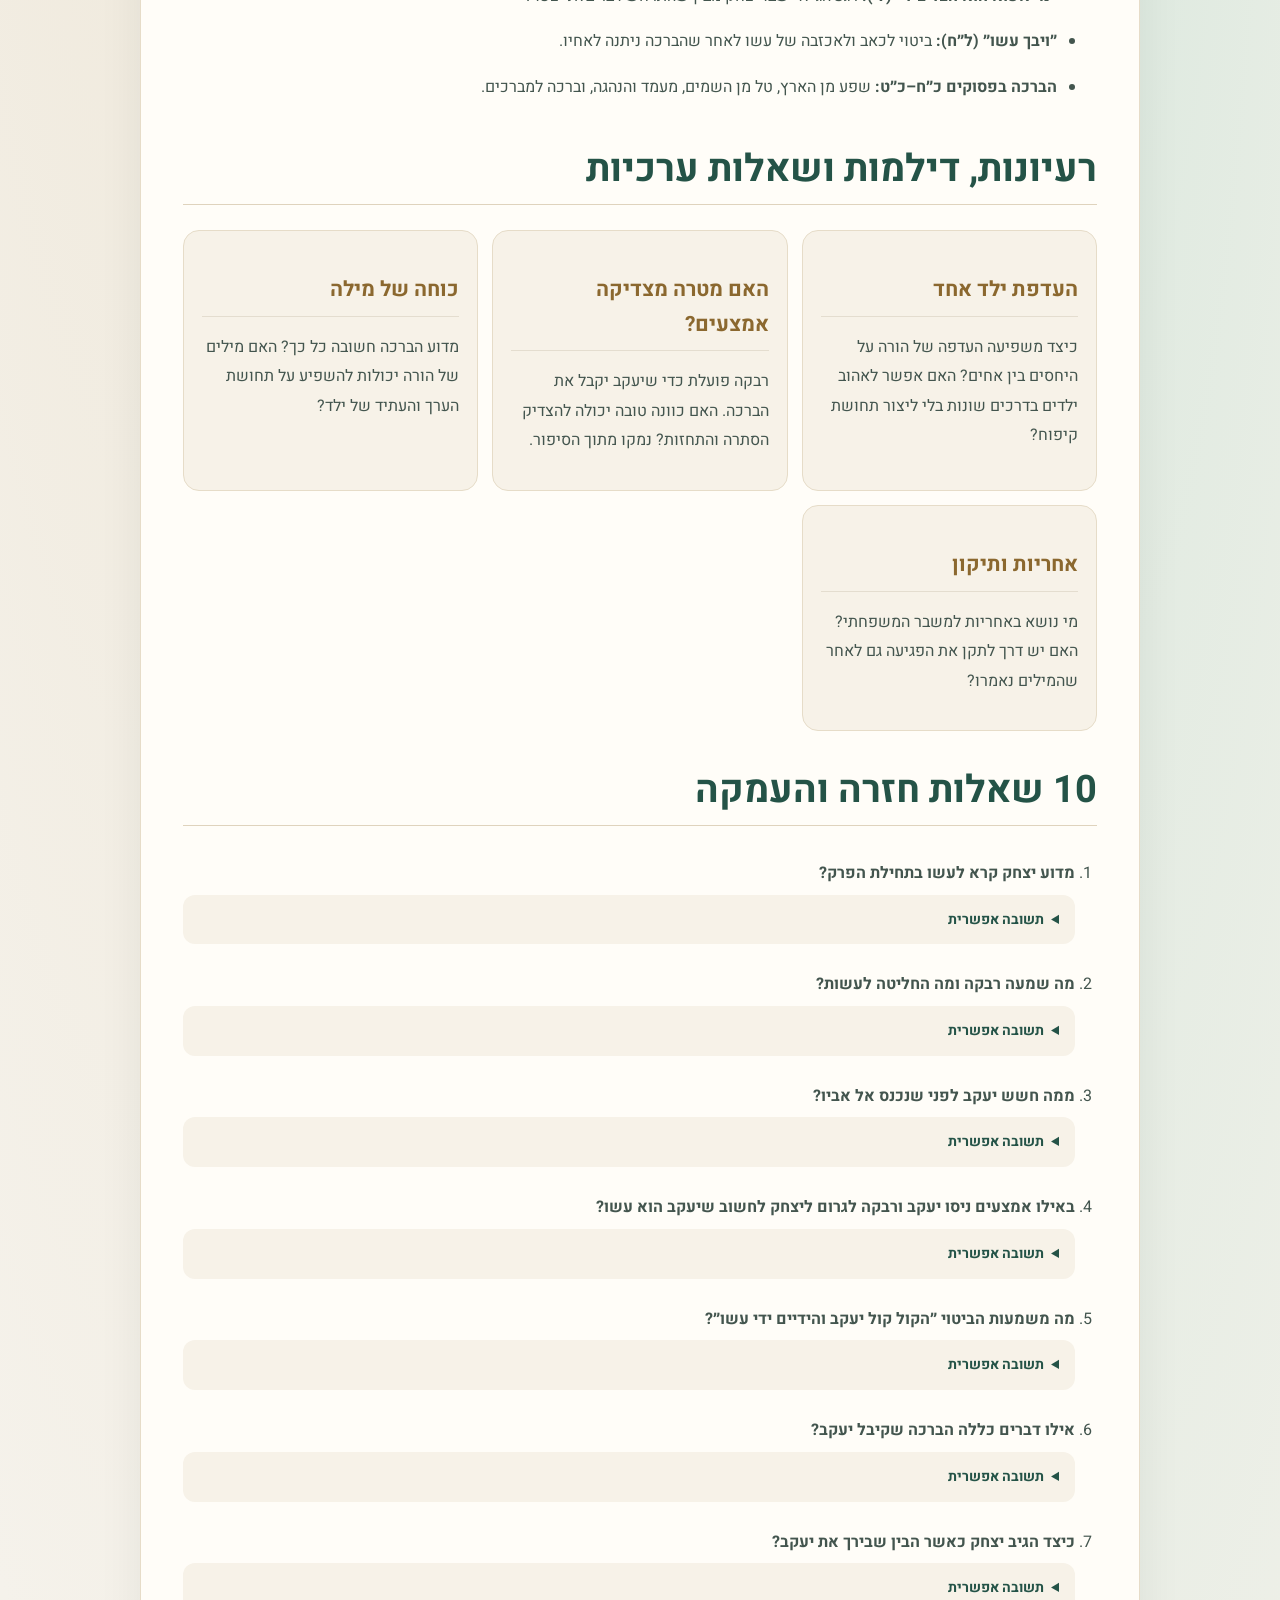
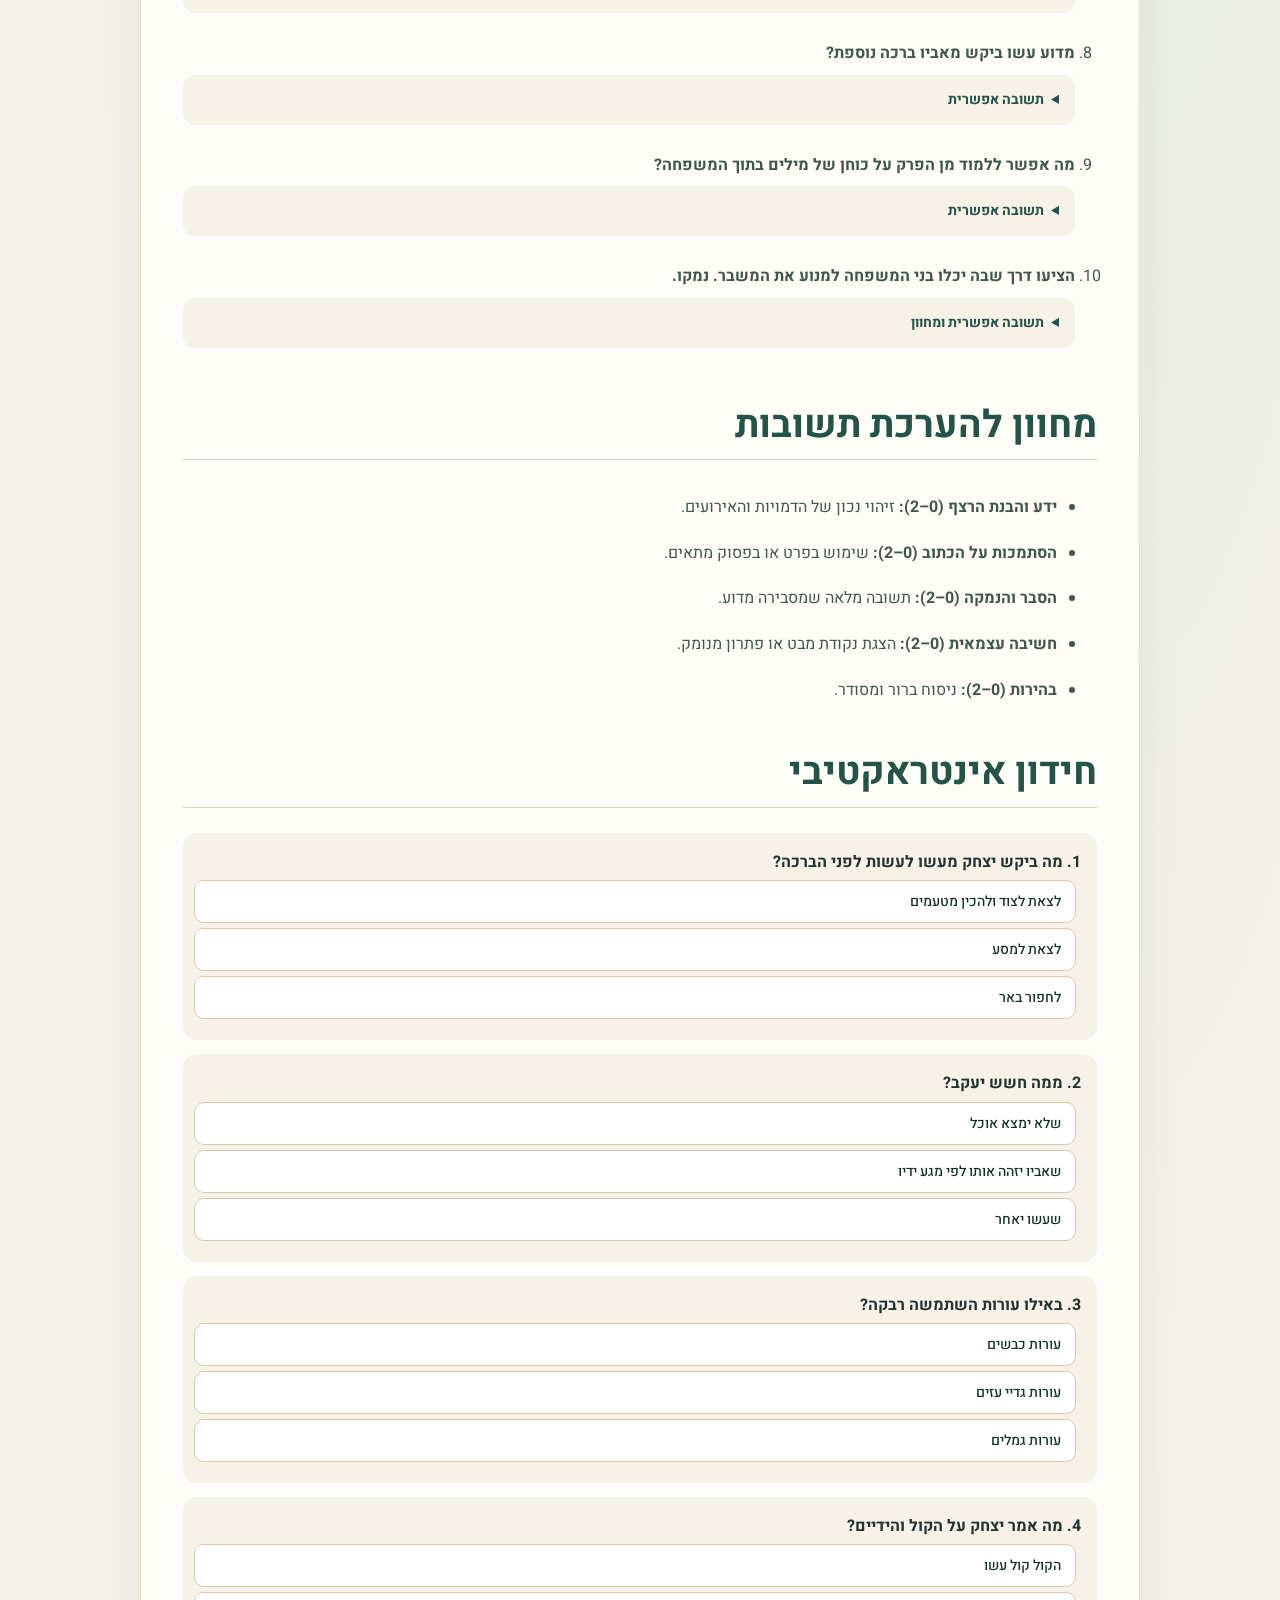
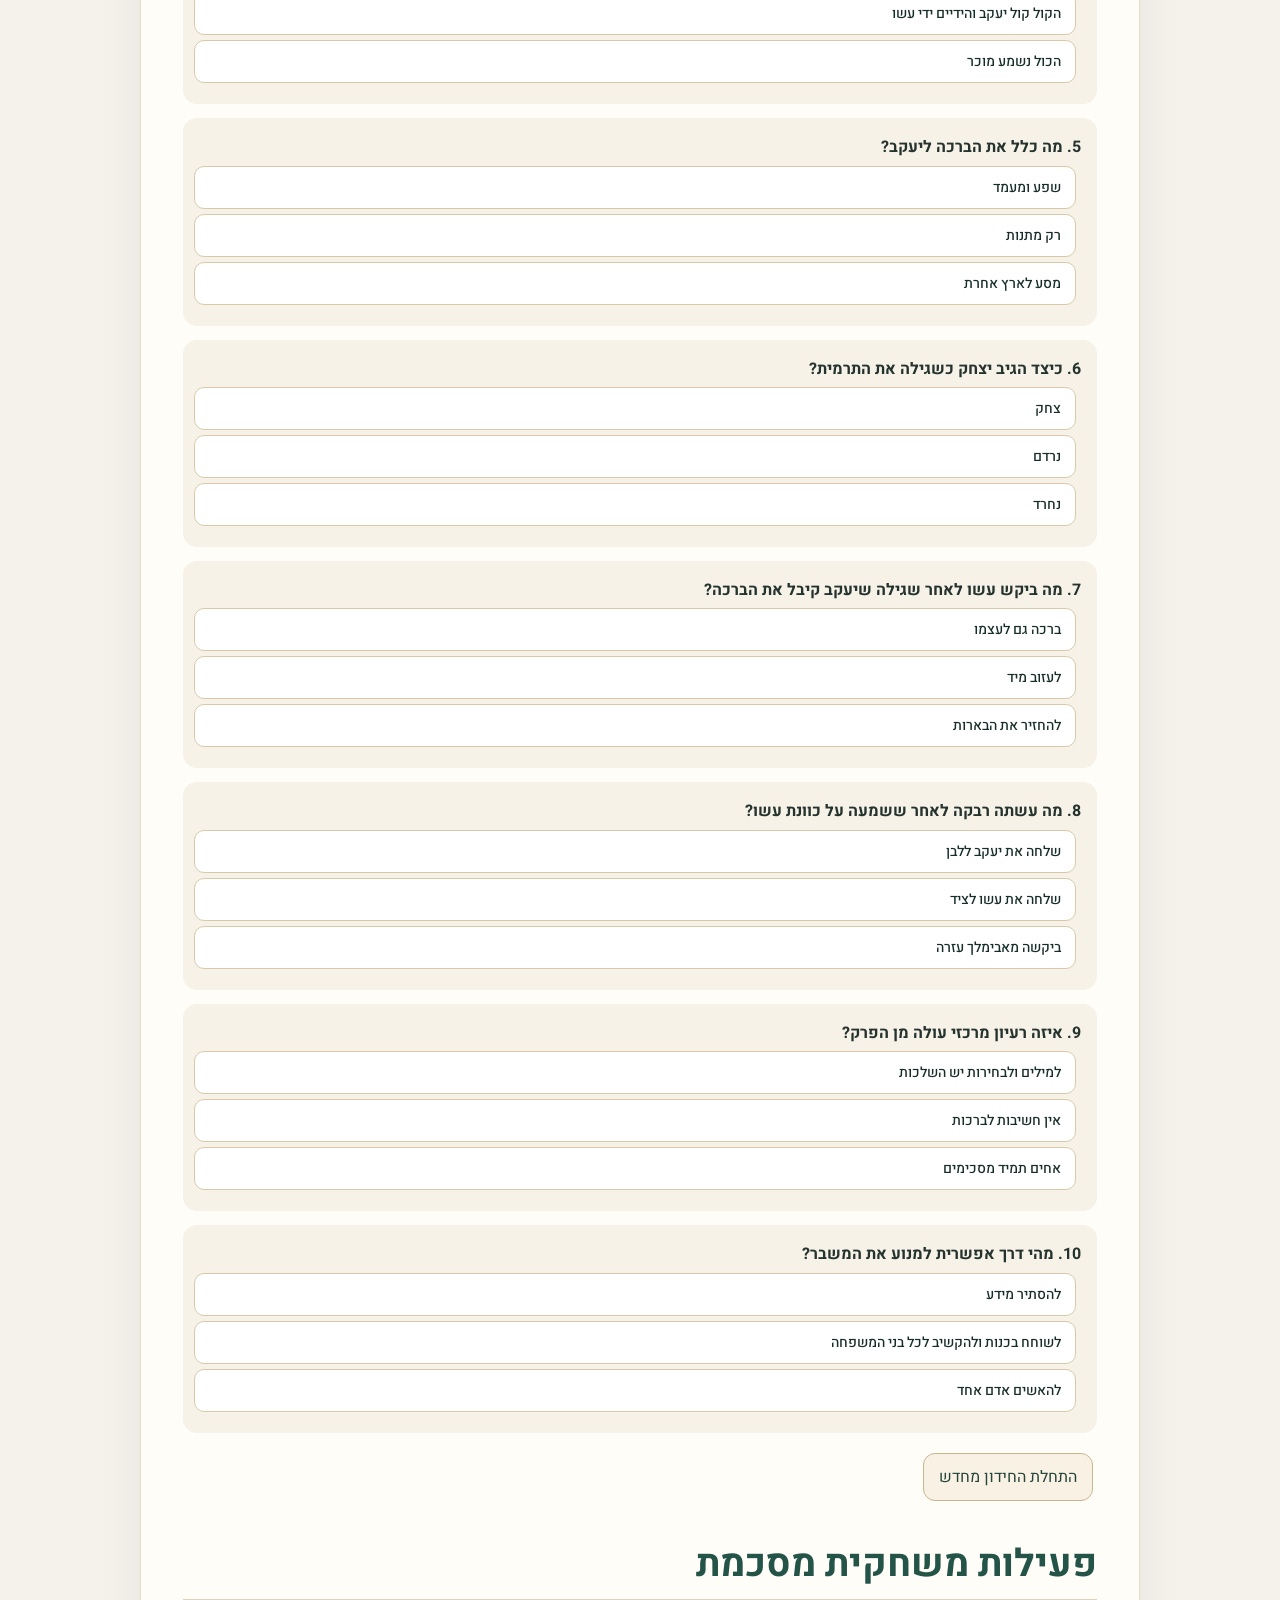
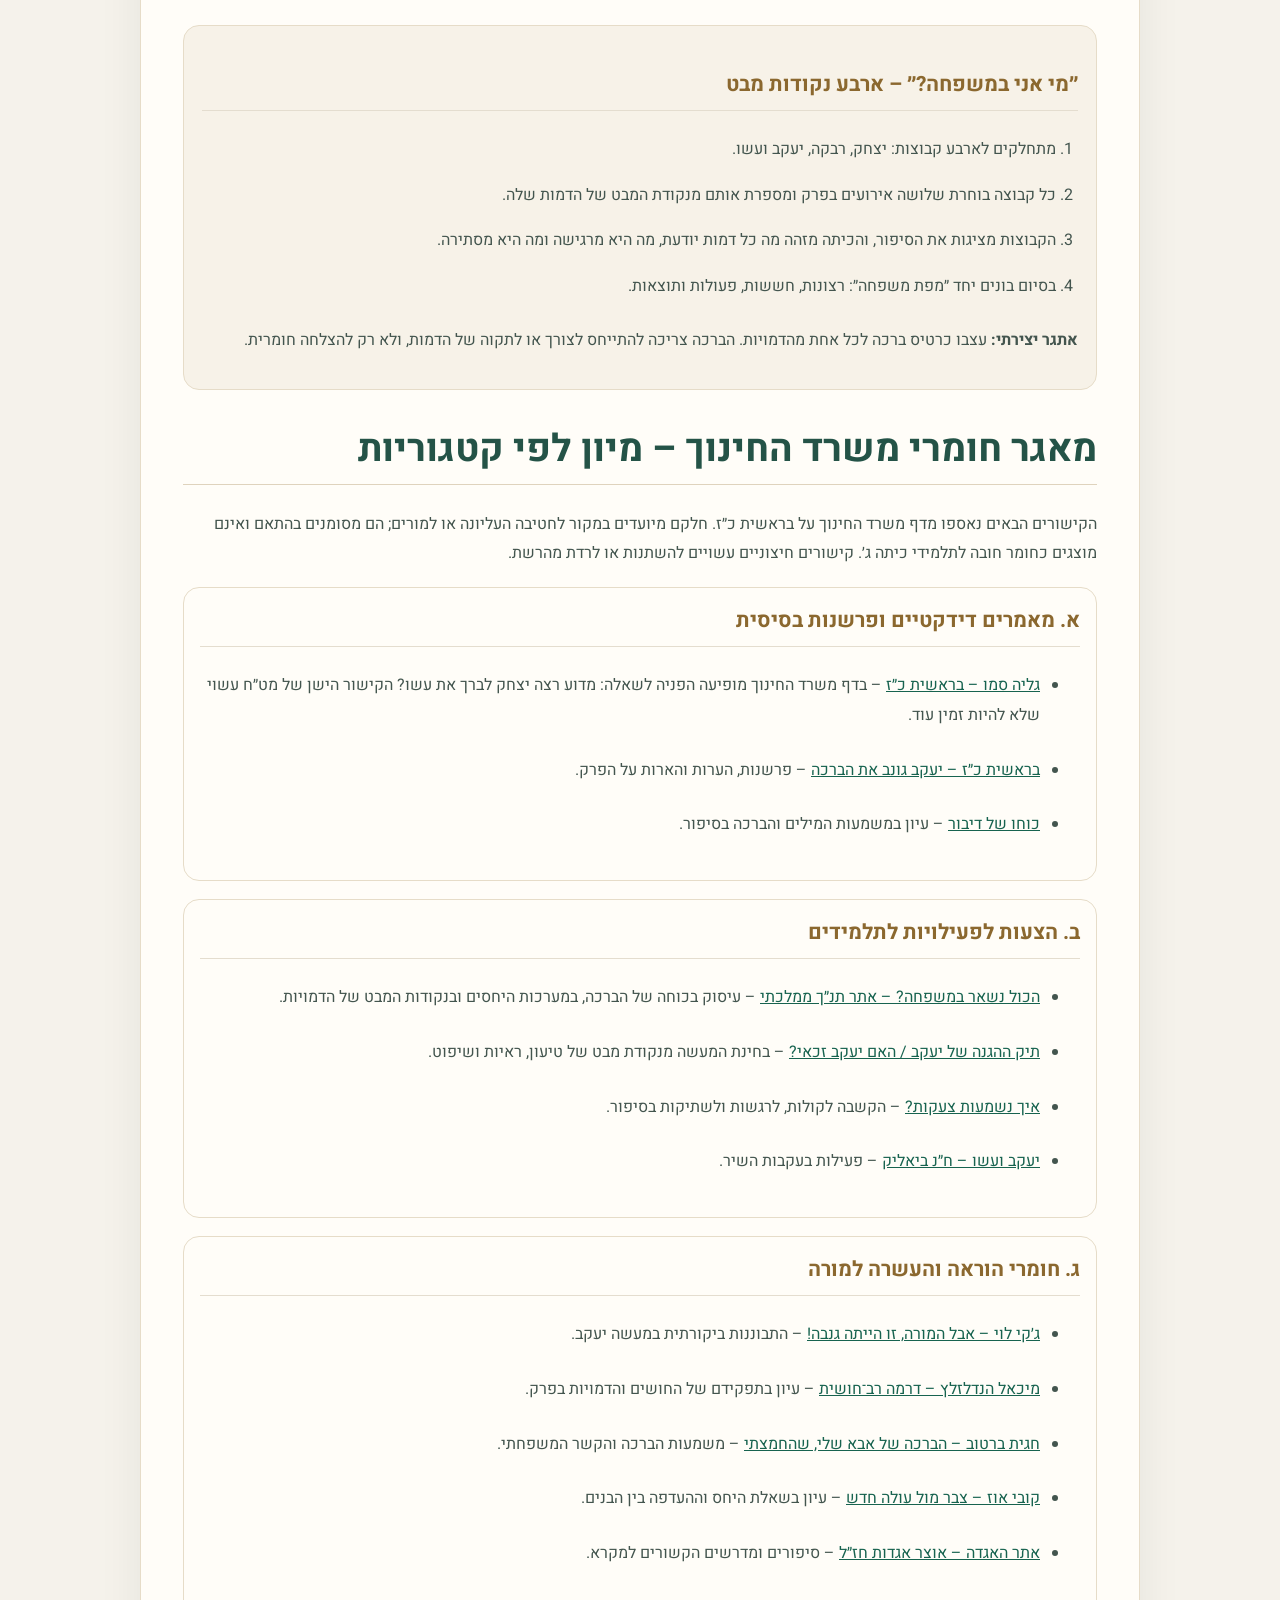
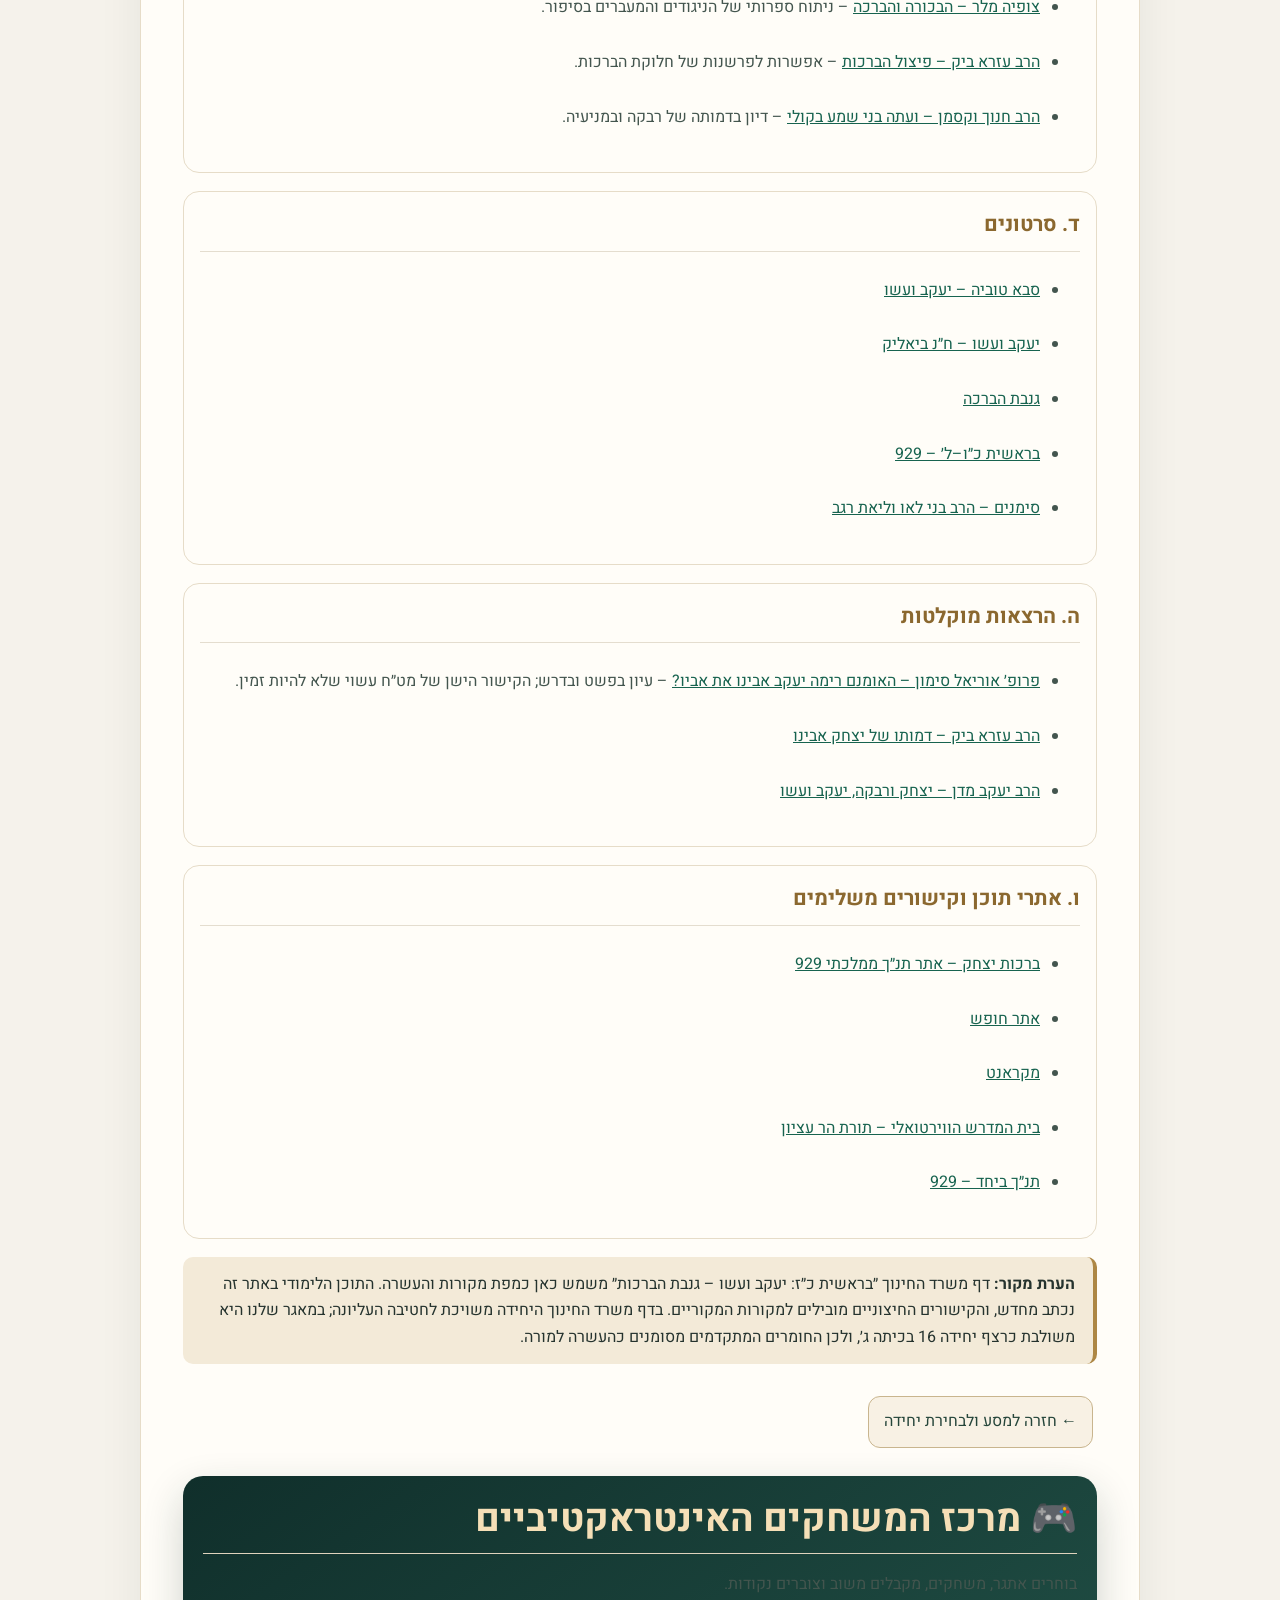
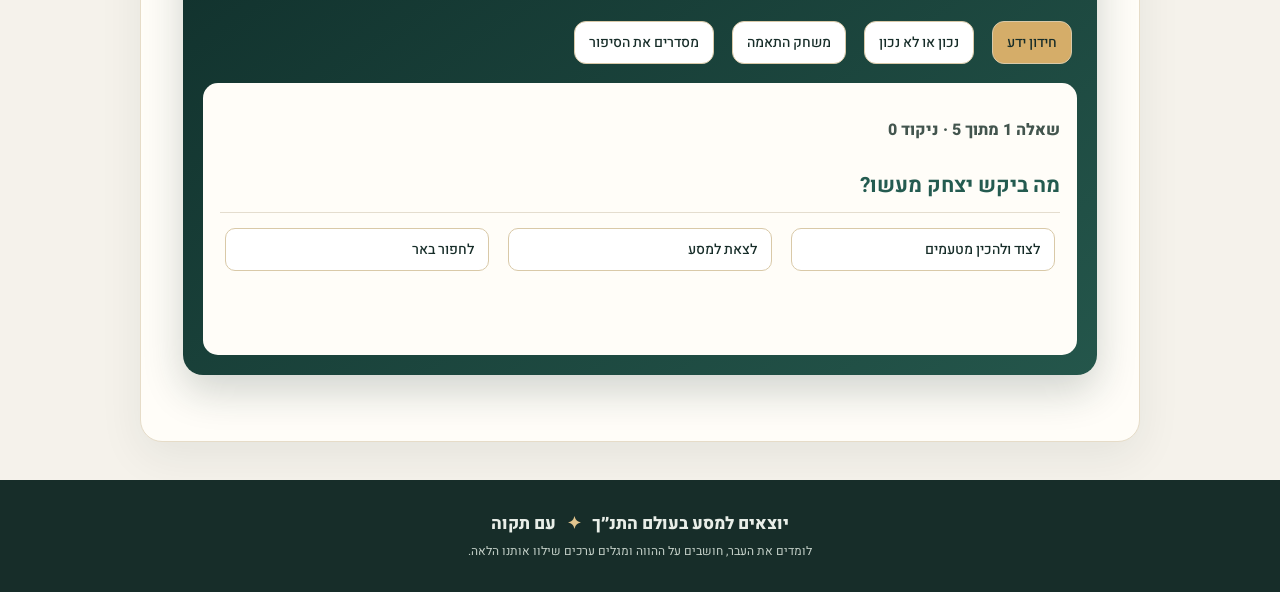
<file: grade3-genvat-habrachot.html>
<!doctype html>
<html lang="he" dir="rtl">
<head>
<meta charset="utf-8"><meta name="viewport" content="width=device-width,initial-scale=1">
<meta name="theme-color" content="#142b28">
<title>יחידה 16 – גנבת הברכות | מסע בעולם התנ״ך</title>
<link rel="stylesheet" href="style.css?v=7">
<style>
.unit-shell{max-width:1000px;margin:38px auto;padding:clamp(20px,4vw,42px);background:#fffdf8;border:1px solid #e6dcc8;border-radius:22px;color:#25332e;box-shadow:0 14px 45px #142b2812}
.unit-shell h1{font-size:clamp(2rem,5vw,3.2rem);color:#173b32;margin:.35em 0}
.unit-shell h2{color:#245347;border-bottom:1px solid #dfd3bd;padding-bottom:10px;margin-top:36px}
.unit-shell h3{color:#8b682f;margin-top:24px}
.unit-shell p,.unit-shell li{line-height:1.85}
.unit-meta{color:#8b682f;font-weight:700}
.unit-back,.lesson-tab,.resource-link{display:inline-block;border:1px solid #c9b58e;border-radius:12px;padding:10px 15px;background:#f8f1e4;color:#25453a;text-decoration:none;font:inherit;margin:4px;cursor:pointer}
.lesson-grid{display:grid;grid-template-columns:repeat(auto-fit,minmax(220px,1fr));gap:14px;margin:20px 0}
.lesson-card,.info-card{background:#f7f2e8;border:1px solid #e6dcc8;border-radius:16px;padding:18px}
.lesson-card strong{display:block;color:#245347;font-size:1.12rem;margin-bottom:8px}
.tag{display:inline-block;background:#e9dfc9;border-radius:30px;padding:4px 10px;font-size:.85rem;margin:3px}
.two-col{display:grid;grid-template-columns:repeat(auto-fit,minmax(240px,1fr));gap:14px}
details{background:#f7f2e8;border-radius:12px;padding:12px 16px;margin:10px 0}
summary{cursor:pointer;font-weight:700;color:#245347}
.resource-group{margin:18px 0;padding:16px;border:1px solid #e6dcc8;border-radius:16px}
.resource-group h3{margin-top:0}
.resource-group li{margin:9px 0}
.resource-group a{color:#17634f;text-decoration:underline}
.note{background:#f3ead8;border-right:4px solid #ad8745;padding:14px 18px;border-radius:10px}
.quiz-question{background:#f7f2e8;padding:16px;border-radius:14px;margin:14px 0}
.quiz-question button{display:block;width:100%;text-align:right;margin:7px 0;padding:10px;border:1px solid #d7c9ae;border-radius:10px;background:white;font:inherit;cursor:pointer}
.quiz-question button:disabled{opacity:.8}
#quiz-result{font-weight:700;color:#245347}
@media(max-width:600px){.unit-shell{margin:16px 10px;padding:18px}.unit-shell h1{font-size:2rem}}
</style>
</head>
<body>
<header class="topbar"><a class="brand" href="./"><span class="brand-seal">ת</span><span><strong>יוצאים למסע בעולם התנ״ך</strong><small>לומדים, חוקרים ומגלים עם תקוה</small></span></a><a class="top-link" href="./#grades">לבחירת הכיתה ↓</a></header>
<main class="unit-shell">
<a class="unit-back" href="./#grades">← חזרה לבחירת הכיתה</a>
<div class="unit-meta">כיתה ג׳ · סיפורי יצחק ויעקב · יחידה 16 · בראשית כ״ז, פסוקים א׳–מ״ו</div>
<h1>גנבת הברכות – מי ראוי לברכה?</h1>
<p class="note">היחידה בנויה בשלושה שיעורים, כחלק מהרצף: הריב על הבארות והברית (כ״ו), גנבת הברכות (כ״ז), סולם יעקב (כ״ח). חומרי משרד החינוך המופיעים בסוף היחידה נלקחו כנקודת מוצא להעשרה ולמיון; ההסברים, השאלות והפעילויות כאן נוסחו מחדש ומותאמים לרצף הלמידה של המאגר.</p>

<h2>מטרות הלמידה</h2>
<ul><li>להכיר את רצף האירועים בפרק כ״ז ואת נקודות המבט של ארבע הדמויות המרכזיות.</li><li>להבין את משמעות הברכה ואת חשיבותה במשפחה ובעולם המקראי.</li><li>לזהות כיצד מידע, הסתרה, התחזות ושתיקה משפיעים על התפתחות הסיפור.</li><li>להבחין בין תיאור מעשה לבין שיפוט מוסרי שלו, ולנמק עמדה מתוך הכתוב.</li><li>להשתמש בפסוקים כראיות לתיאור רגשות, יחסים ומניעים.</li></ul>

<h2>מפת היחידה – שלושה שיעורים</h2>
<div class="lesson-grid">
<div class="lesson-card"><span class="tag">שיעור 1</span><strong>המשפחה וההחלטה לברך</strong><p>פסוקים א׳–י״ז: יצחק, עשו, רבקה ויעקב; הבקשה לציד; התוכנית וההכנות.</p></div>
<div class="lesson-card"><span class="tag">שיעור 2</span><strong>הברכה שניתנה ליעקב</strong><p>פסוקים י״ח–כ״ט: ההתחזות, שאלות יצחק, סימני הזיהוי והברכה.</p></div>
<div class="lesson-card"><span class="tag">שיעור 3</span><strong>עשו מגלה – ומה עכשיו?</strong><p>פסוקים ל׳–מ״ו: חזרת עשו, גילוי התרמית, זעקתו, תגובת יצחק ותוכנית הבריחה.</p></div>
</div>

<h2>סיכום עומק – מהלך הסיפור</h2>
<h3>חלק ראשון: יצחק מבקש לברך את עשו (א׳–ד׳)</h3>
<p>יצחק זקן ועיניו כהו. הוא קורא לעשו, בנו הבכור, ומבקש ממנו לצאת לשדה, לצוד ציד ולהכין לו מטעמים. לאחר שיאכל, הוא מתכוון לברך אותו. הברכה אינה אמירה יומיומית בלבד: היא מבטאת העברת שפע, מעמד, אחריות ועתיד לדור הבא. בעולם העתיק ייחסו לברכת האב משמעות משפחתית וחברתית עמוקה.</p>
<h3>חלק שני: רבקה שומעת ופועלת (ה׳–י״ז)</h3>
<p>רבקה שומעת את השיחה ומספרת ליעקב. היא מבקשת ממנו להביא שני גדיי עזים, והיא תכין מהם מטעמים. יעקב יגיש אותם ליצחק במקום עשו. יעקב חושש: עשו שעיר והוא חלק, ואם אביו ימשש אותו הוא עלול לגלות את ההתחזות. רבקה משיבה שהיא נוטלת על עצמה את האחריות לתוכנית. היא מלבישה את יעקב בבגדי עשו, ומכסה את ידיו ואת חלקת צווארו בעורות גדיי העזים. יעקב יוצא אל אביו עם האוכל והלחם שהכינה רבקה.</p>
<h3>חלק שלישי: יצחק בודק את זהות בנו (י״ח–כ״ה)</h3>
<p>יעקב נכנס אל יצחק ואומר שהוא עשו. יצחק מופתע מן המהירות שבה חזר הצייד ושואל כיצד הצליח למצוא ציד במהירות. יעקב משיב שה׳ זימן לו הצלחה. יצחק מבקש למשש אותו, שומע קול שנשמע לו כקול יעקב אך מרגיש ידיים שעירות כידי עשו. הוא שואל שוב אם זהו עשו, מבקש ממנו להתקרב ומריח את בגדיו. הסיפור מדגיש כמה חושים וסימנים: קול, מגע, ריח, אוכל ודיבור. למרות הספקות, יצחק משתכנע ומבקש לאכול.</p>
<h3>חלק רביעי: הברכה ליעקב (כ״ו–כ״ט)</h3>
<p>יצחק מנשק את יעקב, מריח את בגדיו ומברך אותו. הברכה כוללת שפע מן הארץ ומן השמים, יבולים, יין ותירוש, וכן מעמד של הנהגה ושליטה ביחס לעמים ולאחים. היא מסתיימת בנוסח של ברכה וקללה: מי שמברך את המבורך יתברך, ומי שמקלל אותו יהיה מקולל. הברכה מחברת בין הצלחה חומרית לבין מעמד משפחתי ולאומי.</p>
<h3>חלק חמישי: עשו חוזר ומגלה את התרמית (ל׳–מ׳)</h3>
<p>זמן קצר לאחר שיעקב יוצא, עשו חוזר מן הציד ומכין מטעמים לאביו. יצחק מבין שהאיש שכבר בירך אינו עשו אלא יעקב. הוא נחרד, ועשו מגיב בזעקה מרה ומבקש שגם הוא יקבל ברכה. יצחק מסביר שהברכה כבר ניתנה ושיעקב קיבל את מעמדו. עשו מזכיר את שמו של יעקב וקושר אותו למעשה המרמה. הוא שואל אם לא נשארה עבורו ברכה. יצחק מעניק לו ברכה אחרת, המתארת חיים הקשורים לאדמה ולחרב, לצד אפשרות להשתחרר מעול אחיו.</p>
<h3>חלק שישי: הכעס והתוכנית להתרחק (מ״א–מ״ו)</h3>
<p>עשו כועס ושונא את יעקב ומתכנן לפגוע בו לאחר מות אביו. רבקה שומעת על כוונתו ושולחת את יעקב אל לבן אחיה בחרן, עד יעבור זעם. היא מציגה בפני יצחק גם חשש אחר: נישואי יעקב לאישה מבנות הארץ. כך מסתיים הפרק בהחלטה לשלוח את יעקב מן הבית, והסיפור מכין את הקרקע למסע שיתואר בפרק כ״ח.</p>

<h2>השיעורים – הוראה ולמידה</h2>
<section class="info-card">
<h3>שיעור 1 | המשפחה וההחלטה לברך – פסוקים א׳–י״ז</h3>
<p><b>מוקד:</b> יחסי ההורים והאחים, ההחלטה של יצחק והבחירה של רבקה לפעול מאחורי הקלעים.</p>
<ul><li>קריאה מודרכת של הפסוקים וחלוקת הסיפור לארבע נקודות מבט: יצחק, רבקה, עשו ויעקב.</li><li>סימון ביטויים המעידים על יחס, העדפה ורגש. השוואת תיאור יעקב ועשו מנקודת מבטם של ההורים.</li><li>שיחה: מה יכול היה כל אחד מבני המשפחה לחשוב או להרגיש כאשר שמע על הברכה המתוכננת?</li></ul>
<p><b>משימת תלמידים:</b> כתבו כותרת לחלק הראשון כאילו אחת הדמויות מספרת את הסיפור ביומנה. הסבירו מדוע בחרתם בכותרת.</p>
</section>
<section class="info-card">
<h3>שיעור 2 | הברכה שניתנה ליעקב – פסוקים י״ח–כ״ט</h3>
<p><b>מוקד:</b> המתח בין מה שהדמות אומרת לבין מה שהקורא יודע; סימני הזיהוי; כוחן של מילים וברכות.</p>
<ul><li>בנו טבלה של בדיקות יצחק: קול, מגע, שאלות, אוכל וריח. ליד כל בדיקה כתבו מה יצחק מגלה ומה עדיין אינו יודע.</li><li>קראו את הברכה וסמנו את איחולי השפע ואת איחולי המעמד וההנהגה.</li><li>השוו בזהירות בין ברכת יצחק לברכת ה׳ לאברהם בבראשית י״ב, ב׳–ג׳: אילו רעיונות דומים מופיעים, ומה שונה?</li></ul>
<p><b>משימת תלמידים:</b> נסחו ברכה מיטיבה משלכם לאדם אהוב, שאינה עוסקת רק בעושר או בכוח אלא גם בתכונות ובמעשים.</p>
</section>
<section class="info-card">
<h3>שיעור 3 | עשו מגלה – ומה עכשיו? – פסוקים ל׳–מ״ו</h3>
<p><b>מוקד:</b> תגובות הדמויות לתוצאות המעשה, תחושת אובדן, כעס, אחריות והשלכות.</p>
<ul><li>אתרו בפסוקים מילים וביטויים המתארים את תגובת עשו, את תגובת יצחק ואת תגובת רבקה.</li><li>השוו בין הברכה שניתנה ליעקב לבין הברכה שניתנה לעשו. מה משותף ומה שונה?</li><li>שוחחו: האם אפשר לתקן את המצב? מה יכלו בני המשפחה לעשות לפני שהגיעו למשבר?</li></ul>
<p><b>משימת תלמידים:</b> כתבו שיחה דמיונית בין יעקב לעשו לאחר האירועים, ובה כל אחד מתאר את מה שעבר עליו ומציע דרך לתיקון.</p>
</section>

<h2>הדמויות המרכזיות</h2>
<div class="two-col">
<div class="info-card"><h3>יצחק</h3><p>אב זקן המבקש לברך את בנו עשו. הוא מסתמך על חושיו כדי לזהות את העומד לפניו, חווה הפתעה וחרדה כאשר מתגלה התרמית, ומעניק לעשו ברכה נוספת.</p></div>
<div class="info-card"><h3>רבקה</h3><p>שומעת את תוכנית יצחק, יוזמת מהלך שנועד להביא לכך שיעקב יקבל את הברכה, ומכינה את פרטי ההתחזות. בהמשך היא פועלת להרחיק את יעקב מסכנה.</p></div>
<div class="info-card"><h3>יעקב</h3><p>נענה לתוכנית אמו אך חושש שיתגלה. הוא מתחזה לעשו, מקבל את הברכה, ובהמשך נאלץ לעזוב את ביתו בעקבות כעסו של אחיו.</p></div>
<div class="info-card"><h3>עשו</h3><p>הבן הבכור, היוצא לצוד כדי להכין מטעמים לאביו. כאשר הוא מגלה שיעקב קיבל את הברכה, הוא מביע כאב וכעס ומבקש ברכה גם לעצמו.</p></div>
</div>

<h2>מושגים מרכזיים</h2>
<ul><li><b>ברכה:</b> איחול בעל משמעות עמוקה, ולעיתים גם הצהרה על עתיד, שפע ומעמד.</li><li><b>בכורה:</b> מעמדו וזכויותיו של הבן הבכור במשפחה המקראית. יש להבחין בין הבכורה שנמכרה בפרק כ״ה לבין הברכה בפרק כ״ז.</li><li><b>התחזות:</b> הצגת זהות שאינה הזהות האמיתית, כדי שאחר יחשוב שהמתחזה הוא אדם אחר.</li><li><b>מוטיב הזיהוי:</b> חזרה על בדיקות וסימנים שבאמצעותם דמות מנסה לזהות אדם.</li><li><b>אירוניה דרמטית:</b> מצב שבו הקוראים יודעים דבר מה שהדמות בסיפור עדיין אינה יודעת.</li><li><b>מניע ותוצאה:</b> הסיבה שבגללה דמות פועלת וההשפעה של פעולתה על אחרים.</li></ul>

<h2>פסוקים וביטויים שכדאי להכיר</h2>
<ul><li><b>״הקול קול יעקב והידיים ידי עשו״ (כ״ז, כ״ב):</b> הפער בין הקול לבין המראה והמגע יוצר מתח וממחיש את ההתחזות.</li><li><b>״מי אפוא הוא הצד ציד״ (ל׳):</b> רגע הגילוי שבו יצחק מבין שהתרחש דבר בלתי צפוי.</li><li><b>״ויבך עשו״ (ל״ח):</b> ביטוי לכאב ולאכזבה של עשו לאחר שהברכה ניתנה לאחיו.</li><li><b>הברכה בפסוקים כ״ח–כ״ט:</b> שפע מן הארץ, טל מן השמים, מעמד והנהגה, וברכה למברכים.</li></ul>

<h2>רעיונות, דילמות ושאלות ערכיות</h2>
<div class="two-col">
<div class="info-card"><h3>העדפת ילד אחד</h3><p>כיצד משפיעה העדפה של הורה על היחסים בין אחים? האם אפשר לאהוב ילדים בדרכים שונות בלי ליצור תחושת קיפוח?</p></div>
<div class="info-card"><h3>האם מטרה מצדיקה אמצעים?</h3><p>רבקה פועלת כדי שיעקב יקבל את הברכה. האם כוונה טובה יכולה להצדיק הסתרה והתחזות? נמקו מתוך הסיפור.</p></div>
<div class="info-card"><h3>כוחה של מילה</h3><p>מדוע הברכה חשובה כל כך? האם מילים של הורה יכולות להשפיע על תחושת הערך והעתיד של ילד?</p></div>
<div class="info-card"><h3>אחריות ותיקון</h3><p>מי נושא באחריות למשבר המשפחתי? האם יש דרך לתקן את הפגיעה גם לאחר שהמילים נאמרו?</p></div>
</div>

<h2>10 שאלות חזרה והעמקה</h2>
<ol>
<li><b>מדוע יצחק קרא לעשו בתחילת הפרק?</b><details><summary>תשובה אפשרית</summary><p>יצחק היה זקן ורצה שעשו יצוד ויכין לו מטעמים, כדי שיוכל לאכול ולברך אותו.</p></details></li>
<li><b>מה שמעה רבקה ומה החליטה לעשות?</b><details><summary>תשובה אפשרית</summary><p>היא שמעה שיצחק מתכוון לברך את עשו, ולכן תכננה שיעקב יגיש ליצחק את המטעמים ויקבל את הברכה.</p></details></li>
<li><b>ממה חשש יעקב לפני שנכנס אל אביו?</b><details><summary>תשובה אפשרית</summary><p>הוא חשש שיצחק ימשש אותו ויגלה שהוא אינו עשו, משום שעשו שעיר ויעקב חלק.</p></details></li>
<li><b>באילו אמצעים ניסו יעקב ורבקה לגרום ליצחק לחשוב שיעקב הוא עשו?</b><details><summary>תשובה אפשרית</summary><p>בגדי עשו, עורות גדיי העזים על הידיים והצוואר, המטעמים והדיבור כאילו הוא עשו.</p></details></li>
<li><b>מה משמעות הביטוי ״הקול קול יעקב והידיים ידי עשו״?</b><details><summary>תשובה אפשרית</summary><p>יצחק מזהה סתירה: הקול נשמע לו כקול יעקב, אך הידיים מרגישות שעירות כמו ידיו של עשו.</p></details></li>
<li><b>אילו דברים כללה הברכה שקיבל יעקב?</b><details><summary>תשובה אפשרית</summary><p>שפע מן הארץ ומן השמים, יבולים ויין, וכן מעמד של הנהגה ועליונות ביחס לאחים ולעמים.</p></details></li>
<li><b>כיצד הגיב יצחק כאשר הבין שבירך את יעקב?</b><details><summary>תשובה אפשרית</summary><p>הוא נחרד מאוד והבין שהאדם שקיבל את הברכה אינו עשו.</p></details></li>
<li><b>מדוע עשו ביקש מאביו ברכה נוספת?</b><details><summary>תשובה אפשרית</summary><p>הוא גילה שיעקב קיבל את הברכה שיועדה לו, חש כאב ואכזבה וביקש שגם הוא יתברך.</p></details></li>
<li><b>מה אפשר ללמוד מן הפרק על כוחן של מילים בתוך המשפחה?</b><details><summary>תשובה אפשרית</summary><p>מילים של הורים עשויות להשפיע מאוד על תחושת השייכות, הביטחון והיחסים בין בני המשפחה. לכן חשוב לדבר באחריות ובהגינות.</p></details></li>
<li><b>הציעו דרך שבה יכלו בני המשפחה למנוע את המשבר. נמקו.</b><details><summary>תשובה אפשרית ומחוון</summary><p>תשובה מנומקת יכולה להציע שיחה גלויה, הקשבה לשני הבנים, חלוקת ברכות או בירור רצונותיו של יצחק לפני הפעולה. יש להעריך תשובה לפי התאמה לסיפור, נימוק והצגת דרך מעשית.</p></details></li>
</ol>

<h2>מחוון להערכת תשובות</h2>
<ul><li><b>ידע והבנת הרצף (0–2):</b> זיהוי נכון של הדמויות והאירועים.</li><li><b>הסתמכות על הכתוב (0–2):</b> שימוש בפרט או בפסוק מתאים.</li><li><b>הסבר והנמקה (0–2):</b> תשובה מלאה שמסבירה מדוע.</li><li><b>חשיבה עצמאית (0–2):</b> הצגת נקודת מבט או פתרון מנומק.</li><li><b>בהירות (0–2):</b> ניסוח ברור ומסודר.</li></ul>

<h2>חידון אינטראקטיבי</h2>
<div id="quiz"></div><p id="quiz-result" aria-live="polite"></p>
<button class="unit-back" id="restart">התחלת החידון מחדש</button>

<h2>פעילות משחקית מסכמת</h2>
<div class="info-card"><h3>״מי אני במשפחה?״ – ארבע נקודות מבט</h3>
<ol><li>מתחלקים לארבע קבוצות: יצחק, רבקה, יעקב ועשו.</li><li>כל קבוצה בוחרת שלושה אירועים בפרק ומספרת אותם מנקודת המבט של הדמות שלה.</li><li>הקבוצות מציגות את הסיפור, והכיתה מזהה מה כל דמות יודעת, מה היא מרגישה ומה היא מסתירה.</li><li>בסיום בונים יחד ״מפת משפחה״: רצונות, חששות, פעולות ותוצאות.</li></ol>
<p><b>אתגר יצירתי:</b> עצבו כרטיס ברכה לכל אחת מהדמויות. הברכה צריכה להתייחס לצורך או לתקוה של הדמות, ולא רק להצלחה חומרית.</p></div>

<h2>מאגר חומרי משרד החינוך – מיון לפי קטגוריות</h2>
<p>הקישורים הבאים נאספו מדף משרד החינוך על בראשית כ״ז. חלקם מיועדים במקור לחטיבה העליונה או למורים; הם מסומנים בהתאם ואינם מוצגים כחומר חובה לתלמידי כיתה ג׳. קישורים חיצוניים עשויים להשתנות או לרדת מהרשת.</p>

<div class="resource-group"><h3>א. מאמרים דידקטיים ופרשנות בסיסית</h3>
<ul>
<li><a href="https://mikranet.cet.ac.il/mikradidact/pages/item.asp?item=23212" target="_blank" rel="noopener">גליה סמו – בראשית כ״ז</a> – בדף משרד החינוך מופיעה הפניה לשאלה: מדוע רצה יצחק לברך את עשו? הקישור הישן של מט״ח עשוי שלא להיות זמין עוד.</li>
<li><a href="https://www.hottentot.co.il/Bible-by-Amos/wp/?p=449" target="_blank" rel="noopener">בראשית כ״ז – יעקב גונב את הברכה</a> – פרשנות, הערות והארות על הפרק.</li>
<li><a href="https://tora.us.fm/tnk1/tora/brejit/br-27.html" target="_blank" rel="noopener">כוחו של דיבור</a> – עיון במשמעות המילים והברכה בסיפור.</li>
</ul></div>

<div class="resource-group"><h3>ב. הצעות לפעילויות לתלמידים</h3>
<ul>
<li><a href="https://edu.929.org.il/class/%D7%94%D7%9B%D7%9C-%D7%A0%D7%A9%D7%90%D7%A8-%D7%91%D7%9E%D7%A9%D7%A4%D7%97%D7%94/" target="_blank" rel="noopener">הכול נשאר במשפחה? – אתר תנ״ך ממלכתי</a> – עיסוק בכוחה של הברכה, במערכות היחסים ובנקודות המבט של הדמויות.</li>
<li><a href="https://edu.929.org.il/class/%D7%94%D7%90%D7%9D-%D7%99%D7%A2%D7%A7%D7%91-%D7%96%D7%9B%D7%90%D7%99/" target="_blank" rel="noopener">תיק ההגנה של יעקב / האם יעקב זכאי?</a> – בחינת המעשה מנקודת מבט של טיעון, ראיות ושיפוט.</li>
<li><a href="https://edu.929.org.il/class/%D7%90%D7%99%D7%9A-%D7%A0%D7%A9%D7%9E%D7%A2%D7%95%D7%AA-%D7%A6%D7%A2%D7%A7%D7%95%D7%AA/" target="_blank" rel="noopener">איך נשמעות צעקות?</a> – הקשבה לקולות, לרגשות ולשתיקות בסיפור.</li>
<li><a href="https://www.youtube.com/watch?v=NxLHFunTRcI" target="_blank" rel="noopener">יעקב ועשו – ח״נ ביאליק</a> – פעילות בעקבות השיר.</li>
</ul></div>

<div class="resource-group"><h3>ג. חומרי הוראה והעשרה למורה</h3>
<ul>
<li><a href="https://www.929.org.il/page/27/post/816" target="_blank" rel="noopener">ג׳קי לוי – אבל המורה, זו הייתה גנבה!</a> – התבוננות ביקורתית במעשה יעקב.</li>
<li><a href="https://www.929.org.il/page/27/post/831" target="_blank" rel="noopener">מיכאל הנדלזלץ – דרמה רב־חושית</a> – עיון בתפקידם של החושים והדמויות בפרק.</li>
<li><a href="https://www.929.org.il/page/27/post/819" target="_blank" rel="noopener">חגית ברטוב – הברכה של אבא שלי, שהחמצתי</a> – משמעות הברכה והקשר המשפחתי.</li>
<li><a href="https://www.929.org.il/page/27/post/832" target="_blank" rel="noopener">קובי אוז – צבר מול עולה חדש</a> – עיון בשאלת היחס וההעדפה בין הבנים.</li>
<li><a href="https://agadastories.org.il/" target="_blank" rel="noopener">אתר האגדה – אוצר אגדות חז״ל</a> – סיפורים ומדרשים הקשורים למקרא.</li>
<li><a href="https://www.hofesh.org.il/freeclass/parashat_hashavua/07/03_toldot/1.html" target="_blank" rel="noopener">צופיה מלר – הבכורה והברכה</a> – ניתוח ספרותי של הניגודים והמעברים בסיפור.</li>
<li><a href="https://www.etzion.org.il/he/tanakh/torah/sefer-bereishit/parashat-toldot/toldot-dividing-berakhot" target="_blank" rel="noopener">הרב עזרא ביק – פיצול הברכות</a> – אפשרות לפרשנות של חלוקת הברכות.</li>
<li><a href="https://www.etzion.org.il/he/tanakh/torah/sefer-bereishit/parashat-toldot/toldot-and-now-my-son-listen-my-voice" target="_blank" rel="noopener">הרב חנוך וקסמן – ועתה בני שמע בקולי</a> – דיון בדמותה של רבקה ובמניעיה.</li>
</ul></div>

<div class="resource-group"><h3>ד. סרטונים</h3>
<ul>
<li><a href="https://www.youtube.com/watch?v=-6TSEQwnnfc" target="_blank" rel="noopener">סבא טוביה – יעקב ועשו</a></li>
<li><a href="https://youtu.be/NxLHFunTRcI" target="_blank" rel="noopener">יעקב ועשו – ח״נ ביאליק</a></li>
<li><a href="https://www.youtube.com/watch?v=n_iVP3qffOk" target="_blank" rel="noopener">גנבת הברכה</a></li>
<li><a href="https://www.youtube.com/watch?v=skH_GVZWn4c" target="_blank" rel="noopener">בראשית כ״ו–ל׳ – 929</a></li>
<li><a href="https://www.youtube.com/watch?v=2XoylH-OoD4" target="_blank" rel="noopener">סימנים – הרב בני לאו וליאת רגב</a></li>
</ul></div>

<div class="resource-group"><h3>ה. הרצאות מוקלטות</h3>
<ul>
<li><a href="https://mvofakim.cet.ac.il/ShowItem.aspx?ItemID=ede71270-19a1-4d75-b9bc-27becf294017&amp;lang=HEB" target="_blank" rel="noopener">פרופ׳ אוריאל סימון – האומנם רימה יעקב אבינו את אביו?</a> – עיון בפשט ובדרש; הקישור הישן של מט״ח עשוי שלא להיות זמין.</li>
<li><a href="https://www.hatanakh.com/lessons/%D7%93%D7%9E%D7%95%D7%AA%D7%95-%D7%A9%D7%9C-%D7%99%D7%A6%D7%97%D7%A7-%D7%90%D7%91%D7%99%D7%A0%D7%95" target="_blank" rel="noopener">הרב עזרא ביק – דמותו של יצחק אבינו</a></li>
<li><a href="https://www.hatanakh.com/lessons/%D7%99%D7%A6%D7%97%D7%A7-%D7%95%D7%A8%D7%91%D7%A7%D7%94-%D7%99%D7%A2%D7%A7%D7%91-%D7%95%D7%A2%D7%A9%D7%99%D7%95" target="_blank" rel="noopener">הרב יעקב מדן – יצחק ורבקה, יעקב ועשו</a></li>
</ul></div>

<div class="resource-group"><h3>ו. אתרי תוכן וקישורים משלימים</h3>
<ul>
<li><a href="https://edu.929.org.il/unit/%D7%91%D7%A8%D7%9B%D7%95%D7%AA-%D7%99%D7%A6%D7%97%D7%A7/" target="_blank" rel="noopener">ברכות יצחק – אתר תנ״ך ממלכתי 929</a></li>
<li><a href="https://www.hofesh.org.il/" target="_blank" rel="noopener">אתר חופש</a></li>
<li><a href="https://www.mikranet.org.il/" target="_blank" rel="noopener">מקראנט</a></li>
<li><a href="https://www.etzion.org.il/he" target="_blank" rel="noopener">בית המדרש הווירטואלי – תורת הר עציון</a></li>
<li><a href="https://www.929.org.il/page/27" target="_blank" rel="noopener">תנ״ך ביחד – 929</a></li>
</ul></div>

<div class="note"><b>הערת מקור:</b> דף משרד החינוך ״בראשית כ״ז: יעקב ועשו – גנבת הברכות״ משמש כאן כמפת מקורות והעשרה. התוכן הלימודי באתר זה נכתב מחדש, והקישורים החיצוניים מובילים למקורות המקוריים. בדף משרד החינוך היחידה משויכת לחטיבה העליונה; במאגר שלנו היא משולבת כרצף יחידה 16 בכיתה ג׳, ולכן החומרים המתקדמים מסומנים כהעשרה למורה.</div>
<p style="margin-top:28px"><a class="unit-back" href="./#grades">← חזרה למסע ולבחירת יחידה</a></p>
</main>
<footer><div class="footer-brand">יוצאים למסע בעולם התנ״ך <span>✦</span> עם תקוה</div><p>לומדים את העבר, חושבים על ההווה ומגלים ערכים שילוו אותנו הלאה.</p></footer>
<script>
const questions=[
["מה ביקש יצחק מעשו לעשות לפני הברכה?",["לצאת לצוד ולהכין מטעמים","לצאת למסע","לחפור באר"],0],
["ממה חשש יעקב?",["שלא ימצא אוכל","שאביו יזהה אותו לפי מגע ידיו","שעשו יאחר"],1],
["באילו עורות השתמשה רבקה?",["עורות כבשים","עורות גדיי עזים","עורות גמלים"],1],
["מה אמר יצחק על הקול והידיים?",["הקול קול עשו","הקול קול יעקב והידיים ידי עשו","הכול נשמע מוכר"],1],
["מה כלל את הברכה ליעקב?",["שפע ומעמד","רק מתנות","מסע לארץ אחרת"],0],
["כיצד הגיב יצחק כשגילה את התרמית?",["צחק","נרדם","נחרד"],2],
["מה ביקש עשו לאחר שגילה שיעקב קיבל את הברכה?",["ברכה גם לעצמו","לעזוב מיד","להחזיר את הבארות"],0],
["מה עשתה רבקה לאחר ששמעה על כוונת עשו?",["שלחה את יעקב ללבן","שלחה את עשו לציד","ביקשה מאבימלך עזרה"],0],
["איזה רעיון מרכזי עולה מן הפרק?",["למילים ולבחירות יש השלכות","אין חשיבות לברכות","אחים תמיד מסכימים"],0],
["מהי דרך אפשרית למנוע את המשבר?",["להסתיר מידע","לשוחח בכנות ולהקשיב לכל בני המשפחה","להאשים אדם אחד"],1]
];
const quiz=document.getElementById("quiz"),result=document.getElementById("quiz-result");let score=0,answered=0;
function drawQuiz(){score=0;answered=0;result.textContent="";quiz.innerHTML="";questions.forEach((q,i)=>{const d=document.createElement("div");d.className="quiz-question";const h=document.createElement("b");h.textContent=(i+1)+". "+q[0];d.appendChild(h);q[1].forEach((a,j)=>{const b=document.createElement("button");b.textContent=a;b.onclick=()=>{if(d.dataset.done)return;d.dataset.done="1";answered++;if(j===q[2]){score++;b.textContent+=" ✓";}else{b.textContent+=" – התשובה הנכונה: "+q[1][q[2]];}d.querySelectorAll("button").forEach(x=>x.disabled=true);if(answered===questions.length)result.textContent="סיימתם! הציון: "+score+" מתוך "+questions.length;};d.appendChild(b);});quiz.appendChild(d);});}
document.getElementById("restart").onclick=drawQuiz;drawQuiz();
</script>
<script src="interactive-games.js?v=1"></script></body></html>
</file>
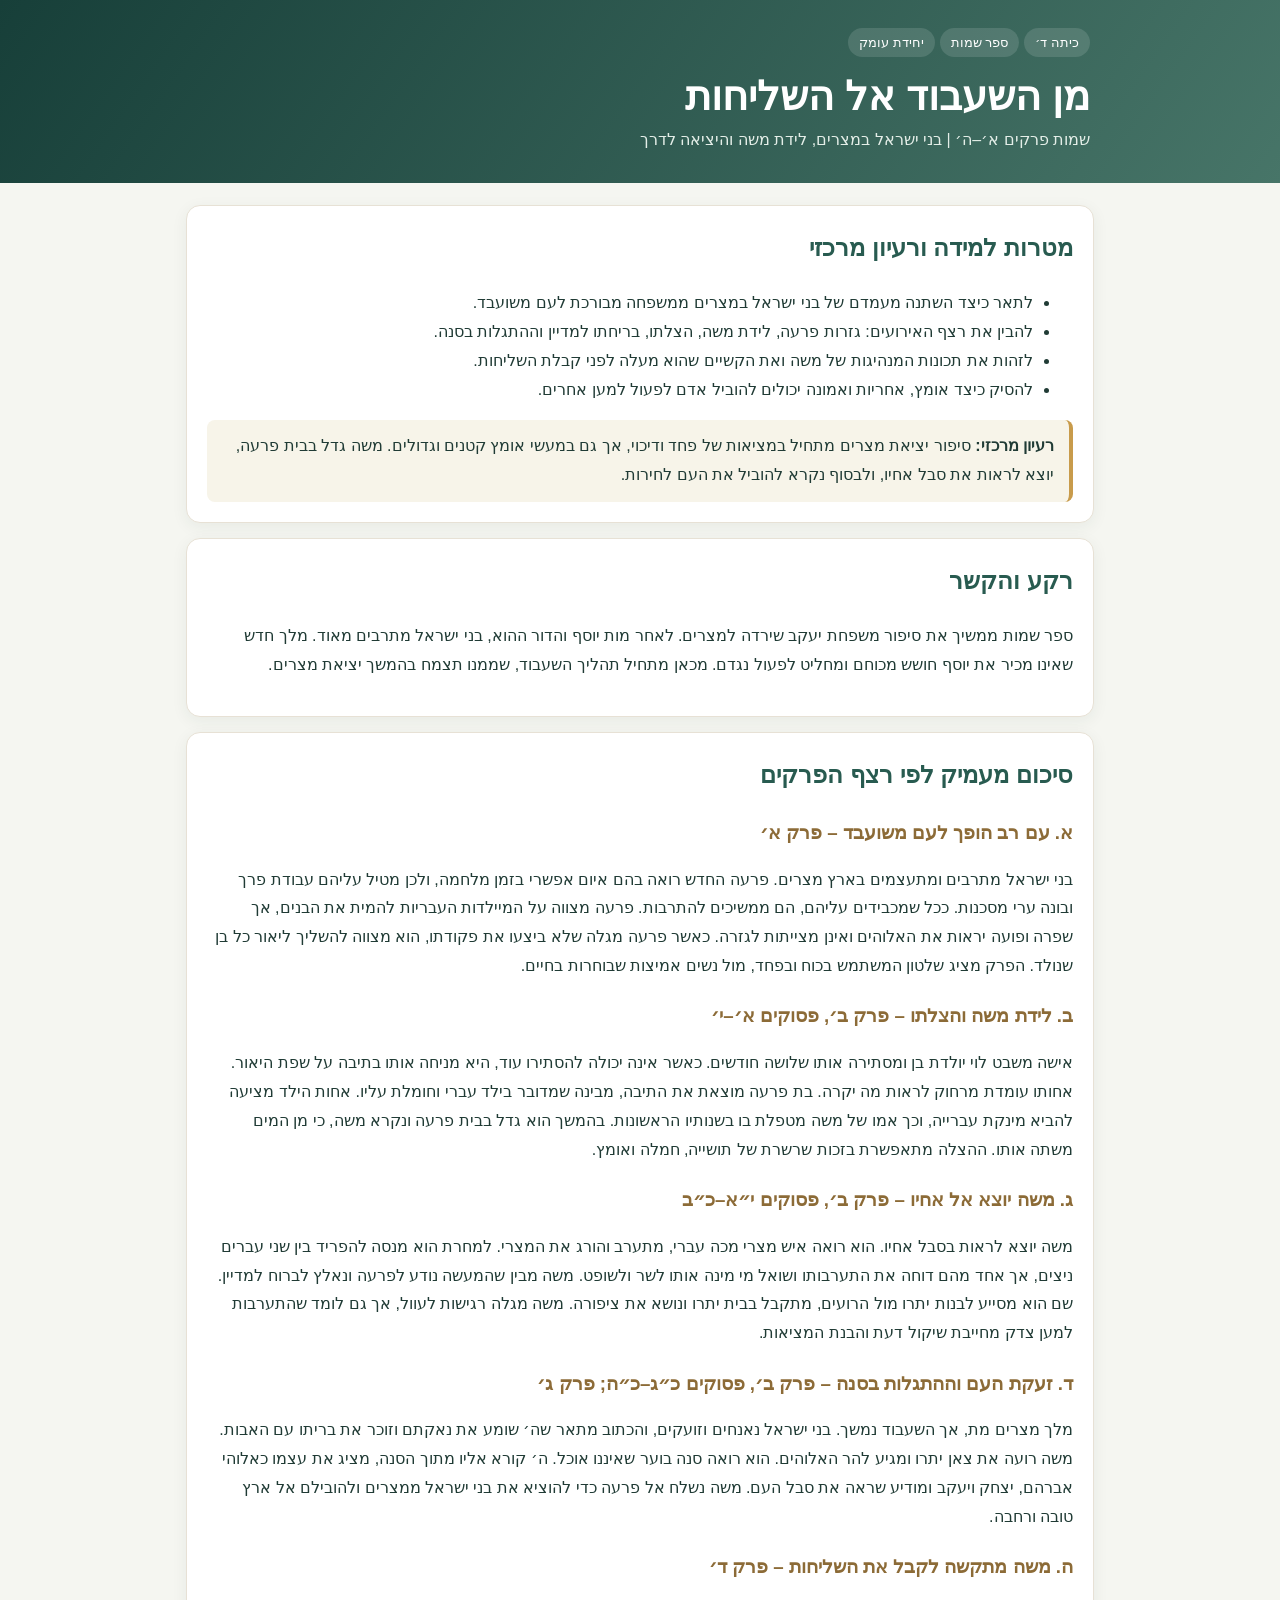
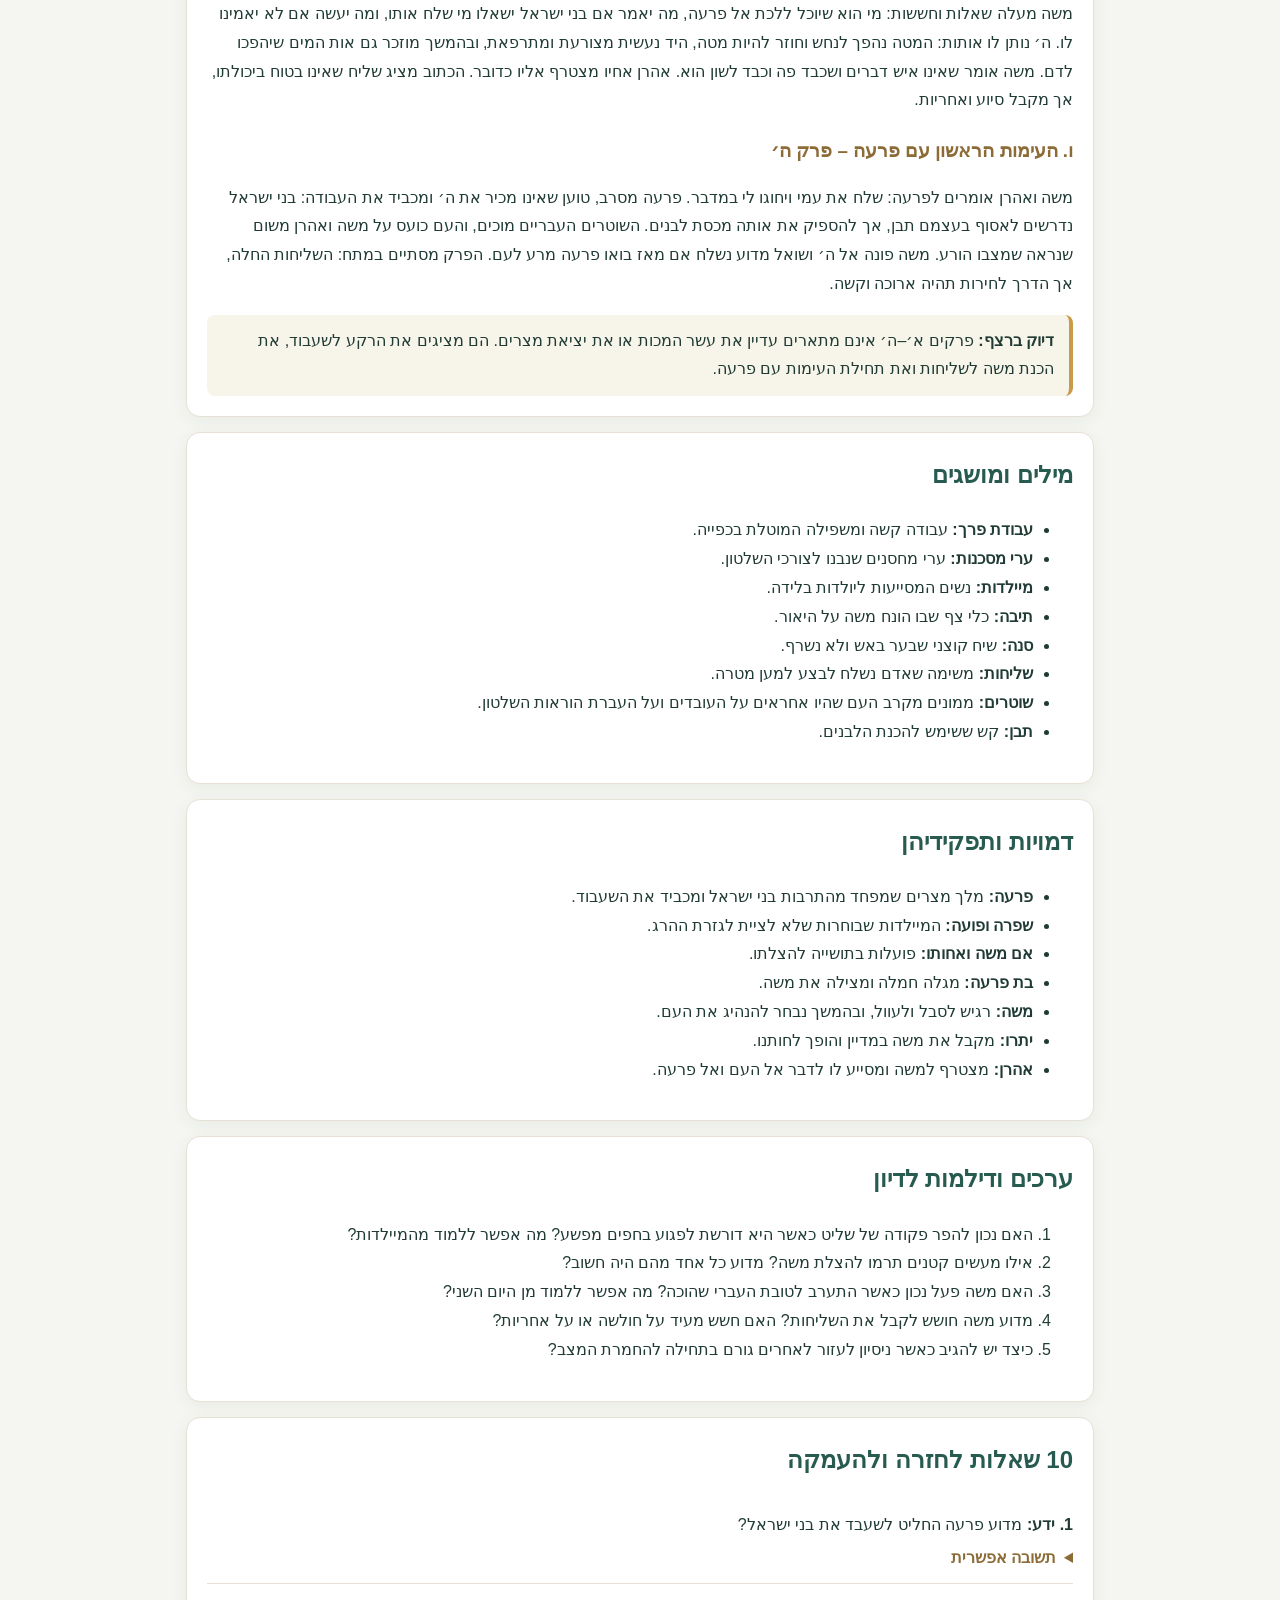
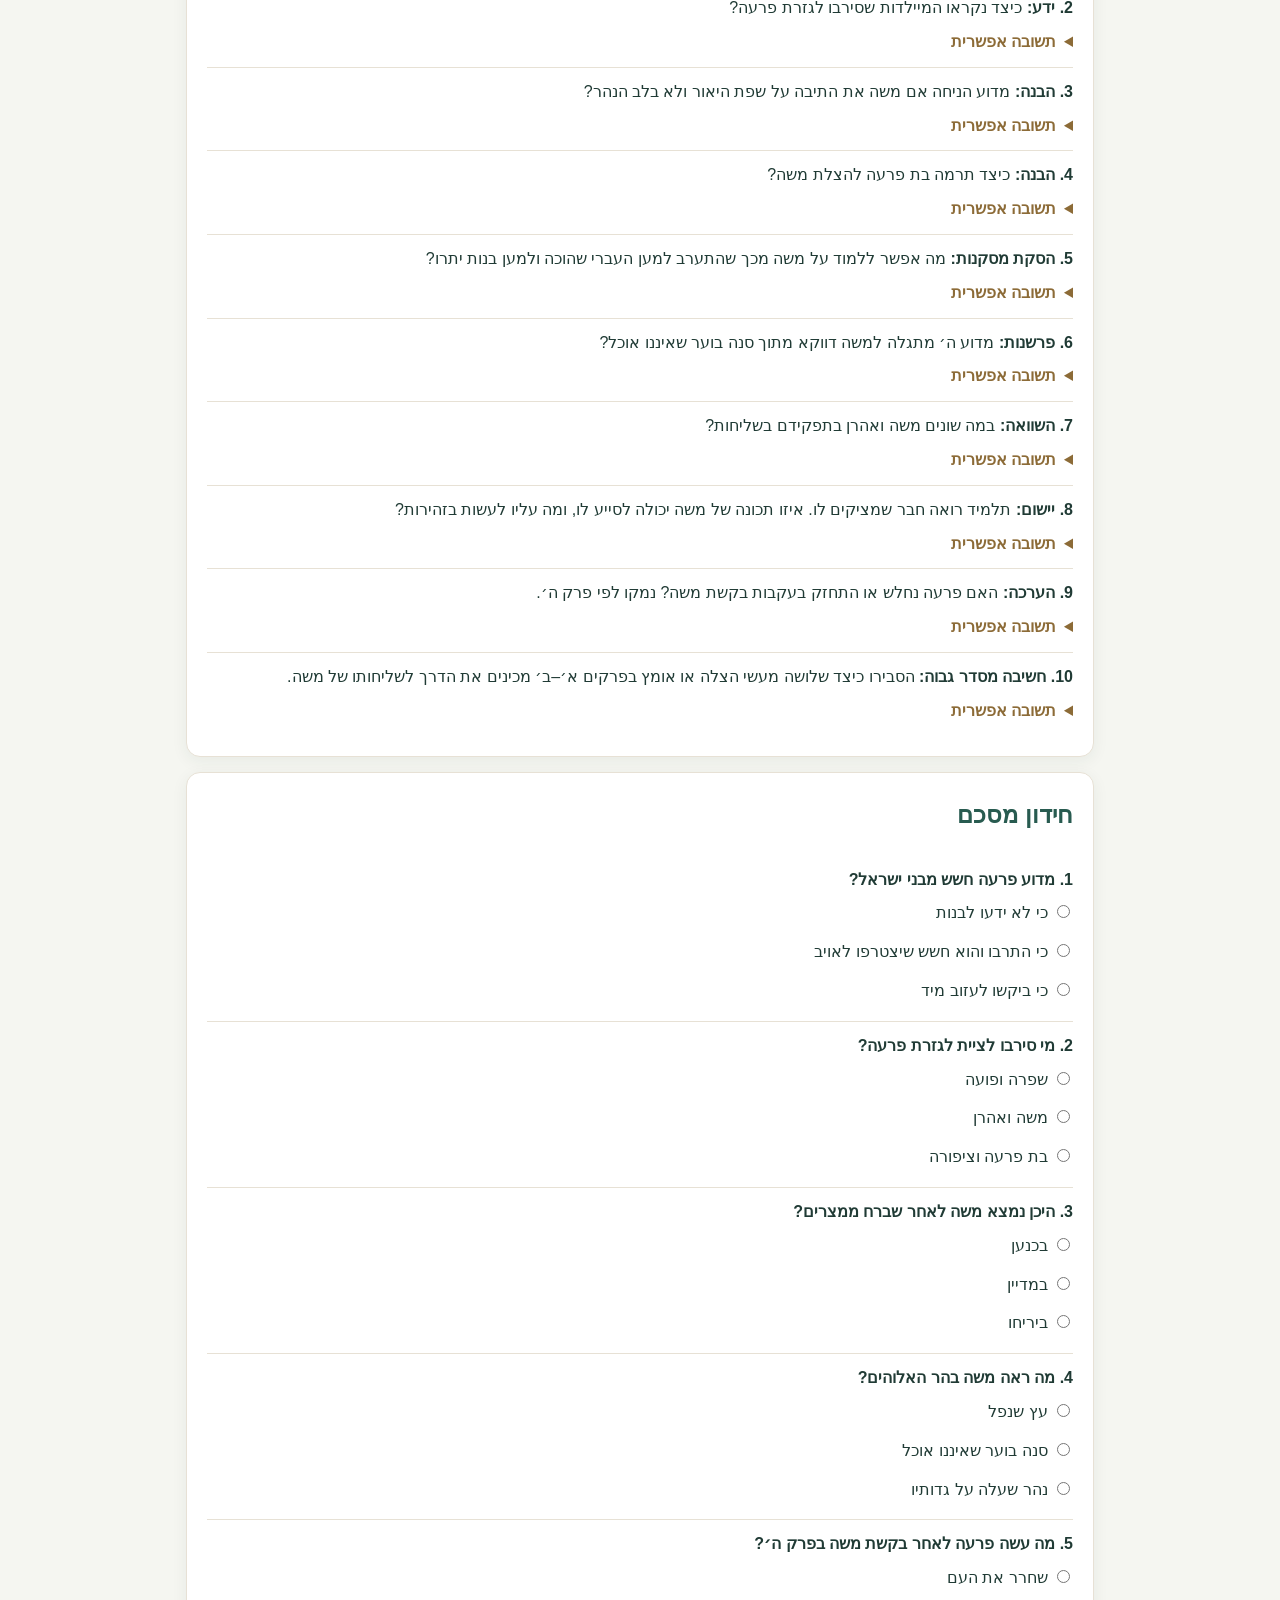
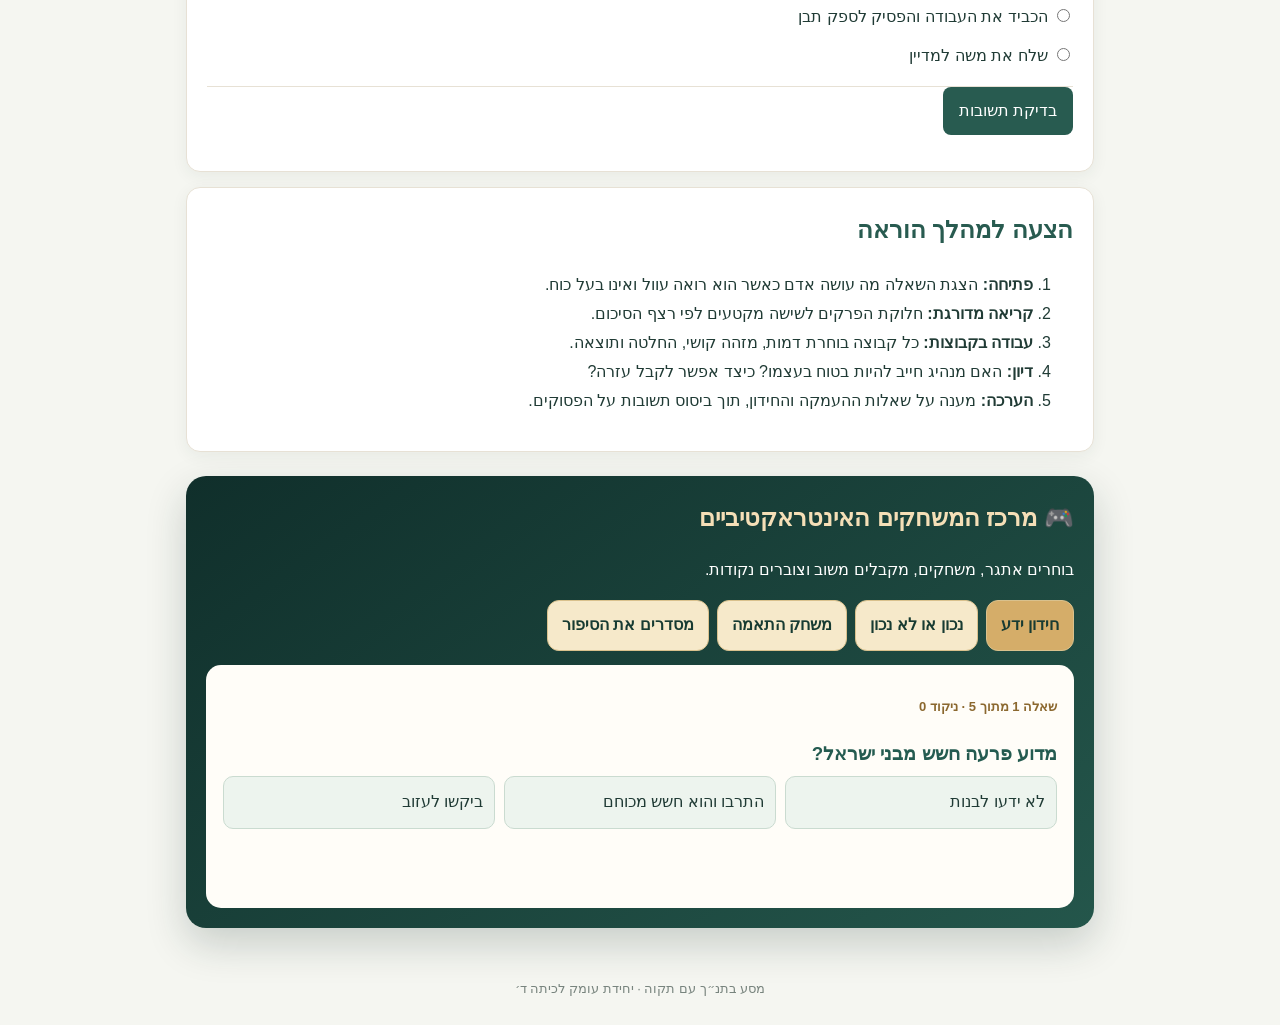
<file: grade4-exodus-1-5.html>
<!doctype html><html lang="he" dir="rtl"><head><meta charset="utf-8"><meta name="viewport" content="width=device-width,initial-scale=1"><title>כיתה ד׳ | השעבוד, משה והשליחות</title><style>
:root{--ink:#203b35;--green:#285b50;--gold:#c89b4b;--paper:#fffdf8;--line:#e7e1d5}*{box-sizing:border-box}body{margin:0;background:#f5f6f1;color:var(--ink);font-family:Arial,sans-serif;line-height:1.8}header{background:linear-gradient(125deg,#173f39,#477568);color:white;padding:28px max(20px,calc((100% - 900px)/2))}header .tag{display:inline-block;background:#ffffff20;border-radius:20px;padding:3px 11px;margin-left:5px;font-size:13px}h1{font-size:clamp(28px,5vw,40px);line-height:1.25;margin:14px 0 5px}header p{color:#e4eee8;margin:0}main{max-width:940px;margin:22px auto;padding:0 16px}.card{background:white;border:1px solid var(--line);border-radius:14px;padding:20px;margin:15px 0;box-shadow:0 4px 16px #193c3210}h2{color:var(--green);margin-top:0}h3{color:#8c6b37;margin-bottom:5px}.callout{background:#f7f4e9;border-right:4px solid var(--gold);padding:12px 15px;border-radius:8px}.q{border-bottom:1px solid var(--line);padding:10px 0}.q:last-child{border:0}details{margin-top:5px}summary{cursor:pointer;color:#8c6b37;font-weight:bold}.answer{background:#f5f8f5;padding:9px 12px;border-radius:8px;margin-top:6px}button{background:var(--green);color:white;border:0;border-radius:8px;padding:10px 16px;font:inherit;cursor:pointer}label{display:block;padding:5px 0}footer{text-align:center;color:#78847e;padding:25px;font-size:13px}</style></head><body>
<header><span class="tag">כיתה ד׳</span><span class="tag">ספר שמות</span><span class="tag">יחידת עומק</span><h1>מן השעבוד אל השליחות</h1><p>שמות פרקים א׳–ה׳ | בני ישראל במצרים, לידת משה והיציאה לדרך</p></header>
<main>
<section class="card"><h2>מטרות למידה ורעיון מרכזי</h2><ul><li>לתאר כיצד השתנה מעמדם של בני ישראל במצרים ממשפחה מבורכת לעם משועבד.</li><li>להבין את רצף האירועים: גזרות פרעה, לידת משה, הצלתו, בריחתו למדיין וההתגלות בסנה.</li><li>לזהות את תכונות המנהיגות של משה ואת הקשיים שהוא מעלה לפני קבלת השליחות.</li><li>להסיק כיצד אומץ, אחריות ואמונה יכולים להוביל אדם לפעול למען אחרים.</li></ul><div class="callout"><b>רעיון מרכזי:</b> סיפור יציאת מצרים מתחיל במציאות של פחד ודיכוי, אך גם במעשי אומץ קטנים וגדולים. משה גדל בבית פרעה, יוצא לראות את סבל אחיו, ולבסוף נקרא להוביל את העם לחירות.</div></section>
<section class="card"><h2>רקע והקשר</h2><p>ספר שמות ממשיך את סיפור משפחת יעקב שירדה למצרים. לאחר מות יוסף והדור ההוא, בני ישראל מתרבים מאוד. מלך חדש שאינו מכיר את יוסף חושש מכוחם ומחליט לפעול נגדם. מכאן מתחיל תהליך השעבוד, שממנו תצמח בהמשך יציאת מצרים.</p></section>
<section class="card"><h2>סיכום מעמיק לפי רצף הפרקים</h2>
<h3>א. עם רב הופך לעם משועבד – פרק א׳</h3><p>בני ישראל מתרבים ומתעצמים בארץ מצרים. פרעה החדש רואה בהם איום אפשרי בזמן מלחמה, ולכן מטיל עליהם עבודת פרך ובונה ערי מסכנות. ככל שמכבידים עליהם, הם ממשיכים להתרבות. פרעה מצווה על המיילדות העבריות להמית את הבנים, אך שפרה ופועה יראות את האלוהים ואינן מצייתות לגזרה. כאשר פרעה מגלה שלא ביצעו את פקודתו, הוא מצווה להשליך ליאור כל בן שנולד. הפרק מציג שלטון המשתמש בכוח ובפחד, מול נשים אמיצות שבוחרות בחיים.</p>
<h3>ב. לידת משה והצלתו – פרק ב׳, פסוקים א׳–י׳</h3><p>אישה משבט לוי יולדת בן ומסתירה אותו שלושה חודשים. כאשר אינה יכולה להסתירו עוד, היא מניחה אותו בתיבה על שפת היאור. אחותו עומדת מרחוק לראות מה יקרה. בת פרעה מוצאת את התיבה, מבינה שמדובר בילד עברי וחומלת עליו. אחות הילד מציעה להביא מינקת עברייה, וכך אמו של משה מטפלת בו בשנותיו הראשונות. בהמשך הוא גדל בבית פרעה ונקרא משה, כי מן המים משתה אותו. ההצלה מתאפשרת בזכות שרשרת של תושייה, חמלה ואומץ.</p>
<h3>ג. משה יוצא אל אחיו – פרק ב׳, פסוקים י״א–כ״ב</h3><p>משה יוצא לראות בסבל אחיו. הוא רואה איש מצרי מכה עברי, מתערב והורג את המצרי. למחרת הוא מנסה להפריד בין שני עברים ניצים, אך אחד מהם דוחה את התערבותו ושואל מי מינה אותו לשר ולשופט. משה מבין שהמעשה נודע לפרעה ונאלץ לברוח למדיין. שם הוא מסייע לבנות יתרו מול הרועים, מתקבל בבית יתרו ונושא את ציפורה. משה מגלה רגישות לעוול, אך גם לומד שהתערבות למען צדק מחייבת שיקול דעת והבנת המציאות.</p>
<h3>ד. זעקת העם וההתגלות בסנה – פרק ב׳, פסוקים כ״ג–כ״ה; פרק ג׳</h3><p>מלך מצרים מת, אך השעבוד נמשך. בני ישראל נאנחים וזועקים, והכתוב מתאר שה׳ שומע את נאקתם וזוכר את בריתו עם האבות. משה רועה את צאן יתרו ומגיע להר האלוהים. הוא רואה סנה בוער שאיננו אוכל. ה׳ קורא אליו מתוך הסנה, מציג את עצמו כאלוהי אברהם, יצחק ויעקב ומודיע שראה את סבל העם. משה נשלח אל פרעה כדי להוציא את בני ישראל ממצרים ולהובילם אל ארץ טובה ורחבה.</p>
<h3>ה. משה מתקשה לקבל את השליחות – פרק ד׳</h3><p>משה מעלה שאלות וחששות: מי הוא שיוכל ללכת אל פרעה, מה יאמר אם בני ישראל ישאלו מי שלח אותו, ומה יעשה אם לא יאמינו לו. ה׳ נותן לו אותות: המטה נהפך לנחש וחוזר להיות מטה, היד נעשית מצורעת ומתרפאת, ובהמשך מוזכר גם אות המים שיהפכו לדם. משה אומר שאינו איש דברים ושכבד פה וכבד לשון הוא. אהרן אחיו מצטרף אליו כדובר. הכתוב מציג שליח שאינו בטוח ביכולתו, אך מקבל סיוע ואחריות.</p>
<h3>ו. העימות הראשון עם פרעה – פרק ה׳</h3><p>משה ואהרן אומרים לפרעה: שלח את עמי ויחוגו לי במדבר. פרעה מסרב, טוען שאינו מכיר את ה׳ ומכביד את העבודה: בני ישראל נדרשים לאסוף בעצמם תבן, אך להספיק את אותה מכסת לבנים. השוטרים העבריים מוכים, והעם כועס על משה ואהרן משום שנראה שמצבו הורע. משה פונה אל ה׳ ושואל מדוע נשלח אם מאז בואו פרעה מרע לעם. הפרק מסתיים במתח: השליחות החלה, אך הדרך לחירות תהיה ארוכה וקשה.</p>
<div class="callout"><b>דיוק ברצף:</b> פרקים א׳–ה׳ אינם מתארים עדיין את עשר המכות או את יציאת מצרים. הם מציגים את הרקע לשעבוד, את הכנת משה לשליחות ואת תחילת העימות עם פרעה.</div></section>
<section class="card"><h2>מילים ומושגים</h2><ul><li><b>עבודת פרך:</b> עבודה קשה ומשפילה המוטלת בכפייה.</li><li><b>ערי מסכנות:</b> ערי מחסנים שנבנו לצורכי השלטון.</li><li><b>מיילדות:</b> נשים המסייעות ליולדות בלידה.</li><li><b>תיבה:</b> כלי צף שבו הונח משה על היאור.</li><li><b>סנה:</b> שיח קוצני שבער באש ולא נשרף.</li><li><b>שליחות:</b> משימה שאדם נשלח לבצע למען מטרה.</li><li><b>שוטרים:</b> ממונים מקרב העם שהיו אחראים על העובדים ועל העברת הוראות השלטון.</li><li><b>תבן:</b> קש ששימש להכנת הלבנים.</li></ul></section>
<section class="card"><h2>דמויות ותפקידיהן</h2><ul><li><b>פרעה:</b> מלך מצרים שמפחד מהתרבות בני ישראל ומכביד את השעבוד.</li><li><b>שפרה ופועה:</b> המיילדות שבוחרות שלא לציית לגזרת ההרג.</li><li><b>אם משה ואחותו:</b> פועלות בתושייה להצלתו.</li><li><b>בת פרעה:</b> מגלה חמלה ומצילה את משה.</li><li><b>משה:</b> רגיש לסבל ולעוול, ובהמשך נבחר להנהיג את העם.</li><li><b>יתרו:</b> מקבל את משה במדיין והופך לחותנו.</li><li><b>אהרן:</b> מצטרף למשה ומסייע לו לדבר אל העם ואל פרעה.</li></ul></section>
<section class="card"><h2>ערכים ודילמות לדיון</h2><ol><li>האם נכון להפר פקודה של שליט כאשר היא דורשת לפגוע בחפים מפשע? מה אפשר ללמוד מהמיילדות?</li><li>אילו מעשים קטנים תרמו להצלת משה? מדוע כל אחד מהם היה חשוב?</li><li>האם משה פעל נכון כאשר התערב לטובת העברי שהוכה? מה אפשר ללמוד מן היום השני?</li><li>מדוע משה חושש לקבל את השליחות? האם חשש מעיד על חולשה או על אחריות?</li><li>כיצד יש להגיב כאשר ניסיון לעזור לאחרים גורם בתחילה להחמרת המצב?</li></ol></section>
<section class="card"><h2>10 שאלות לחזרה ולהעמקה</h2>
<div class="q"><b>1. ידע:</b> מדוע פרעה החליט לשעבד את בני ישראל?<details><summary>תשובה אפשרית</summary><div class="answer">הוא חשש שבני ישראל מתרבים מאוד ועלולים להצטרף לאויבי מצרים בזמן מלחמה.</div></details></div>
<div class="q"><b>2. ידע:</b> כיצד נקראו המיילדות שסירבו לגזרת פרעה?<details><summary>תשובה אפשרית</summary><div class="answer">שפרה ופועה.</div></details></div>
<div class="q"><b>3. הבנה:</b> מדוע הניחה אם משה את התיבה על שפת היאור ולא בלב הנהר?<details><summary>תשובה אפשרית</summary><div class="answer">היא ביקשה להסתיר את הילד אך גם להשאיר אפשרות שמישהו ימצא אותו ויציל אותו. אחותו נשארה להשגיח.</div></details></div>
<div class="q"><b>4. הבנה:</b> כיצד תרמה בת פרעה להצלת משה?<details><summary>תשובה אפשרית</summary><div class="answer">היא מצאה את התיבה, הבינה שהילד עברי וחמלה עליו. היא הסכימה שאישה עברייה תניק אותו.</div></details></div>
<div class="q"><b>5. הסקת מסקנות:</b> מה אפשר ללמוד על משה מכך שהתערב למען העברי שהוכה ולמען בנות יתרו?<details><summary>תשובה אפשרית</summary><div class="answer">משה מגלה רגישות לסבל, אומץ ונכונות לפעול כאשר הוא רואה עוול.</div></details></div>
<div class="q"><b>6. פרשנות:</b> מדוע ה׳ מתגלה למשה דווקא מתוך סנה בוער שאיננו אוכל?<details><summary>תשובה אפשרית</summary><div class="answer">הסנה הוא מראה יוצא דופן שמושך את תשומת לב משה. אפשר לראות בו גם סמל לעם הסובל אך אינו נכחד.</div></details></div>
<div class="q"><b>7. השוואה:</b> במה שונים משה ואהרן בתפקידם בשליחות?<details><summary>תשובה אפשרית</summary><div class="answer">משה הוא המנהיג והשליח המרכזי, ואהרן מצטרף כדי לסייע בדיבור ובהעברת המסרים.</div></details></div>
<div class="q"><b>8. יישום:</b> תלמיד רואה חבר שמציקים לו. איזו תכונה של משה יכולה לסייע לו, ומה עליו לעשות בזהירות?<details><summary>תשובה אפשרית</summary><div class="answer">רגישות לעוול ואומץ. עליו לא לעמוד מנגד, אך לפעול בדרך בטוחה, לקרוא למבוגר ולתמוך בחבר.</div></details></div>
<div class="q"><b>9. הערכה:</b> האם פרעה נחלש או התחזק בעקבות בקשת משה? נמקו לפי פרק ה׳.<details><summary>תשובה אפשרית</summary><div class="answer">בשלב זה פרעה דווקא מחמיר את השעבוד ומנסה להראות שכוחו גדול. התגובה מלמדת שהמאבק לחירות לא יסתיים מיד.</div></details></div>
<div class="q"><b>10. חשיבה מסדר גבוה:</b> הסבירו כיצד שלושה מעשי הצלה או אומץ בפרקים א׳–ב׳ מכינים את הדרך לשליחותו של משה.<details><summary>תשובה אפשרית</summary><div class="answer">המיילדות מסרבות להרוג; אם משה ואחותו פועלות להצלתו; בת פרעה מגלה חמלה; ומשה עצמו מתערב למען החלשים. המעשים מציגים אחריות ואומץ, תכונות הנדרשות ממנהיג שיוציא עם משעבוד.</div></details></div></section>
<section class="card"><h2>חידון מסכם</h2><form id="quiz">
<div class="q"><b>1. מדוע פרעה חשש מבני ישראל?</b><label><input type="radio" name="q1" value="0"> כי לא ידעו לבנות</label><label><input type="radio" name="q1" value="1"> כי התרבו והוא חשש שיצטרפו לאויב</label><label><input type="radio" name="q1" value="2"> כי ביקשו לעזוב מיד</label></div>
<div class="q"><b>2. מי סירבו לציית לגזרת פרעה?</b><label><input type="radio" name="q2" value="0"> שפרה ופועה</label><label><input type="radio" name="q2" value="1"> משה ואהרן</label><label><input type="radio" name="q2" value="2"> בת פרעה וציפורה</label></div>
<div class="q"><b>3. היכן נמצא משה לאחר שברח ממצרים?</b><label><input type="radio" name="q3" value="0"> בכנען</label><label><input type="radio" name="q3" value="1"> במדיין</label><label><input type="radio" name="q3" value="2"> ביריחו</label></div>
<div class="q"><b>4. מה ראה משה בהר האלוהים?</b><label><input type="radio" name="q4" value="0"> עץ שנפל</label><label><input type="radio" name="q4" value="1"> סנה בוער שאיננו אוכל</label><label><input type="radio" name="q4" value="2"> נהר שעלה על גדותיו</label></div>
<div class="q"><b>5. מה עשה פרעה לאחר בקשת משה בפרק ה׳?</b><label><input type="radio" name="q5" value="0"> שחרר את העם</label><label><input type="radio" name="q5" value="1"> הכביד את העבודה והפסיק לספק תבן</label><label><input type="radio" name="q5" value="2"> שלח את משה למדיין</label></div>
<button type="button" onclick="check()">בדיקת תשובות</button><p id="result" aria-live="polite"></p></form></section>
<section class="card"><h2>הצעה למהלך הוראה</h2><ol><li><b>פתיחה:</b> הצגת השאלה מה עושה אדם כאשר הוא רואה עוול ואינו בעל כוח.</li><li><b>קריאה מדורגת:</b> חלוקת הפרקים לשישה מקטעים לפי רצף הסיכום.</li><li><b>עבודה בקבוצות:</b> כל קבוצה בוחרת דמות, מזהה קושי, החלטה ותוצאה.</li><li><b>דיון:</b> האם מנהיג חייב להיות בטוח בעצמו? כיצד אפשר לקבל עזרה?</li><li><b>הערכה:</b> מענה על שאלות ההעמקה והחידון, תוך ביסוס תשובות על הפסוקים.</li></ol></section>
</main><footer>מסע בתנ״ך עם תקוה · יחידת עומק לכיתה ד׳</footer>
<script>function check(){const correct={q1:"1",q2:"0",q3:"1",q4:"1",q5:"1"};let score=0;for(const [name,val] of Object.entries(correct)){const x=document.querySelector('input[name="'+name+'"]:checked');if(x&&x.value===val)score++;}document.getElementById('result').textContent='ענית נכון על '+score+' מתוך 5 שאלות.'+(score===5?' מצוין!':' אפשר לקרוא שוב את הסיכום ולנסות שוב.');}</script><script src="interactive-games.js?v=1"></script></body></html>
</file>
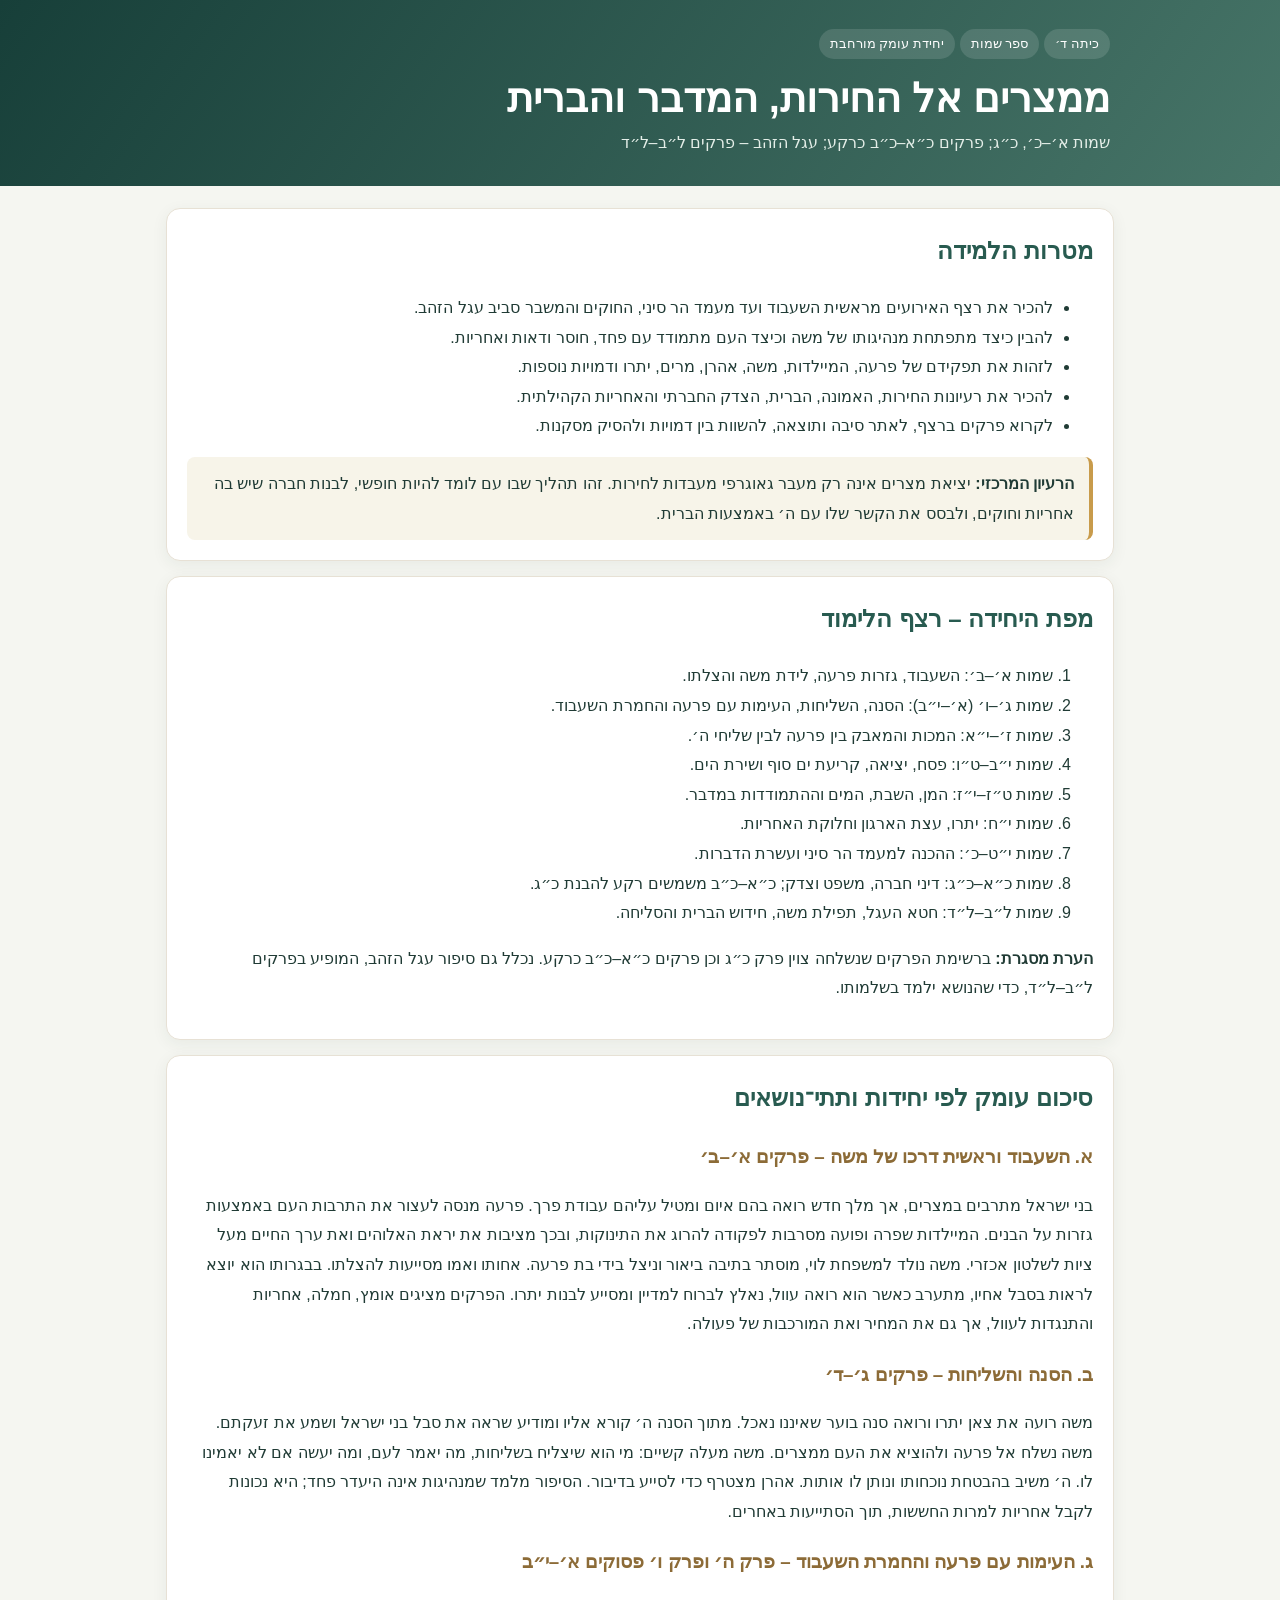
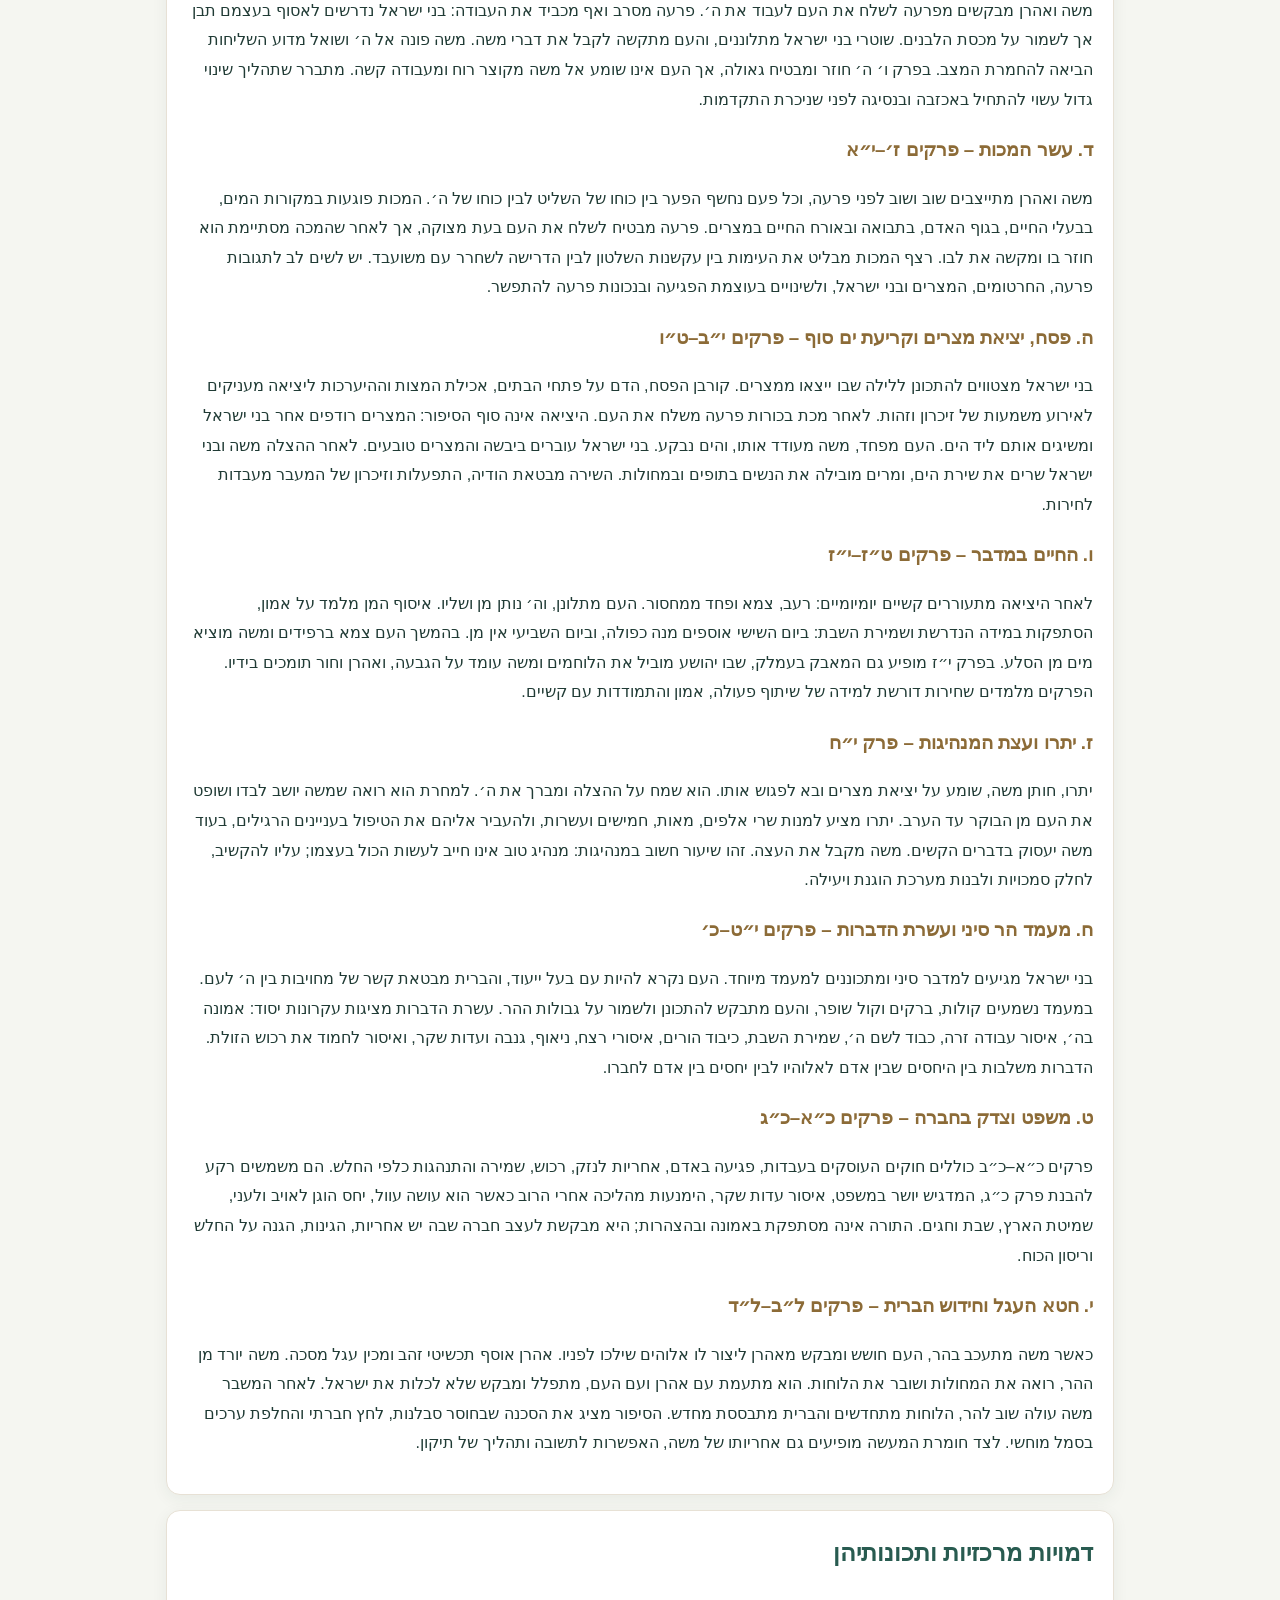
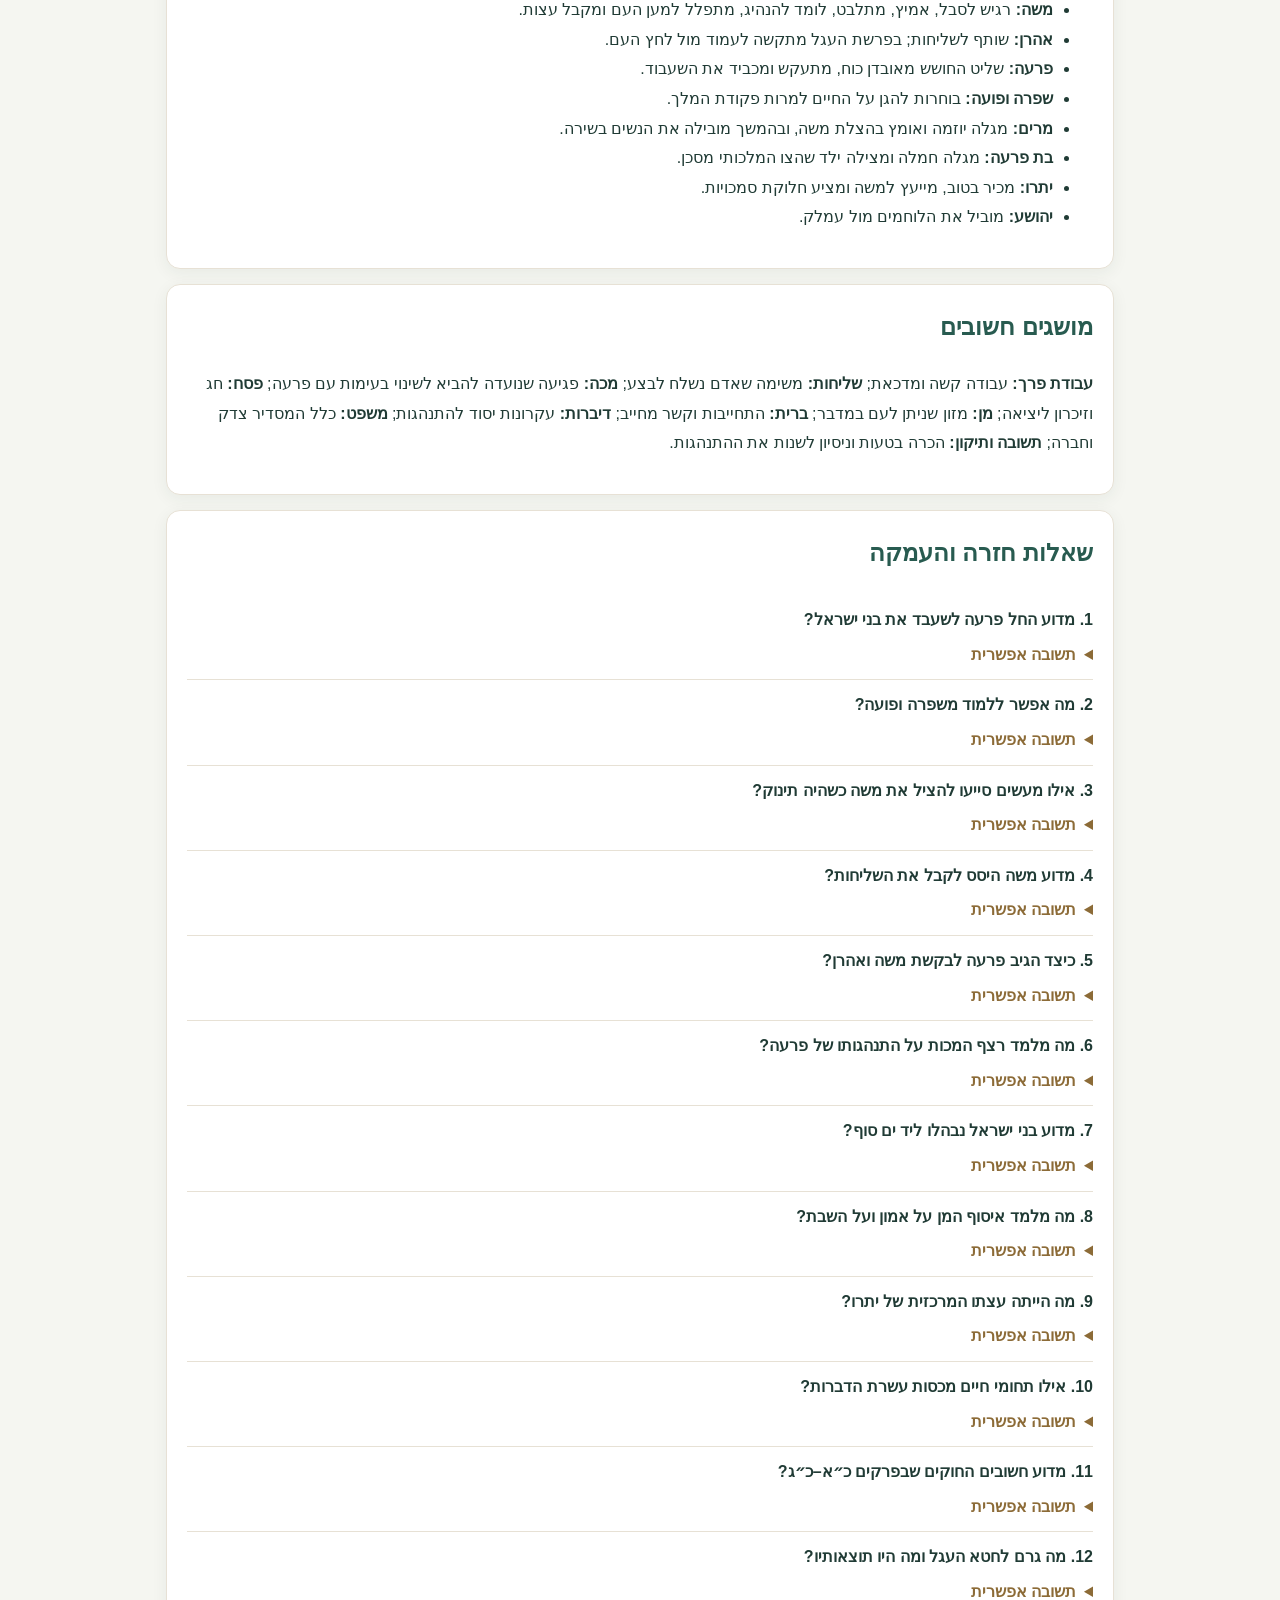
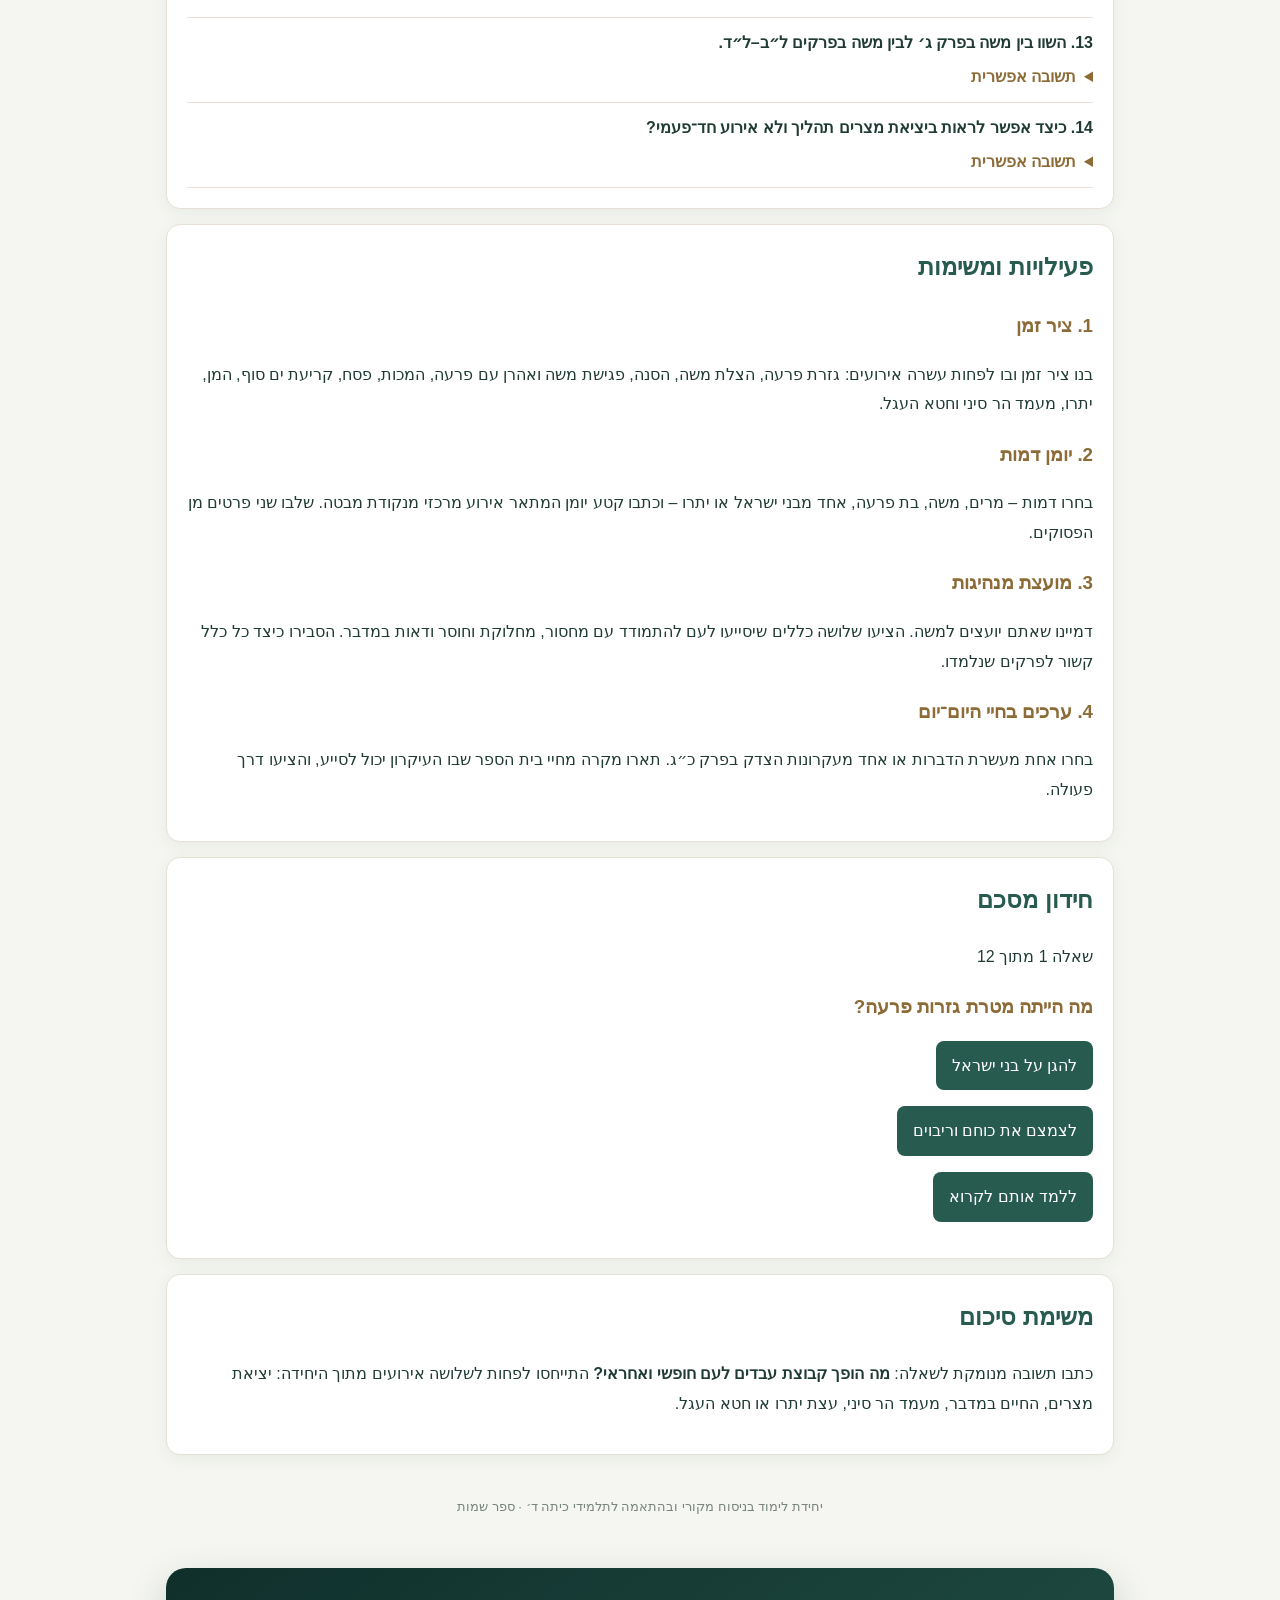
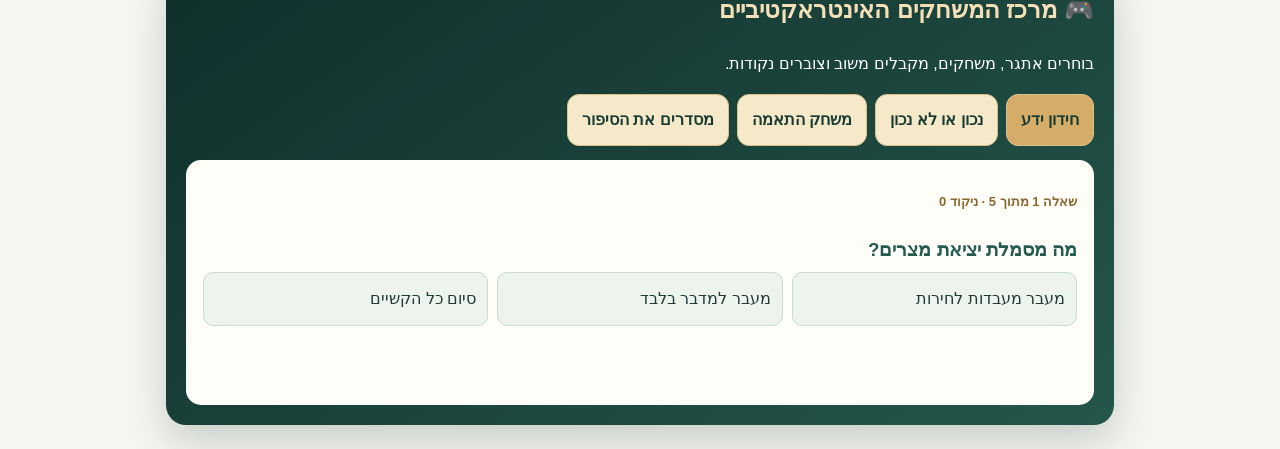
<file: grade4-exodus-complete.html>
<!doctype html>
<html lang="he" dir="rtl"><head><meta charset="utf-8"><meta name="viewport" content="width=device-width,initial-scale=1"><title>כיתה ד׳ | ספר שמות – ממצרים אל הברית</title>
<style>
:root{--ink:#203b35;--green:#285b50;--gold:#c89b4b;--paper:#fffdf8;--line:#e7e1d5}*{box-sizing:border-box}body{margin:0;background:#f5f6f1;color:var(--ink);font-family:Arial,sans-serif;line-height:1.85}header{background:linear-gradient(125deg,#173f39,#477568);color:white;padding:28px max(20px,calc((100% - 940px)/2))}header .tag{display:inline-block;background:#ffffff20;border-radius:20px;padding:3px 11px;margin-left:5px;font-size:13px}h1{font-size:clamp(28px,5vw,40px);line-height:1.25;margin:14px 0 5px}header p{color:#e4eee8;margin:0}main{max-width:980px;margin:22px auto;padding:0 16px}.card{background:white;border:1px solid var(--line);border-radius:14px;padding:20px;margin:15px 0;box-shadow:0 4px 16px #193c3210}h2{color:var(--green);margin-top:0}h3{color:#8c6b37;margin-bottom:5px}.callout{background:#f7f4e9;border-right:4px solid var(--gold);padding:12px 15px;border-radius:8px}.q{border-bottom:1px solid var(--line);padding:10px 0}.answer{background:#f5f8f5;padding:9px 12px;border-radius:8px;margin-top:6px}details{margin-top:5px}summary{cursor:pointer;color:#8c6b37;font-weight:bold}button{background:var(--green);color:white;border:0;border-radius:8px;padding:10px 16px;font:inherit;cursor:pointer}footer{text-align:center;color:#78847e;padding:25px;font-size:13px}a{color:var(--green)}
</style></head><body>
<header><span class="tag">כיתה ד׳</span><span class="tag">ספר שמות</span><span class="tag">יחידת עומק מורחבת</span><h1>ממצרים אל החירות, המדבר והברית</h1><p>שמות א׳–כ׳, כ״ג; פרקים כ״א–כ״ב כרקע; עגל הזהב – פרקים ל״ב–ל״ד</p></header>
<main>
<section class="card"><h2>מטרות הלמידה</h2><ul><li>להכיר את רצף האירועים מראשית השעבוד ועד מעמד הר סיני, החוקים והמשבר סביב עגל הזהב.</li><li>להבין כיצד מתפתחת מנהיגותו של משה וכיצד העם מתמודד עם פחד, חוסר ודאות ואחריות.</li><li>לזהות את תפקידם של פרעה, המיילדות, משה, אהרן, מרים, יתרו ודמויות נוספות.</li><li>להכיר את רעיונות החירות, האמונה, הברית, הצדק החברתי והאחריות הקהילתית.</li><li>לקרוא פרקים ברצף, לאתר סיבה ותוצאה, להשוות בין דמויות ולהסיק מסקנות.</li></ul><div class="callout"><b>הרעיון המרכזי:</b> יציאת מצרים אינה רק מעבר גאוגרפי מעבדות לחירות. זהו תהליך שבו עם לומד להיות חופשי, לבנות חברה שיש בה אחריות וחוקים, ולבסס את הקשר שלו עם ה׳ באמצעות הברית.</div></section>
<section class="card"><h2>מפת היחידה – רצף הלימוד</h2><ol><li>שמות א׳–ב׳: השעבוד, גזרות פרעה, לידת משה והצלתו.</li><li>שמות ג׳–ו׳ (א׳–י״ב): הסנה, השליחות, העימות עם פרעה והחמרת השעבוד.</li><li>שמות ז׳–י״א: המכות והמאבק בין פרעה לבין שליחי ה׳.</li><li>שמות י״ב–ט״ו: פסח, יציאה, קריעת ים סוף ושירת הים.</li><li>שמות ט״ז–י״ז: המן, השבת, המים וההתמודדות במדבר.</li><li>שמות י״ח: יתרו, עצת הארגון וחלוקת האחריות.</li><li>שמות י״ט–כ׳: ההכנה למעמד הר סיני ועשרת הדברות.</li><li>שמות כ״א–כ״ג: דיני חברה, משפט וצדק; כ״א–כ״ב משמשים רקע להבנת כ״ג.</li><li>שמות ל״ב–ל״ד: חטא העגל, תפילת משה, חידוש הברית והסליחה.</li></ol><p><b>הערת מסגרת:</b> ברשימת הפרקים שנשלחה צוין פרק כ״ג וכן פרקים כ״א–כ״ב כרקע. נכלל גם סיפור עגל הזהב, המופיע בפרקים ל״ב–ל״ד, כדי שהנושא ילמד בשלמותו.</p></section>
<section class="card"><h2>סיכום עומק לפי יחידות ותתי־נושאים</h2>
<h3>א. השעבוד וראשית דרכו של משה – פרקים א׳–ב׳</h3><p>בני ישראל מתרבים במצרים, אך מלך חדש רואה בהם איום ומטיל עליהם עבודת פרך. פרעה מנסה לעצור את התרבות העם באמצעות גזרות על הבנים. המיילדות שפרה ופועה מסרבות לפקודה להרוג את התינוקות, ובכך מציבות את יראת האלוהים ואת ערך החיים מעל ציות לשלטון אכזרי. משה נולד למשפחת לוי, מוסתר בתיבה ביאור וניצל בידי בת פרעה. אחותו ואמו מסייעות להצלתו. בבגרותו הוא יוצא לראות בסבל אחיו, מתערב כאשר הוא רואה עוול, נאלץ לברוח למדיין ומסייע לבנות יתרו. הפרקים מציגים אומץ, חמלה, אחריות והתנגדות לעוול, אך גם את המחיר ואת המורכבות של פעולה.</p>
<h3>ב. הסנה והשליחות – פרקים ג׳–ד׳</h3><p>משה רועה את צאן יתרו ורואה סנה בוער שאיננו נאכל. מתוך הסנה ה׳ קורא אליו ומודיע שראה את סבל בני ישראל ושמע את זעקתם. משה נשלח אל פרעה ולהוציא את העם ממצרים. משה מעלה קשיים: מי הוא שיצליח בשליחות, מה יאמר לעם, ומה יעשה אם לא יאמינו לו. ה׳ משיב בהבטחת נוכחותו ונותן לו אותות. אהרן מצטרף כדי לסייע בדיבור. הסיפור מלמד שמנהיגות אינה היעדר פחד; היא נכונות לקבל אחריות למרות החששות, תוך הסתייעות באחרים.</p>
<h3>ג. העימות עם פרעה והחמרת השעבוד – פרק ה׳ ופרק ו׳ פסוקים א׳–י״ב</h3><p>משה ואהרן מבקשים מפרעה לשלח את העם לעבוד את ה׳. פרעה מסרב ואף מכביד את העבודה: בני ישראל נדרשים לאסוף בעצמם תבן אך לשמור על מכסת הלבנים. שוטרי בני ישראל מתלוננים, והעם מתקשה לקבל את דברי משה. משה פונה אל ה׳ ושואל מדוע השליחות הביאה להחמרת המצב. בפרק ו׳ ה׳ חוזר ומבטיח גאולה, אך העם אינו שומע אל משה מקוצר רוח ומעבודה קשה. מתברר שתהליך שינוי גדול עשוי להתחיל באכזבה ובנסיגה לפני שניכרת התקדמות.</p>
<h3>ד. עשר המכות – פרקים ז׳–י״א</h3><p>משה ואהרן מתייצבים שוב ושוב לפני פרעה, וכל פעם נחשף הפער בין כוחו של השליט לבין כוחו של ה׳. המכות פוגעות במקורות המים, בבעלי החיים, בגוף האדם, בתבואה ובאורח החיים במצרים. פרעה מבטיח לשלח את העם בעת מצוקה, אך לאחר שהמכה מסתיימת הוא חוזר בו ומקשה את לבו. רצף המכות מבליט את העימות בין עקשנות השלטון לבין הדרישה לשחרר עם משועבד. יש לשים לב לתגובות פרעה, החרטומים, המצרים ובני ישראל, ולשינויים בעוצמת הפגיעה ובנכונות פרעה להתפשר.</p>
<h3>ה. פסח, יציאת מצרים וקריעת ים סוף – פרקים י״ב–ט״ו</h3><p>בני ישראל מצטווים להתכונן ללילה שבו ייצאו ממצרים. קורבן הפסח, הדם על פתחי הבתים, אכילת המצות וההיערכות ליציאה מעניקים לאירוע משמעות של זיכרון וזהות. לאחר מכת בכורות פרעה משלח את העם. היציאה אינה סוף הסיפור: המצרים רודפים אחר בני ישראל ומשיגים אותם ליד הים. העם מפחד, משה מעודד אותו, והים נבקע. בני ישראל עוברים ביבשה והמצרים טובעים. לאחר ההצלה משה ובני ישראל שרים את שירת הים, ומרים מובילה את הנשים בתופים ובמחולות. השירה מבטאת הודיה, התפעלות וזיכרון של המעבר מעבדות לחירות.</p>
<h3>ו. החיים במדבר – פרקים ט״ז–י״ז</h3><p>לאחר היציאה מתעוררים קשיים יומיומיים: רעב, צמא ופחד ממחסור. העם מתלונן, וה׳ נותן מן ושליו. איסוף המן מלמד על אמון, הסתפקות במידה הנדרשת ושמירת השבת: ביום השישי אוספים מנה כפולה, וביום השביעי אין מן. בהמשך העם צמא ברפידים ומשה מוציא מים מן הסלע. בפרק י״ז מופיע גם המאבק בעמלק, שבו יהושע מוביל את הלוחמים ומשה עומד על הגבעה, ואהרן וחור תומכים בידיו. הפרקים מלמדים שחירות דורשת למידה של שיתוף פעולה, אמון והתמודדות עם קשיים.</p>
<h3>ז. יתרו ועצת המנהיגות – פרק י״ח</h3><p>יתרו, חותן משה, שומע על יציאת מצרים ובא לפגוש אותו. הוא שמח על ההצלה ומברך את ה׳. למחרת הוא רואה שמשה יושב לבדו ושופט את העם מן הבוקר עד הערב. יתרו מציע למנות שרי אלפים, מאות, חמישים ועשרות, ולהעביר אליהם את הטיפול בעניינים הרגילים, בעוד משה יעסוק בדברים הקשים. משה מקבל את העצה. זהו שיעור חשוב במנהיגות: מנהיג טוב אינו חייב לעשות הכול בעצמו; עליו להקשיב, לחלק סמכויות ולבנות מערכת הוגנת ויעילה.</p>
<h3>ח. מעמד הר סיני ועשרת הדברות – פרקים י״ט–כ׳</h3><p>בני ישראל מגיעים למדבר סיני ומתכוננים למעמד מיוחד. העם נקרא להיות עם בעל ייעוד, והברית מבטאת קשר של מחויבות בין ה׳ לעם. במעמד נשמעים קולות, ברקים וקול שופר, והעם מתבקש להתכונן ולשמור על גבולות ההר. עשרת הדברות מציגות עקרונות יסוד: אמונה בה׳, איסור עבודה זרה, כבוד לשם ה׳, שמירת השבת, כיבוד הורים, איסורי רצח, ניאוף, גנבה ועדות שקר, ואיסור לחמוד את רכוש הזולת. הדברות משלבות בין היחסים שבין אדם לאלוהיו לבין יחסים בין אדם לחברו.</p>
<h3>ט. משפט וצדק בחברה – פרקים כ״א–כ״ג</h3><p>פרקים כ״א–כ״ב כוללים חוקים העוסקים בעבדות, פגיעה באדם, אחריות לנזק, רכוש, שמירה והתנהגות כלפי החלש. הם משמשים רקע להבנת פרק כ״ג, המדגיש יושר במשפט, איסור עדות שקר, הימנעות מהליכה אחרי הרוב כאשר הוא עושה עוול, יחס הוגן לאויב ולעני, שמיטת הארץ, שבת וחגים. התורה אינה מסתפקת באמונה ובהצהרות; היא מבקשת לעצב חברה שבה יש אחריות, הגינות, הגנה על החלש וריסון הכוח.</p>
<h3>י. חטא העגל וחידוש הברית – פרקים ל״ב–ל״ד</h3><p>כאשר משה מתעכב בהר, העם חושש ומבקש מאהרן ליצור לו אלוהים שילכו לפניו. אהרן אוסף תכשיטי זהב ומכין עגל מסכה. משה יורד מן ההר, רואה את המחולות ושובר את הלוחות. הוא מתעמת עם אהרן ועם העם, מתפלל ומבקש שלא לכלות את ישראל. לאחר המשבר משה עולה שוב להר, הלוחות מתחדשים והברית מתבססת מחדש. הסיפור מציג את הסכנה שבחוסר סבלנות, לחץ חברתי והחלפת ערכים בסמל מוחשי. לצד חומרת המעשה מופיעים גם אחריותו של משה, האפשרות לתשובה ותהליך של תיקון.</p>
</section>
<section class="card"><h2>דמויות מרכזיות ותכונותיהן</h2><ul><li><b>משה:</b> רגיש לסבל, אמיץ, מתלבט, לומד להנהיג, מתפלל למען העם ומקבל עצות.</li><li><b>אהרן:</b> שותף לשליחות; בפרשת העגל מתקשה לעמוד מול לחץ העם.</li><li><b>פרעה:</b> שליט החושש מאובדן כוח, מתעקש ומכביד את השעבוד.</li><li><b>שפרה ופועה:</b> בוחרות להגן על החיים למרות פקודת המלך.</li><li><b>מרים:</b> מגלה יוזמה ואומץ בהצלת משה, ובהמשך מובילה את הנשים בשירה.</li><li><b>בת פרעה:</b> מגלה חמלה ומצילה ילד שהצו המלכותי מסכן.</li><li><b>יתרו:</b> מכיר בטוב, מייעץ למשה ומציע חלוקת סמכויות.</li><li><b>יהושע:</b> מוביל את הלוחמים מול עמלק.</li></ul></section>
<section class="card"><h2>מושגים חשובים</h2><p><b>עבודת פרך:</b> עבודה קשה ומדכאת; <b>שליחות:</b> משימה שאדם נשלח לבצע; <b>מכה:</b> פגיעה שנועדה להביא לשינוי בעימות עם פרעה; <b>פסח:</b> חג וזיכרון ליציאה; <b>מן:</b> מזון שניתן לעם במדבר; <b>ברית:</b> התחייבות וקשר מחייב; <b>דיברות:</b> עקרונות יסוד להתנהגות; <b>משפט:</b> כלל המסדיר צדק וחברה; <b>תשובה ותיקון:</b> הכרה בטעות וניסיון לשנות את ההתנהגות.</p></section>
<section class="card"><h2>שאלות חזרה והעמקה</h2>
<div class="q"><b>1. מדוע החל פרעה לשעבד את בני ישראל?</b><details><summary>תשובה אפשרית</summary><div class="answer">הוא חשש מריבוי בני ישראל ומכך שיצטרפו לאויבי מצרים בעת מלחמה.</div></details></div>
<div class="q"><b>2. מה אפשר ללמוד משפרה ופועה?</b><details><summary>תשובה אפשרית</summary><div class="answer">על אומץ מוסרי ועל אחריות להגן על חיי אדם גם מול פקודה של שלטון.</div></details></div>
<div class="q"><b>3. אילו מעשים סייעו להציל את משה כשהיה תינוק?</b><details><summary>תשובה אפשרית</summary><div class="answer">הסתרתו בידי אמו, השגחת אחותו, חמלת בת פרעה והיוזמה למצוא לו מינקת.</div></details></div>
<div class="q"><b>4. מדוע משה היסס לקבל את השליחות?</b><details><summary>תשובה אפשרית</summary><div class="answer">הוא חשש שלא יאמינו לו, שלא יידע לדבר ושאינו האדם המתאים למשימה.</div></details></div>
<div class="q"><b>5. כיצד הגיב פרעה לבקשת משה ואהרן?</b><details><summary>תשובה אפשרית</summary><div class="answer">הוא סירב לשלח את העם ואף החמיר את תנאי העבודה.</div></details></div>
<div class="q"><b>6. מה מלמד רצף המכות על התנהגותו של פרעה?</b><details><summary>תשובה אפשרית</summary><div class="answer">גם כאשר הוא מבטיח לשלח את העם בעת צרה, פעמים רבות הוא חוזר בו לאחר שהמכה חולפת.</div></details></div>
<div class="q"><b>7. מדוע בני ישראל נבהלו ליד ים סוף?</b><details><summary>תשובה אפשרית</summary><div class="answer">הם ראו את המצרים רודפים אחריהם והרגישו לכודים בין הצבא לבין הים.</div></details></div>
<div class="q"><b>8. מה מלמד איסוף המן על אמון ועל השבת?</b><details><summary>תשובה אפשרית</summary><div class="answer">על היכולת לסמוך שיהיה די ליום, לא לאגור מעבר לנדרש, ולהיערך לשבת באמצעות איסוף כפול ביום השישי.</div></details></div>
<div class="q"><b>9. מה הייתה עצתו המרכזית של יתרו?</b><details><summary>תשובה אפשרית</summary><div class="answer">למנות שופטים ומנהיגים בדרגות שונות כדי לחלוק את העומס ולהביא משפט נגיש ויעיל.</div></details></div>
<div class="q"><b>10. אילו תחומי חיים מכסות עשרת הדברות?</b><details><summary>תשובה אפשרית</summary><div class="answer">אמונה וקשר עם ה׳, לצד כיבוד הורים, שמירה על חיי אדם, נאמנות, רכוש, אמת ויחסים חברתיים.</div></details></div>
<div class="q"><b>11. מדוע חשובים החוקים שבפרקים כ״א–כ״ג?</b><details><summary>תשובה אפשרית</summary><div class="answer">הם מתרגמים ערכים לכללים מעשיים ומסייעים ליצור חברה צודקת שמגינה על החלשים ומרסנת פגיעה וניצול.</div></details></div>
<div class="q"><b>12. מה גרם לחטא העגל ומה היו תוצאותיו?</b><details><summary>תשובה אפשרית</summary><div class="answer">העם חשש שמשה מתעכב וביקש סמל מוחשי שיוביל אותו. משה שבר את הלוחות, התפלל למען העם, ובהמשך חודשה הברית ונמסרו לוחות חדשים.</div></details></div>
<div class="q"><b>13. השוו בין משה בפרק ג׳ לבין משה בפרקים ל״ב–ל״ד.</b><details><summary>תשובה אפשרית</summary><div class="answer">בתחילת הדרך משה חושש לקבל אחריות; לאחר שהתבגר כמנהיג הוא עומד מול משבר, מוכיח את העם ומתפלל למענו.</div></details></div>
<div class="q"><b>14. כיצד אפשר לראות ביציאת מצרים תהליך ולא אירוע חד־פעמי?</b><details><summary>תשובה אפשרית</summary><div class="answer">העם יוצא פיזית ממצרים, אך במדבר עליו ללמוד אמון, אחריות, שיתוף פעולה, שמירת חוקים וחיים במסגרת ברית.</div></details></div>
</section>
<section class="card"><h2>פעילויות ומשימות</h2><h3>1. ציר זמן</h3><p>בנו ציר זמן ובו לפחות עשרה אירועים: גזרת פרעה, הצלת משה, הסנה, פגישת משה ואהרן עם פרעה, המכות, פסח, קריעת ים סוף, המן, יתרו, מעמד הר סיני וחטא העגל.</p><h3>2. יומן דמות</h3><p>בחרו דמות – מרים, משה, בת פרעה, אחד מבני ישראל או יתרו – וכתבו קטע יומן המתאר אירוע מרכזי מנקודת מבטה. שלבו שני פרטים מן הפסוקים.</p><h3>3. מועצת מנהיגות</h3><p>דמיינו שאתם יועצים למשה. הציעו שלושה כללים שיסייעו לעם להתמודד עם מחסור, מחלוקת וחוסר ודאות במדבר. הסבירו כיצד כל כלל קשור לפרקים שנלמדו.</p><h3>4. ערכים בחיי היום־יום</h3><p>בחרו אחת מעשרת הדברות או אחד מעקרונות הצדק בפרק כ״ג. תארו מקרה מחיי בית הספר שבו העיקרון יכול לסייע, והציעו דרך פעולה.</p></section>
<section class="card"><h2>חידון מסכם</h2><div id="quiz-area"></div></section>
<section class="card"><h2>משימת סיכום</h2><p>כתבו תשובה מנומקת לשאלה: <b>מה הופך קבוצת עבדים לעם חופשי ואחראי?</b> התייחסו לפחות לשלושה אירועים מתוך היחידה: יציאת מצרים, החיים במדבר, מעמד הר סיני, עצת יתרו או חטא העגל.</p></section>
<footer>יחידת לימוד בניסוח מקורי ובהתאמה לתלמידי כיתה ד׳ · ספר שמות</footer>
</main>
<script>
const qs=[
["מה הייתה מטרת גזרות פרעה?",["להגן על בני ישראל","לצמצם את כוחם וריבוים","ללמד אותם לקרוא"],1,"פרעה חשש מריבוים ומכוחם."],
["מי סירבו להרוג את התינוקות העבריים?",["שפרה ופועה","מרים וציפורה","בת פרעה ואהרן"],0,"המיילדות הגנו על חיי התינוקות."],
["היכן התגלה ה׳ למשה?",["בארמון","בסנה הבוער","על שפת הים"],1,"הסנה בער ואיננו אוכל."],
["מה עשה פרעה לאחר בקשת משה הראשונה?",["שחרר מיד את העם","הכביד את העבודה","עבר למדיין"],1,"הוא דרש מהעם לאסוף תבן ולהמשיך לייצר לבנים."],
["מה מסמלת יציאת מצרים?",["מעבר מעבדות לחירות","מעבר למדבר בלבד","סיום כל הקשיים"],0,"היציאה היא תחילתו של תהליך חירות."],
["מה היה מיוחד במן ביום השישי?",["לא ירד מן","נאספה מנה כפולה","העם לא אכל"],1,"הכמות הכפולה נועדה גם לשבת."],
["מה הציע יתרו למשה?",["להפסיק לשפוט","למנות שופטים ולחלק סמכויות","לחזור למצרים"],1,"כך יוכל העם לקבל מענה והעומס יתחלק."],
["איזה רעיון מרכזי מופיע בעשרת הדברות?",["רק דיני מלחמה","אמונה ומוסר בין אדם לחברו","רק חוקים לחגים"],1,"הדברות כוללות מצוות שבין אדם למקום ובין אדם לחברו."],
["מה מדגיש פרק כ״ג?",["יושר, משפט והגינות","בניית תיבה","בחירת מלך"],0,"הפרק עוסק בצדק ובהתנהגות חברתית."],
["מה גרם לבקשת העגל?",["העם חשש שמשה מתעכב","העם רצה לצאת למלחמה","יתרו ביקש זאת"],0,"ההמתנה עוררה פחד וחוסר סבלנות."],
["מה עשה משה לאחר חטא העגל?",["עזב את העם לצמיתות","שבר את הלוחות והתפלל למען העם","הכתיר את אהרן למלך"],1,"משה הגיב בחומרה אך גם ביקש רחמים ותיקון."],
["מהו אחד הלקחים מעצת יתרו?",["מנהיג צריך לעשות הכול לבדו","חשוב להקשיב לעצה ולחלק אחריות","אין צורך במשפט"],1,"חלוקת סמכויות מסייעת למנהיגות טובה."]
];
let n=0,score=0,locked=false;function draw(){locked=false;const q=qs[n],box=document.getElementById("quiz-area");box.innerHTML='<p>שאלה '+(n+1)+' מתוך '+qs.length+'</p><h3>'+q[0]+'</h3>'+q[1].map((a,i)=>'<p><button data-i="'+i+'">'+a+'</button></p>').join('')+'<p id="feedback"></p><button id="next" hidden>'+(n===qs.length-1?'לתוצאה':'לשאלה הבאה')+'</button>';box.querySelectorAll('[data-i]').forEach(b=>b.onclick=()=>{if(locked)return;locked=true;const c=+b.dataset.i;if(c===q[2])score++;box.querySelectorAll('[data-i]').forEach(x=>x.disabled=true);document.getElementById('feedback').textContent=(c===q[2]?'נכון! ':'לא מדויק. ')+q[3];document.getElementById('next').hidden=false;});document.getElementById('next').onclick=()=>{n++;if(n<qs.length)draw();else{box.innerHTML='<h3>הציון שלך: '+score+' מתוך '+qs.length+'</h3><button id="again">לתרגול חוזר</button>';document.getElementById('again').onclick=()=>{n=0;score=0;draw();};}};}draw();
</script><script src="interactive-games.js?v=1"></script></body></html>
</file>
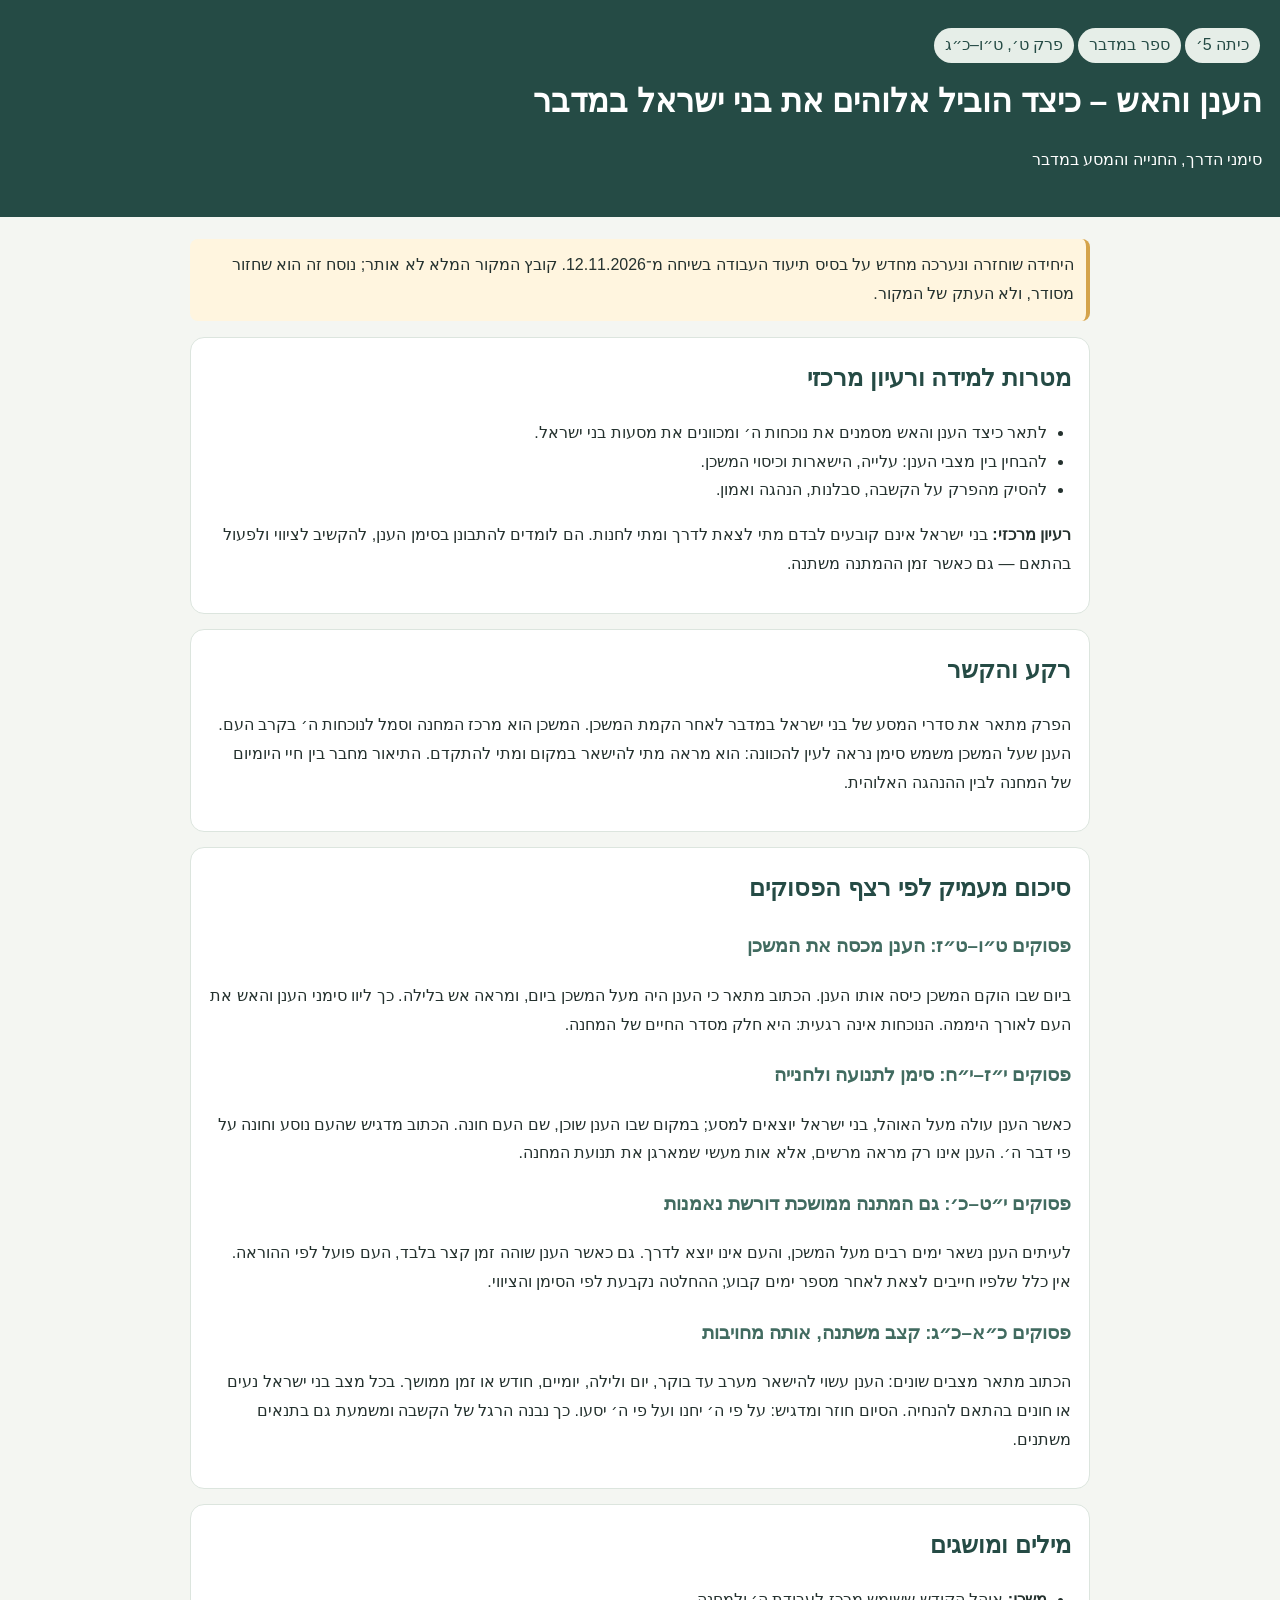
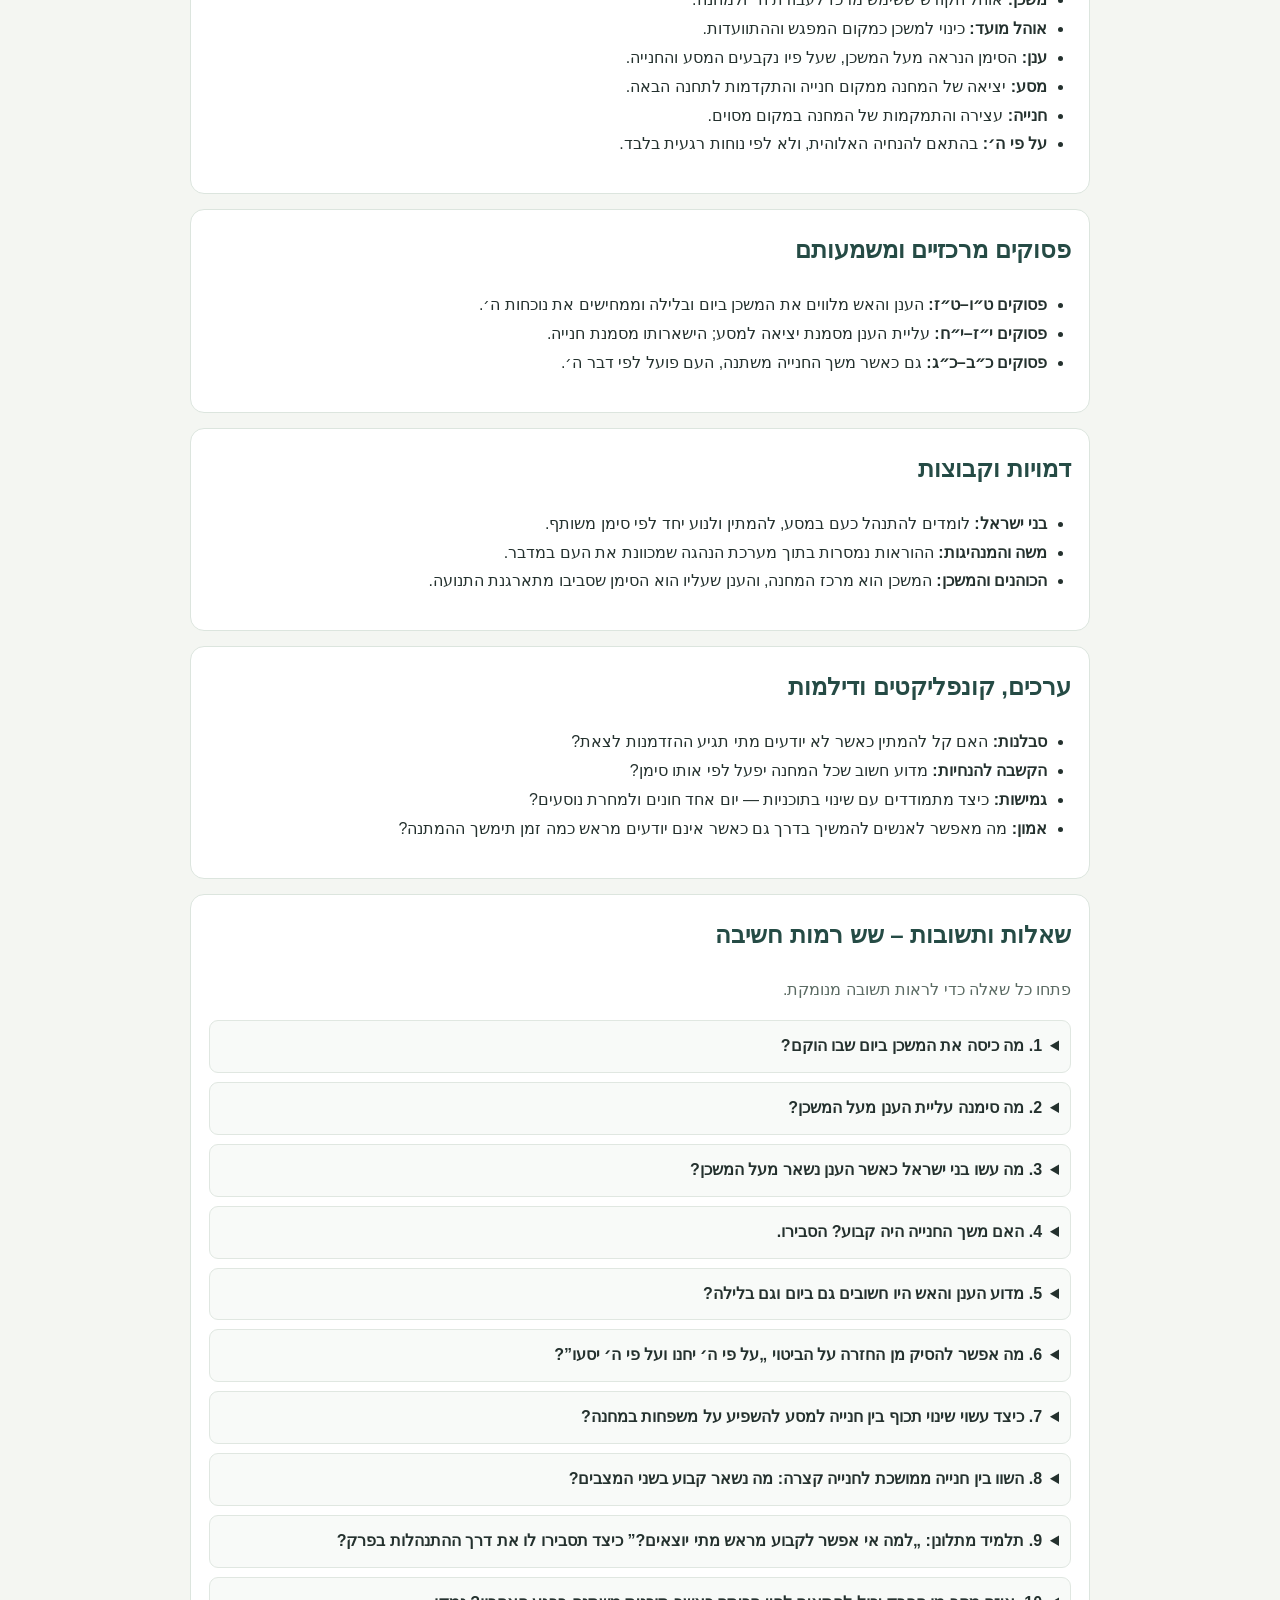
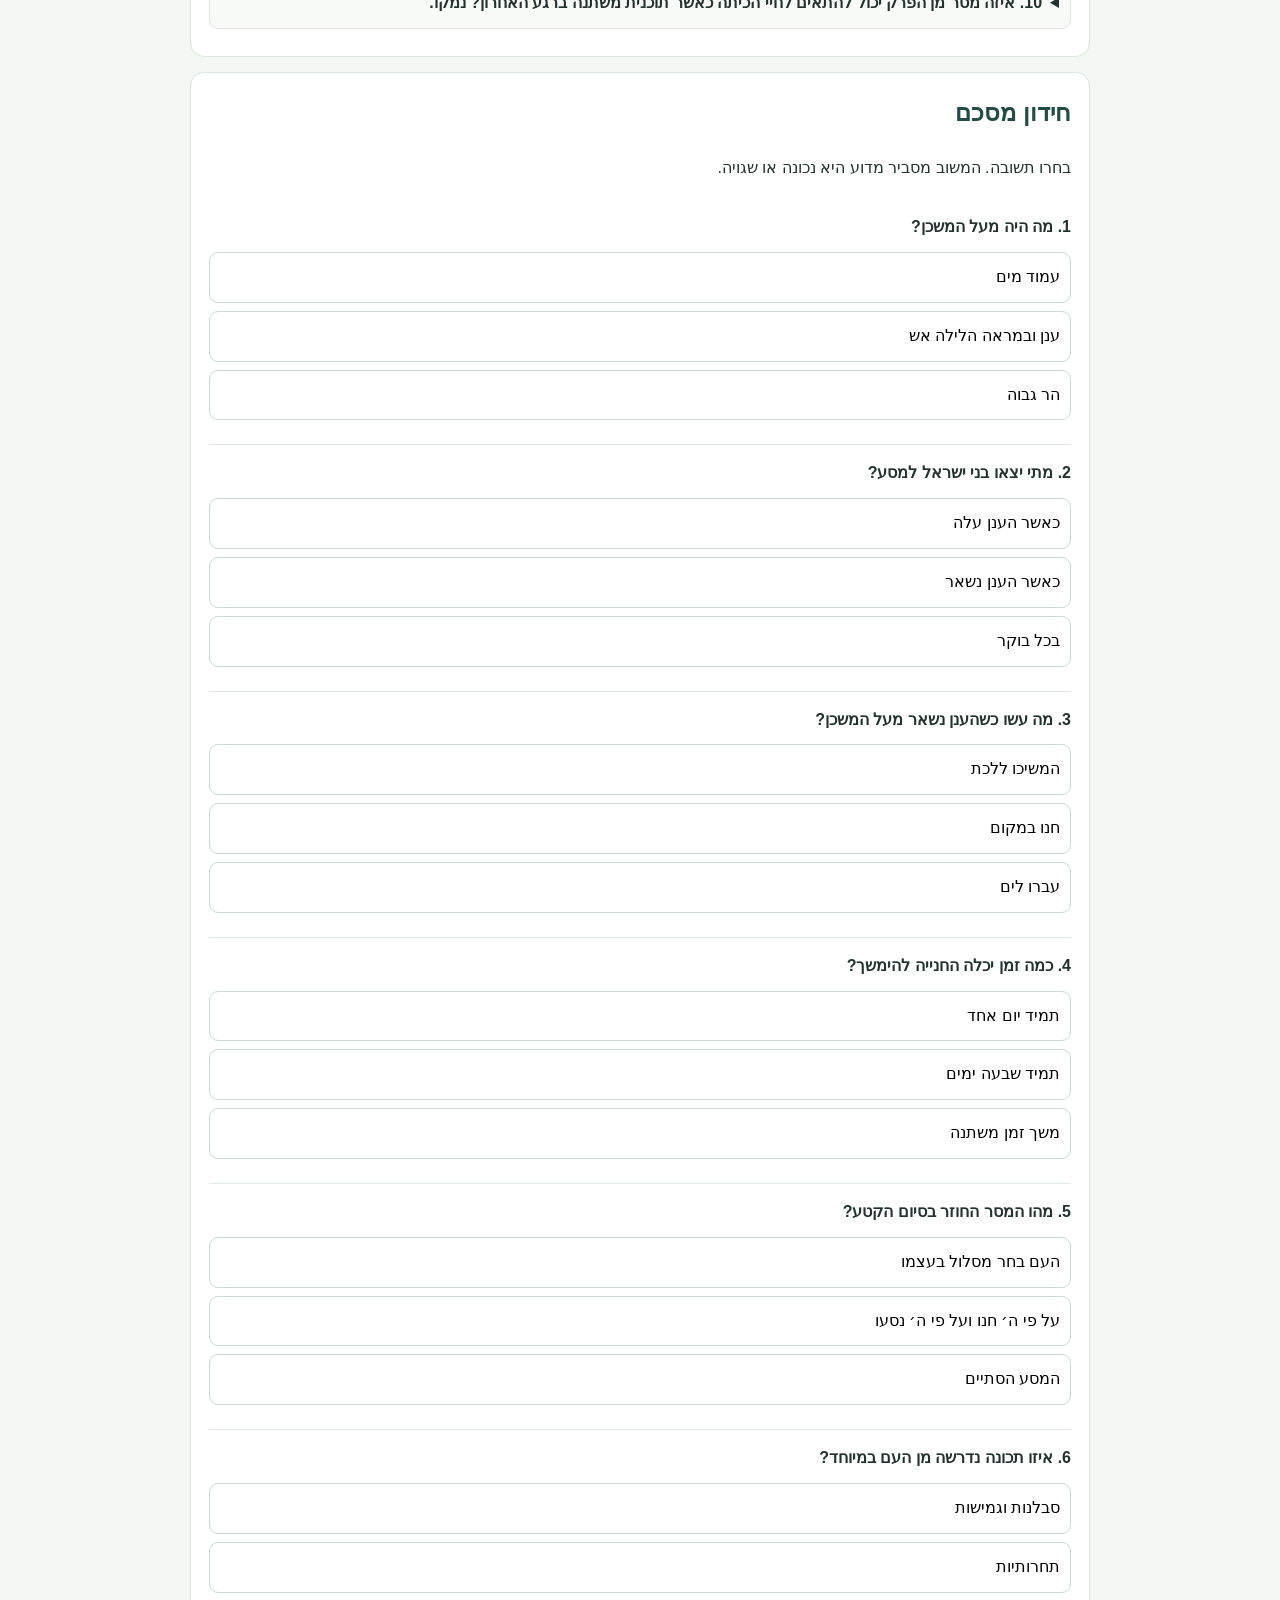
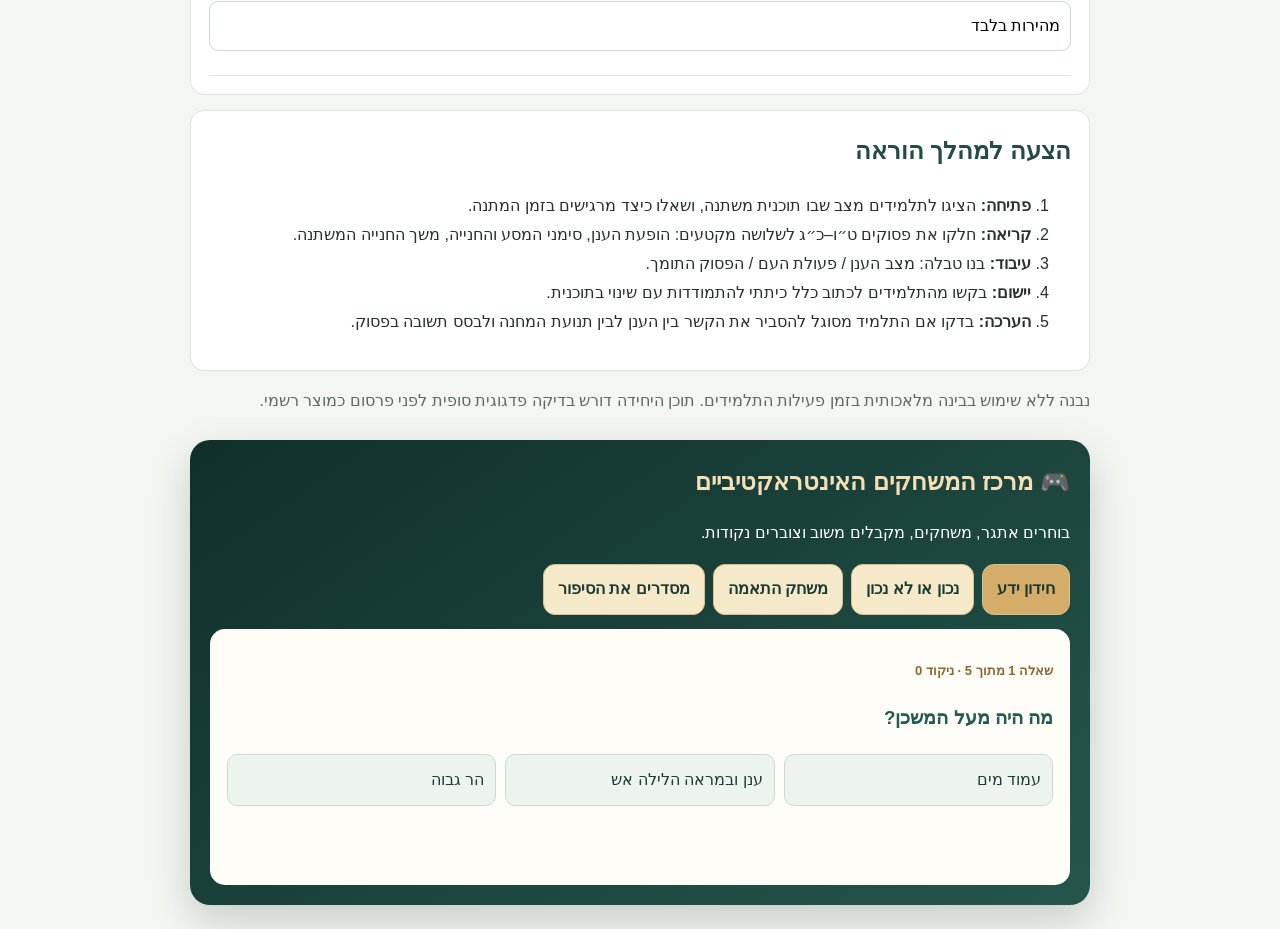
<file: grade5-cloud-and-fire.html>
<!doctype html><html lang="he" dir="rtl"><head><meta charset="utf-8"><meta name="viewport" content="width=device-width,initial-scale=1"><title>הענן והאש – כיצד הוביל אלוהים את בני ישראל במדבר</title><style>
body{font-family:Arial,sans-serif;background:#f4f6f2;color:#24312e;line-height:1.8;margin:0}header{background:#254b45;color:white;padding:26px 18px}main{max-width:900px;margin:22px auto;padding:0 16px}.tag{display:inline-block;background:#e6eee8;color:#254b45;border-radius:20px;padding:3px 11px;margin:2px}.card{background:white;border:1px solid #dce5de;border-radius:14px;padding:18px;margin:15px 0}h1{margin:8px 0;font-size:2rem}h2{color:#254b45;margin-top:0}h3{color:#416b60}.notice{background:#fff5df;border-right:4px solid #d5a34a;padding:12px;border-radius:8px}details{background:#f8faf8;border:1px solid #e0e7e1;border-radius:9px;padding:11px;margin:9px 0}summary{font-weight:bold;cursor:pointer}.quiz{padding:14px 0;border-bottom:1px solid #e2e8e2}.opts{display:grid;gap:8px;margin:10px 0}button{font:inherit;text-align:right;border:1px solid #ccd8d0;border-radius:9px;padding:10px;background:#fff;cursor:pointer}button:hover{background:#eef5ef}button.correct{background:#e4f2e6;border-color:#5d9566}button.wrong{background:#fbe9e6;border-color:#bd7165}.feedback{display:none;background:#f1f5f1;border-radius:8px;padding:9px}.feedback.show{display:block}.small{color:#5b6b63}ul{padding-right:24px}@media print{header,.no-print{display:none}body{background:white}.card{break-inside:avoid;box-shadow:none}}</style></head><body><header><span class="tag">כיתה 5׳</span><span class="tag">ספר במדבר</span><span class="tag">פרק ט׳, ט״ו–כ״ג</span><h1>הענן והאש – כיצד הוביל אלוהים את בני ישראל במדבר</h1><p>סימני הדרך, החנייה והמסע במדבר</p></header><main><p class="notice">היחידה שוחזרה ונערכה מחדש על בסיס תיעוד העבודה בשיחה מ־12.11.2026. קובץ המקור המלא לא אותר; נוסח זה הוא שחזור מסודר, ולא העתק של המקור.</p><section class="card"><h2>מטרות למידה ורעיון מרכזי</h2><ul><li>לתאר כיצד הענן והאש מסמנים את נוכחות ה׳ ומכוונים את מסעות בני ישראל.</li><li>להבחין בין מצבי הענן: עלייה, הישארות וכיסוי המשכן.</li><li>להסיק מהפרק על הקשבה, סבלנות, הנהגה ואמון.</li></ul><p><b>רעיון מרכזי:</b> בני ישראל אינם קובעים לבדם מתי לצאת לדרך ומתי לחנות. הם לומדים להתבונן בסימן הענן, להקשיב לציווי ולפעול בהתאם — גם כאשר זמן ההמתנה משתנה.</p></section><section class="card"><h2>רקע והקשר</h2><p>הפרק מתאר את סדרי המסע של בני ישראל במדבר לאחר הקמת המשכן. המשכן הוא מרכז המחנה וסמל לנוכחות ה׳ בקרב העם. הענן שעל המשכן משמש סימן נראה לעין להכוונה: הוא מראה מתי להישאר במקום ומתי להתקדם. התיאור מחבר בין חיי היומיום של המחנה לבין ההנהגה האלוהית.</p></section><section class="card"><h2>סיכום מעמיק לפי רצף הפסוקים</h2><h3>פסוקים ט״ו–ט״ז: הענן מכסה את המשכן</h3><p>ביום שבו הוקם המשכן כיסה אותו הענן. הכתוב מתאר כי הענן היה מעל המשכן ביום, ומראה אש בלילה. כך ליוו סימני הענן והאש את העם לאורך היממה. הנוכחות אינה רגעית: היא חלק מסדר החיים של המחנה.</p><h3>פסוקים י״ז–י״ח: סימן לתנועה ולחנייה</h3><p>כאשר הענן עולה מעל האוהל, בני ישראל יוצאים למסע; במקום שבו הענן שוכן, שם העם חונה. הכתוב מדגיש שהעם נוסע וחונה על פי דבר ה׳. הענן אינו רק מראה מרשים, אלא אות מעשי שמארגן את תנועת המחנה.</p><h3>פסוקים י״ט–כ׳: גם המתנה ממושכת דורשת נאמנות</h3><p>לעיתים הענן נשאר ימים רבים מעל המשכן, והעם אינו יוצא לדרך. גם כאשר הענן שוהה זמן קצר בלבד, העם פועל לפי ההוראה. אין כלל שלפיו חייבים לצאת לאחר מספר ימים קבוע; ההחלטה נקבעת לפי הסימן והציווי.</p><h3>פסוקים כ״א–כ״ג: קצב משתנה, אותה מחויבות</h3><p>הכתוב מתאר מצבים שונים: הענן עשוי להישאר מערב עד בוקר, יום ולילה, יומיים, חודש או זמן ממושך. בכל מצב בני ישראל נעים או חונים בהתאם להנחיה. הסיום חוזר ומדגיש: על פי ה׳ יחנו ועל פי ה׳ יסעו. כך נבנה הרגל של הקשבה ומשמעת גם בתנאים משתנים.</p></section><section class="card"><h2>מילים ומושגים</h2><ul><li><b>משכן:</b> אוהל הקודש ששימש מרכז לעבודת ה׳ ולמחנה.</li><li><b>אוהל מועד:</b> כינוי למשכן כמקום המפגש וההתוועדות.</li><li><b>ענן:</b> הסימן הנראה מעל המשכן, שעל פיו נקבעים המסע והחנייה.</li><li><b>מסע:</b> יציאה של המחנה ממקום חנייה והתקדמות לתחנה הבאה.</li><li><b>חנייה:</b> עצירה והתמקמות של המחנה במקום מסוים.</li><li><b>על פי ה׳:</b> בהתאם להנחיה האלוהית, ולא לפי נוחות רגעית בלבד.</li></ul></section><section class="card"><h2>פסוקים מרכזיים ומשמעותם</h2><ul><li><b>פסוקים ט״ו–ט״ז:</b> הענן והאש מלווים את המשכן ביום ובלילה וממחישים את נוכחות ה׳.</li><li><b>פסוקים י״ז–י״ח:</b> עליית הענן מסמנת יציאה למסע; הישארותו מסמנת חנייה.</li><li><b>פסוקים כ״ב–כ״ג:</b> גם כאשר משך החנייה משתנה, העם פועל לפי דבר ה׳.</li></ul></section><section class="card"><h2>דמויות וקבוצות</h2><ul><li><b>בני ישראל:</b> לומדים להתנהל כעם במסע, להמתין ולנוע יחד לפי סימן משותף.</li><li><b>משה והמנהיגות:</b> ההוראות נמסרות בתוך מערכת הנהגה שמכוונת את העם במדבר.</li><li><b>הכוהנים והמשכן:</b> המשכן הוא מרכז המחנה, והענן שעליו הוא הסימן שסביבו מתארגנת התנועה.</li></ul></section><section class="card"><h2>ערכים, קונפליקטים ודילמות</h2><ul><li><b>סבלנות:</b> האם קל להמתין כאשר לא יודעים מתי תגיע ההזדמנות לצאת?</li><li><b>הקשבה להנחיות:</b> מדוע חשוב שכל המחנה יפעל לפי אותו סימן?</li><li><b>גמישות:</b> כיצד מתמודדים עם שינוי בתוכניות — יום אחד חונים ולמחרת נוסעים?</li><li><b>אמון:</b> מה מאפשר לאנשים להמשיך בדרך גם כאשר אינם יודעים מראש כמה זמן תימשך ההמתנה?</li></ul></section><section class="card"><h2>שאלות ותשובות – שש רמות חשיבה</h2><p class="small">פתחו כל שאלה כדי לראות תשובה מנומקת.</p><details><summary>1. מה כיסה את המשכן ביום שבו הוקם?</summary><p>הענן כיסה את המשכן, והכתוב מתאר גם מראה אש בלילה.</p></details><details><summary>2. מה סימנה עליית הענן מעל המשכן?</summary><p>היא סימנה לבני ישראל לצאת למסע ולהתקדם לתחנה הבאה.</p></details><details><summary>3. מה עשו בני ישראל כאשר הענן נשאר מעל המשכן?</summary><p>הם נשארו במקום וחָנו, ולא יצאו לדרך.</p></details><details><summary>4. האם משך החנייה היה קבוע? הסבירו.</summary><p>לא. לעיתים הענן נשאר זמן קצר ולעיתים ימים רבים או חודש; העם פעל לפי הסימן ולא לפי לוח זמנים קבוע.</p></details><details><summary>5. מדוע הענן והאש היו חשובים גם ביום וגם בלילה?</summary><p>הם ליוו את המחנה בכל שעות היממה וסיפקו סימן רציף לנוכחות ולהכוונה.</p></details><details><summary>6. מה אפשר להסיק מן החזרה על הביטוי „על פי ה׳ יחנו ועל פי ה׳ יסעו”?</summary><p>שהמסע כולו מתנהל לפי ההנחיה האלוהית, ושנדרשת מן העם הקשבה ומשמעת לאורך זמן.</p></details><details><summary>7. כיצד עשוי שינוי תכוף בין חנייה למסע להשפיע על משפחות במחנה?</summary><p>הוא דורש התארגנות, שיתוף פעולה וגמישות; כל המשפחות צריכות להיות מוכנות לשנות תוכניות יחד.</p></details><details><summary>8. השוו בין חנייה ממושכת לחנייה קצרה: מה נשאר קבוע בשני המצבים?</summary><p>משך הזמן משתנה, אך העיקרון נשאר זהה: בני ישראל נשארים או יוצאים לפי סימן הענן וההנחיה.</p></details><details><summary>9. תלמיד מתלונן: „למה אי אפשר לקבוע מראש מתי יוצאים?” כיצד תסבירו לו את דרך ההתנהלות בפרק?</summary><p>הפרק מלמד שהעם אינו קובע לבדו את מועד המסע. הוא לומד להתבונן בסימן, להמתין כשצריך ולפעול כשהענן עולה.</p></details><details><summary>10. איזה מסר מן הפרק יכול להתאים לחיי הכיתה כאשר תוכנית משתנה ברגע האחרון? נמקו.</summary><p>אפשר ללמוד גמישות, סבלנות ושיתוף פעולה: לא תמיד יודעים מראש מה יקרה, אך אפשר להקשיב להנחיות ולהתארגן יחד.</p></details></section><section class="card"><h2>חידון מסכם</h2><p>בחרו תשובה. המשוב מסביר מדוע היא נכונה או שגויה.</p><div class="quiz"><b>1. מה היה מעל המשכן?</b><div class="opts"><button type="button" data-correct="0" data-explain="הפסוקים מתארים ענן מעל המשכן ביום ומראה אש בלילה.">עמוד מים</button><button type="button" data-correct="1" data-explain="הפסוקים מתארים ענן מעל המשכן ביום ומראה אש בלילה.">ענן ובמראה הלילה אש</button><button type="button" data-correct="0" data-explain="הפסוקים מתארים ענן מעל המשכן ביום ומראה אש בלילה.">הר גבוה</button></div><p class="feedback" aria-live="polite"></p></div><div class="quiz"><b>2. מתי יצאו בני ישראל למסע?</b><div class="opts"><button type="button" data-correct="1" data-explain="עליית הענן סימנה את תחילת המסע.">כאשר הענן עלה</button><button type="button" data-correct="0" data-explain="עליית הענן סימנה את תחילת המסע.">כאשר הענן נשאר</button><button type="button" data-correct="0" data-explain="עליית הענן סימנה את תחילת המסע.">בכל בוקר</button></div><p class="feedback" aria-live="polite"></p></div><div class="quiz"><b>3. מה עשו כשהענן נשאר מעל המשכן?</b><div class="opts"><button type="button" data-correct="0" data-explain="הישארות הענן סימנה שהמחנה נשאר במקום.">המשיכו ללכת</button><button type="button" data-correct="1" data-explain="הישארות הענן סימנה שהמחנה נשאר במקום.">חנו במקום</button><button type="button" data-correct="0" data-explain="הישארות הענן סימנה שהמחנה נשאר במקום.">עברו לים</button></div><p class="feedback" aria-live="polite"></p></div><div class="quiz"><b>4. כמה זמן יכלה החנייה להימשך?</b><div class="opts"><button type="button" data-correct="0" data-explain="הכתוב מתאר זמני חנייה קצרים וארוכים, עד חודש ויותר.">תמיד יום אחד</button><button type="button" data-correct="0" data-explain="הכתוב מתאר זמני חנייה קצרים וארוכים, עד חודש ויותר.">תמיד שבעה ימים</button><button type="button" data-correct="1" data-explain="הכתוב מתאר זמני חנייה קצרים וארוכים, עד חודש ויותר.">משך זמן משתנה</button></div><p class="feedback" aria-live="polite"></p></div><div class="quiz"><b>5. מהו המסר החוזר בסיום הקטע?</b><div class="opts"><button type="button" data-correct="0" data-explain="הפסוקים מדגישים את ההקשבה להנחיה בכל מצב.">העם בחר מסלול בעצמו</button><button type="button" data-correct="1" data-explain="הפסוקים מדגישים את ההקשבה להנחיה בכל מצב.">על פי ה׳ חנו ועל פי ה׳ נסעו</button><button type="button" data-correct="0" data-explain="הפסוקים מדגישים את ההקשבה להנחיה בכל מצב.">המסע הסתיים</button></div><p class="feedback" aria-live="polite"></p></div><div class="quiz"><b>6. איזו תכונה נדרשה מן העם במיוחד?</b><div class="opts"><button type="button" data-correct="1" data-explain="העם נדרש להמתין או לצאת לדרך בהתאם לשינוי בסימן.">סבלנות וגמישות</button><button type="button" data-correct="0" data-explain="העם נדרש להמתין או לצאת לדרך בהתאם לשינוי בסימן.">תחרותיות</button><button type="button" data-correct="0" data-explain="העם נדרש להמתין או לצאת לדרך בהתאם לשינוי בסימן.">מהירות בלבד</button></div><p class="feedback" aria-live="polite"></p></div></section><section class="card"><h2>הצעה למהלך הוראה</h2><ol><li><b>פתיחה:</b> הציגו לתלמידים מצב שבו תוכנית משתנה, ושאלו כיצד מרגישים בזמן המתנה.</li><li><b>קריאה:</b> חלקו את פסוקים ט״ו–כ״ג לשלושה מקטעים: הופעת הענן, סימני המסע והחנייה, משך החנייה המשתנה.</li><li><b>עיבוד:</b> בנו טבלה: מצב הענן / פעולת העם / הפסוק התומך.</li><li><b>יישום:</b> בקשו מהתלמידים לכתוב כלל כיתתי להתמודדות עם שינוי בתוכנית.</li><li><b>הערכה:</b> בדקו אם התלמיד מסוגל להסביר את הקשר בין הענן לבין תנועת המחנה ולבסס תשובה בפסוק.</li></ol></section><p class="small">נבנה ללא שימוש בבינה מלאכותית בזמן פעילות התלמידים. תוכן היחידה דורש בדיקה פדגוגית סופית לפני פרסום כמוצר רשמי.</p></main><script>
document.querySelectorAll('.quiz').forEach(q=>{q.querySelectorAll('button').forEach(b=>b.addEventListener('click',()=>{q.querySelectorAll('button').forEach(x=>x.disabled=true);b.classList.add(b.dataset.correct==='1'?'correct':'wrong');const f=q.querySelector('.feedback');f.textContent=(b.dataset.correct==='1'?'נכון! ':'לא מדויק. ')+b.dataset.explain;f.classList.add('show')}))});
</script><script src="interactive-games.js?v=1"></script></body></html>
</file>
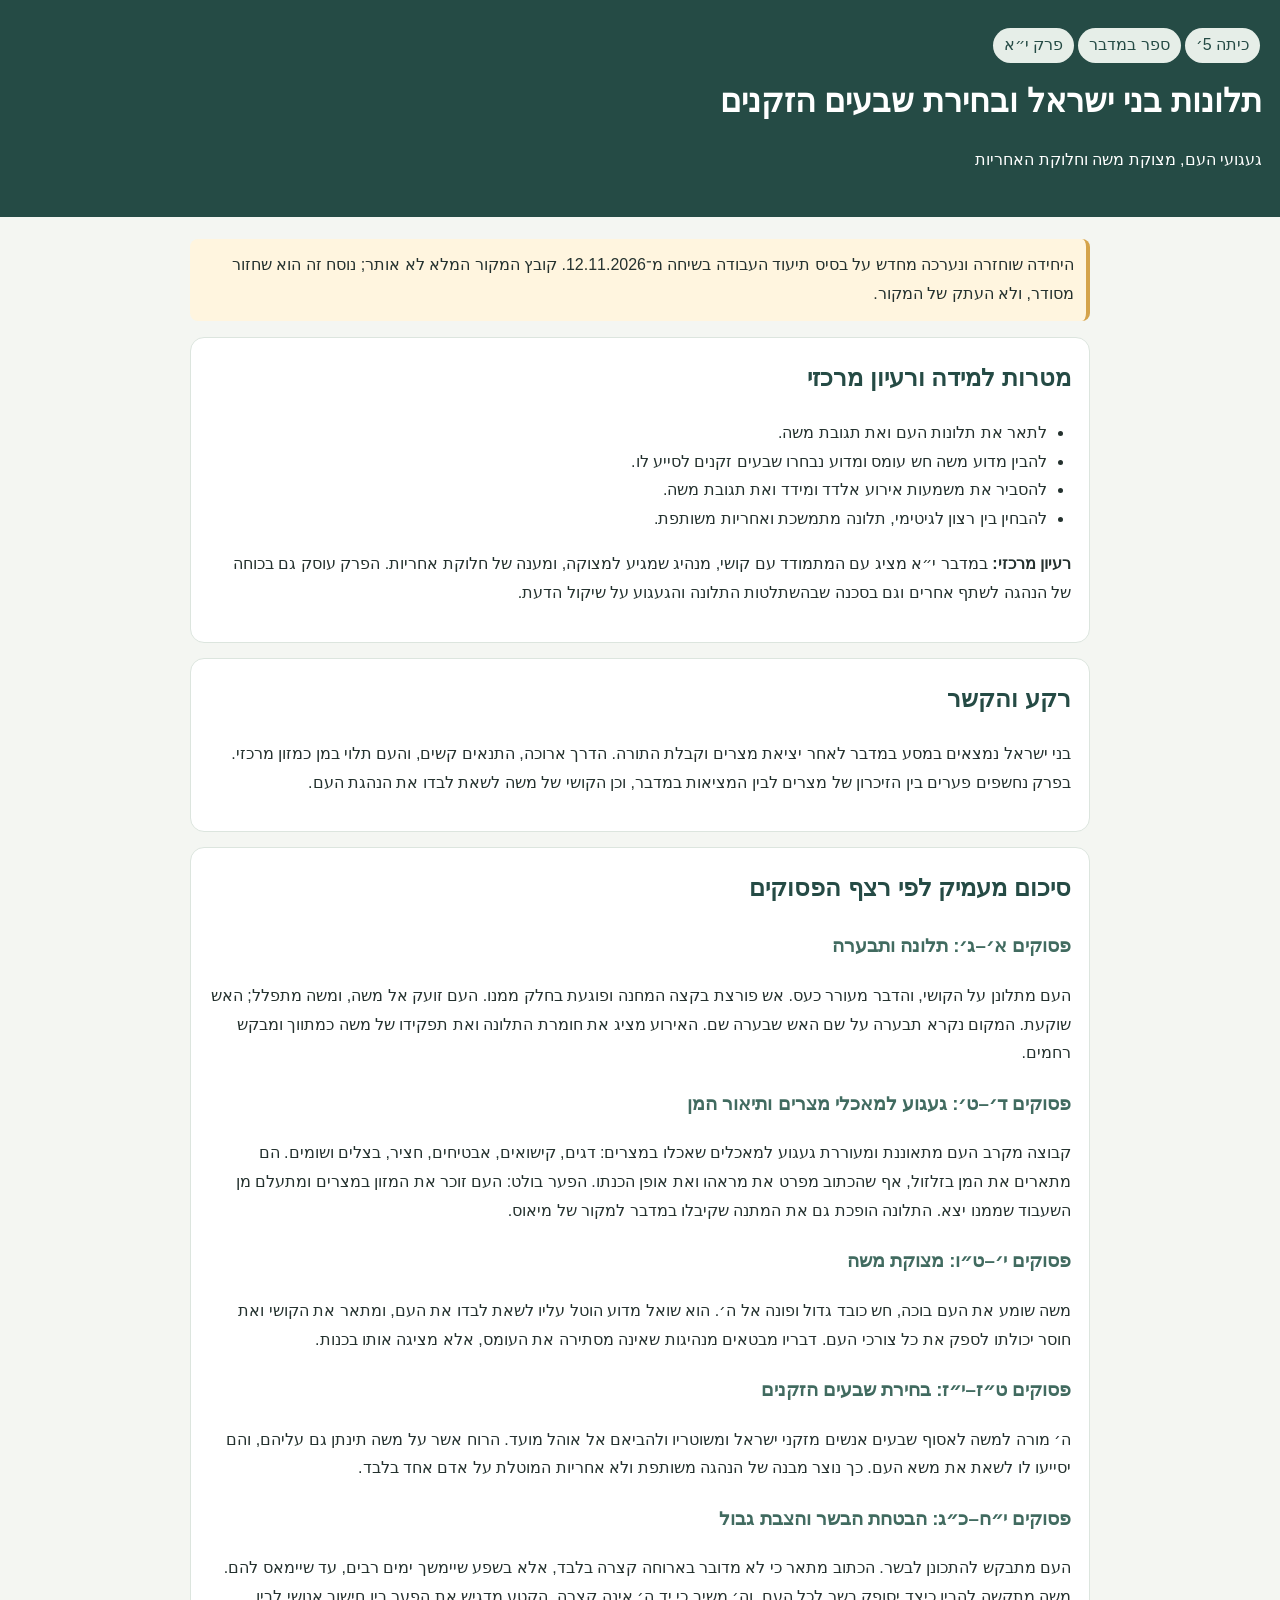
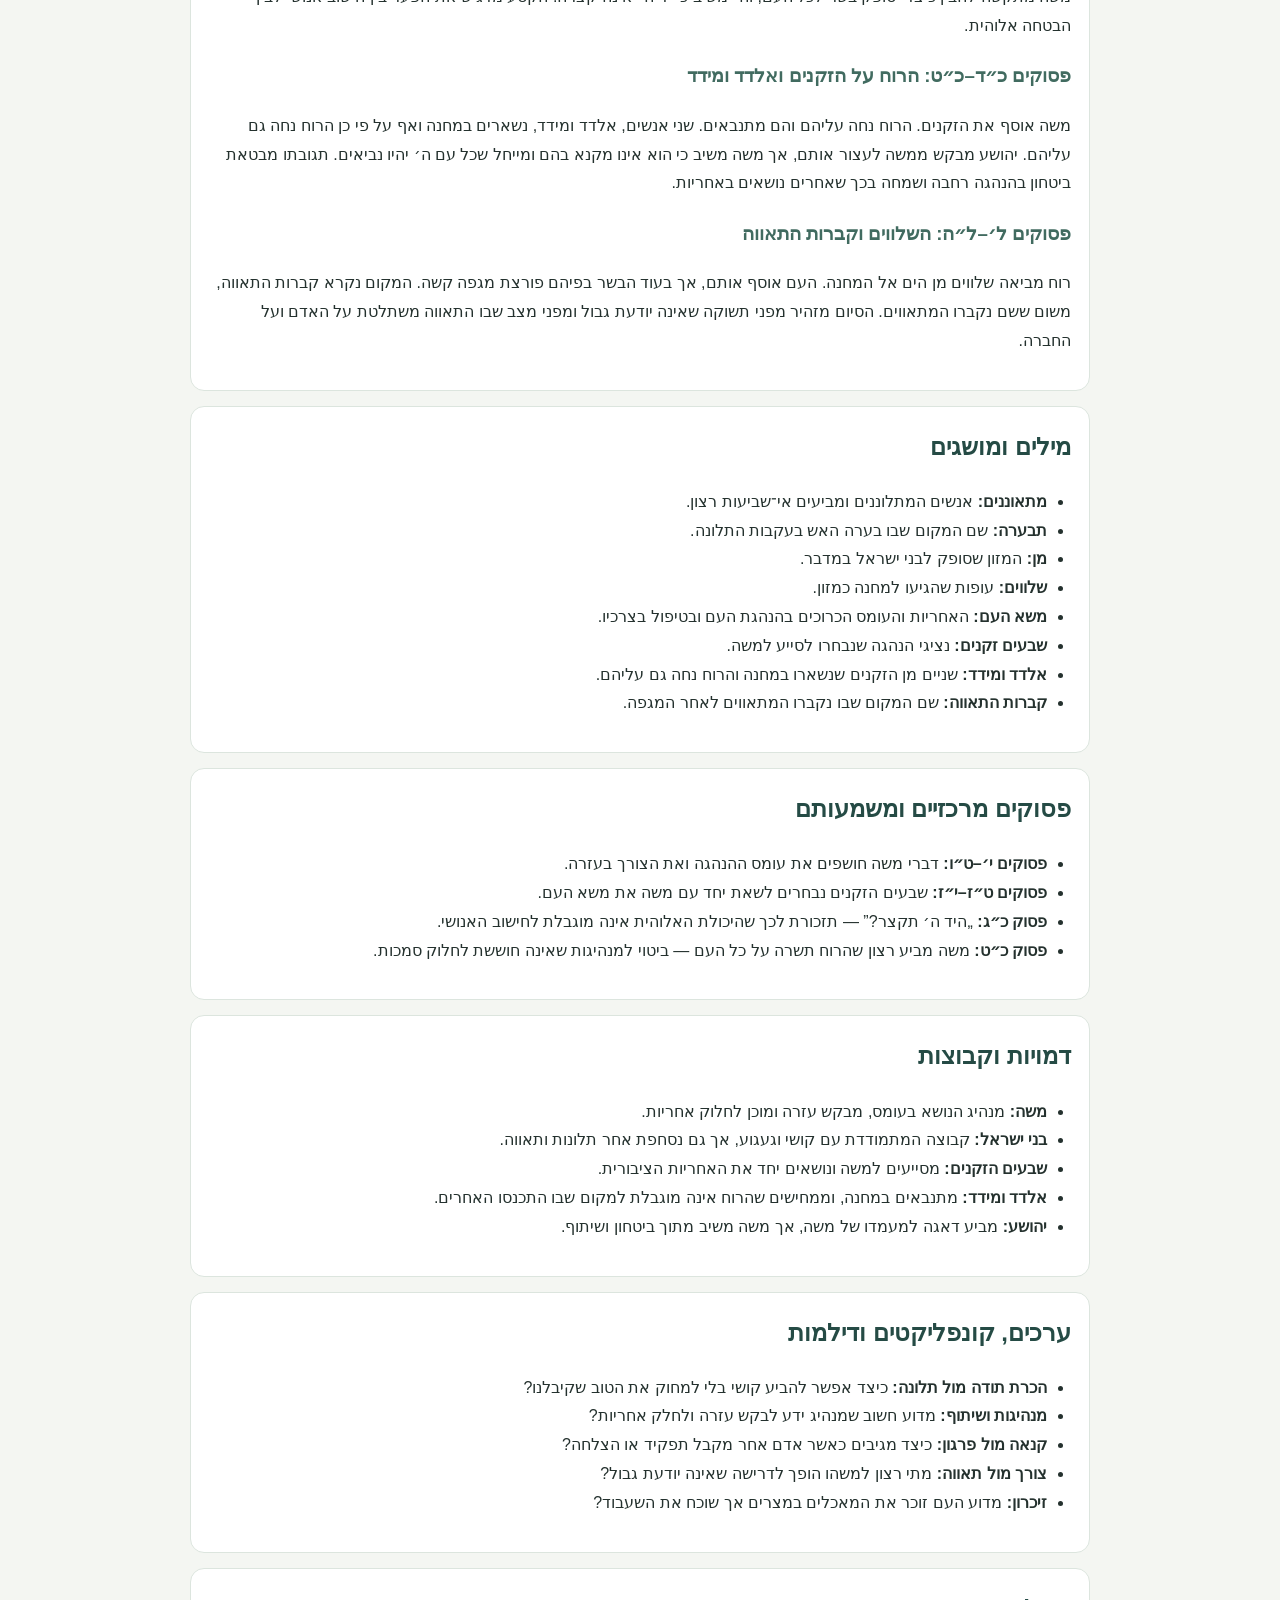
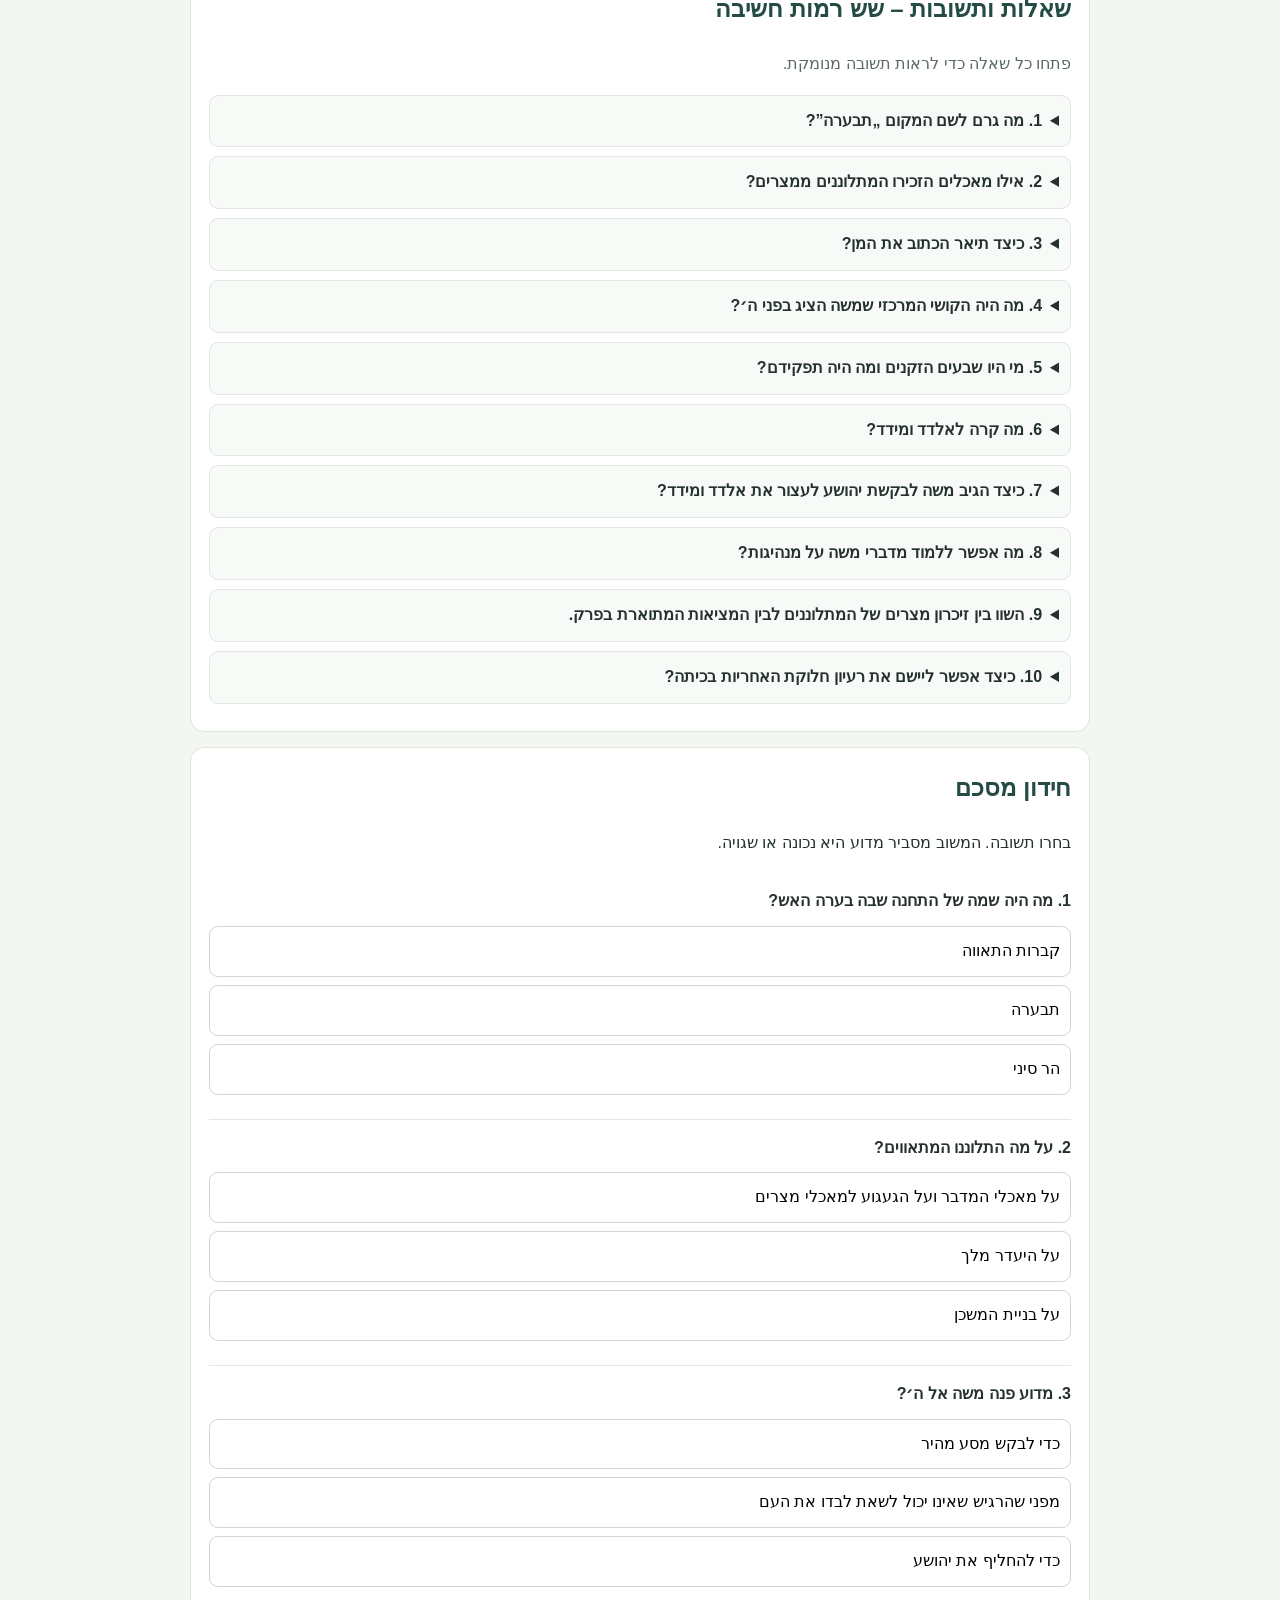
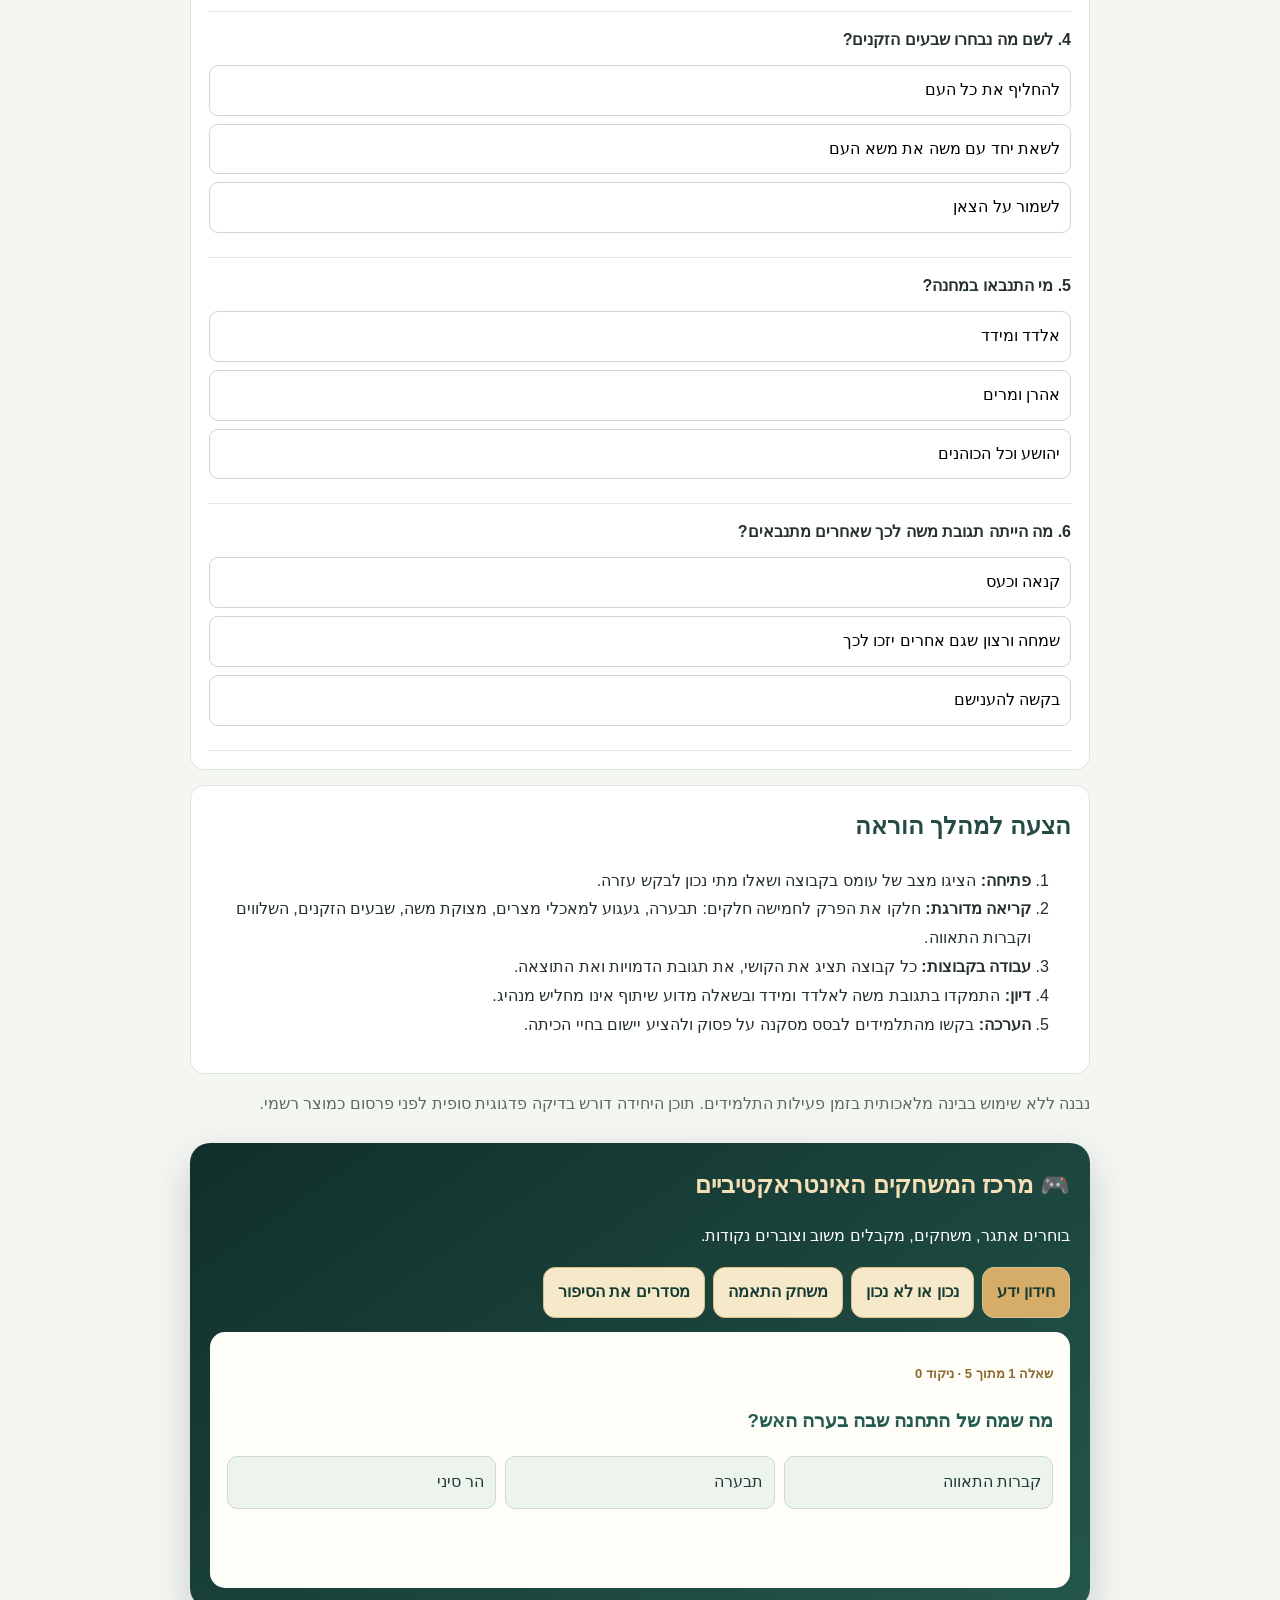
<file: grade5-complaints-and-elders.html>
<!doctype html><html lang="he" dir="rtl"><head><meta charset="utf-8"><meta name="viewport" content="width=device-width,initial-scale=1"><title>תלונות בני ישראל ובחירת שבעים הזקנים</title><style>
body{font-family:Arial,sans-serif;background:#f4f6f2;color:#24312e;line-height:1.8;margin:0}header{background:#254b45;color:white;padding:26px 18px}main{max-width:900px;margin:22px auto;padding:0 16px}.tag{display:inline-block;background:#e6eee8;color:#254b45;border-radius:20px;padding:3px 11px;margin:2px}.card{background:white;border:1px solid #dce5de;border-radius:14px;padding:18px;margin:15px 0}h1{margin:8px 0;font-size:2rem}h2{color:#254b45;margin-top:0}h3{color:#416b60}.notice{background:#fff5df;border-right:4px solid #d5a34a;padding:12px;border-radius:8px}details{background:#f8faf8;border:1px solid #e0e7e1;border-radius:9px;padding:11px;margin:9px 0}summary{font-weight:bold;cursor:pointer}.quiz{padding:14px 0;border-bottom:1px solid #e2e8e2}.opts{display:grid;gap:8px;margin:10px 0}button{font:inherit;text-align:right;border:1px solid #ccd8d0;border-radius:9px;padding:10px;background:#fff;cursor:pointer}button:hover{background:#eef5ef}button.correct{background:#e4f2e6;border-color:#5d9566}button.wrong{background:#fbe9e6;border-color:#bd7165}.feedback{display:none;background:#f1f5f1;border-radius:8px;padding:9px}.feedback.show{display:block}.small{color:#5b6b63}ul{padding-right:24px}@media print{header,.no-print{display:none}body{background:white}.card{break-inside:avoid;box-shadow:none}}</style></head><body><header><span class="tag">כיתה 5׳</span><span class="tag">ספר במדבר</span><span class="tag">פרק י״א</span><h1>תלונות בני ישראל ובחירת שבעים הזקנים</h1><p>געגועי העם, מצוקת משה וחלוקת האחריות</p></header><main><p class="notice">היחידה שוחזרה ונערכה מחדש על בסיס תיעוד העבודה בשיחה מ־12.11.2026. קובץ המקור המלא לא אותר; נוסח זה הוא שחזור מסודר, ולא העתק של המקור.</p><section class="card"><h2>מטרות למידה ורעיון מרכזי</h2><ul><li>לתאר את תלונות העם ואת תגובת משה.</li><li>להבין מדוע משה חש עומס ומדוע נבחרו שבעים זקנים לסייע לו.</li><li>להסביר את משמעות אירוע אלדד ומידד ואת תגובת משה.</li><li>להבחין בין רצון לגיטימי, תלונה מתמשכת ואחריות משותפת.</li></ul><p><b>רעיון מרכזי:</b> במדבר י״א מציג עם המתמודד עם קושי, מנהיג שמגיע למצוקה, ומענה של חלוקת אחריות. הפרק עוסק גם בכוחה של הנהגה לשתף אחרים וגם בסכנה שבהשתלטות התלונה והגעגוע על שיקול הדעת.</p></section><section class="card"><h2>רקע והקשר</h2><p>בני ישראל נמצאים במסע במדבר לאחר יציאת מצרים וקבלת התורה. הדרך ארוכה, התנאים קשים, והעם תלוי במן כמזון מרכזי. בפרק נחשפים פערים בין הזיכרון של מצרים לבין המציאות במדבר, וכן הקושי של משה לשאת לבדו את הנהגת העם.</p></section><section class="card"><h2>סיכום מעמיק לפי רצף הפסוקים</h2><h3>פסוקים א׳–ג׳: תלונה ותבערה</h3><p>העם מתלונן על הקושי, והדבר מעורר כעס. אש פורצת בקצה המחנה ופוגעת בחלק ממנו. העם זועק אל משה, ומשה מתפלל; האש שוקעת. המקום נקרא תבערה על שם האש שבערה שם. האירוע מציג את חומרת התלונה ואת תפקידו של משה כמתווך ומבקש רחמים.</p><h3>פסוקים ד׳–ט׳: געגוע למאכלי מצרים ותיאור המן</h3><p>קבוצה מקרב העם מתאוננת ומעוררת געגוע למאכלים שאכלו במצרים: דגים, קישואים, אבטיחים, חציר, בצלים ושומים. הם מתארים את המן בזלזול, אף שהכתוב מפרט את מראהו ואת אופן הכנתו. הפער בולט: העם זוכר את המזון במצרים ומתעלם מן השעבוד שממנו יצא. התלונה הופכת גם את המתנה שקיבלו במדבר למקור של מיאוס.</p><h3>פסוקים י׳–ט״ו: מצוקת משה</h3><p>משה שומע את העם בוכה, חש כובד גדול ופונה אל ה׳. הוא שואל מדוע הוטל עליו לשאת לבדו את העם, ומתאר את הקושי ואת חוסר יכולתו לספק את כל צורכי העם. דבריו מבטאים מנהיגות שאינה מסתירה את העומס, אלא מציגה אותו בכנות.</p><h3>פסוקים ט״ז–י״ז: בחירת שבעים הזקנים</h3><p>ה׳ מורה למשה לאסוף שבעים אנשים מזקני ישראל ומשוטריו ולהביאם אל אוהל מועד. הרוח אשר על משה תינתן גם עליהם, והם יסייעו לו לשאת את משא העם. כך נוצר מבנה של הנהגה משותפת ולא אחריות המוטלת על אדם אחד בלבד.</p><h3>פסוקים י״ח–כ״ג: הבטחת הבשר והצבת גבול</h3><p>העם מתבקש להתכונן לבשר. הכתוב מתאר כי לא מדובר בארוחה קצרה בלבד, אלא בשפע שיימשך ימים רבים, עד שיימאס להם. משה מתקשה להבין כיצד יסופק בשר לכל העם, וה׳ משיב כי יד ה׳ אינה קצרה. הקטע מדגיש את הפער בין חישוב אנושי לבין הבטחה אלוהית.</p><h3>פסוקים כ״ד–כ״ט: הרוח על הזקנים ואלדד ומידד</h3><p>משה אוסף את הזקנים. הרוח נחה עליהם והם מתנבאים. שני אנשים, אלדד ומידד, נשארים במחנה ואף על פי כן הרוח נחה גם עליהם. יהושע מבקש ממשה לעצור אותם, אך משה משיב כי הוא אינו מקנא בהם ומייחל שכל עם ה׳ יהיו נביאים. תגובתו מבטאת ביטחון בהנהגה רחבה ושמחה בכך שאחרים נושאים באחריות.</p><h3>פסוקים ל׳–ל״ה: השלווים וקברות התאווה</h3><p>רוח מביאה שלווים מן הים אל המחנה. העם אוסף אותם, אך בעוד הבשר בפיהם פורצת מגפה קשה. המקום נקרא קברות התאווה, משום ששם נקברו המתאווים. הסיום מזהיר מפני תשוקה שאינה יודעת גבול ומפני מצב שבו התאווה משתלטת על האדם ועל החברה.</p></section><section class="card"><h2>מילים ומושגים</h2><ul><li><b>מתאוננים:</b> אנשים המתלוננים ומביעים אי־שביעות רצון.</li><li><b>תבערה:</b> שם המקום שבו בערה האש בעקבות התלונה.</li><li><b>מן:</b> המזון שסופק לבני ישראל במדבר.</li><li><b>שלווים:</b> עופות שהגיעו למחנה כמזון.</li><li><b>משא העם:</b> האחריות והעומס הכרוכים בהנהגת העם ובטיפול בצרכיו.</li><li><b>שבעים זקנים:</b> נציגי הנהגה שנבחרו לסייע למשה.</li><li><b>אלדד ומידד:</b> שניים מן הזקנים שנשארו במחנה והרוח נחה גם עליהם.</li><li><b>קברות התאווה:</b> שם המקום שבו נקברו המתאווים לאחר המגפה.</li></ul></section><section class="card"><h2>פסוקים מרכזיים ומשמעותם</h2><ul><li><b>פסוקים י׳–ט״ו:</b> דברי משה חושפים את עומס ההנהגה ואת הצורך בעזרה.</li><li><b>פסוקים ט״ז–י״ז:</b> שבעים הזקנים נבחרים לשאת יחד עם משה את משא העם.</li><li><b>פסוק כ״ג:</b> „היד ה׳ תקצר?” — תזכורת לכך שהיכולת האלוהית אינה מוגבלת לחישוב האנושי.</li><li><b>פסוק כ״ט:</b> משה מביע רצון שהרוח תשרה על כל העם — ביטוי למנהיגות שאינה חוששת לחלוק סמכות.</li></ul></section><section class="card"><h2>דמויות וקבוצות</h2><ul><li><b>משה:</b> מנהיג הנושא בעומס, מבקש עזרה ומוכן לחלוק אחריות.</li><li><b>בני ישראל:</b> קבוצה המתמודדת עם קושי וגעגוע, אך גם נסחפת אחר תלונות ותאווה.</li><li><b>שבעים הזקנים:</b> מסייעים למשה ונושאים יחד את האחריות הציבורית.</li><li><b>אלדד ומידד:</b> מתנבאים במחנה, וממחישים שהרוח אינה מוגבלת למקום שבו התכנסו האחרים.</li><li><b>יהושע:</b> מביע דאגה למעמדו של משה, אך משה משיב מתוך ביטחון ושיתוף.</li></ul></section><section class="card"><h2>ערכים, קונפליקטים ודילמות</h2><ul><li><b>הכרת תודה מול תלונה:</b> כיצד אפשר להביע קושי בלי למחוק את הטוב שקיבלנו?</li><li><b>מנהיגות ושיתוף:</b> מדוע חשוב שמנהיג ידע לבקש עזרה ולחלק אחריות?</li><li><b>קנאה מול פרגון:</b> כיצד מגיבים כאשר אדם אחר מקבל תפקיד או הצלחה?</li><li><b>צורך מול תאווה:</b> מתי רצון למשהו הופך לדרישה שאינה יודעת גבול?</li><li><b>זיכרון:</b> מדוע העם זוכר את המאכלים במצרים אך שוכח את השעבוד?</li></ul></section><section class="card"><h2>שאלות ותשובות – שש רמות חשיבה</h2><p class="small">פתחו כל שאלה כדי לראות תשובה מנומקת.</p><details><summary>1. מה גרם לשם המקום „תבערה”?</summary><p>האש שפרצה בקצה המחנה בעקבות תלונת העם.</p></details><details><summary>2. אילו מאכלים הזכירו המתלוננים ממצרים?</summary><p>הם הזכירו דגים, קישואים, אבטיחים, חציר, בצלים ושומים.</p></details><details><summary>3. כיצד תיאר הכתוב את המן?</summary><p>הכתוב מתאר את מראהו ואת אופן איסופו והכנתו, בניגוד לזלזול של המתלוננים בו.</p></details><details><summary>4. מה היה הקושי המרכזי שמשה הציג בפני ה׳?</summary><p>משה הרגיש שאינו יכול לשאת לבדו את משא העם ואת האחריות לכל צורכיו.</p></details><details><summary>5. מי היו שבעים הזקנים ומה היה תפקידם?</summary><p>זקנים ונציגי העם שנבחרו כדי לסייע למשה ולשאת יחד עמו את האחריות להנהגה.</p></details><details><summary>6. מה קרה לאלדד ומידד?</summary><p>הם נשארו במחנה, אך הרוח נחה גם עליהם והם התנבאו שם.</p></details><details><summary>7. כיצד הגיב משה לבקשת יהושע לעצור את אלדד ומידד?</summary><p>משה סירב לקנא בהם ואמר שהוא מייחל שכל עם ה׳ יהיו נביאים.</p></details><details><summary>8. מה אפשר ללמוד מדברי משה על מנהיגות?</summary><p>מנהיג טוב אינו חייב לשמור את כל הסמכות לעצמו; הוא שמח כאשר אחרים מתפתחים ומסייעים.</p></details><details><summary>9. השוו בין זיכרון מצרים של המתלוננים לבין המציאות המתוארת בפרק.</summary><p>המתלוננים זוכרים את המאכלים ומתעלמים מן השעבוד. הפרק מציג זיכרון חלקי שמייפה את העבר ומקשה לראות את ההווה ואת החירות.</p></details><details><summary>10. כיצד אפשר ליישם את רעיון חלוקת האחריות בכיתה?</summary><p>אפשר לחלק תפקידים, לבקש עזרה, להקשיב לחברים ולראות בהצלחתם תרומה לקבוצה ולא איום אישי.</p></details></section><section class="card"><h2>חידון מסכם</h2><p>בחרו תשובה. המשוב מסביר מדוע היא נכונה או שגויה.</p><div class="quiz"><b>1. מה היה שמה של התחנה שבה בערה האש?</b><div class="opts"><button type="button" data-correct="0" data-explain="המקום נקרא תבערה על שם האש שבערה במחנה.">קברות התאווה</button><button type="button" data-correct="1" data-explain="המקום נקרא תבערה על שם האש שבערה במחנה.">תבערה</button><button type="button" data-correct="0" data-explain="המקום נקרא תבערה על שם האש שבערה במחנה.">הר סיני</button></div><p class="feedback" aria-live="polite"></p></div><div class="quiz"><b>2. על מה התלוננו המתאווים?</b><div class="opts"><button type="button" data-correct="1" data-explain="הם נזכרו במאכלי מצרים והתאוננו על המזון במדבר.">על מאכלי המדבר ועל הגעגוע למאכלי מצרים</button><button type="button" data-correct="0" data-explain="הם נזכרו במאכלי מצרים והתאוננו על המזון במדבר.">על היעדר מלך</button><button type="button" data-correct="0" data-explain="הם נזכרו במאכלי מצרים והתאוננו על המזון במדבר.">על בניית המשכן</button></div><p class="feedback" aria-live="polite"></p></div><div class="quiz"><b>3. מדוע פנה משה אל ה׳?</b><div class="opts"><button type="button" data-correct="0" data-explain="משה מתאר את כובד האחריות ואת מצוקתו.">כדי לבקש מסע מהיר</button><button type="button" data-correct="1" data-explain="משה מתאר את כובד האחריות ואת מצוקתו.">מפני שהרגיש שאינו יכול לשאת לבדו את העם</button><button type="button" data-correct="0" data-explain="משה מתאר את כובד האחריות ואת מצוקתו.">כדי להחליף את יהושע</button></div><p class="feedback" aria-live="polite"></p></div><div class="quiz"><b>4. לשם מה נבחרו שבעים הזקנים?</b><div class="opts"><button type="button" data-correct="0" data-explain="הזקנים נועדו לסייע למשה בהנהגה.">להחליף את כל העם</button><button type="button" data-correct="1" data-explain="הזקנים נועדו לסייע למשה בהנהגה.">לשאת יחד עם משה את משא העם</button><button type="button" data-correct="0" data-explain="הזקנים נועדו לסייע למשה בהנהגה.">לשמור על הצאן</button></div><p class="feedback" aria-live="polite"></p></div><div class="quiz"><b>5. מי התנבאו במחנה?</b><div class="opts"><button type="button" data-correct="1" data-explain="אלדד ומידד נשארו במחנה והרוח נחה גם עליהם.">אלדד ומידד</button><button type="button" data-correct="0" data-explain="אלדד ומידד נשארו במחנה והרוח נחה גם עליהם.">אהרן ומרים</button><button type="button" data-correct="0" data-explain="אלדד ומידד נשארו במחנה והרוח נחה גם עליהם.">יהושע וכל הכוהנים</button></div><p class="feedback" aria-live="polite"></p></div><div class="quiz"><b>6. מה הייתה תגובת משה לכך שאחרים מתנבאים?</b><div class="opts"><button type="button" data-correct="0" data-explain="משה אינו חושש לחלוק את ההשפעה ומייחל שכל העם יהיו נביאים.">קנאה וכעס</button><button type="button" data-correct="1" data-explain="משה אינו חושש לחלוק את ההשפעה ומייחל שכל העם יהיו נביאים.">שמחה ורצון שגם אחרים יזכו לכך</button><button type="button" data-correct="0" data-explain="משה אינו חושש לחלוק את ההשפעה ומייחל שכל העם יהיו נביאים.">בקשה להענישם</button></div><p class="feedback" aria-live="polite"></p></div></section><section class="card"><h2>הצעה למהלך הוראה</h2><ol><li><b>פתיחה:</b> הציגו מצב של עומס בקבוצה ושאלו מתי נכון לבקש עזרה.</li><li><b>קריאה מדורגת:</b> חלקו את הפרק לחמישה חלקים: תבערה, געגוע למאכלי מצרים, מצוקת משה, שבעים הזקנים, השלווים וקברות התאווה.</li><li><b>עבודה בקבוצות:</b> כל קבוצה תציג את הקושי, את תגובת הדמויות ואת התוצאה.</li><li><b>דיון:</b> התמקדו בתגובת משה לאלדד ומידד ובשאלה מדוע שיתוף אינו מחליש מנהיג.</li><li><b>הערכה:</b> בקשו מהתלמידים לבסס מסקנה על פסוק ולהציע יישום בחיי הכיתה.</li></ol></section><p class="small">נבנה ללא שימוש בבינה מלאכותית בזמן פעילות התלמידים. תוכן היחידה דורש בדיקה פדגוגית סופית לפני פרסום כמוצר רשמי.</p></main><script>
document.querySelectorAll('.quiz').forEach(q=>{q.querySelectorAll('button').forEach(b=>b.addEventListener('click',()=>{q.querySelectorAll('button').forEach(x=>x.disabled=true);b.classList.add(b.dataset.correct==='1'?'correct':'wrong');const f=q.querySelector('.feedback');f.textContent=(b.dataset.correct==='1'?'נכון! ':'לא מדויק. ')+b.dataset.explain;f.classList.add('show')}))});
</script><script src="interactive-games.js?v=1"></script></body></html>
</file>
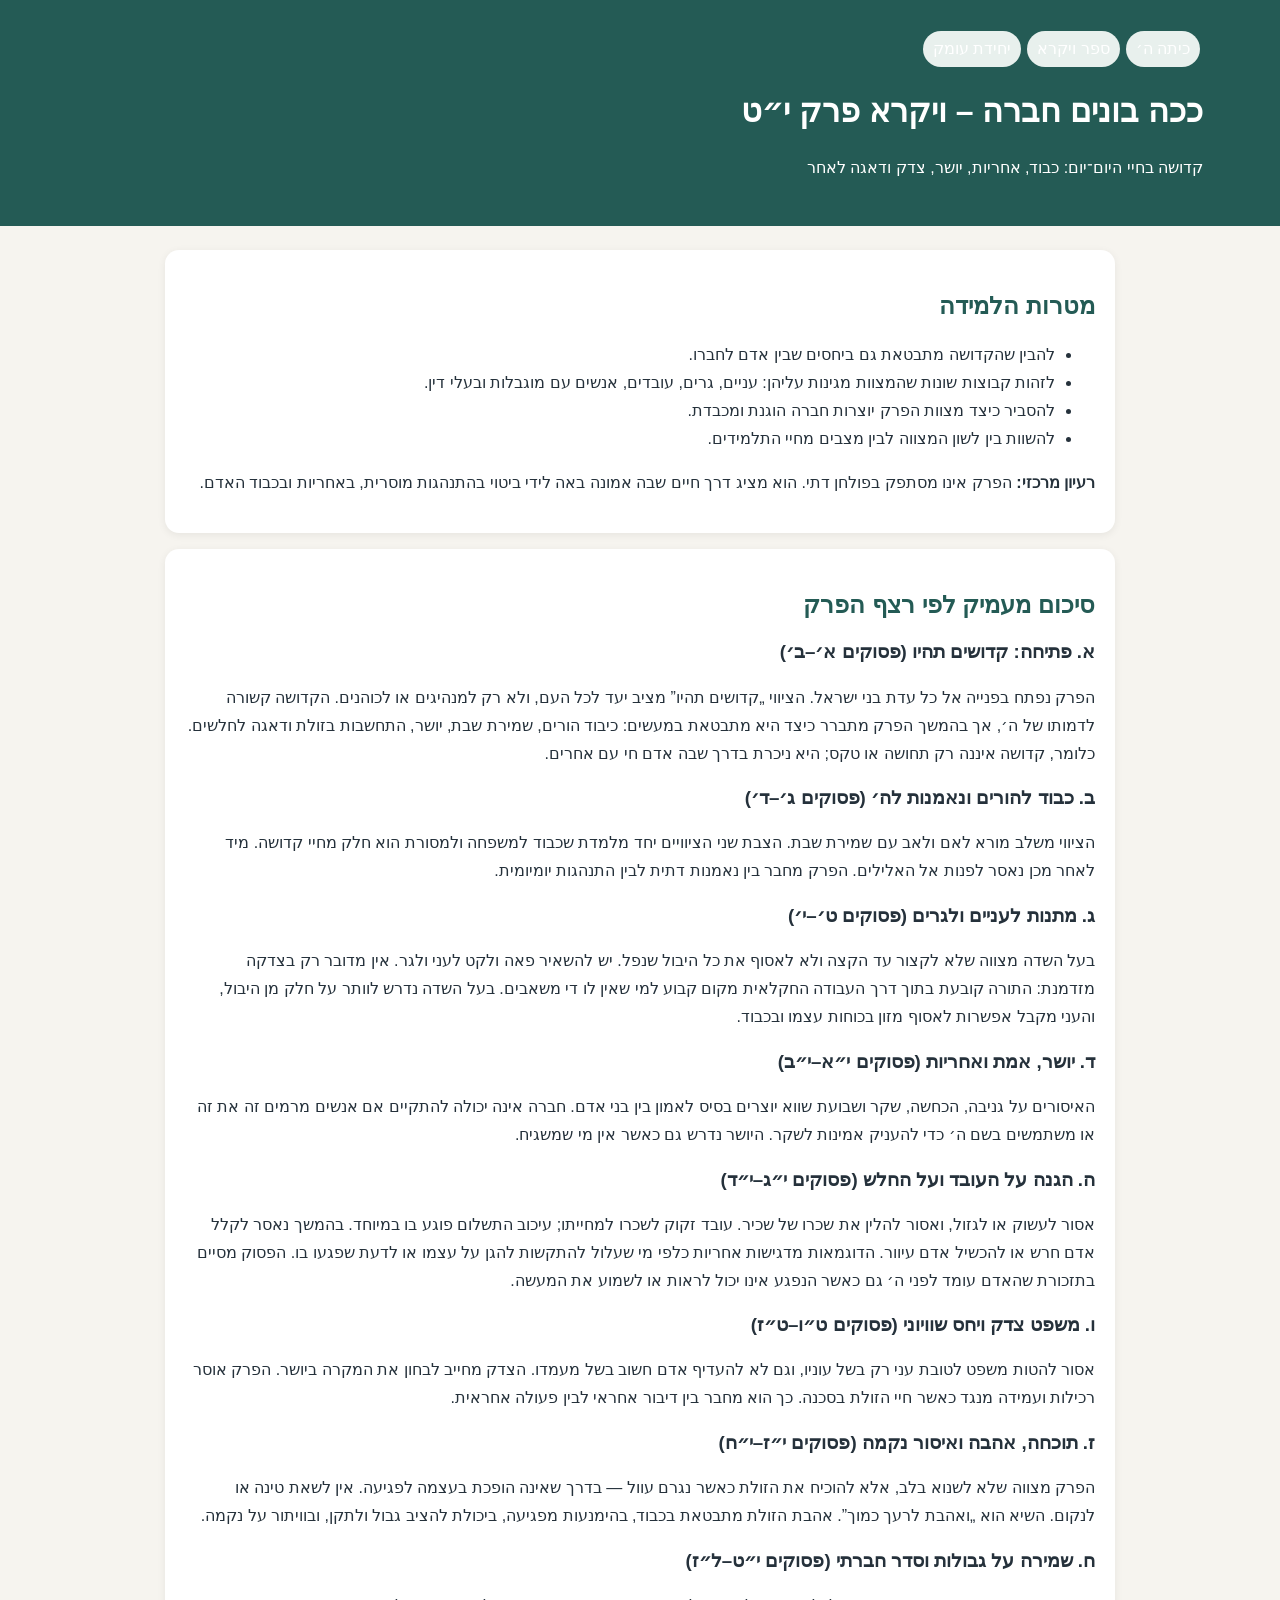
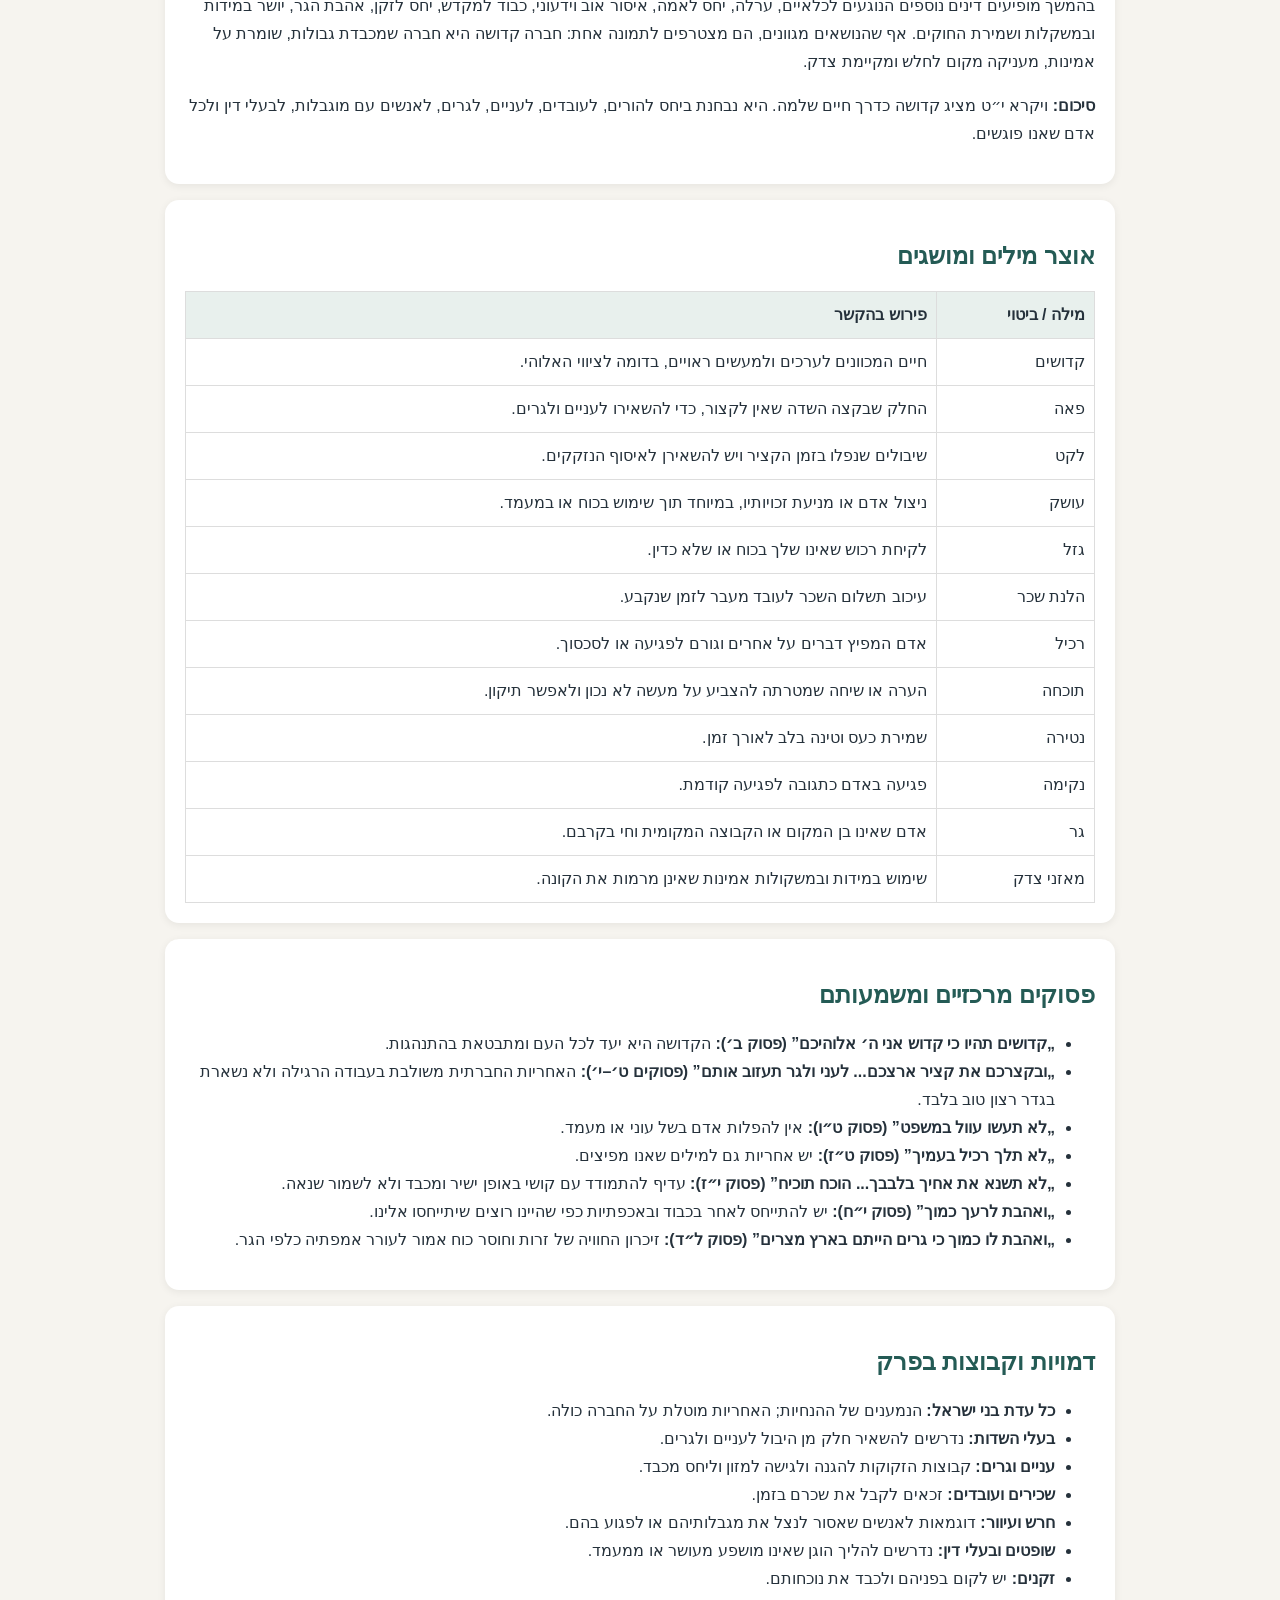
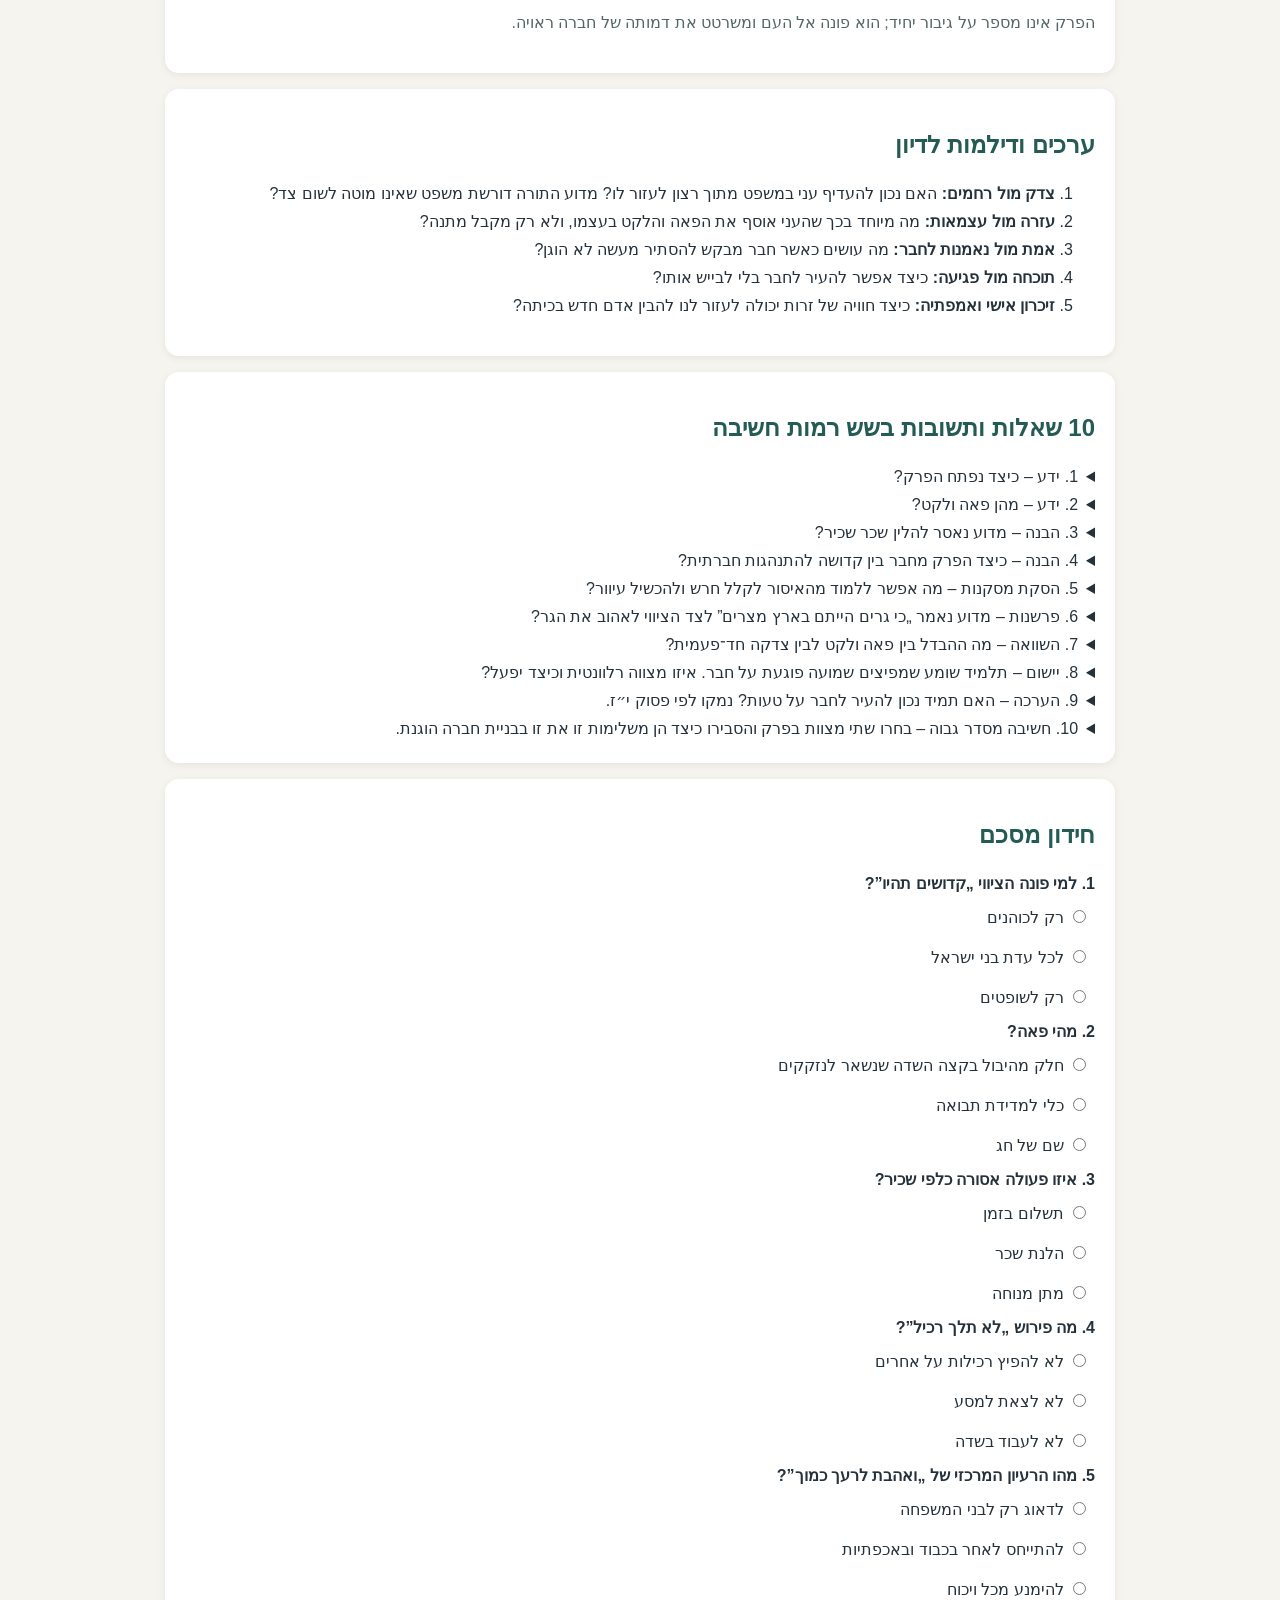
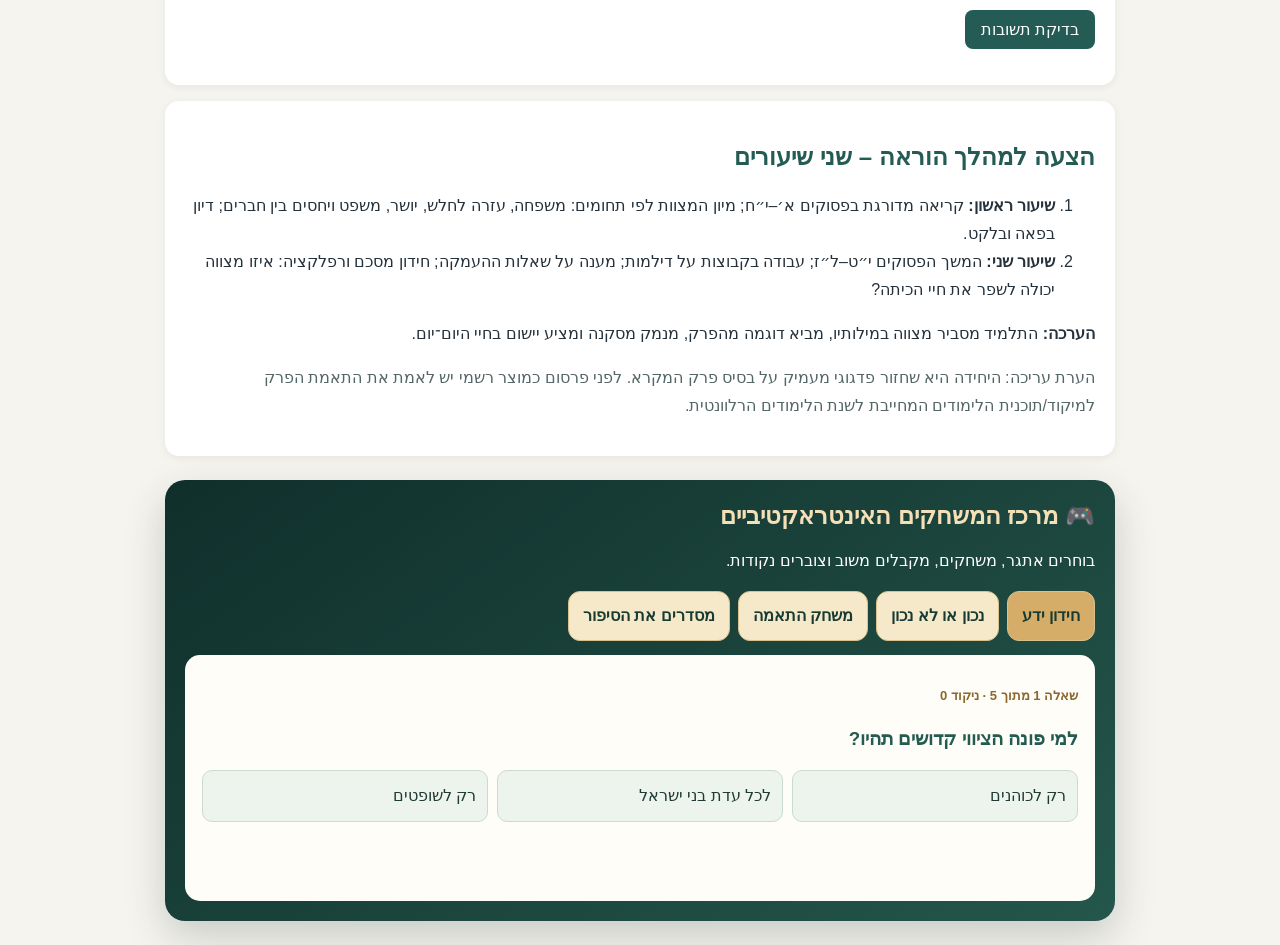
<file: grade5-leviticus-19.html>
<!doctype html><html lang="he" dir="rtl"><meta charset="utf-8"><meta name="viewport" content="width=device-width,initial-scale=1"><title>ויקרא י״ט – ככה בונים חברה</title>
<style>body{font-family:Arial,sans-serif;line-height:1.75;background:#f6f4ef;color:#25313b;margin:0}header{background:#245b55;color:white;padding:28px 6%;}main{max-width:950px;margin:24px auto;padding:0 16px}.card{background:white;border-radius:14px;padding:20px;margin:16px 0;box-shadow:0 2px 9px #0001}h1,h2,h3{line-height:1.3}h1{font-size:2rem}h2{color:#245b55}table{border-collapse:collapse;width:100%}td,th{border:1px solid #ddd;padding:9px;text-align:right}th{background:#e8f0ed}button{background:#245b55;color:white;border:0;border-radius:8px;padding:10px 16px;font-size:1rem;cursor:pointer}label{display:block;padding:6px} .tag{display:inline-block;background:#e8f0ed;padding:4px 10px;border-radius:20px;margin:3px} .answer{background:#f3f6f4;padding:10px;border-radius:8px;margin-top:6px} .muted{color:#566}</style>
<header><span class="tag">כיתה ה׳</span><span class="tag">ספר ויקרא</span><span class="tag">יחידת עומק</span><h1>ככה בונים חברה – ויקרא פרק י״ט</h1><p>קדושה בחיי היום־יום: כבוד, אחריות, יושר, צדק ודאגה לאחר</p></header><main>
<section class="card"><h2>מטרות הלמידה</h2><ul><li>להבין שהקדושה מתבטאת גם ביחסים שבין אדם לחברו.</li><li>לזהות קבוצות שונות שהמצוות מגינות עליהן: עניים, גרים, עובדים, אנשים עם מוגבלות ובעלי דין.</li><li>להסביר כיצד מצוות הפרק יוצרות חברה הוגנת ומכבדת.</li><li>להשוות בין לשון המצווה לבין מצבים מחיי התלמידים.</li></ul><p><b>רעיון מרכזי:</b> הפרק אינו מסתפק בפולחן דתי. הוא מציג דרך חיים שבה אמונה באה לידי ביטוי בהתנהגות מוסרית, באחריות ובכבוד האדם.</p></section>
<section class="card"><h2>סיכום מעמיק לפי רצף הפרק</h2>
<h3>א. פתיחה: קדושים תהיו (פסוקים א׳–ב׳)</h3><p>הפרק נפתח בפנייה אל כל עדת בני ישראל. הציווי „קדושים תהיו” מציב יעד לכל העם, ולא רק למנהיגים או לכוהנים. הקדושה קשורה לדמותו של ה׳, אך בהמשך הפרק מתברר כיצד היא מתבטאת במעשים: כיבוד הורים, שמירת שבת, יושר, התחשבות בזולת ודאגה לחלשים. כלומר, קדושה איננה רק תחושה או טקס; היא ניכרת בדרך שבה אדם חי עם אחרים.</p>
<h3>ב. כבוד להורים ונאמנות לה׳ (פסוקים ג׳–ד׳)</h3><p>הציווי משלב מורא לאם ולאב עם שמירת שבת. הצבת שני הציוויים יחד מלמדת שכבוד למשפחה ולמסורת הוא חלק מחיי קדושה. מיד לאחר מכן נאסר לפנות אל האלילים. הפרק מחבר בין נאמנות דתית לבין התנהגות יומיומית.</p>
<h3>ג. מתנות לעניים ולגרים (פסוקים ט׳–י׳)</h3><p>בעל השדה מצווה שלא לקצור עד הקצה ולא לאסוף את כל היבול שנפל. יש להשאיר פאה ולקט לעני ולגר. אין מדובר רק בצדקה מזדמנת: התורה קובעת בתוך דרך העבודה החקלאית מקום קבוע למי שאין לו די משאבים. בעל השדה נדרש לוותר על חלק מן היבול, והעני מקבל אפשרות לאסוף מזון בכוחות עצמו ובכבוד.</p>
<h3>ד. יושר, אמת ואחריות (פסוקים י״א–י״ב)</h3><p>האיסורים על גניבה, הכחשה, שקר ושבועת שווא יוצרים בסיס לאמון בין בני אדם. חברה אינה יכולה להתקיים אם אנשים מרמים זה את זה או משתמשים בשם ה׳ כדי להעניק אמינות לשקר. היושר נדרש גם כאשר אין מי שמשגיח.</p>
<h3>ה. הגנה על העובד ועל החלש (פסוקים י״ג–י״ד)</h3><p>אסור לעשוק או לגזול, ואסור להלין את שכרו של שכיר. עובד זקוק לשכרו למחייתו; עיכוב התשלום פוגע בו במיוחד. בהמשך נאסר לקלל אדם חרש או להכשיל אדם עיוור. הדוגמאות מדגישות אחריות כלפי מי שעלול להתקשות להגן על עצמו או לדעת שפגעו בו. הפסוק מסיים בתזכורת שהאדם עומד לפני ה׳ גם כאשר הנפגע אינו יכול לראות או לשמוע את המעשה.</p>
<h3>ו. משפט צדק ויחס שוויוני (פסוקים ט״ו–ט״ז)</h3><p>אסור להטות משפט לטובת עני רק בשל עוניו, וגם לא להעדיף אדם חשוב בשל מעמדו. הצדק מחייב לבחון את המקרה ביושר. הפרק אוסר רכילות ועמידה מנגד כאשר חיי הזולת בסכנה. כך הוא מחבר בין דיבור אחראי לבין פעולה אחראית.</p>
<h3>ז. תוכחה, אהבה ואיסור נקמה (פסוקים י״ז–י״ח)</h3><p>הפרק מצווה שלא לשנוא בלב, אלא להוכיח את הזולת כאשר נגרם עוול — בדרך שאינה הופכת בעצמה לפגיעה. אין לשאת טינה או לנקום. השיא הוא „ואהבת לרעך כמוך”. אהבת הזולת מתבטאת בכבוד, בהימנעות מפגיעה, ביכולת להציב גבול ולתקן, ובוויתור על נקמה.</p>
<h3>ח. שמירה על גבולות וסדר חברתי (פסוקים י״ט–ל״ז)</h3><p>בהמשך מופיעים דינים נוספים הנוגעים לכלאיים, ערלה, יחס לאמה, איסור אוב וידעוני, כבוד למקדש, יחס לזקן, אהבת הגר, יושר במידות ובמשקלות ושמירת החוקים. אף שהנושאים מגוונים, הם מצטרפים לתמונה אחת: חברה קדושה היא חברה שמכבדת גבולות, שומרת על אמינות, מעניקה מקום לחלש ומקיימת צדק.</p>
<p><b>סיכום:</b> ויקרא י״ט מציג קדושה כדרך חיים שלמה. היא נבחנת ביחס להורים, לעובדים, לעניים, לגרים, לאנשים עם מוגבלות, לבעלי דין ולכל אדם שאנו פוגשים.</p></section>
<section class="card"><h2>אוצר מילים ומושגים</h2><table><tr><th>מילה / ביטוי</th><th>פירוש בהקשר</th></tr><tr><td>קדושים</td><td>חיים המכוונים לערכים ולמעשים ראויים, בדומה לציווי האלוהי.</td></tr><tr><td>פאה</td><td>החלק שבקצה השדה שאין לקצור, כדי להשאירו לעניים ולגרים.</td></tr><tr><td>לקט</td><td>שיבולים שנפלו בזמן הקציר ויש להשאירן לאיסוף הנזקקים.</td></tr><tr><td>עושק</td><td>ניצול אדם או מניעת זכויותיו, במיוחד תוך שימוש בכוח או במעמד.</td></tr><tr><td>גזל</td><td>לקיחת רכוש שאינו שלך בכוח או שלא כדין.</td></tr><tr><td>הלנת שכר</td><td>עיכוב תשלום השכר לעובד מעבר לזמן שנקבע.</td></tr><tr><td>רכיל</td><td>אדם המפיץ דברים על אחרים וגורם לפגיעה או לסכסוך.</td></tr><tr><td>תוכחה</td><td>הערה או שיחה שמטרתה להצביע על מעשה לא נכון ולאפשר תיקון.</td></tr><tr><td>נטירה</td><td>שמירת כעס וטינה בלב לאורך זמן.</td></tr><tr><td>נקימה</td><td>פגיעה באדם כתגובה לפגיעה קודמת.</td></tr><tr><td>גר</td><td>אדם שאינו בן המקום או הקבוצה המקומית וחי בקרבם.</td></tr><tr><td>מאזני צדק</td><td>שימוש במידות ובמשקולות אמינות שאינן מרמות את הקונה.</td></tr></table></section>
<section class="card"><h2>פסוקים מרכזיים ומשמעותם</h2><ul><li><b>„קדושים תהיו כי קדוש אני ה׳ אלוהיכם” (פסוק ב׳):</b> הקדושה היא יעד לכל העם ומתבטאת בהתנהגות.</li><li><b>„ובקצרכם את קציר ארצכם... לעני ולגר תעזוב אותם” (פסוקים ט׳–י׳):</b> האחריות החברתית משולבת בעבודה הרגילה ולא נשארת בגדר רצון טוב בלבד.</li><li><b>„לא תעשו עוול במשפט” (פסוק ט״ו):</b> אין להפלות אדם בשל עוני או מעמד.</li><li><b>„לא תלך רכיל בעמיך” (פסוק ט״ז):</b> יש אחריות גם למילים שאנו מפיצים.</li><li><b>„לא תשנא את אחיך בלבבך... הוכח תוכיח” (פסוק י״ז):</b> עדיף להתמודד עם קושי באופן ישיר ומכבד ולא לשמור שנאה.</li><li><b>„ואהבת לרעך כמוך” (פסוק י״ח):</b> יש להתייחס לאחר בכבוד ובאכפתיות כפי שהיינו רוצים שיתייחסו אלינו.</li><li><b>„ואהבת לו כמוך כי גרים הייתם בארץ מצרים” (פסוק ל״ד):</b> זיכרון החוויה של זרות וחוסר כוח אמור לעורר אמפתיה כלפי הגר.</li></ul></section>
<section class="card"><h2>דמויות וקבוצות בפרק</h2><ul><li><b>כל עדת בני ישראל:</b> הנמענים של ההנחיות; האחריות מוטלת על החברה כולה.</li><li><b>בעלי השדות:</b> נדרשים להשאיר חלק מן היבול לעניים ולגרים.</li><li><b>עניים וגרים:</b> קבוצות הזקוקות להגנה ולגישה למזון וליחס מכבד.</li><li><b>שכירים ועובדים:</b> זכאים לקבל את שכרם בזמן.</li><li><b>חרש ועיוור:</b> דוגמאות לאנשים שאסור לנצל את מגבלותיהם או לפגוע בהם.</li><li><b>שופטים ובעלי דין:</b> נדרשים להליך הוגן שאינו מושפע מעושר או ממעמד.</li><li><b>זקנים:</b> יש לקום בפניהם ולכבד את נוכחותם.</li></ul><p class="muted">הפרק אינו מספר על גיבור יחיד; הוא פונה אל העם ומשרטט את דמותה של חברה ראויה.</p></section>
<section class="card"><h2>ערכים ודילמות לדיון</h2><ol><li><b>צדק מול רחמים:</b> האם נכון להעדיף עני במשפט מתוך רצון לעזור לו? מדוע התורה דורשת משפט שאינו מוטה לשום צד?</li><li><b>עזרה מול עצמאות:</b> מה מיוחד בכך שהעני אוסף את הפאה והלקט בעצמו, ולא רק מקבל מתנה?</li><li><b>אמת מול נאמנות לחבר:</b> מה עושים כאשר חבר מבקש להסתיר מעשה לא הוגן?</li><li><b>תוכחה מול פגיעה:</b> כיצד אפשר להעיר לחבר בלי לבייש אותו?</li><li><b>זיכרון אישי ואמפתיה:</b> כיצד חוויה של זרות יכולה לעזור לנו להבין אדם חדש בכיתה?</li></ol></section>
<section class="card"><h2>10 שאלות ותשובות בשש רמות חשיבה</h2>
<details><summary>1. ידע – כיצד נפתח הפרק?</summary><div class="answer">בציווי „קדושים תהיו”, הפונה אל כל עדת בני ישראל.</div></details>
<details><summary>2. ידע – מהן פאה ולקט?</summary><div class="answer">פאה היא התוצרת שבקצה השדה שנשארת לעניים ולגרים; לקט הוא השיבולים שנופלות בזמן הקציר ונשארות לאיסוף.</div></details>
<details><summary>3. הבנה – מדוע נאסר להלין שכר שכיר?</summary><div class="answer">מפני שהעובד זכאי לקבל את שכרו בזמן, והוא עשוי להיות תלוי בו לצרכיו הבסיסיים. עיכוב השכר מנצל את כוחו של המעסיק.</div></details>
<details><summary>4. הבנה – כיצד הפרק מחבר בין קדושה להתנהגות חברתית?</summary><div class="answer">הוא מציג לצד מצוות דתיות גם חובות של יושר, צדק, כבוד, עזרה לחלש ואהבת הזולת. מכאן שקדושה ניכרת במעשים שבין אדם לחברו.</div></details>
<details><summary>5. הסקת מסקנות – מה אפשר ללמוד מהאיסור לקלל חרש ולהכשיל עיוור?</summary><div class="answer">אסור לנצל חולשה או מגבלה של אדם, גם אם הוא אינו יכול לשמוע או לראות את הפגיעה. האחריות המוסרית קיימת גם כשאין חשש שהנפגע יגלה.</div></details>
<details><summary>6. פרשנות – מדוע נאמר „כי גרים הייתם בארץ מצרים” לצד הציווי לאהוב את הגר?</summary><div class="answer">הזיכרון של בני ישראל כזרים וחסרי כוח במצרים אמור לעורר הבנה ואמפתיה כלפי מי שחי כזר בחברה. ניסיון העבר הופך לבסיס לאחריות בהווה.</div></details>
<details><summary>7. השוואה – מה ההבדל בין פאה ולקט לבין צדקה חד־פעמית?</summary><div class="answer">פאה ולקט הם הסדר קבוע המחייב את בעל השדה כחלק מעבודתו. צדקה חד־פעמית תלויה בהחלטה רגעית של הנותן. המצווה יוצרת זכות ומנגנון חברתי קבוע.</div></details>
<details><summary>8. יישום – תלמיד שומע שמפיצים שמועה פוגעת על חבר. איזו מצווה רלוונטית וכיצד יפעל?</summary><div class="answer">האיסור על רכילות והחובה לאהוב את הזולת. עליו לא להפיץ את השמועה, לעצור את הפגיעה בדרך בטוחה, ולפנות למבוגר אם נדרש.</div></details>
<details><summary>9. הערכה – האם תמיד נכון להעיר לחבר על טעות? נמקו לפי פסוק י״ז.</summary><div class="answer">אפשר ורצוי להתמודד עם מעשה פוגע, אך התוכחה צריכה להיות מכבדת, עניינית ומכוונת לתיקון, ולא להשפלה או לנקמה.</div></details>
<details><summary>10. חשיבה מסדר גבוה – בחרו שתי מצוות בפרק והסבירו כיצד הן משלימות זו את זו בבניית חברה הוגנת.</summary><div class="answer">תשובה אפשרית: השארת פאה ולקט דואגת למזון של מי שאין לו, ואיסור הלנת שכר מגן על זכויות העובד. שתיהן מגבילות ניצול ומבטאות אחריות כלפי מי שכוחו חלש יותר. ניתן לקבל תשובות מנומקות נוספות.</div></details>
</section>
<section class="card"><h2>חידון מסכם</h2><form id="quiz">
<div class="q"><b>1. למי פונה הציווי „קדושים תהיו”?</b><label><input type="radio" name="q0" value="0"> רק לכוהנים</label><label><input type="radio" name="q0" value="1"> לכל עדת בני ישראל</label><label><input type="radio" name="q0" value="2"> רק לשופטים</label></div>
<div class="q"><b>2. מהי פאה?</b><label><input type="radio" name="q1" value="0"> חלק מהיבול בקצה השדה שנשאר לנזקקים</label><label><input type="radio" name="q1" value="1"> כלי למדידת תבואה</label><label><input type="radio" name="q1" value="2"> שם של חג</label></div>
<div class="q"><b>3. איזו פעולה אסורה כלפי שכיר?</b><label><input type="radio" name="q2" value="0"> תשלום בזמן</label><label><input type="radio" name="q2" value="1"> הלנת שכר</label><label><input type="radio" name="q2" value="2"> מתן מנוחה</label></div>
<div class="q"><b>4. מה פירוש „לא תלך רכיל”?</b><label><input type="radio" name="q3" value="0"> לא להפיץ רכילות על אחרים</label><label><input type="radio" name="q3" value="1"> לא לצאת למסע</label><label><input type="radio" name="q3" value="2"> לא לעבוד בשדה</label></div>
<div class="q"><b>5. מהו הרעיון המרכזי של „ואהבת לרעך כמוך”?</b><label><input type="radio" name="q4" value="0"> לדאוג רק לבני המשפחה</label><label><input type="radio" name="q4" value="1"> להתייחס לאחר בכבוד ובאכפתיות</label><label><input type="radio" name="q4" value="2"> להימנע מכל ויכוח</label></div>
<button type="button" onclick="gradeQuiz()">בדיקת תשובות</button><p id="result" aria-live="polite"></p></form></section>
<section class="card"><h2>הצעה למהלך הוראה – שני שיעורים</h2><ol><li><b>שיעור ראשון:</b> קריאה מדורגת בפסוקים א׳–י״ח; מיון המצוות לפי תחומים: משפחה, עזרה לחלש, יושר, משפט ויחסים בין חברים; דיון בפאה ובלקט.</li><li><b>שיעור שני:</b> המשך הפסוקים י״ט–ל״ז; עבודה בקבוצות על דילמות; מענה על שאלות ההעמקה; חידון מסכם ורפלקציה: איזו מצווה יכולה לשפר את חיי הכיתה?</li></ol><p><b>הערכה:</b> התלמיד מסביר מצווה במילותיו, מביא דוגמה מהפרק, מנמק מסקנה ומציע יישום בחיי היום־יום.</p><p class="muted">הערת עריכה: היחידה היא שחזור פדגוגי מעמיק על בסיס פרק המקרא. לפני פרסום כמוצר רשמי יש לאמת את התאמת הפרק למיקוד/תוכנית הלימודים המחייבת לשנת הלימודים הרלוונטית.</p></section>
</main><script>function gradeQuiz(){let a=[1,0,1,0,1],s=0;for(let i=0;i<a.length;i++){let x=document.querySelector('input[name="q'+i+'"]:checked');if(x&&+x.value===a[i])s++}document.getElementById('result').textContent='ענית נכון על '+s+' מתוך 5. '+(s===5?'מצוין!':s>=3?'עבודה טובה. כדאי לחזור על הנושאים שבהם טעית.':'כדאי לקרוא שוב את הסיכום ולנסות פעם נוספת.');}</script><script src="interactive-games.js?v=1"></script></html>
</file>
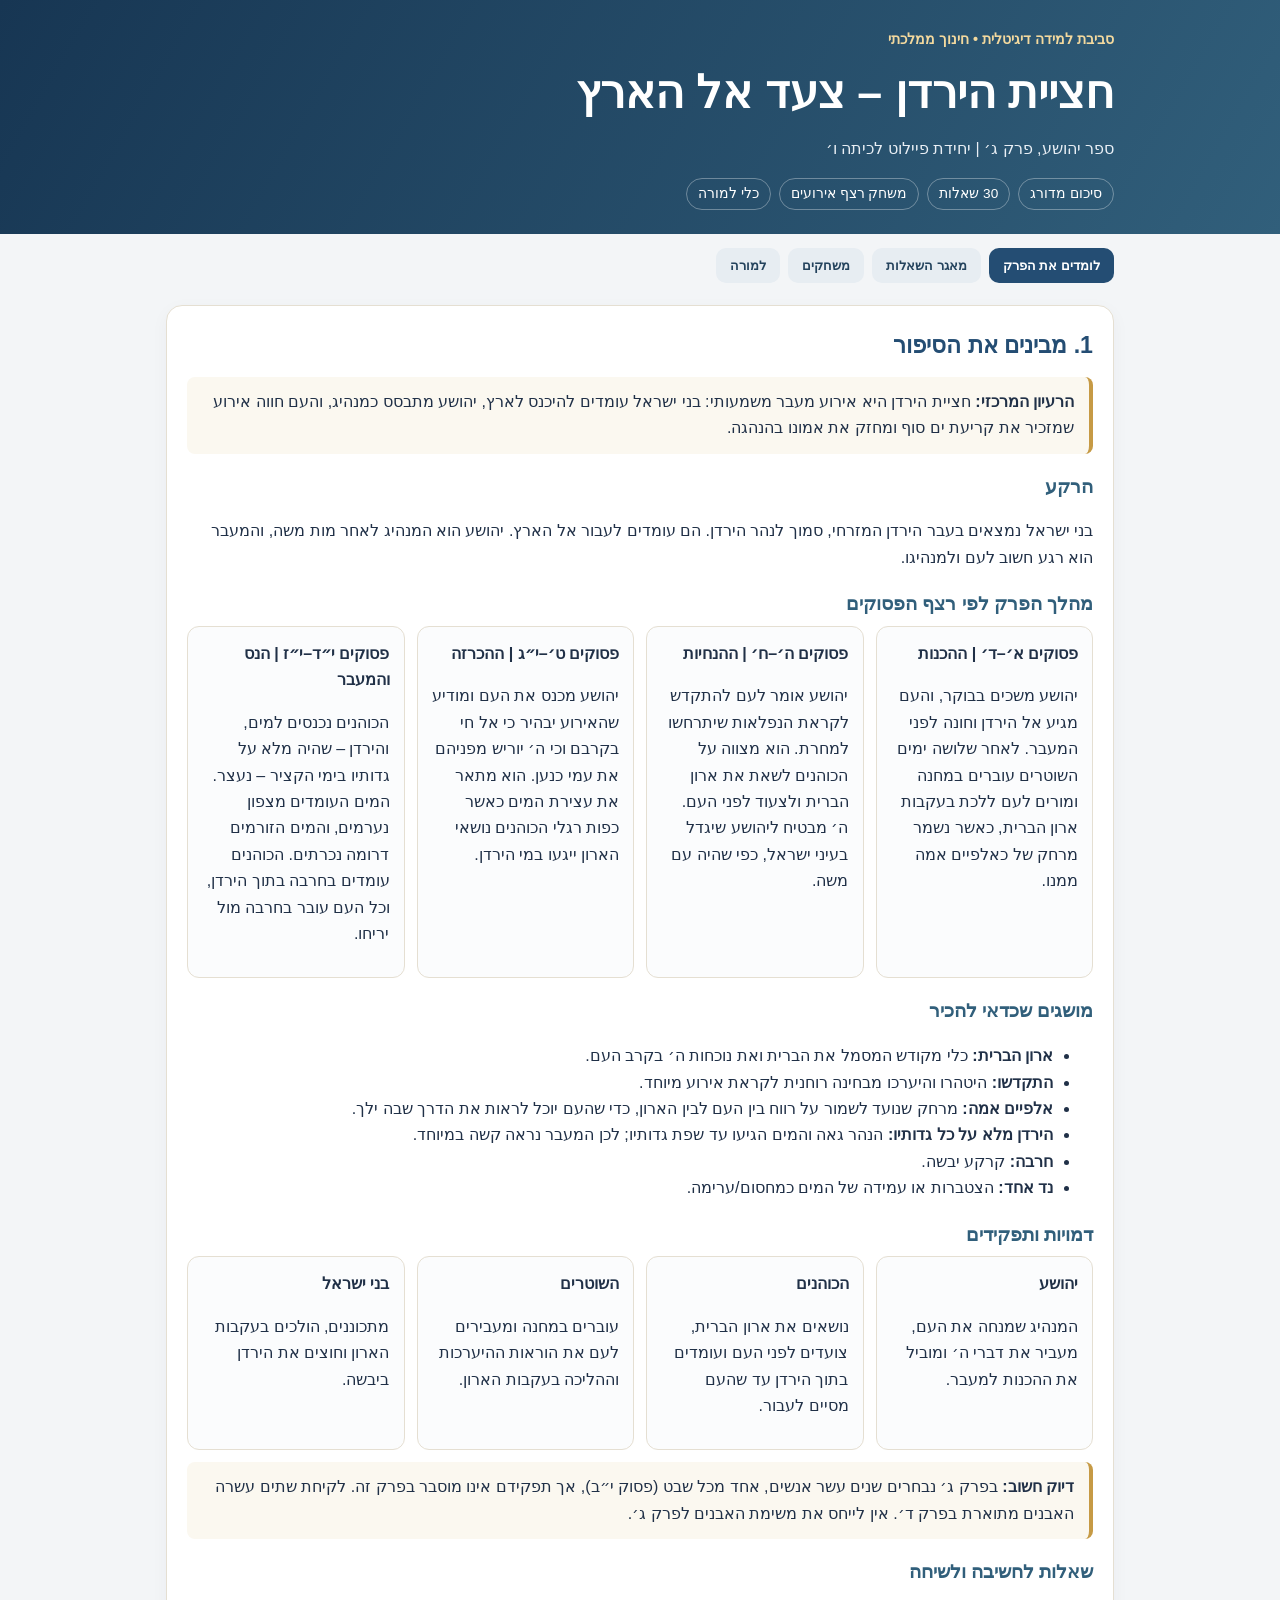
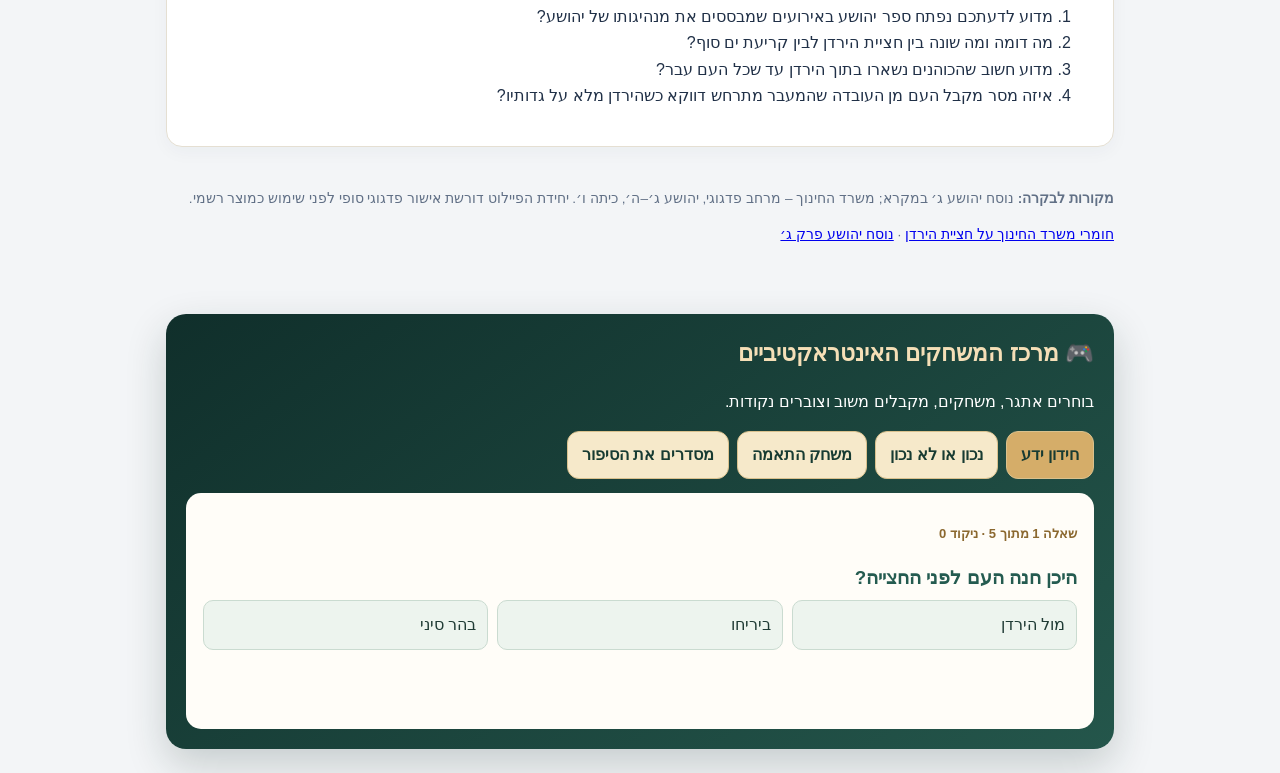
<file: grade6-joshua-3.html>
<!doctype html>
<html lang="he" dir="rtl">
<head>
<meta charset="utf-8">
<meta name="viewport" content="width=device-width, initial-scale=1">
<title>לומדים תנ״ך לעומק | יהושע פרק ג׳</title>
<style>
:root{--ink:#203047;--muted:#617086;--blue:#244d73;--gold:#c69a45;--paper:#fbf8f0;--line:#e5dfd2;--green:#e8f2e9;--red:#f8e9e6}
*{box-sizing:border-box}body{margin:0;background:#f3f5f7;color:var(--ink);font-family:Arial,"Noto Sans Hebrew",sans-serif;line-height:1.65}
header{background:linear-gradient(120deg,#173653,#315f7b);color:white;padding:28px 18px 24px}
.wrap{max-width:980px;margin:auto;padding:0 16px}
.kicker{color:#f3d99e;font-size:.9rem;font-weight:bold}
h1{font-size:clamp(1.8rem,5vw,2.8rem);margin:4px 0}
header p{margin:6px 0 0;color:#e9eff5}
.meta{display:flex;gap:8px;flex-wrap:wrap;margin-top:16px}
.pill{border:1px solid #ffffff55;border-radius:99px;padding:4px 11px;font-size:.85rem}
nav{display:flex;gap:8px;overflow:auto;padding:14px 0}
nav button,.btn{border:0;border-radius:10px;padding:10px 14px;background:#e7edf2;color:#24435d;font-weight:bold;cursor:pointer;white-space:nowrap}
nav button.active,.btn.primary{background:var(--blue);color:white}
main{padding-bottom:44px}.panel{display:none;background:white;border:1px solid var(--line);border-radius:16px;padding:20px;margin:8px 0 18px;box-shadow:0 5px 18px #18334a0a}
.panel.active{display:block}
h2{margin:0 0 12px;font-size:1.45rem;color:#244d73}
h3{color:#315f7b;margin:18px 0 6px}
.callout{background:var(--paper);border-right:4px solid var(--gold);padding:12px 15px;border-radius:8px;margin:12px 0}
.grid{display:grid;grid-template-columns:repeat(auto-fit,minmax(210px,1fr));gap:12px}
.card{background:#fbfcfd;border:1px solid var(--line);border-radius:12px;padding:14px}
.small{font-size:.9rem;color:var(--muted)}
.question{border-top:1px solid var(--line);padding:16px 0}
.question:first-child{border-top:0}
.level{display:inline-block;font-size:.78rem;padding:3px 9px;border-radius:20px;background:#edf2f6;color:#31536c;margin-bottom:6px}
.options{display:grid;gap:7px;margin:10px 0}
.options button{border:1px solid #d6dee5;border-radius:9px;padding:10px;text-align:right;background:white;color:var(--ink);cursor:pointer}
.options button:hover{border-color:var(--blue);background:#f6f9fb}
.options button.correct{background:var(--green);border-color:#77a77c}
.options button.wrong{background:var(--red);border-color:#c77b70}
.feedback{display:none;padding:10px 12px;border-radius:9px;background:#f2f5f7;margin-top:8px}
.feedback.show{display:block}
textarea{width:100%;min-height:80px;border:1px solid #ccd5dc;border-radius:9px;padding:10px;font:inherit}
details{background:#f8fafb;border:1px solid var(--line);border-radius:9px;padding:10px;margin-top:8px}
summary{cursor:pointer;font-weight:bold}
.progress{height:8px;background:#e8edf1;border-radius:99px;overflow:hidden;margin:10px 0}
.progress span{display:block;height:100%;width:0;background:#4d8763;transition:width .2s}
.sort-list{display:grid;gap:8px;counter-reset:item}
.sort-item{padding:11px;border:1px solid var(--line);border-radius:9px;background:#fff;display:flex;align-items:center;gap:8px}
.sort-item select{margin-right:auto;padding:6px;border:1px solid #cbd5dd;border-radius:7px}
footer{color:var(--muted);font-size:.85rem;padding:10px 0 30px}
@media print{header,nav,.no-print,footer{display:none!important}body{background:white}.panel{display:block!important;border:0;box-shadow:none;page-break-inside:avoid}.question{page-break-inside:avoid}}
</style>
</head>
<body>
<header>
<div class="wrap">
<div class="kicker">סביבת למידה דיגיטלית • חינוך ממלכתי</div>
<h1>חציית הירדן – צעד אל הארץ</h1>
<p>ספר יהושע, פרק ג׳ | יחידת פיילוט לכיתה ו׳</p>
<div class="meta"><span class="pill">סיכום מדורג</span><span class="pill">30 שאלות</span><span class="pill">משחק רצף אירועים</span><span class="pill">כלי למורה</span></div>
</div>
</header>
<main class="wrap">
<nav class="no-print">
<button class="active" data-tab="learn">לומדים את הפרק</button>
<button data-tab="quiz">מאגר השאלות</button>
<button data-tab="game">משחקים</button>
<button data-tab="teacher">למורה</button>
</nav>

<section id="learn" class="panel active">
<h2>1. מבינים את הסיפור</h2>
<div class="callout"><b>הרעיון המרכזי:</b> חציית הירדן היא אירוע מעבר משמעותי: בני ישראל עומדים להיכנס לארץ, יהושע מתבסס כמנהיג, והעם חווה אירוע שמזכיר את קריעת ים סוף ומחזק את אמונו בהנהגה.</div>
<h3>הרקע</h3>
<p>בני ישראל נמצאים בעבר הירדן המזרחי, סמוך לנהר הירדן. הם עומדים לעבור אל הארץ. יהושע הוא המנהיג לאחר מות משה, והמעבר הוא רגע חשוב לעם ולמנהיגו.</p>
<h3>מהלך הפרק לפי רצף הפסוקים</h3>
<div class="grid">
<div class="card"><b>פסוקים א׳–ד׳ | ההכנות</b><p>יהושע משכים בבוקר, והעם מגיע אל הירדן וחונה לפני המעבר. לאחר שלושה ימים השוטרים עוברים במחנה ומורים לעם ללכת בעקבות ארון הברית, כאשר נשמר מרחק של כאלפיים אמה ממנו.</p></div>
<div class="card"><b>פסוקים ה׳–ח׳ | ההנחיות</b><p>יהושע אומר לעם להתקדש לקראת הנפלאות שיתרחשו למחרת. הוא מצווה על הכוהנים לשאת את ארון הברית ולצעוד לפני העם. ה׳ מבטיח ליהושע שיגדל בעיני ישראל, כפי שהיה עם משה.</p></div>
<div class="card"><b>פסוקים ט׳–י״ג | ההכרזה</b><p>יהושע מכנס את העם ומודיע שהאירוע יבהיר כי אל חי בקרבם וכי ה׳ יוריש מפניהם את עמי כנען. הוא מתאר את עצירת המים כאשר כפות רגלי הכוהנים נושאי הארון ייגעו במי הירדן.</p></div>
<div class="card"><b>פסוקים י״ד–י״ז | הנס והמעבר</b><p>הכוהנים נכנסים למים, והירדן – שהיה מלא על גדותיו בימי הקציר – נעצר. המים העומדים מצפון נערמים, והמים הזורמים דרומה נכרתים. הכוהנים עומדים בחרבה בתוך הירדן, וכל העם עובר בחרבה מול יריחו.</p></div>
</div>
<h3>מושגים שכדאי להכיר</h3>
<ul>
<li><b>ארון הברית:</b> כלי מקודש המסמל את הברית ואת נוכחות ה׳ בקרב העם.</li>
<li><b>התקדשו:</b> היטהרו והיערכו מבחינה רוחנית לקראת אירוע מיוחד.</li>
<li><b>אלפיים אמה:</b> מרחק שנועד לשמור על רווח בין העם לבין הארון, כדי שהעם יוכל לראות את הדרך שבה ילך.</li>
<li><b>הירדן מלא על כל גדותיו:</b> הנהר גאה והמים הגיעו עד שפת גדותיו; לכן המעבר נראה קשה במיוחד.</li>
<li><b>חרבה:</b> קרקע יבשה.</li>
<li><b>נד אחד:</b> הצטברות או עמידה של המים כמחסום/ערימה.</li>
</ul>
<h3>דמויות ותפקידים</h3>
<div class="grid">
<div class="card"><b>יהושע</b><p>המנהיג שמנחה את העם, מעביר את דברי ה׳ ומוביל את ההכנות למעבר.</p></div>
<div class="card"><b>הכוהנים</b><p>נושאים את ארון הברית, צועדים לפני העם ועומדים בתוך הירדן עד שהעם מסיים לעבור.</p></div>
<div class="card"><b>השוטרים</b><p>עוברים במחנה ומעבירים לעם את הוראות ההיערכות וההליכה בעקבות הארון.</p></div>
<div class="card"><b>בני ישראל</b><p>מתכוננים, הולכים בעקבות הארון וחוצים את הירדן ביבשה.</p></div>
</div>
<div class="callout"><b>דיוק חשוב:</b> בפרק ג׳ נבחרים שנים עשר אנשים, אחד מכל שבט (פסוק י״ב), אך תפקידם אינו מוסבר בפרק זה. לקיחת שתים עשרה האבנים מתוארת בפרק ד׳. אין לייחס את משימת האבנים לפרק ג׳.</div>
<h3>שאלות לחשיבה ולשיחה</h3>
<ol>
<li>מדוע לדעתכם נפתח ספר יהושע באירועים שמבססים את מנהיגותו של יהושע?</li>
<li>מה דומה ומה שונה בין חציית הירדן לבין קריעת ים סוף?</li>
<li>מדוע חשוב שהכוהנים נשארו בתוך הירדן עד שכל העם עבר?</li>
<li>איזה מסר מקבל העם מן העובדה שהמעבר מתרחש דווקא כשהירדן מלא על גדותיו?</li>
</ol>
</section>

<section id="quiz" class="panel">
<h2>2. מאגר שאלות – 30 שאלות</h2>
<p class="small">השאלות מחולקות לרמות חשיבה. בשאלות הסגורות אפשר לבדוק תשובה ולקבל הסבר. בשאלות הפתוחות מוצגים כיווני תשובה למורה.</p>
<div class="progress"><span id="bar"></span></div><p id="scoreline" class="small">טרם נבדקו תשובות.</p>
<div id="questions"></div>
</section>

<section id="game" class="panel">
<h2>3. משחק – מסדרים את המעבר</h2>
<p>בחרו לכל אירוע את המקום הנכון ברצף. לאחר מכן לחצו על בדיקת הסדר.</p>
<div id="sortgame" class="sort-list"></div>
<button class="btn primary" onclick="checkSort()">בדיקת הסדר</button>
<p id="sortfeedback" aria-live="polite"></p>
<h3>אתגר חוקר התנ״ך</h3>
<div class="card">
<p><b>משימת הסבר:</b> הסבירו כיצד חציית הירדן מחזקת את מעמדו של יהושע כמנהיג.</p>
<textarea placeholder="כתבו כאן את תשובתכם..."></textarea>
<details><summary>הצגת כיווני תשובה</summary>
<p>אפשר לציין שה׳ מבטיח ליהושע כי יגדל בעיני ישראל; האירוע מתרחש לעיני העם; יהושע מוסר את ההנחיות ומוביל את ההיערכות; והנס מזכיר לעם את התמיכה האלוהית שהייתה במשה.</p></details>
</div>
</section>

<section id="teacher" class="panel">
<h2>4. אזור למורה</h2>
<div class="grid">
<div class="card"><b>מטרות למידה</b><ul><li>שחזור רצף האירועים בפרק.</li><li>הבנת תפקידם של יהושע, הכוהנים והשוטרים.</li><li>הסבר משמעות ארון הברית והמרחק ממנו.</li><li>הסקת מסקנות על מנהיגות ואמונה מתוך הכתוב.</li><li>ביסוס תשובה באמצעות פסוקים.</li></ul></div>
<div class="card"><b>הצעה להערכה</b><ul><li>ידע ואיתור פרטים – 30%.</li><li>הבנה ורצף – 25%.</li><li>הסקה ופרשנות – 25%.</li><li>נימוק וביסוס בפסוקים – 20%.</li></ul></div>
</div>
<h3>מחוון לשאלות פתוחות</h3>
<table style="width:100%;border-collapse:collapse">
<tr><th style="text-align:right;border-bottom:1px solid #ddd;padding:8px">רמה</th><th style="text-align:right;border-bottom:1px solid #ddd;padding:8px">מאפייני התשובה</th></tr>
<tr><td style="padding:8px;border-bottom:1px solid #eee">מלאה</td><td style="padding:8px;border-bottom:1px solid #eee">תשובה מדויקת, הסבר ברור והסתמכות על פרט או פסוק מתאים.</td></tr>
<tr><td style="padding:8px;border-bottom:1px solid #eee">חלקית</td><td style="padding:8px;border-bottom:1px solid #eee">רעיון נכון אך חסר הסבר או ביסוס.</td></tr>
<tr><td style="padding:8px;border-bottom:1px solid #eee">ראשונית</td><td style="padding:8px;border-bottom:1px solid #eee">תשובה כללית, לא מדויקת או שאינה מתייחסת לשאלה.</td></tr>
</table>
<p class="small">אפשר להדפיס את היחידה או לשמור אותה כקובץ PDF באמצעות אפשרות ההדפסה של הדפדפן.</p>
<button class="btn primary no-print" onclick="window.print()">הדפסה / שמירה כ-PDF</button>
</section>
<footer>
<p><b>מקורות לבקרה:</b> נוסח יהושע ג׳ במקרא; משרד החינוך – מרחב פדגוגי, יהושע ג׳–ה׳, כיתה ו׳. יחידת הפיילוט דורשת אישור פדגוגי סופי לפני שימוש כמוצר רשמי.</p>
<p><a href="https://pop.education.gov.il/tchumey_daat/tanach_mamlachti/yesodi/noseem_nilmadim/haziyat-yarden/" target="_blank" rel="noopener">חומרי משרד החינוך על חציית הירדן</a> · <a href="https://he.wikisource.org/wiki/יהושע_ג" target="_blank" rel="noopener">נוסח יהושע פרק ג׳</a></p>
</footer>
</div>
</main>
<script>
const qs=[
["איתור מידע","מאין יצאו בני ישראל בתחילת הפרק?",["מהשיטים","מיריחו","מירושלים"],0,"פסוק א׳ מציין שיהושע והעם נסעו מהשיטים אל הירדן.","פסוק א׳"],
["איתור מידע","לאן הגיעו בני ישראל וחיכו לפני המעבר?",["אל נהר הירדן","אל ים סוף","אל הר סיני"],0,"העם הגיע עד הירדן ולן שם לפני שעברו.","פסוק א׳"],
["איתור מידע","מי עברו בקרב המחנה לאחר שלושת הימים?",["השוטרים","המרגלים","הכוהנים"],0,"השוטרים עברו במחנה והעבירו את ההוראות.","פסוק ב׳"],
["הבנת הוראות","אחרי מי נצטוו בני ישראל ללכת?",["אחרי ארון הברית שנשאו הכוהנים","אחרי יהושע לבדו","אחרי השוטרים"],0,"העם נצטווה ללכת בעקבות ארון הברית.","פסוק ג׳"],
["איתור מידע","מה היה המרחק שנקבע בין העם לבין הארון?",["כאלפיים אמה","כמאה אמה","עשרת אלפים אמה"],0,"המרחק המתואר הוא כאלפיים אמה.","פסוק ד׳"],
["הבנת משמעות","מדוע נאמר לעם לשמור מרחק מהארון?",["כדי שיוכלו לדעת את הדרך שבה ילכו","כדי שלא יראו את הכוהנים","כדי להישאר במחנה"],0,"הכתוב מסביר שהמרחק נועד לאפשר לעם לדעת את הדרך, כי לא עברו בה קודם.","פסוק ד׳"],
["אוצר מילים","מה פירוש הציווי ״התקדשו״ בהקשר הפרק?",["היטהרו והיערכו לקראת אירוע מיוחד","צאו למלחמה מיד","התרחקו מהנהר"],0,"יהושע מכין את העם מבחינה רוחנית לקראת הנפלאות.","פסוק ה׳"],
["איתור מידע","מה הבטיח יהושע לעם שיתרחש למחרת?",["ה׳ יעשה בקרבם נפלאות","הירדן יתייבש לעולם","העם יחזור לשיטים"],0,"יהושע הודיע שלמחרת יתרחשו נפלאות.","פסוק ה׳"],
["איתור מידע","מה ציווה יהושע על הכוהנים?",["לשאת את ארון הברית ולעבור לפני העם","לבנות מזבח","לשלוח מרגלים ליריחו"],0,"הכוהנים נושאי הארון נצטוו לצעוד לפני העם.","פסוק ו׳"],
["הבנת משמעות","מה מבטיח ה׳ ליהושע בפסוק ז׳?",["שיגדל בעיני ישראל ויכירו שה׳ איתו כפי שהיה עם משה","שהוא יישאר במדבר","שהוא לא יצטרך להנהיג"],0,"ה׳ מבטיח לבסס את מעמד יהושע כמנהיג.","פסוק ז׳"],
["איתור מידע","היכן נצטוו הכוהנים לעמוד?",["בתוך הירדן","על הר סיני","בשער יריחו"],0,"יהושע מצווה על הכוהנים לעמוד בירדן כשיגיעו אליו.","פסוק ח׳"],
["הבנת מסר","מה יהושע מבקש מהעם לעשות בפסוק ט׳?",["לגשת ולשמוע את דברי ה׳","לחזור לאוהלים","להתרחק מהירדן"],0,"יהושע מכנס את העם כדי שישמע את דברי ה׳.","פסוק ט׳"],
["איתור מידע","מה מבקש יהושע להראות לעם באמצעות האירוע?",["שהאל החי בקרבם יוריש מפניהם את עמי כנען","שהירדן אינו עמוק","שאין צורך במנהיג"],0,"האירוע נועד להיות סימן לנוכחות ה׳ ולסיועו בהורשת העמים.","פסוק י׳"],
["איתור מידע","כמה אנשים נבחרו, לפי פסוק י״ב?",["שנים עשר – אחד מכל שבט","שבעה","שבעים"],0,"הכתוב מציין שנים עשר אנשים, איש אחד מכל שבט.","פסוק י״ב"],
["דיוק בקריאה","מה מתואר שיקרה כאשר רגלי הכוהנים ייגעו במי הירדן?",["המים היורדים מלמעלה ייעצרו ויעמדו כנד","הנהר יעמיק","המים יהפכו לדם"],0,"כך מתואר הנס בפסוק י״ג.","פסוק י״ג"],
["איתור מידע","כיצד מתואר מצב הירדן בימי הקציר?",["מלא על כל גדותיו","יבש לחלוטין","רדוד מאוד"],0,"הירדן היה מלא על גדותיו, דבר שמדגיש את הקושי שבמעבר.","פסוק ט״ו"],
["הבנת רצף","מה קרה לאחר שרגלי הכוהנים נטבלו בקצה המים?",["המים נעצרו והעם עבר ביבשה","הכוהנים חזרו למחנה","העם המתין עוד שלושה ימים"],0,"המים נעצרו והמעבר התאפשר בחרבה.","פסוקים ט״ו–ט״ז"],
["איתור מידע","לאיזה אזור הגיעו בני ישראל לאחר המעבר?",["מול יריחו","מול מצרים","מול שילה"],0,"הכתוב מציין שהעם עבר נגד יריחו.","פסוק ט״ז"],
["הבנת משמעות","מה פירוש המילה ״בחרבה״?",["ביבשה, בקרקע יבשה","במים עמוקים","בלילה"],0,"חרבה היא קרקע יבשה.","פסוק י״ז"],
["איתור מידע","מי נשארו עומדים בתוך הירדן עד שכל העם סיים לעבור?",["הכוהנים נושאי ארון הברית","השוטרים","זקני העם"],0,"הכוהנים עמדו בחרבה בתוך הירדן עד תום מעבר העם.","פסוק י״ז"],
["רצף אירועים","מה התרחש תחילה?",["העם הגיע לירדן וחנה שם","המים נעצרו","הכוהנים עמדו במרכז הירדן"],0,"תחילה העם הגיע לירדן וחנה לפני המעבר.","פסוק א׳"],
["הבנת דמויות","מה היה תפקידם המרכזי של השוטרים בפרק?",["להעביר לעם את הוראות ההיערכות","לשאת את ארון הברית","לעצור את מי הירדן"],0,"השוטרים עברו במחנה והעבירו את ההוראות.","פסוקים ב׳–ד׳"],
["הסקת מסקנות","כיצד האירוע מחזק את מעמד יהושע?",["העם רואה שה׳ איתו ושדבריו מתגשמים","יהושע מבטל את תפקיד הכוהנים","העם בוחר מנהיג אחר"],0,"ה׳ אומר שיגדל בעיני ישראל, והאירוע מתרחש לעיני העם.","פסוק ז׳ ובהמשך הפרק"],
["השוואה","איזה אירוע קודם בתולדות העם מזכיר את חציית הירדן?",["קריעת ים סוף","מעמד הר סיני","מכירת יוסף"],0,"בשני האירועים העם עובר בתוך מים שנבקעו/נעצרו בדרך נס.","השוואה בין שמות י״ד ליהושע ג׳"],
["הסקת מסקנות","מדוע משמעותי שהירדן היה מלא על גדותיו?",["המעבר נראה בלתי אפשרי בדרך רגילה, ולכן הנס מודגש","המעבר נעשה קל יותר","העם לא היה צריך לחצות"],0,"המצב הטבעי של הנהר מדגיש את גודל האירוע.","פסוק ט״ו"],
["הבנת מסר","מה מסמל ארון הברית כשהוא הולך לפני העם?",["הובלה וסימן לנוכחות ה׳ בקרב העם","רכושו הפרטי של יהושע","כלי מלחמה"],0,"הארון הוא סמל מקודש לברית ולנוכחות האלוהית.","פסוקים ג׳, י״א, י״ז"],
["חשיבה ביקורתית","איזו ראיה מהפרק תומכת בכך שיהושע פועל כמנהיג?",["הוא מוסר הוראות, מכנס את העם ומנחה את הכוהנים","הוא עוזב את המחנה","הוא אינו מדבר עם העם"],0,"הפרק מציג את יהושע כמנהיג פעיל שמארגן את העם ומעביר את דבר ה׳.","פסוקים ה׳–ט׳"],
["דיוק בפרק","מה תפקידם של שנים עשר האנשים בפרק ג׳?",["הפרק מציין את בחירתם אך אינו מפרט כאן את משימתם","הם נושאים את הארון","הם עוצרים את המים"],0,"הבחירה מופיעה בפסוק י״ב; לקיחת האבנים מוסברת בפרק ד׳.","פסוק י״ב והשוואה ליהושע ד׳"],
["פרשנות","מה אפשר ללמוד מכך שהכוהנים עומדים במים עד שהעם כולו עובר?",["הם ממלאים תפקיד של אחריות והובלה המאפשר מעבר לכל העם","הם מתחרים ביהושע","הם אינם חלק מהאירוע"],0,"הכוהנים נשארים במקומם עד להשלמת המעבר של כל העם.","פסוק י״ז"],
["יישום","איזה רעיון מנהיגותי אפשר ללמוד מהפרק?",["מנהיגות כוללת הכנה, מתן הנחיות ודאגה לכך שהציבור יוכל להתקדם","מנהיגות פירושה לפעול לבד","מנהיגות אינה דורשת אחריות"],0,"הפרק מציג תכנון, תקשורת, הובלה ואחריות כלפי העם.","פסוקים א׳–י״ז"]
];
const openQs=[
["הבנה","הסבירו במילים שלכם מדוע העם נדרש לשמור מרחק של כאלפיים אמה מארון הברית.","יש לציין שהמרחק נועד לאפשר לעם לראות את הארון ולדעת את הדרך, משום שלא עברו בה קודם.","פסוק ד׳"],
["רצף","תארו את שלבי ההכנות למעבר הירדן, מהגעת העם ועד כניסת הכוהנים למים.","הגעה וחניה; הוראות השוטרים; הליכה בעקבות הארון; התקדשות; הוראת יהושע לכוהנים.","פסוקים א׳–ח׳"],
["דמות ומנהיגות","כיצד מבסס יהושע את מעמדו כמנהיג בפרק? הביאו שתי דוגמאות.","ה׳ מבטיח שיגדל בעיני ישראל; יהושע מוסר הוראות, מכנס את העם ומוביל את ההיערכות.","פסוקים ה׳–ט׳"],
["פרשנות","מה משמעות הביטוי ״אל חי בקרבכם״ בהקשר של הפרק?","האירוע נועד להמחיש לעם את נוכחות ה׳ ואת כוחו לסייע להם בכניסה לארץ.","פסוק י׳"],
["השוואה","ציינו שני קווי דמיון בין חציית הירדן לקריעת ים סוף.","בשני האירועים העם עובר בתוך אזור מים שנפתח/נעצר בדרך נס; בשניהם האירוע מחזק את אמונת העם בהנהגה האלוהית.","שמות י״ד; יהושע ג׳"],
["הסקה","מדוע לדעתכם מדגיש הכתוב שהירדן היה מלא על כל גדותיו?","הדגשת הקושי הטבעי מבליטה את גודל הנס ואת העובדה שהמעבר לא היה פשוט בתנאים רגילים.","פסוק ט״ו"],
["ביסוס בפסוקים","בחרו פסוק אחד שמראה את תפקיד הכוהנים והסבירו כיצד הוא תורם להבנת הפרק.","למשל פסוק י״ז: הכוהנים עומדים בתוך הירדן עם הארון עד שכל העם מסיים לעבור.","פסוק י״ז"],
["הערכת פעולה","האם לדעתכם היה חשוב שהכוהנים יישארו בתוך הירדן עד שהאדם האחרון יעבור? נמקו מתוך הפרק.","תשובה מנומקת יכולה להדגיש אחריות, הנהגה, ביטחון העם והשלמת המשימה עבור כולם.","פסוק י״ז"],
["חשיבה יצירתית","כתבו יומן קצר מנקודת מבטו של ילד מבני ישראל שחוצה את הירדן. שלבו שני פרטים מדויקים מהפרק.","יש לבדוק שילוב פרטים נכונים: הנהר הגואה, ארון הברית, הכוהנים, עצירת המים או המעבר מול יריחו.","פסוקים ג׳–י״ז"],
["סינתזה","נסחו במשפט אחד את הרעיון המרכזי של פרק ג׳, והסבירו כיצד שני אירועים בפרק תומכים בו.","תשובה אפשרית: חציית הירדן מסמנת את תחילת הכניסה לארץ ומבססת את הנהגת יהושע; ההבטחה ליהושע והנס לעיני העם תומכים בכך.","פסוקים ז׳, י״ד–י״ז"]
];
const root=document.getElementById('questions');
qs.forEach((q,i)=>{
 const d=document.createElement('div');d.className='question';
 d.innerHTML=`<span class="level">${q[0]}</span><b>${i+1}. ${q[1]}</b><div class="options"></div><div class="feedback"></div>`;
 const opts=d.querySelector('.options');
 q[2].forEach((o,j)=>{const b=document.createElement('button');b.textContent=o;b.onclick=()=>{
  if(d.dataset.done)return;
  d.dataset.done='1';const ok=j===q[3];b.classList.add(ok?'correct':'wrong');
  if(!ok)opts.children[q[3]].classList.add('correct');
  const f=d.querySelector('.feedback');f.classList.add('show');f.innerHTML=`<b>${ok?'נכון!':'לא מדויק.'}</b> ${q[4]} <span class="small">(${q[5]})</span>`;
  updateScore();
 };opts.appendChild(b)});
 root.appendChild(d);
});
const openTitle=document.createElement('h3');openTitle.textContent='שאלות פתוחות – הסבר, נימוק וחשיבה';root.appendChild(openTitle);
openQs.forEach((q,i)=>{
 const d=document.createElement('div');d.className='question';
 d.innerHTML=`<span class="level">${q[0]}</span><b>${i+31}. ${q[1]}</b><textarea placeholder="כתבו תשובה..."></textarea><details><summary>מחוון / כיווני תשובה</summary><p>${q[2]}</p><span class="small">${q[3]}</span></details>`;
 root.appendChild(d);
});
function updateScore(){const done=[...root.querySelectorAll('.question[data-done]')];const correct=done.filter(d=>d.querySelector('.correct')&&d.querySelector('.feedback').innerText.startsWith('נכון!')).length;document.getElementById('bar').style.width=(done.length/30*100)+'%';document.getElementById('scoreline').textContent=`נבדקו ${done.length} מתוך 30 שאלות סגורות | ${correct} תשובות נכונות.`}
document.querySelectorAll('nav button').forEach(b=>b.onclick=()=>{document.querySelectorAll('nav button').forEach(x=>x.classList.remove('active'));document.querySelectorAll('.panel').forEach(x=>x.classList.remove('active'));b.classList.add('active');document.getElementById(b.dataset.tab).classList.add('active')});
const events=["יהושע והעם מגיעים לירדן וחונים לפני המעבר","השוטרים עוברים במחנה ומעבירים את הוראות ההליכה בעקבות הארון","יהושע מצווה על העם להתקדש לקראת הנפלאות","הכוהנים נושאי הארון נכנסים אל הירדן","המים נעצרים והעם עובר בחרבה מול יריחו","הכוהנים עומדים בתוך הירדן עד שכל העם מסיים לעבור"];
const shuffled=[3,0,5,2,4,1];
const game=document.getElementById('sortgame');
shuffled.forEach((n,i)=>{const row=document.createElement('div');row.className='sort-item';row.innerHTML=`<span>${events[n]}</span><select aria-label="מיקום ברצף"><option value="">בחרו סדר</option>${events.map((_,j)=>`<option value="${j+1}">${j+1}</option>`).join('')}</select>`;game.appendChild(row)});
function checkSort(){const vals=[...game.querySelectorAll('select')].map(x=>Number(x.value));const correct=[1,2,3,4,5,6];const ok=vals.length===6&&vals.every((v,i)=>v===correct[i])&&new Set(vals).size===6;document.getElementById('sortfeedback').textContent=ok?'כל הכבוד! סידרתם נכון את רצף האירועים.':'עדיין לא מדויק. חשבו מה קורה תחילה, מהן ההכנות, ומה מתרחש רק לאחר כניסת הכוהנים למים.'}
</script>
<script src="interactive-games.js?v=1"></script></body>
</html>
</file>
<file: style.css>
@import url('https://fonts.googleapis.com/css2?family=Heebo:wght@300;400;500;600;700;800;900&display=swap');
:root{--forest:#172d29;--forest2:#29483e;--gold:#d5ad69;--sand:#f3eee3;--paper:#fffdf8;--muted:#69766f;--line:#e4ddcf}
*{box-sizing:border-box}html{scroll-behavior:smooth}body{margin:0;background:#f5f2eb;color:var(--forest);font-family:Heebo,Arial,sans-serif;line-height:1.65}a{color:inherit;text-decoration:none}
.topbar{height:78px;display:flex;align-items:center;justify-content:space-between;padding:0 max(5vw,22px);background:#172d29;color:#fff;border-bottom:1px solid #ffffff1b}.brand{display:flex;align-items:center;gap:13px}.brand-seal{width:43px;height:43px;border:1px solid #d5ad69;border-radius:50%;display:grid;place-items:center;color:#f0d8ac;font-size:25px;font-weight:800}.brand strong,.brand small{display:block;line-height:1.35}.brand strong{font-size:16px;letter-spacing:.01em}.brand small{font-size:11px;color:#c4cfc7}.top-link{font-size:13px;color:#f3e3c4;font-weight:700}.top-link span{color:var(--gold);font-size:19px;margin-right:8px}
main{max-width:1280px;margin:auto;padding:0 28px}.hero{position:relative;min-height:590px;margin:0 -28px;overflow:hidden;display:flex;align-items:center;background-color:#263d35;background-image:linear-gradient(90deg,rgba(13,28,25,.90) 0%,rgba(20,42,35,.77) 42%,rgba(18,37,31,.22) 100%),linear-gradient(0deg,rgba(12,26,22,.72),transparent 55%),url('https://marche-saint-pierre.fr/images/wp-871-1920.jpg');background-position:center;background-size:cover}
.hero:after{content:"";position:absolute;inset:0;background:linear-gradient(115deg,transparent 55%,#e4c58a16 55.2%,transparent 55.6%);pointer-events:none}.hero-shade{position:absolute;inset:0;background:radial-gradient(ellipse at 77% 42%,transparent 0%,#142a2440 65%)}.hero-copy{position:relative;z-index:1;width:min(680px,65%);padding:76px 8% 100px;color:white}.eyebrow{font-size:12px;letter-spacing:.1em;font-weight:700;color:#e8c98f;display:flex;align-items:center;gap:10px}.eyebrow span{width:26px;height:1px;background:var(--gold)}h1{font-size:clamp(46px,6.5vw,82px);line-height:1.08;letter-spacing:-.045em;margin:21px 0 20px;font-weight:800;text-shadow:0 3px 20px #0005}h1 em{font-style:normal;color:#e6c78e}h1 .with-name{font-size:.64em;font-weight:500;letter-spacing:0;color:#fff}.hero-lead{font-size:18px;line-height:1.9;color:#e4e9e4;max-width:550px;margin:0 0 28px}.primary-cta{display:inline-flex;align-items:center;gap:30px;background:#d2aa67;color:#1b3029;padding:14px 22px;border-radius:4px;font-weight:800;box-shadow:0 8px 25px #0003;transition:.2s}.primary-cta:hover{background:#f0d7a8;transform:translateY(-2px)}.primary-cta b{font-size:21px}.hero-proof{margin-top:26px;font-size:12px;color:#d5ddd7;display:flex;align-items:center;gap:12px;flex-wrap:wrap}.hero-proof span{color:var(--gold)}.hero-proof i{height:4px;width:4px;border-radius:50%;background:#d4b579}.hero-caption{position:absolute;z-index:1;left:5%;bottom:27px;color:#f5e6c7;border-right:2px solid var(--gold);padding-right:13px}.hero-caption span,.hero-caption b{display:block}.hero-caption span{font-size:12px}.hero-caption b{font-size:14px}
.intro-strip{display:grid;grid-template-columns:repeat(3,1fr);background:#fffdf8;border:1px solid var(--line);padding:23px 30px;margin:34px 0 78px;gap:20px;box-shadow:0 9px 30px #352d1e0a}.intro-strip>div{display:flex;align-items:center;gap:13px}.strip-icon{flex:0 0 40px;width:40px;height:40px;border:1px solid #d7bd8d;color:#a77e43;border-radius:50%;display:grid;place-items:center;font-size:12px;font-weight:800}.intro-strip strong,.intro-strip small{display:block}.intro-strip strong{font-size:14px}.intro-strip small{font-size:12px;color:var(--muted)}
.grades-section{padding:0 0 35px}.section-heading{display:flex;justify-content:space-between;align-items:end;gap:20px;margin-bottom:25px}.eyebrow.dark{color:#987341}.section-heading h2{font-size:clamp(28px,4vw,38px);line-height:1.2;margin:8px 0 0;letter-spacing:-.03em}.section-heading>p{max-width:390px;color:var(--muted);font-size:14px;margin:0}.grade-grid{display:grid;grid-template-columns:repeat(4,1fr);gap:16px}.grade-card{position:relative;overflow:hidden;text-align:right;min-height:220px;padding:23px 22px;background:linear-gradient(145deg,#fffefa,#f0eadc);border:1px solid #ded4c2;border-radius:5px;cursor:pointer;color:var(--forest);font-family:inherit;transition:transform .2s,box-shadow .2s,border-color .2s}.grade-card:before{content:"";position:absolute;inset:0 auto 0 0;width:5px;background:#a58a5e}.grade-card:after{content:"";position:absolute;width:145px;height:145px;border:1px solid #d7c9ae;border-radius:50%;left:-52px;bottom:-75px;box-shadow:0 0 0 13px #d7c9ae12,0 0 0 27px #d7c9ae0c}.grade-card:hover,.grade-card:focus-visible{transform:translateY(-5px);box-shadow:0 16px 34px #2c382e18;border-color:#b99a66;outline:none}.grade-number{position:absolute;left:15px;top:5px;font-size:54px;font-weight:900;color:#a68b5d19}.grade-label{display:block;font-size:12px;color:#7b8279}.grade-card>strong{display:block;font-size:39px;line-height:1.3;margin:7px 0}.grade-desc{display:block;color:#657168;font-size:12px}.grade-action{display:flex;align-items:center;gap:12px;margin-top:22px;font-size:12px;font-weight:800;color:#936d35}.grade-action b{font-size:18px}.grade-3:before{background:#8b9c7a}.grade-4:before{background:#bc9454}.grade-5:before{background:#778f91}.grade-6:before{background:#897b9b}
.learning-area{padding:35px 0 75px;scroll-margin-top:25px}.empty-state{text-align:center;border:1px dashed #cfc4ae;padding:35px 20px;background:#fbf9f3}.empty-star{font-size:28px;color:#b38a4c}.empty-state h2{margin:5px 0}.empty-state p{color:var(--muted);margin:0}.unit-shell{background:#fffdf8;border:1px solid var(--line);padding:clamp(20px,4vw,42px);box-shadow:0 10px 30px #183b3609}.unit-back{border:0;background:none;color:#8b6a38;font:700 13px Heebo;cursor:pointer;padding:0;margin-bottom:20px}.unit-meta{font-size:12px;color:#98743e;font-weight:700}.unit-shell h2{font-size:clamp(27px,4vw,38px);line-height:1.25;margin:7px 0 25px}.unit-shell h3{font-size:21px;margin:30px 0 10px;color:var(--forest);border-bottom:1px solid var(--line);padding-bottom:8px}.unit-shell p,.unit-shell li{font-size:16px;color:#43554e}.unit-shell article{background:#f7f4eb;padding:15px 18px;margin:12px 0}.unit-shell article h4{margin:0 0 5px}.unit-shell article p{margin:0}.unit-shell ol{padding-right:22px}.unit-shell li{padding:8px 0}.unit-shell details{margin-top:6px;color:#8a6a3a;font-size:14px}.unit-shell summary{cursor:pointer;font-weight:700}.unit-shell details p{font-size:14px;margin:5px 0}.unit-shell button:not(.unit-back){border:1px solid #d9c9a8;background:#fff;padding:10px 14px;margin:5px;cursor:pointer;font:500 14px Heebo;color:var(--forest)}.unit-shell button:disabled{opacity:.7}.unit-shell #feedback{font-weight:700;color:#8a6a3a}
.deep-unit-list{display:grid;grid-template-columns:repeat(2,1fr);gap:13px;margin-top:23px}.deep-unit-link{display:flex;align-items:center;justify-content:space-between;gap:14px;padding:19px;border:1px solid #e1d8c8;background:linear-gradient(140deg,#fffefa,#f4efe4);transition:.2s}.deep-unit-link:hover{transform:translateY(-3px);border-color:#b99a66;box-shadow:0 9px 20px #263b3010}.deep-unit-link strong,.deep-unit-link small{display:block}.deep-unit-link strong{font-size:16px}.deep-unit-link small{font-size:12px;color:var(--muted);margin-top:4px}.deep-unit-link b{font-size:12px;color:#98743e;white-space:nowrap}
footer{text-align:center;padding:30px 20px;background:#172d29;color:#e9eee8}.footer-brand{font-weight:800;font-size:17px}.footer-brand span{color:#e2c58e;margin:0 7px}footer p{font-size:12px;color:#c4d0c8;margin:4px 0 0}
@media(max-width:850px){.hero{min-height:540px}.hero-copy{width:78%;padding-right:7%}.grade-grid{grid-template-columns:repeat(2,1fr)}}
@media(max-width:600px){.topbar{height:70px;padding:0 15px}.brand strong{font-size:13px}.brand small{font-size:10px}.top-link{font-size:12px}main{padding:0 15px}.hero{margin:0 -15px;min-height:610px;background-position:58% center}.hero-copy{width:100%;padding:65px 25px 100px}h1{font-size:52px}.hero-lead{font-size:16px;line-height:1.8}.hero-caption{left:20px;bottom:20px}.intro-strip{grid-template-columns:1fr;padding:18px 20px;margin:22px 0 55px;gap:14px}.section-heading{display:block}.section-heading h2{font-size:29px}.section-heading>p{margin-top:9px}.grade-grid{gap:10px}.grade-card{min-height:190px;padding:17px 14px}.grade-card>strong{font-size:31px}.grade-number{font-size:42px}.grade-action{margin-top:13px}.deep-unit-list{grid-template-columns:1fr}.deep-unit-link{align-items:flex-start;flex-direction:column}.deep-unit-link b{margin-top:3px}.learning-area{padding-top:25px}}


/* ===== מסע בתנ״ך: שכבת עיצוב חגיגית, זוהרת ואינטראקטיבית ===== */
:root{--glow-gold:#f4d28e;--glow-mint:#a8d9c5;--deep-night:#0b1e1b}
body{background:radial-gradient(ellipse at 12% 8%,#e8ddc7 0,transparent 32%),radial-gradient(ellipse at 88% 32%,#dce9df 0,transparent 28%),#f5f2eb}
.topbar{position:sticky;top:0;z-index:30;background:rgba(11,30,27,.91);backdrop-filter:blur(16px);box-shadow:0 8px 30px #081a1630}
.brand-seal{box-shadow:0 0 0 5px #d5ad6912,0 0 24px #e9c88755;animation:sealGlow 4s ease-in-out infinite}
.hero{isolation:isolate;background-image:linear-gradient(90deg,rgba(6,21,18,.91) 0%,rgba(13,38,31,.72) 46%,rgba(18,37,31,.12) 100%),linear-gradient(0deg,rgba(7,20,17,.76),transparent 60%),url('https://marche-saint-pierre.fr/images/wp-871-1920.jpg);background-position:center;background-size:cover}
.hero:before{content:"";position:absolute;inset:-30%;z-index:0;pointer-events:none;background:radial-gradient(circle at 72% 42%,#f1d59b26 0 2px,transparent 3px),radial-gradient(circle at 62% 23%,#fff4d533 0 1px,transparent 2px),radial-gradient(circle at 85% 68%,#d9efdf2c 0 2px,transparent 3px);background-size:130px 130px,95px 95px,170px 170px;animation:starDrift 32s linear infinite}
.hero:after{content:"";position:absolute;inset:0;z-index:0;pointer-events:none;background:linear-gradient(115deg,transparent 35%,#f3d89b13 49%,transparent 63%),radial-gradient(ellipse at 76% 48%,#d9c08b20,transparent 43%);mix-blend-mode:screen}
.hero-copy{animation:riseIn 1s cubic-bezier(.2,.7,.2,1) both}
.hero h1 em{text-shadow:0 0 28px #e8c98f55}
.primary-cta{position:relative;overflow:hidden;border-radius:999px;background:linear-gradient(115deg,#f3d79f,#c99c57);box-shadow:0 9px 30px #0004,0 0 0 1px #fff5 inset;transition:transform .3s,box-shadow .3s}
.primary-cta:after{content:"";position:absolute;inset:-50% auto -50% -45%;width:35%;transform:rotate(20deg);background:linear-gradient(90deg,transparent,#fff9,transparent);transition:left .65s}
.primary-cta:hover{transform:translateY(-4px) scale(1.025);box-shadow:0 16px 38px #0005,0 0 28px #e5c17b66}
.primary-cta:hover:after{left:120%}
.intro-strip{position:relative;margin-top:-38px;z-index:3;border:1px solid #fff;background:rgba(255,253,248,.88);backdrop-filter:blur(14px);border-radius:18px;box-shadow:0 20px 55px #1b30251b}
.strip-icon{background:linear-gradient(145deg,#fff,#eee2c9);box-shadow:0 5px 15px #9a78401a}
.grades-section{position:relative}
.section-heading h2{background:linear-gradient(90deg,#183a32,#8a6b3c);background-clip:text;-webkit-background-clip:text;color:transparent}
.grade-card{border:1px solid #ffffff;background:linear-gradient(145deg,rgba(255,255,255,.94),rgba(242,235,218,.91));border-radius:20px;box-shadow:0 10px 28px #1c302318,inset 0 1px #fff;transition:transform .35s cubic-bezier(.2,.8,.2,1),box-shadow .35s,border-color .35s}
.grade-card:before{width:7px;border-radius:0 10px 10px 0;filter:drop-shadow(0 0 8px currentColor)}
.grade-card:after{width:190px;height:190px;left:-70px;bottom:-100px;border-color:#c8ad7b66;box-shadow:0 0 0 15px #c8ad7b12,0 0 0 32px #c8ad7b0b,0 0 0 50px #c8ad7b08;transition:transform .5s}
.grade-card:hover,.grade-card:focus-visible{transform:translateY(-10px) scale(1.018);box-shadow:0 24px 48px #172d2930,0 0 0 1px #d5ad69aa;border-color:#d5ad69}
.grade-card:hover:after{transform:scale(1.2) rotate(18deg)}
.grade-number{color:#a68b5d25;transition:transform .4s,color .4s}
.grade-card:hover .grade-number{transform:translateY(-5px) scale(1.08);color:#a68b5d42}
.grade-card>strong{background:linear-gradient(100deg,#173b32,#9b7844);background-clip:text;-webkit-background-clip:text;color:transparent}
.grade-action{display:inline-flex;align-items:center;padding:7px 12px;border-radius:999px;background:#eee5d3}
.deep-unit-link{border-radius:15px;background:linear-gradient(135deg,#fffefa,#f1eadb);box-shadow:0 8px 22px #203b3510;transition:transform .28s,box-shadow .28s,border-color .28s}
.deep-unit-link:hover{transform:translateY(-5px) scale(1.01);box-shadow:0 16px 34px #203b3520;border-color:#c39b5e}
.unit-shell{border-radius:22px;box-shadow:0 20px 55px #183b3614;border:1px solid #fff}
.empty-state{border-radius:20px;background:linear-gradient(145deg,#fffdf8,#eee8d9);box-shadow:inset 0 0 40px #d9c79a16}
footer{position:relative;overflow:hidden;background:radial-gradient(ellipse at 50% 0,#31594c,#102722 65%)}
footer:before{content:"✦  ✧  ✦  ✧  ✦";position:absolute;inset:10px 0 auto;text-align:center;letter-spacing:35px;color:#e5c98b20;font-size:22px;pointer-events:none}
@keyframes riseIn{from{opacity:0;transform:translateY(24px)}to{opacity:1;transform:translateY(0)}}
@keyframes starDrift{from{transform:translate3d(0,0,0)}to{transform:translate3d(-90px,55px,0)}}
@keyframes sealGlow{0%,100%{box-shadow:0 0 0 5px #d5ad6912,0 0 14px #e9c88722}50%{box-shadow:0 0 0 7px #d5ad691a,0 0 28px #e9c88777}}
@media(max-width:600px){.intro-strip{margin-top:18px;border-radius:15px}.grade-card{border-radius:16px}.grade-card:hover{transform:translateY(-4px)}.hero:before{opacity:.55}}
@media(prefers-reduced-motion:reduce){*,*:before,*:after{scroll-behavior:auto!important;animation-duration:.01ms!important;animation-iteration-count:1!important;transition-duration:.01ms!important}}


/* === עדכון חזותי בולט: מהדורת מסע זוהרת === */
body{background:#101e1b}
.topbar{height:86px;background:linear-gradient(100deg,#071713 0%,#183d32 52%,#0b211c 100%);border-bottom:1px solid #e7c78366}
.brand-seal{width:52px;height:52px;font-size:29px;border:2px solid #f2d394;box-shadow:0 0 0 5px #f2d39422,0 0 34px #f2d39499, inset 0 0 15px #f2d39433}
.brand strong{font-size:18px}.brand small{font-size:12px;color:#f0d9ad}
.top-link{padding:10px 14px;border:1px solid #e8c98f55;border-radius:30px;background:#ffffff0b;transition:.25s}
.top-link:hover{background:#e7c783;color:#10251f;box-shadow:0 0 22px #e7c78366}
.hero{min-height:680px;border-radius:0 0 34px 34px;box-shadow:0 25px 65px #071b16aa;background-image:linear-gradient(90deg,rgba(3,16,13,.94),rgba(9,31,24,.76) 44%,rgba(12,34,27,.08)),linear-gradient(0deg,rgba(4,18,14,.82),transparent 70%),url('https://images.unsplash.com/photo-1500530855697-b586d89ba3ee?auto=format&fit=crop&w=2200&q=85')}
.hero:before{inset:0;background-image:radial-gradient(circle,#f6d99caa 1px,transparent 2px),radial-gradient(circle,#ffffff77 1px,transparent 2px);background-size:73px 73px,117px 117px;animation:starDrift 22s linear infinite;opacity:.65}
.hero:after{background:linear-gradient(115deg,transparent 25%,#f4d99b30 48%,transparent 68%),radial-gradient(ellipse at 75% 45%,#f4d99b33,transparent 48%);mix-blend-mode:screen}
.hero-copy{width:min(760px,72%);padding-top:90px;padding-bottom:120px}
.hero h1{font-size:clamp(58px,7.5vw,100px);text-shadow:0 5px 35px #000b}
.hero h1 em{color:#ffe0a0;text-shadow:0 0 18px #f1c979,0 0 48px #e9bc6c88}
.hero-lead{font-size:20px;color:#fff;max-width:620px;text-shadow:0 2px 12px #000}
.primary-cta{padding:17px 30px;font-size:17px;box-shadow:0 12px 36px #0008,0 0 0 2px #fff5 inset,0 0 32px #eac47b66}
.hero-proof{font-size:14px;color:#fff}
.hero-caption{background:#071b16aa;padding:12px 18px;border:1px solid #f2d39466;border-right:3px solid #f2d394;border-radius:12px;backdrop-filter:blur(10px)}
.intro-strip{margin-top:-48px;padding:30px 34px;border-radius:24px;background:linear-gradient(120deg,#fffefaee,#f2e6ccf2);border:1px solid #fff;box-shadow:0 24px 65px #081c1766}
.strip-icon{width:52px;height:52px;flex-basis:52px;font-size:14px;border:2px solid #c7a363;color:#76501f;box-shadow:0 0 0 6px #c7a36320,0 7px 20px #70501d22}
.intro-strip strong{font-size:16px;color:#17382e}.intro-strip small{font-size:13px}
.grades-section{padding:30px 0 55px}
.section-heading h2{font-size:clamp(36px,5vw,52px);color:#f7e4bd;background:none;-webkit-text-fill-color:#f7e4bd;text-shadow:0 3px 22px #d4b06b55}
.section-heading>p{color:#d4dfd7;font-size:16px}
.eyebrow.dark{color:#e6c58b}
.grade-grid{gap:22px}
.grade-card{min-height:260px;padding:30px 26px;border:1px solid #f4dfb788;border-radius:25px;background:linear-gradient(145deg,#fff 0%,#f7edda 58%,#e7dcc4 100%);box-shadow:0 18px 42px #0005,inset 0 2px #fff;transform:translateZ(0)}
.grade-card:before{width:10px;box-shadow:0 0 20px currentColor}
.grade-card:after{width:230px;height:230px;border:2px solid #c8a66b77;box-shadow:0 0 0 18px #c8a66b18,0 0 0 38px #c8a66b10,0 0 0 60px #c8a66b09}
.grade-number{font-size:76px;color:#a17b3c35}
.grade-label{font-size:14px;color:#74644b}
.grade-card>strong{font-size:46px}
.grade-desc{font-size:14px;color:#4b5c51}
.grade-action{margin-top:25px;padding:10px 16px;background:linear-gradient(100deg,#244f40,#102a22);color:#ffe1a2;border:1px solid #cda96766;box-shadow:0 5px 15px #142b2340}
.grade-action b{font-size:21px}
.grade-card:hover,.grade-card:focus-visible{transform:translateY(-13px) scale(1.025);box-shadow:0 30px 60px #0008,0 0 0 2px #f0ce8a,0 0 38px #d8b36c55}
.learning-area{background:#f7f1e5;border-radius:28px;padding:35px;margin:10px 0 70px;box-shadow:0 20px 60px #0004}
.empty-state{border:1px dashed #bda16d}
footer{border-top:1px solid #d9b66f66}
@media(max-width:850px){.hero{min-height:610px}.grade-grid{gap:14px}}
@media(max-width:600px){.topbar{height:auto;min-height:70px;flex-wrap:wrap;gap:8px;padding:12px}.brand{width:100%}.top-link{font-size:11px;padding:7px 9px}.hero{min-height:620px;border-radius:0 0 22px 22px}.hero-copy{width:100%;padding:62px 24px 110px}.hero h1{font-size:58px}.hero-lead{font-size:17px}.intro-strip{margin-top:18px;padding:20px}.grades-section{padding-top:20px}.grade-card{min-height:215px;padding:20px 15px}.grade-card>strong{font-size:35px}.grade-number{font-size:55px}.learning-area{padding:18px;margin-bottom:40px}}
@media(prefers-reduced-motion:reduce){.hero:before,.brand-seal{animation:none}}


/* ===== WOW EXPERIENCE: cinematic light, depth and motion ===== */
:root{--wow-gold:#ffe2a0;--wow-teal:#72e0c0;--wow-violet:#b7a1ff}
body{background:radial-gradient(ellipse at 8% 18%,#174b3d 0,transparent 28%),radial-gradient(ellipse at 92% 42%,#49386a 0,transparent 30%),linear-gradient(145deg,#071713,#102d26 48%,#0a1c20);background-attachment:fixed}
.topbar{background:linear-gradient(100deg,#061510ee,#173e32ee,#17132cee);border-bottom:1px solid #f6d99b88;box-shadow:0 10px 35px #0008,0 1px 0 #fff2 inset}
.brand-seal{position:relative;isolation:isolate;border:2px solid var(--wow-gold);color:#fff2ce;box-shadow:0 0 0 5px #f8d78b22,0 0 20px #f8d78b99,0 0 55px #f8d78b66;animation:wowSeal 3s ease-in-out infinite}
.brand-seal:after{content:"";position:absolute;inset:-9px;border:1px dashed #f6d99b99;border-radius:50%;animation:wowSpin 18s linear infinite}
.top-link{border:1px solid #f4d99b66;border-radius:30px;padding:9px 15px;background:linear-gradient(120deg,#ffffff18,#ffffff04);box-shadow:0 4px 18px #0003;transition:.3s}
.top-link:hover{color:#12271f;background:linear-gradient(110deg,#ffe6ad,#c7954e);box-shadow:0 0 28px #f4d28eaa;transform:translateY(-3px)}
.hero{min-height:760px;border-radius:0 0 42px 42px;isolation:isolate;box-shadow:0 35px 90px #000b,0 1px 0 #fff5 inset;background-image:linear-gradient(90deg,#04140fee 0%,#0b241dd9 38%,#10271c55 72%,#101b1740),linear-gradient(0deg,#061711ee,transparent 64%),url('https://images.unsplash.com/photo-1470770841072-f978cf4d019e?auto=format&fit=crop&w=2400&q=90');background-position:center 54%;background-size:cover}
.hero:before{content:"";position:absolute;inset:-10%;z-index:0;pointer-events:none;opacity:.8;background-image:radial-gradient(circle,#ffe6b8 0 1px,transparent 2px),radial-gradient(circle,#9cebd6 0 1px,transparent 2px),radial-gradient(circle,#fff 0 1px,transparent 2px);background-size:89px 89px,137px 137px,211px 211px;background-position:0 0,45px 65px,90px 20px;animation:wowParticles 38s linear infinite}
.hero:after{content:"";position:absolute;z-index:0;inset:-30%;pointer-events:none;background:conic-gradient(from 0deg at 70% 50%,transparent 0deg,#ffe3a01c 28deg,transparent 62deg,#7ce5ca18 110deg,transparent 160deg);filter:blur(18px);animation:wowAurora 18s ease-in-out infinite alternate}
.hero-shade{z-index:0;background:radial-gradient(ellipse at 72% 45%,transparent 0,#06171144 55%,#061711aa 100%)}
.hero-copy{width:min(800px,74%);padding-top:110px;padding-bottom:140px;animation:wowEntrance 1.15s cubic-bezier(.16,1,.3,1) both}
.hero .eyebrow{font-size:14px;color:#ffe2a0;text-shadow:0 0 18px #f3ce82}
.hero .eyebrow span{height:2px;width:42px;box-shadow:0 0 15px #ffe2a0}
.hero h1{font-size:clamp(64px,8.5vw,112px);line-height:1.02;letter-spacing:-.055em;text-shadow:0 7px 35px #000,0 0 50px #0008}
.hero h1 em{display:inline-block;color:#ffe2a0;text-shadow:0 0 12px #ffe2a0,0 0 36px #e8b95f,0 0 80px #e8b95f88;animation:wowText 4s ease-in-out infinite}
.hero h1 .with-name{color:#fff; text-shadow:0 3px 25px #000}
.hero-lead{font-size:21px;color:#fff;text-shadow:0 2px 15px #000;max-width:650px}
.primary-cta{border:1px solid #fff4;background:linear-gradient(110deg,#fff0bf,#e2b968 45%,#b9823e);color:#14271f;padding:18px 34px;font-size:18px;border-radius:50px;box-shadow:0 10px 28px #0008,0 0 0 5px #f4d28e20,0 0 40px #f4d28e77;animation:wowPulse 3.4s ease-in-out infinite}
.primary-cta:before{content:"";position:absolute;inset:-3px;border:1px solid #ffe7b5;border-radius:inherit;opacity:.6;animation:wowRing 2.6s ease-out infinite}
.primary-cta:hover{transform:translateY(-6px) scale(1.045);box-shadow:0 18px 45px #0009,0 0 55px #f4d28eaa}
.hero-proof{font-size:14px;color:#fff;text-shadow:0 2px 8px #000}
.hero-caption{background:#071a15b8;border:1px solid #f4d28e88;border-right:3px solid #ffe2a0;border-radius:14px;padding:13px 18px;backdrop-filter:blur(14px);box-shadow:0 12px 35px #0008,0 0 25px #e9c67b22}
.intro-strip{margin-top:-55px;position:relative;z-index:4;border:1px solid #fff;border-radius:26px;padding:32px;background:linear-gradient(120deg,#fffefaee,#f4e6c9ed);box-shadow:0 25px 70px #0009,0 0 0 1px #f6d99b77,0 0 45px #e9c67b22;backdrop-filter:blur(20px)}
.intro-strip>div{transition:transform .35s}
.intro-strip>div:hover{transform:translateY(-7px)}
.strip-icon{width:56px;height:56px;flex-basis:56px;border:2px solid #c99c55;color:#77501f;box-shadow:0 0 0 6px #d4b16a22,0 8px 25px #77501f22;background:linear-gradient(145deg,#fff,#f3dfb8)}
.grades-section{padding:44px 0 65px}
.section-heading h2{font-size:clamp(38px,5vw,56px);color:#ffe5b0;-webkit-text-fill-color:#ffe5b0;text-shadow:0 0 28px #e5c17b55,0 5px 20px #0008}
.section-heading>p{color:#e1eee7;font-size:16px}
.eyebrow.dark{color:#f4d28e}
.grade-grid{gap:24px;perspective:1200px}
.grade-card{isolation:isolate;min-height:285px;padding:32px 27px;border:1px solid #fff;border-radius:26px;background:linear-gradient(145deg,#fff 0%,#f9efd9 58%,#e6d6b8 100%);box-shadow:0 20px 45px #0007,0 1px 0 #fff inset;transition:transform .45s cubic-bezier(.2,.8,.2,1),box-shadow .45s;transform-style:preserve-3d}
.grade-card:before{width:9px;z-index:-1;box-shadow:0 0 22px currentColor}
.grade-card:after{width:250px;height:250px;left:-75px;bottom:-120px;border:2px solid #c8a66b88;box-shadow:0 0 0 18px #c8a66b20,0 0 0 38px #c8a66b14,0 0 0 62px #c8a66b0d;transition:transform .7s}
.grade-card .grade-number{font-size:86px;color:#9d7a433d;text-shadow:0 4px 12px #fff}
.grade-card>strong{font-size:49px;text-shadow:0 2px 0 #fff}
.grade-card:hover,.grade-card:focus-visible{transform:translateY(-16px) rotateX(3deg) rotateY(-2deg) scale(1.035);box-shadow:0 35px 65px #000a,0 0 0 2px #ffe3a0,0 0 45px #e7bf6b99;outline:none}
.grade-card:hover:after{transform:scale(1.35) rotate(28deg)}
.grade-action{padding:11px 17px;border-radius:50px;background:linear-gradient(110deg,#244f40,#0c241d);color:#ffe5ad;border:1px solid #e4c17c88;box-shadow:0 6px 20px #122b2255}
.learning-area{background:linear-gradient(145deg,#fffdf8,#eee4cf);border:1px solid #fff;border-radius:30px;padding:clamp(22px,4vw,42px);box-shadow:0 30px 80px #0008,0 0 0 1px #e9c67b55}
.unit-shell{border-radius:26px;box-shadow:0 25px 70px #142d2530,0 0 0 1px #d5ad6977}
.deep-unit-link{border-radius:18px;border:1px solid #fff;box-shadow:0 12px 30px #142d2522}
.deep-unit-link:hover{box-shadow:0 20px 45px #142d2544,0 0 0 1px #d5ad69;transform:translateY(-7px) scale(1.015)}
footer{background:radial-gradient(ellipse at 50% -20%,#3e6a54,#102b22 58%,#071712);border-top:1px solid #f4d28e66;box-shadow:0 -18px 50px #0005}
@keyframes wowSpin{to{transform:rotate(360deg)}}
@keyframes wowSeal{0%,100%{box-shadow:0 0 0 5px #f8d78b22,0 0 20px #f8d78b77}50%{box-shadow:0 0 0 9px #f8d78b2b,0 0 42px #f8d78bba}}
@keyframes wowParticles{from{transform:translate3d(0,0,0)}to{transform:translate3d(-130px,90px,0)}}
@keyframes wowAurora{from{transform:rotate(-12deg) scale(.95);opacity:.45}to{transform:rotate(18deg) scale(1.12);opacity:.9}}
@keyframes wowEntrance{from{opacity:0;transform:translateY(45px) scale(.98);filter:blur(5px)}to{opacity:1;transform:translateY(0) scale(1);filter:blur(0)}}
@keyframes wowText{0%,100%{filter:brightness(1)}50%{filter:brightness(1.28)}}
@keyframes wowPulse{0%,100%{box-shadow:0 10px 28px #0008,0 0 0 5px #f4d28e20,0 0 25px #f4d28e55}50%{box-shadow:0 14px 35px #0009,0 0 0 9px #f4d28e16,0 0 48px #f4d28eaa}}
@keyframes wowRing{0%{transform:scale(1);opacity:.7}100%{transform:scale(1.16);opacity:0}}
@media(max-width:850px){.hero{min-height:650px}.grade-card{min-height:245px}}
@media(max-width:600px){.hero{min-height:650px;border-radius:0 0 24px 24px;background-position:58% center}.hero-copy{padding:65px 22px 110px;width:100%}.hero h1{font-size:clamp(55px,15vw,72px)}.hero-lead{font-size:17px}.intro-strip{margin-top:18px;padding:20px;border-radius:18px}.grades-section{padding-top:25px}.grade-grid{gap:13px}.grade-card{min-height:220px;padding:20px 14px;border-radius:18px}.grade-card .grade-number{font-size:58px}.grade-card>strong{font-size:35px}.grade-card:hover{transform:translateY(-5px) scale(1.01)}.learning-area{padding:18px;border-radius:18px}}
@media(prefers-reduced-motion:reduce){.hero:before,.hero:after,.brand-seal,.brand-seal:after,.hero-copy,.hero h1 em,.primary-cta,.primary-cta:before{animation:none!important}.grade-card,.top-link{transition:none!important}}


/* ===== SIGNATURE EDITION: immersive, premium, maximum visual impact ===== */
html{scroll-padding-top:95px}
body{position:relative;overflow-x:hidden}
body:before{content:"";position:fixed;inset:0;z-index:-1;pointer-events:none;opacity:.22;background-image:linear-gradient(30deg,#ffffff08 12%,transparent 12.5%,transparent 87%,#ffffff08 87.5%),linear-gradient(150deg,#ffffff08 12%,transparent 12.5%,transparent 87%,#ffffff08 87.5%);background-size:54px 94px}
.topbar{height:92px;padding-inline:max(4vw,22px);border-bottom:1px solid #ffe2a066}
.brand{gap:16px}
.brand-seal{width:58px;height:58px;font-size:31px}
.top-link{font-size:13px;letter-spacing:.01em}
.hero{min-height:min(820px,88vh);margin-inline:-28px;border-radius:0 0 48px 48px}
.hero:before{background-image:radial-gradient(circle,#ffe9c7 0 1px,transparent 2px),radial-gradient(circle,#8ee9d2 0 1px,transparent 2px),radial-gradient(circle,#fff 0 1.2px,transparent 2px),radial-gradient(circle,#f2c77b 0 2px,transparent 3px);background-size:83px 83px,131px 131px,197px 197px,277px 277px;background-position:0 0,55px 25px,110px 80px,20px 140px;opacity:.8}
.hero-copy{width:min(850px,76%);padding-inline:9%;padding-top:clamp(75px,10vh,130px)}
.hero h1{font-size:clamp(68px,9vw,124px);line-height:.99;margin-block:28px}
.hero h1 em{background:linear-gradient(100deg,#fff0c7 0%,#d6a957 28%,#fff2ca 50%,#c18b43 72%,#fff0c7 100%);background-size:220% auto;background-clip:text;-webkit-background-clip:text;color:transparent;-webkit-text-fill-color:transparent;animation:wowGoldFlow 7s linear infinite}
.hero-lead{font-size:clamp(18px,2vw,23px);line-height:1.9;max-width:660px}
.hero-proof{gap:16px;margin-top:32px}
.hero-proof i{width:5px;height:5px;box-shadow:0 0 12px #ffe2a0}
.hero-caption{bottom:34px;left:4%;border-radius:16px;padding:15px 20px}
.hero-caption b{font-size:15px}
.primary-cta{font-size:19px;padding:20px 38px;letter-spacing:.01em}
.intro-strip{padding:34px 40px;margin-bottom:78px}
.intro-strip>div{padding:5px 8px}
.strip-icon{width:62px;height:62px;flex-basis:62px;font-size:15px}
.grades-section{padding-bottom:75px}
.section-heading{margin-bottom:34px}
.section-heading h2{font-size:clamp(42px,5.3vw,62px)}
.section-heading>p{line-height:1.9}
.grade-grid{gap:26px}
.grade-card{min-height:310px;padding:35px 30px;overflow:hidden}
.grade-card:before{width:11px}
.grade-card:after{width:275px;height:275px;left:-90px;bottom:-140px}
.grade-card .grade-number{font-size:96px;top:2px;left:20px}
.grade-label{font-size:15px}
.grade-card>strong{font-size:54px;margin-top:12px}
.grade-desc{font-size:15px}
.grade-action{margin-top:30px;padding:12px 19px;font-size:13px;position:relative;overflow:hidden}
.grade-action:after{content:"";position:absolute;top:-50%;bottom:-50%;left:-50%;width:28%;transform:skewX(-20deg);background:linear-gradient(90deg,transparent,#fff9,transparent);transition:left .7s}
.grade-card:hover .grade-action:after{left:140%}
.grade-card:nth-child(1){background:radial-gradient(circle at 10% 100%,#dce9d2,transparent 55%),linear-gradient(145deg,#fff,#f7f0df)}
.grade-card:nth-child(2){background:radial-gradient(circle at 10% 100%,#f3dfb8,transparent 55%),linear-gradient(145deg,#fff,#f6eddd)}
.grade-card:nth-child(3){background:radial-gradient(circle at 10% 100%,#d5e6e1,transparent 55%),linear-gradient(145deg,#fff,#edf2e9)}
.grade-card:nth-child(4){background:radial-gradient(circle at 10% 100%,#e2d9ef,transparent 55%),linear-gradient(145deg,#fff,#f0ebf5)}
.learning-area{padding:clamp(25px,4vw,55px);border-radius:34px}
.empty-state{padding:55px 25px;border-radius:24px}
.empty-star{display:inline-grid;place-items:center;width:64px;height:64px;border-radius:50%;background:radial-gradient(circle,#fff4d6,#e8d4a9);box-shadow:0 0 0 9px #d5ad6922,0 0 38px #d5ad6977;font-size:34px}
.unit-shell{padding:clamp(25px,5vw,55px)}
.unit-shell h2{font-size:clamp(32px,4vw,48px)}
.unit-shell article{border:1px solid #e9dfca;border-radius:16px;background:linear-gradient(135deg,#fffdf8,#f2ecdf);box-shadow:0 8px 22px #273b2e0a;padding:20px 22px}
.unit-shell details{border-radius:12px;background:#f1eadb;padding:10px 13px}
.deep-unit-list{gap:18px}
.deep-unit-link{padding:23px;border-radius:20px}
footer{padding:48px 20px 42px}
.footer-brand{font-size:20px;letter-spacing:.02em}
footer p{font-size:14px}
@keyframes wowGoldFlow{to{background-position:220% center}}
@keyframes cardFloat{0%,100%{transform:translateY(0)}50%{transform:translateY(-3px)}}
@media(min-width:1000px){.grade-card:nth-child(2),.grade-card:nth-child(4){animation:cardFloat 6s ease-in-out infinite}.grade-card:nth-child(3){animation:cardFloat 6s ease-in-out 1.5s infinite}}
@media(max-width:850px){.topbar{height:auto;min-height:82px;flex-wrap:wrap;padding-block:12px}.hero{margin-inline:-28px;min-height:680px}.hero-copy{width:86%;padding-inline:7%}.grade-card{min-height:260px}.grade-card>strong{font-size:44px}}
@media(max-width:600px){.topbar{gap:7px}.brand{width:100%}.brand-seal{width:48px;height:48px}.hero{margin-inline:-15px;min-height:680px;border-radius:0 0 26px 26px}.hero-copy{width:100%;padding:68px 22px 125px}.hero h1{font-size:clamp(57px,15.5vw,75px);margin-block:22px}.hero-lead{font-size:17px}.hero-caption{left:15px;bottom:18px;padding:10px 13px}.primary-cta{font-size:16px;padding:16px 24px}.intro-strip{padding:19px;margin-bottom:48px}.strip-icon{width:48px;height:48px;flex-basis:48px}.section-heading h2{font-size:38px}.grade-grid{gap:12px}.grade-card{min-height:220px;padding:20px 14px;border-radius:18px}.grade-card .grade-number{font-size:60px;left:10px}.grade-card>strong{font-size:36px}.grade-label,.grade-desc{font-size:12px}.grade-action{margin-top:17px;padding:8px 11px;font-size:11px}.learning-area{padding:16px;border-radius:20px}.empty-state{padding:32px 15px}footer{padding:35px 18px}}
@media(prefers-reduced-motion:reduce){.hero h1 em,.grade-card{animation:none!important}}
</file>
